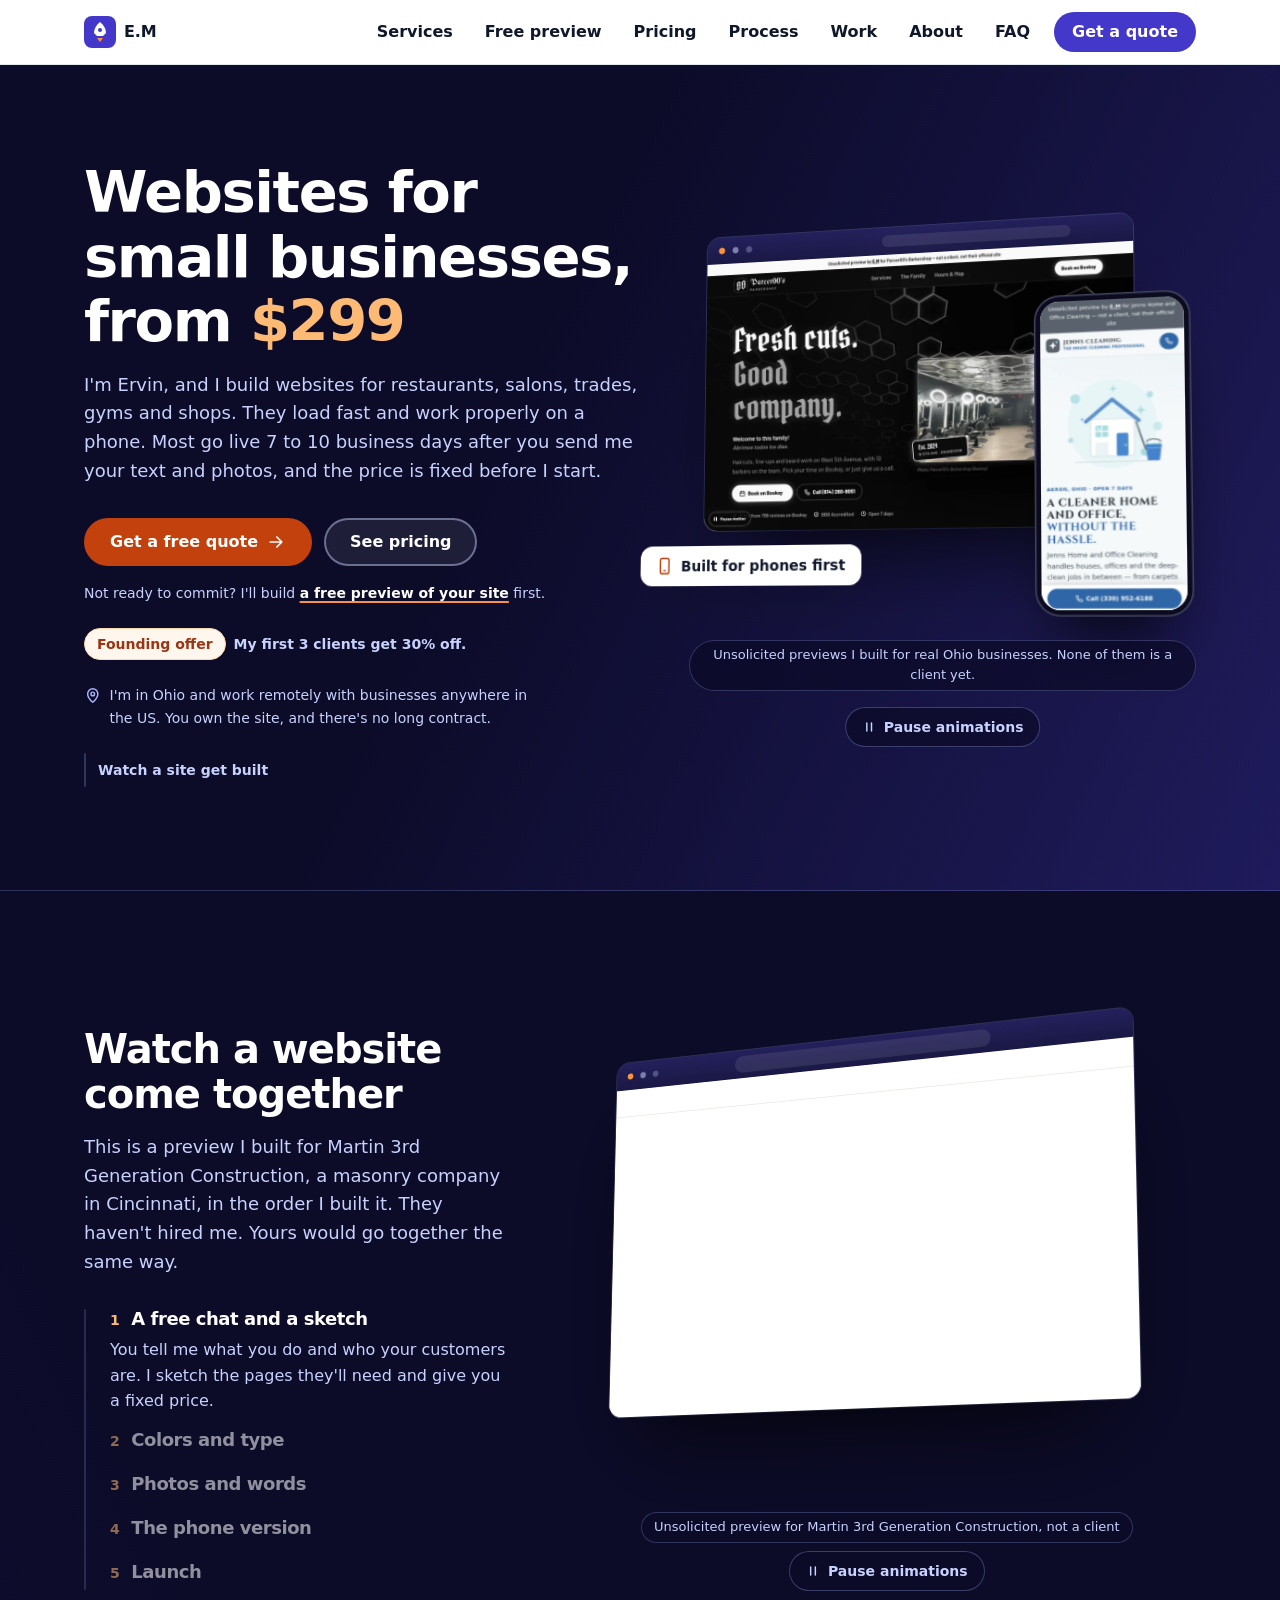
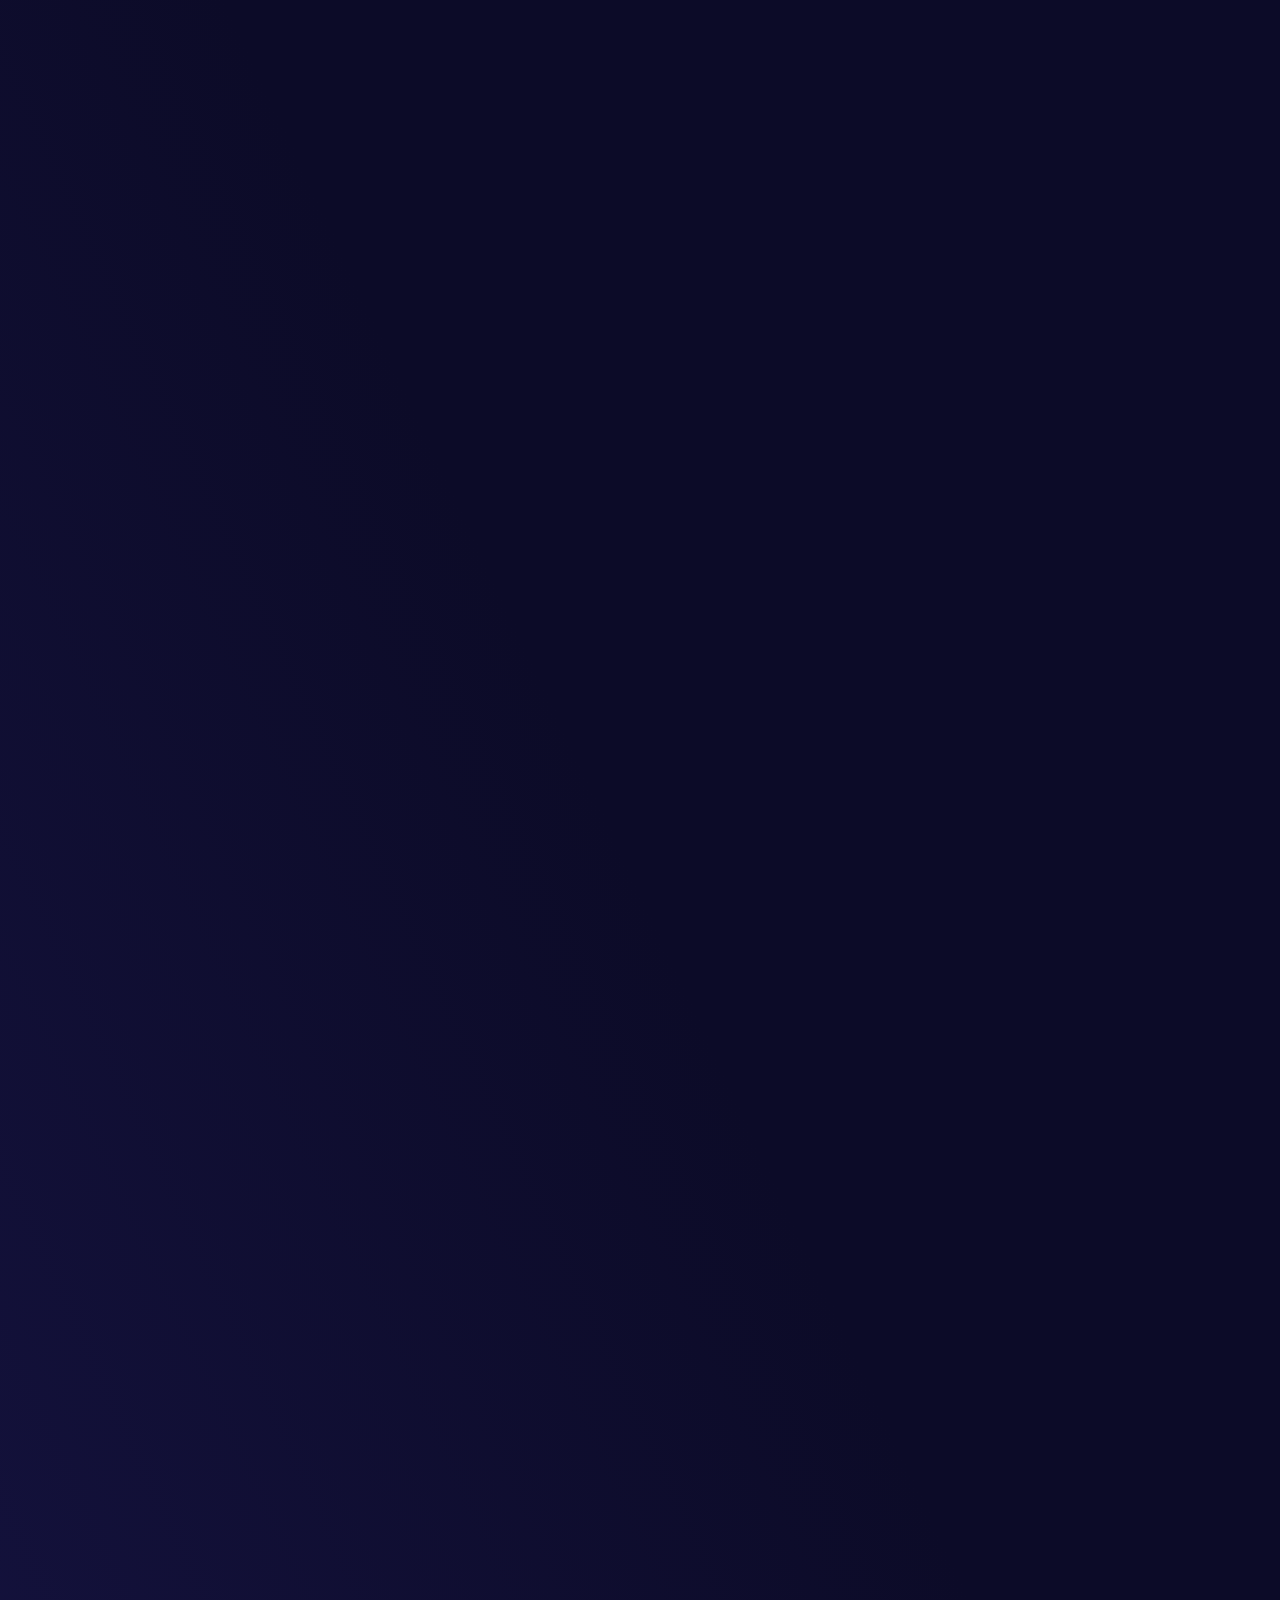
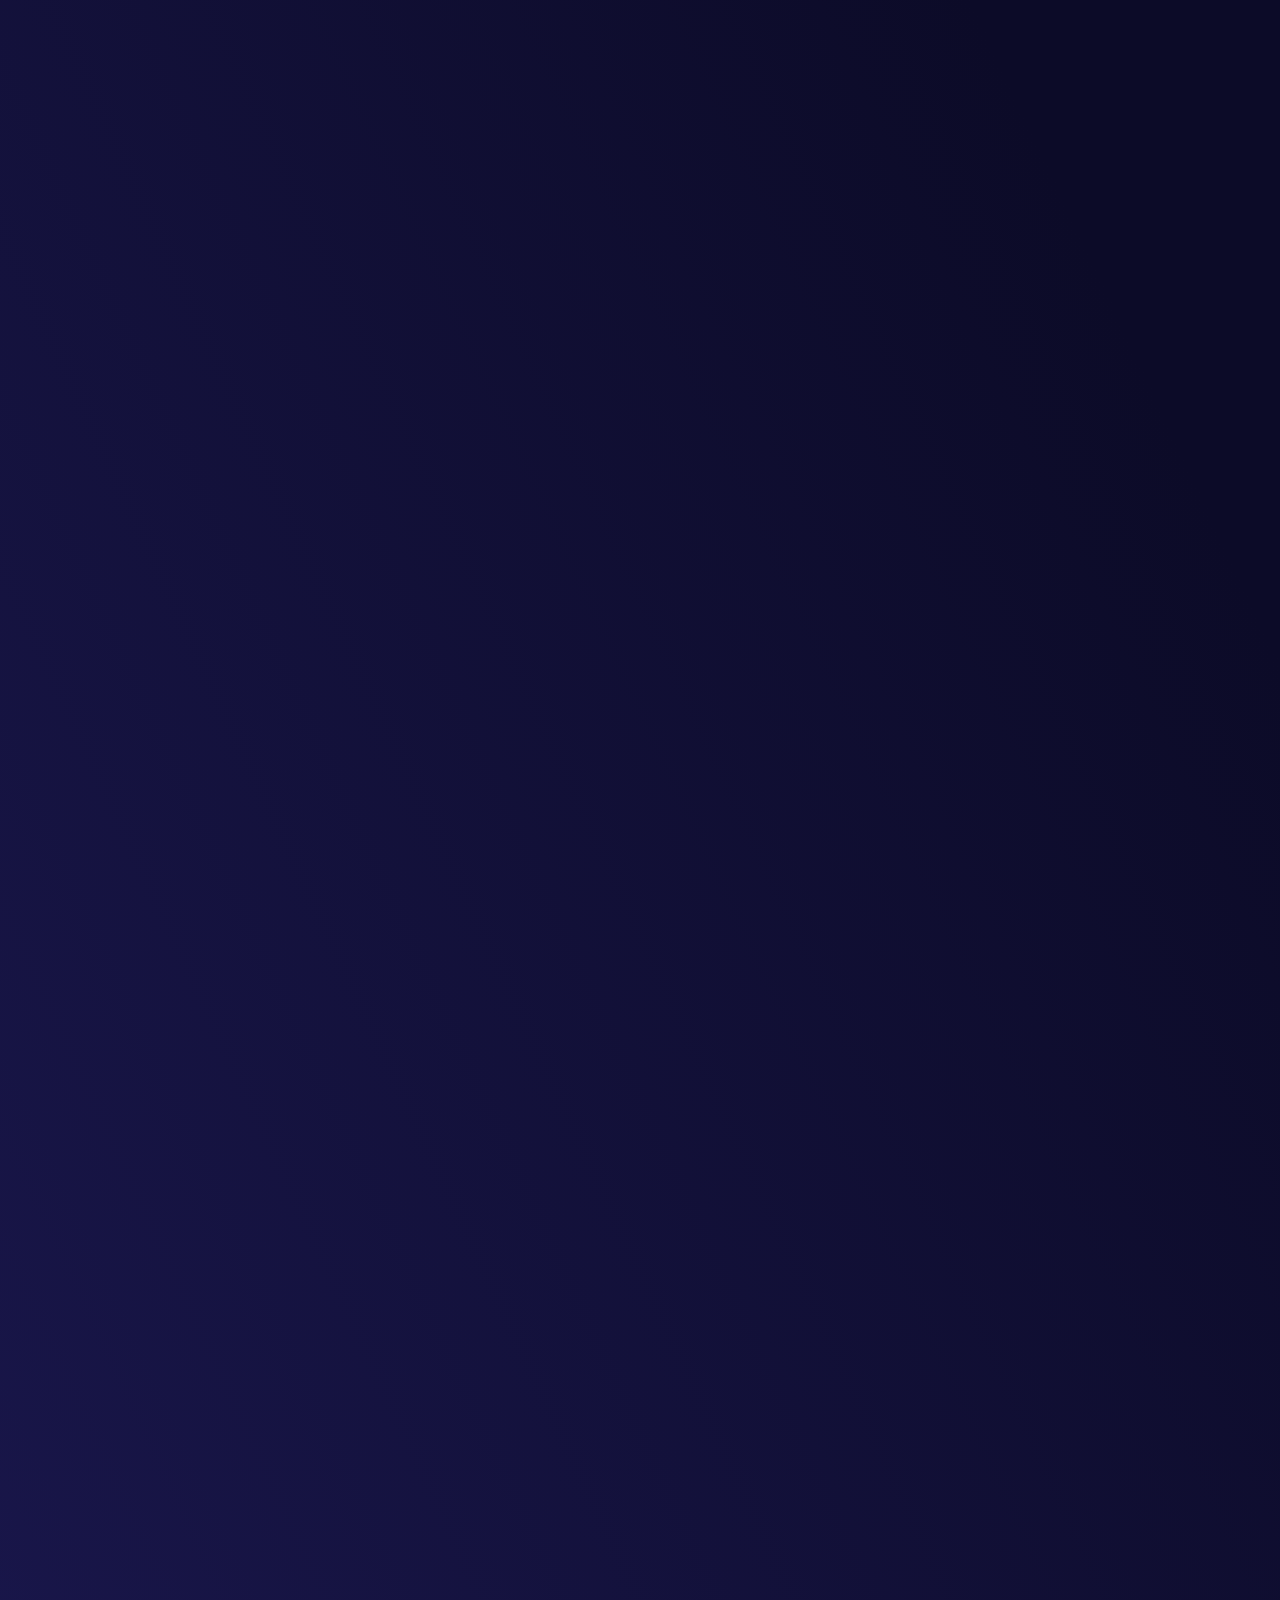
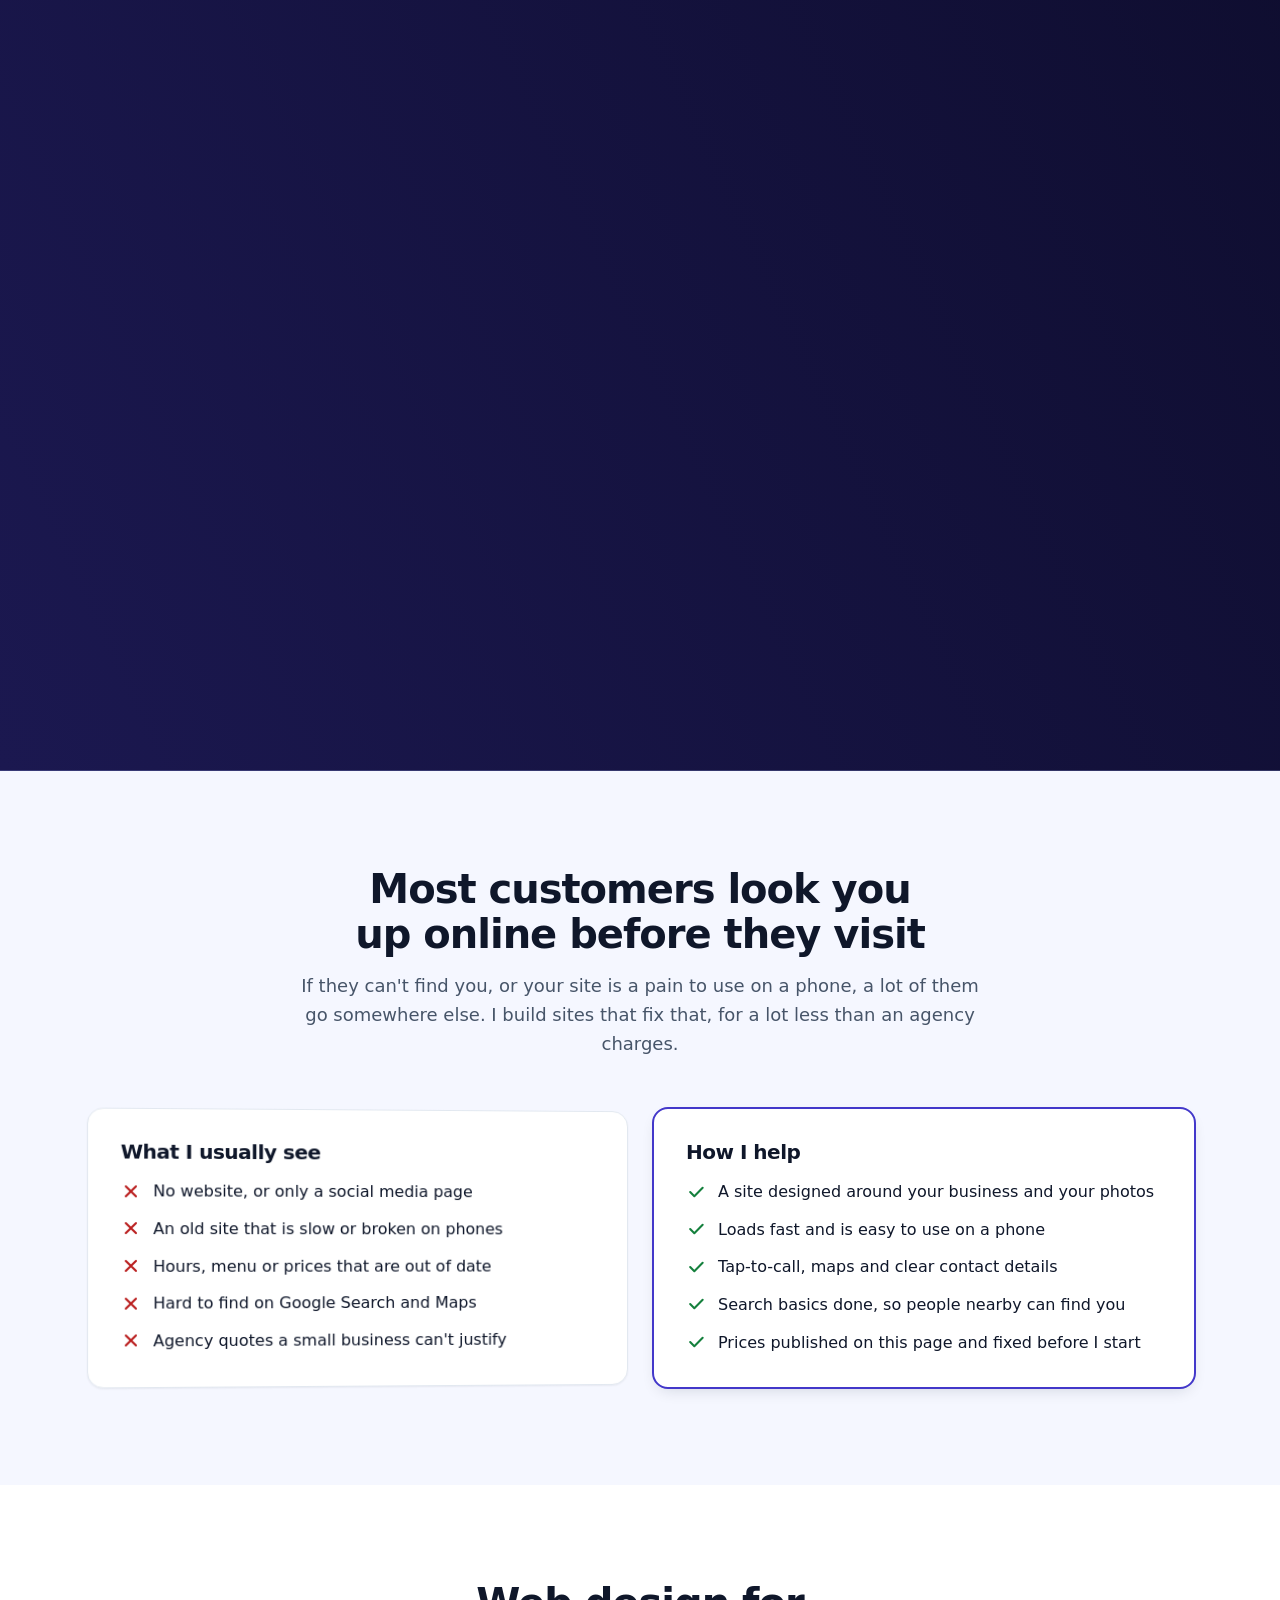
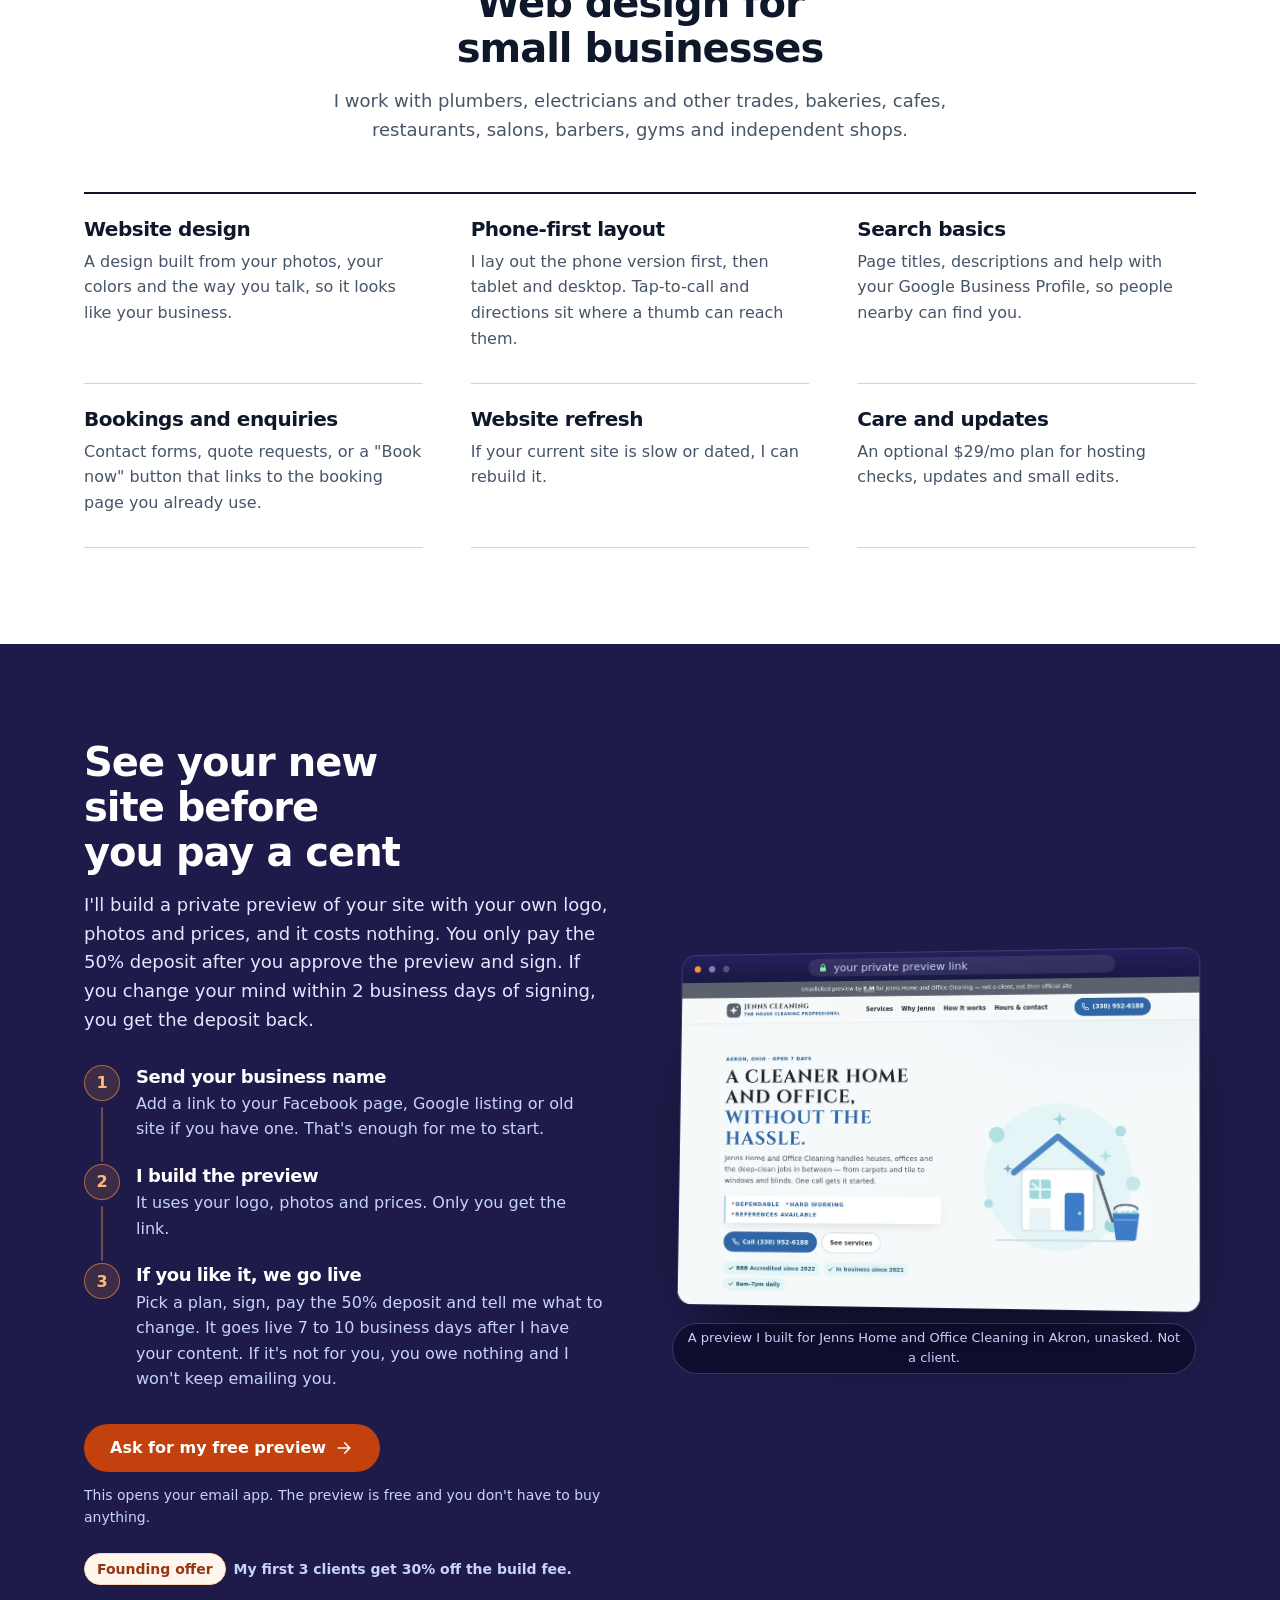
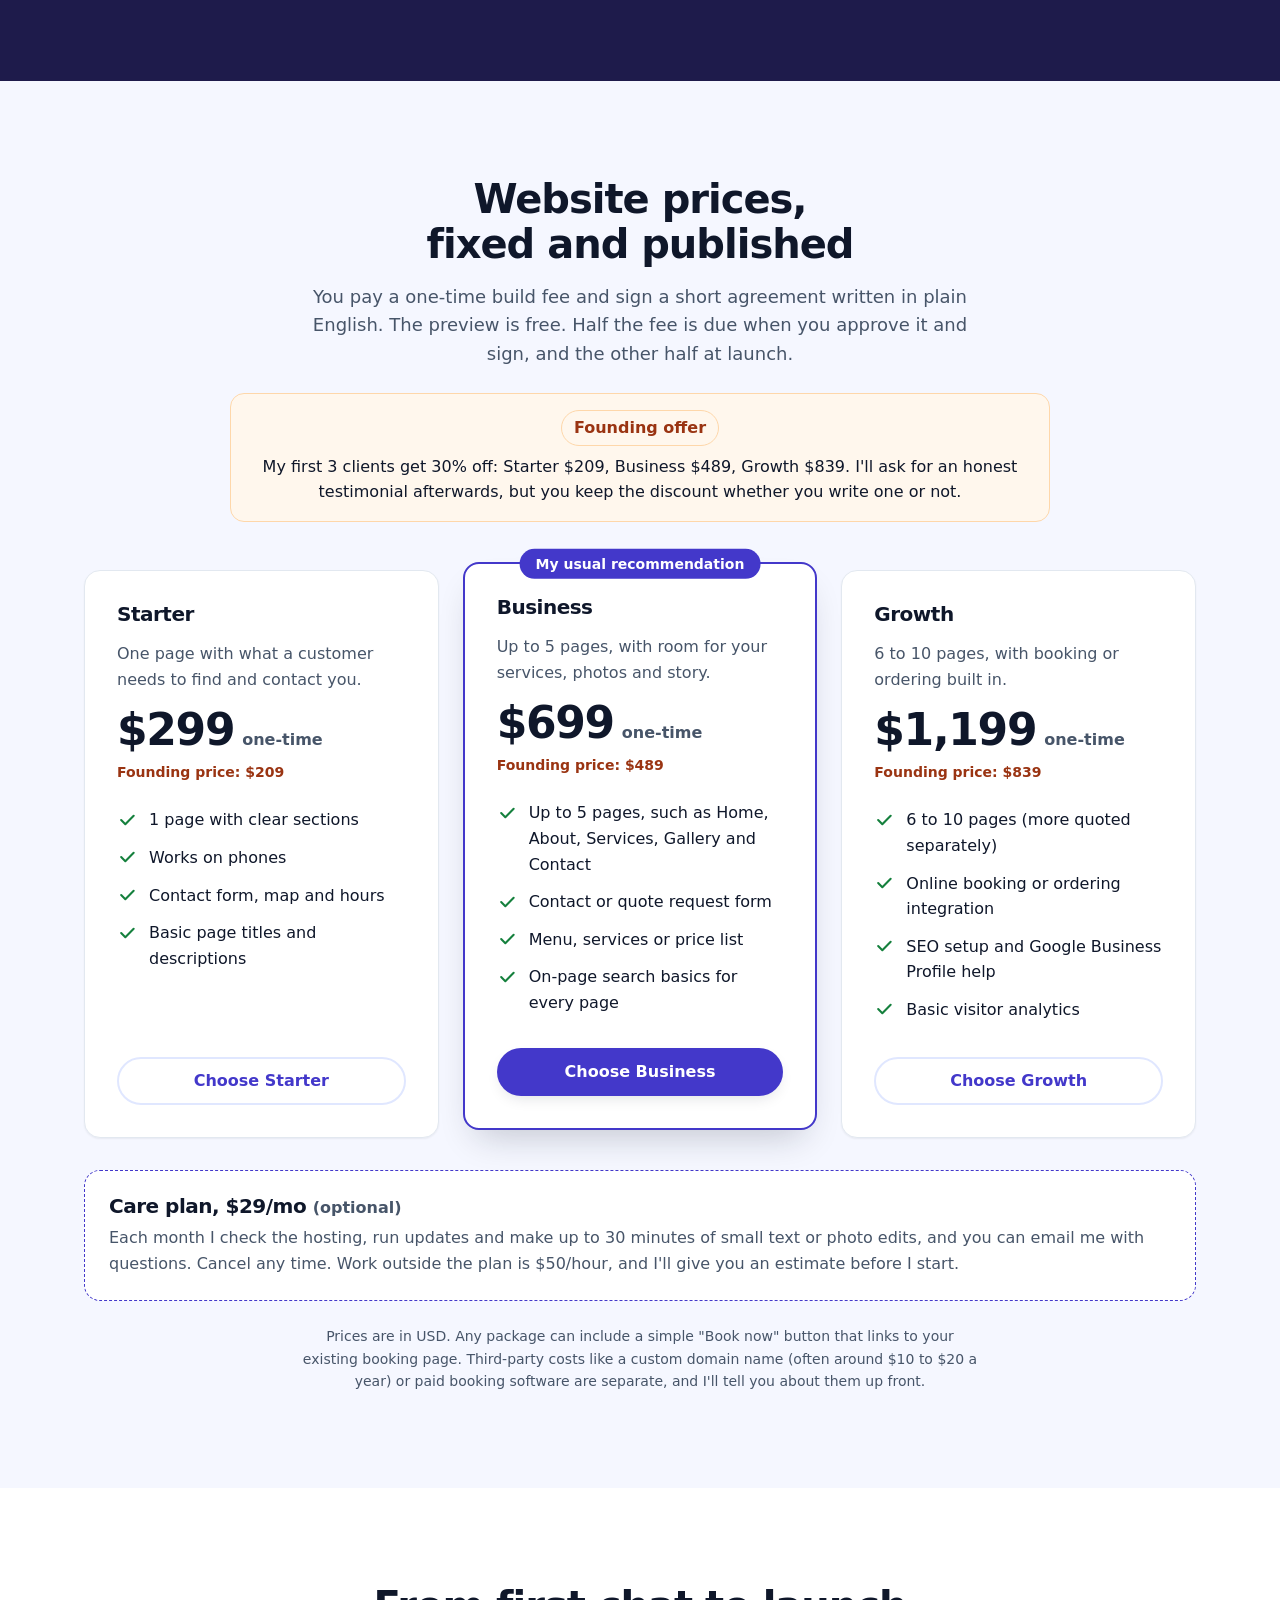
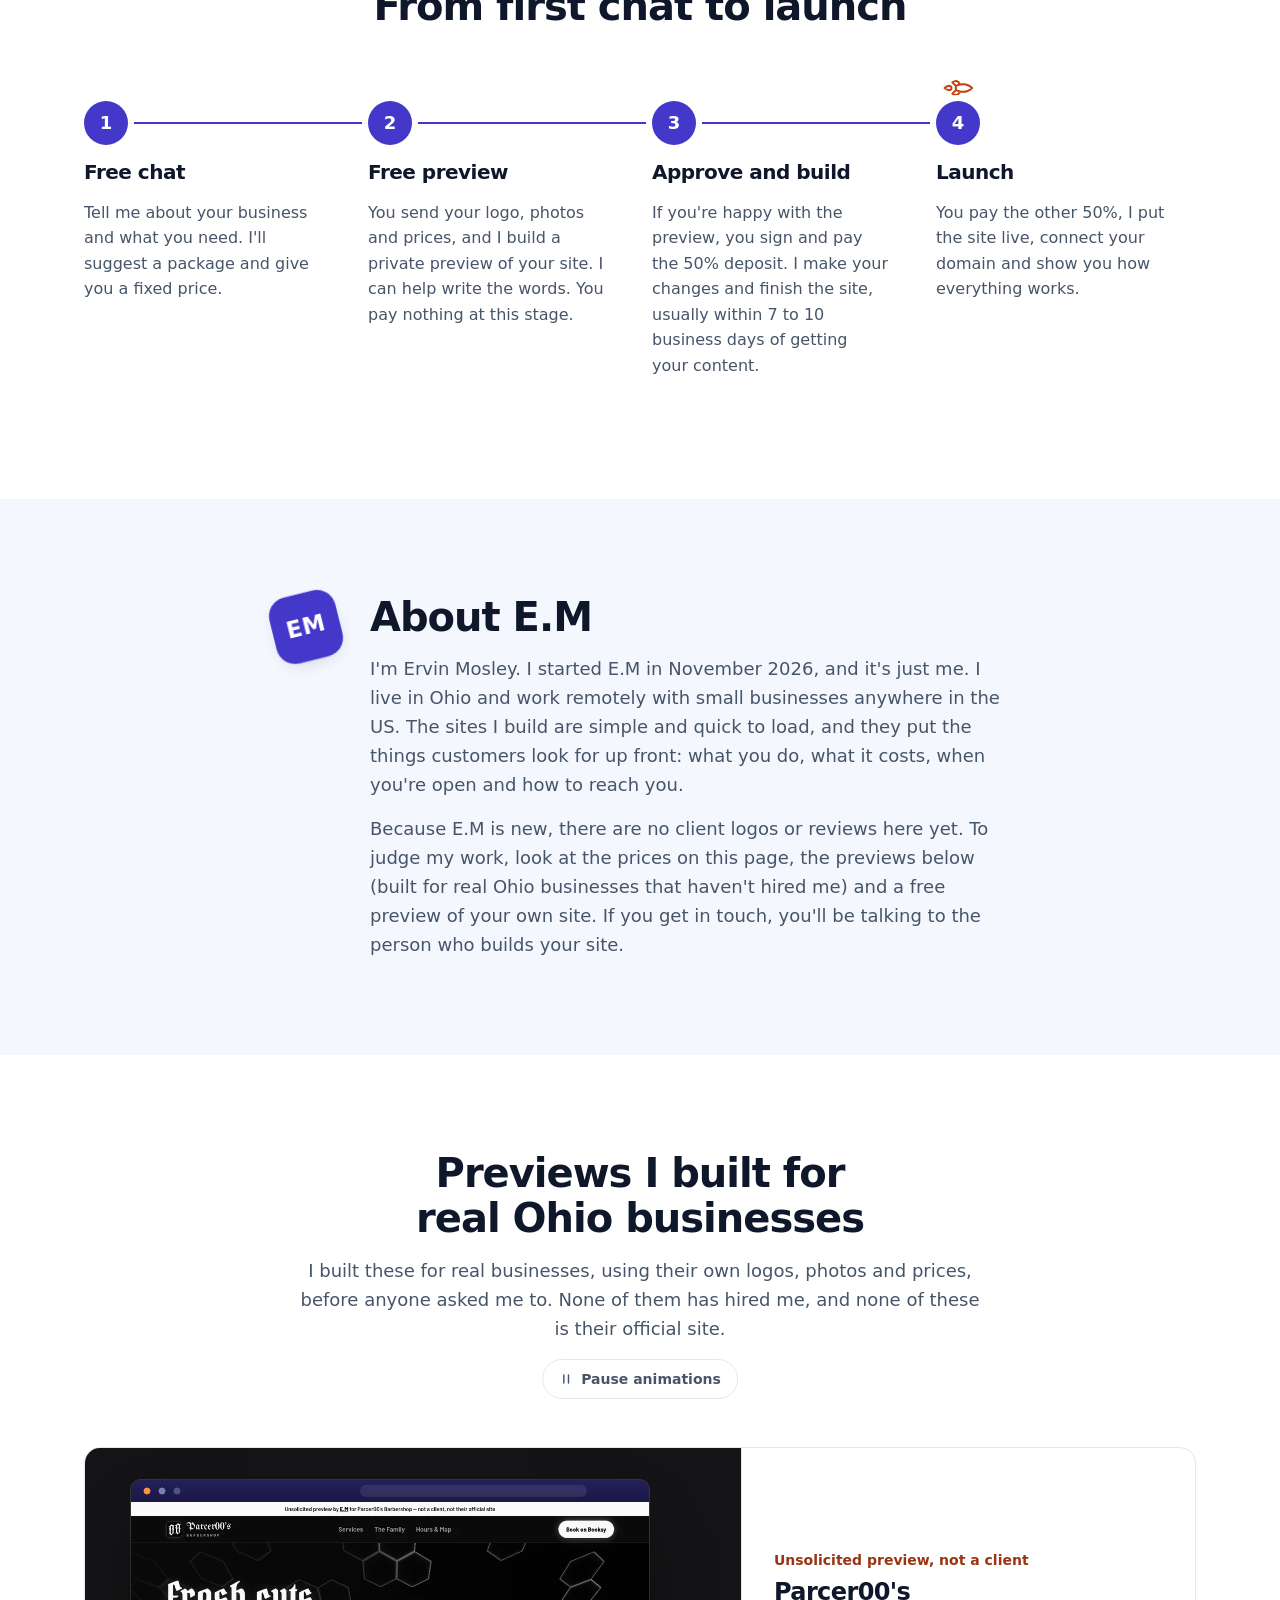
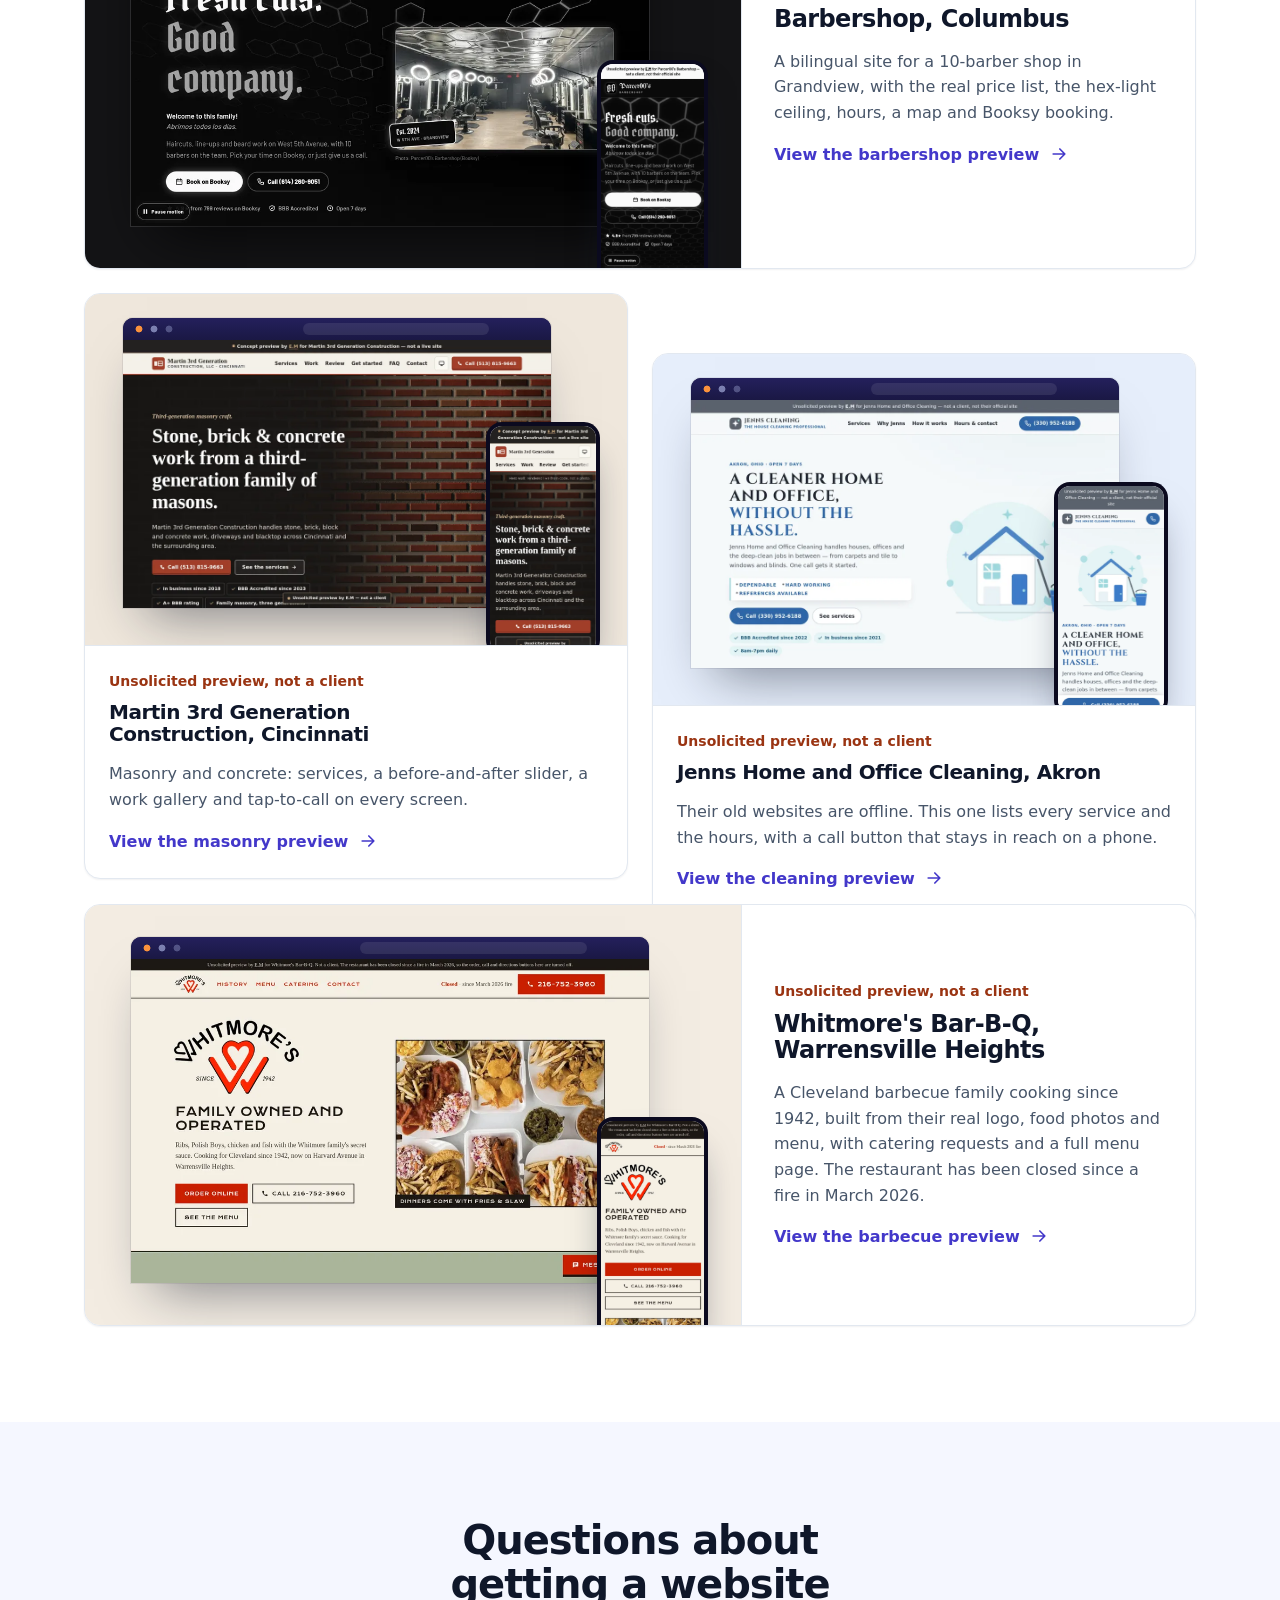
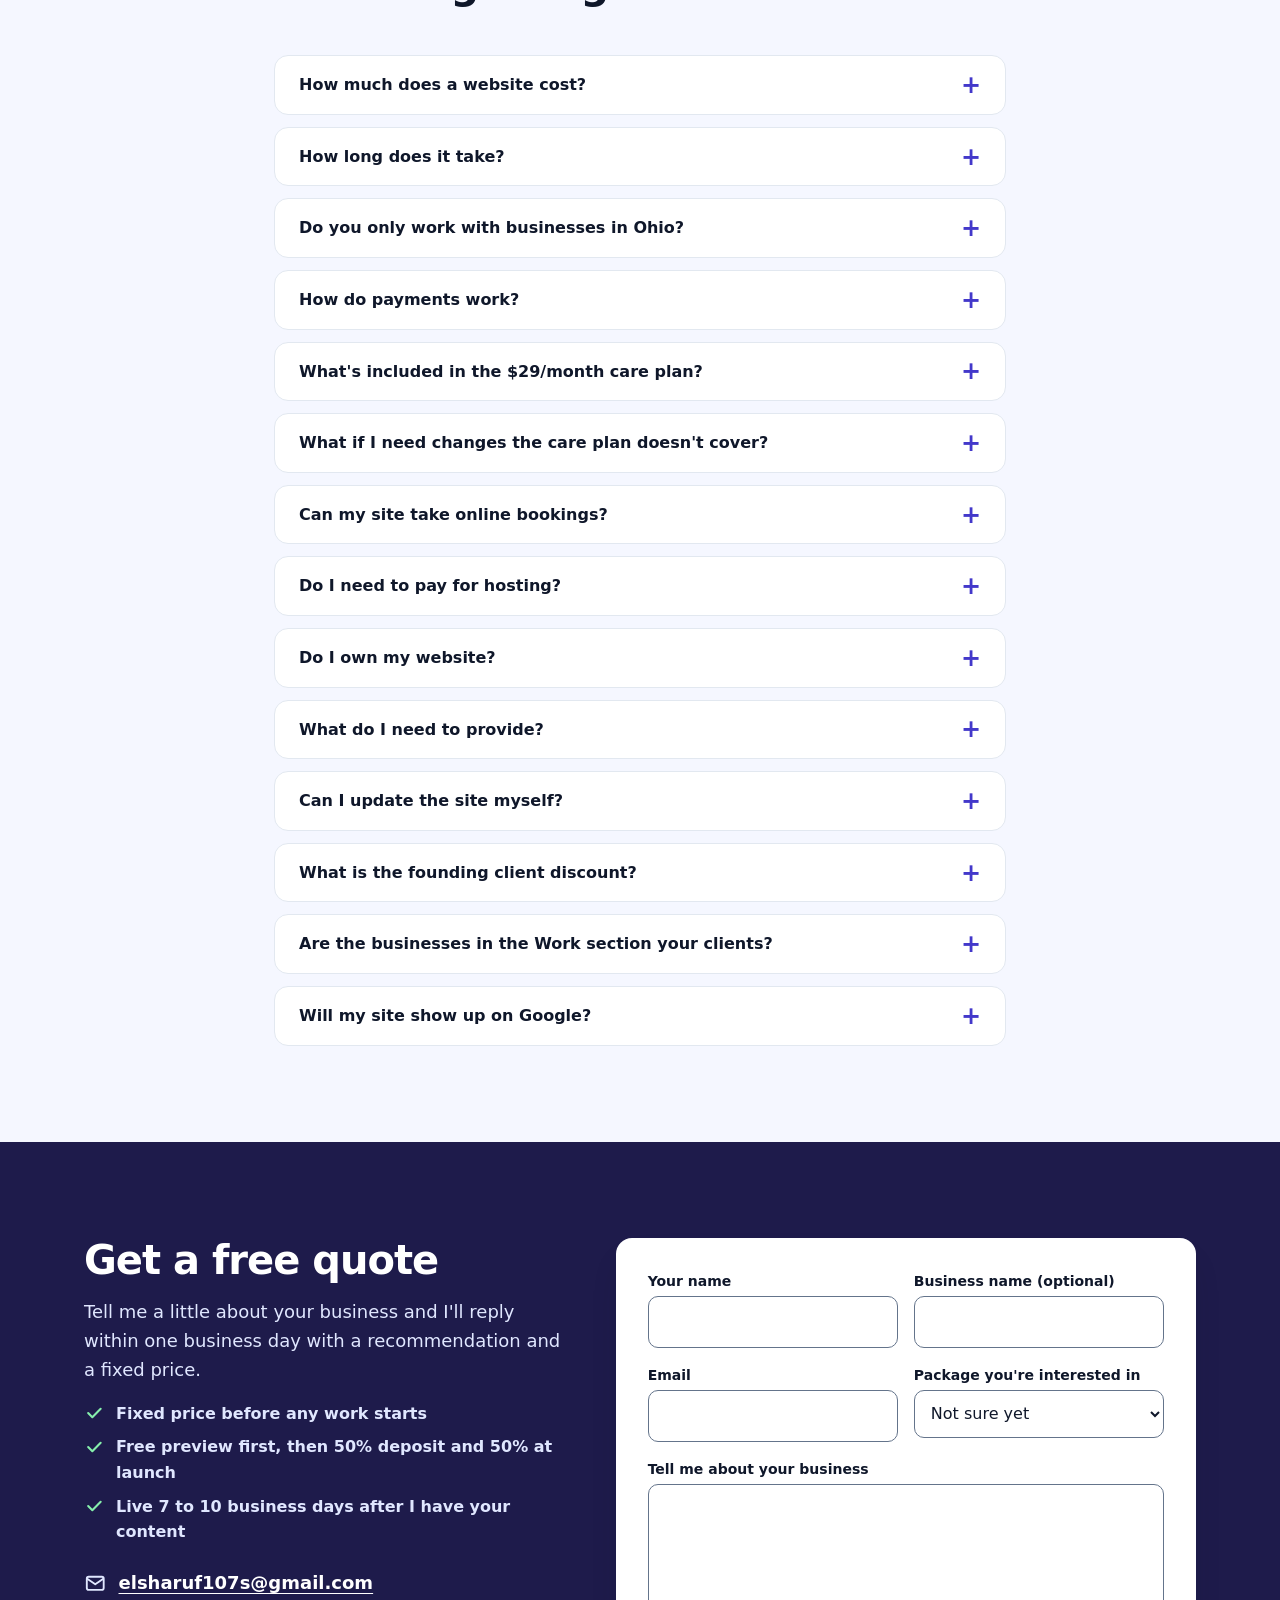
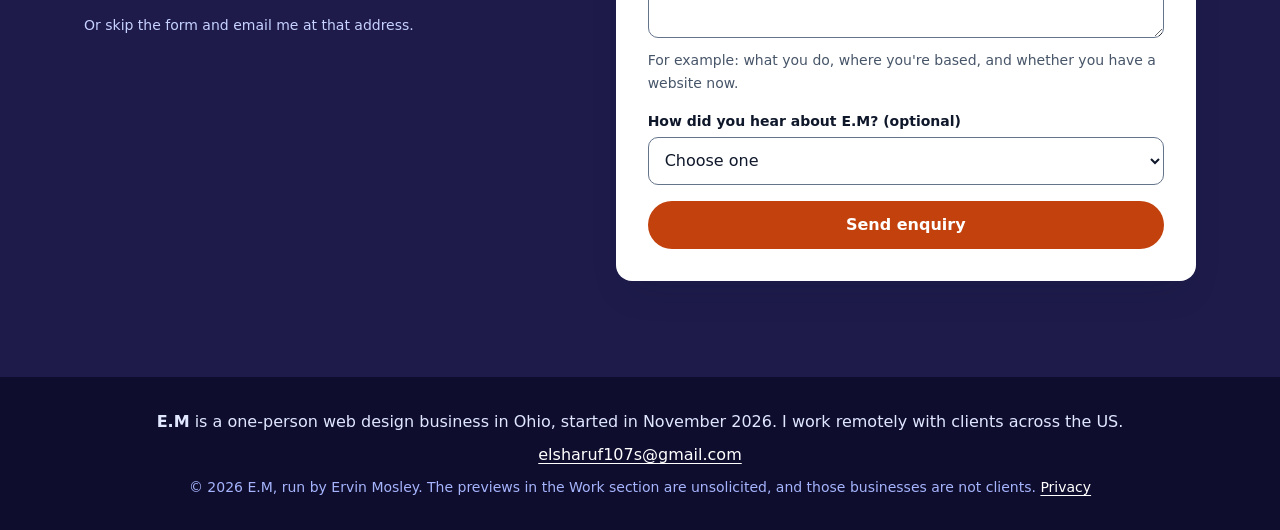
<file: index.html>
<!doctype html>
<html lang="en">
<head>
  <meta charset="utf-8">
<!--
  ================================================================
  E.M: QUICK EDIT GUIDE
  ================================================================
  Things you are most likely to change are in plain text here,
  with no build step. Use find-and-replace in your editor:

  - Business name:  "E.M"   (title, meta, header, footer)
  - Email:          "elsharuf107s@gmail.com"  (contact section, mailto links,
                    JSON-LD in <head>, and script.js for the form fallback)
  - Prices:         search for data-edit="price" ($299 Starter, $699 Business,
                    $1,199 Growth, $29/mo Care plan). Prices also appear in the
                    contact form dropdown, the FAQ, the meta description and the
                    JSON-LD block in <head>, so a find-and-replace on "$299",
                    "$699", "$1,199", "$29" (and "299", "699", "1199" in JSON-LD)
                    catches every copy.
  - Founding offer: search for data-edit="founding-offer". When the 3rd client
                    signs, delete those elements, the founding FAQ item (and its
                    copy in the JSON-LD FAQ), and the last sentence of the meta
                    description in the same edit.
  - FAQ:            the visible FAQ and the "FAQPage" part of the JSON-LD must use
                    exactly the same wording. Change both together.
  - Site URL:       "https://elsharuf107s-ux.github.io/em-webdev/" in the canonical,
                    Open Graph tags, JSON-LD and sitemap.xml.
  - Contact form:   search for "YOUR_FORM_ID" (see the comment above the form).
  - Security note:  the "Content-Security-Policy" line below only allows scripts
                    from this site. If you add analytics or another outside
                    script later, it will be blocked until you add its address
                    there. If you change the one-line inline script in <head>,
                    its sha256 hash in that line must be updated too.
                      - Visual effects: assets/js/fx.js (scroll reveals, 3D tilt, lazy videos,
                    the "Pause animations" buttons), assets/js/gl.js (the three
                    WebGL backgrounds), assets/js/build.js (the "Watch a website
                    come together" build story) and assets/js/scroll.js (the
                    scroll-driven effects). Screenshots of the preview sites are in
                    assets/media/; re-capture them if those sites change. To switch every effect off, delete the three
                    module <script> lines (fx.js,
                    build.js, scroll.js): the page still works and shows still
                    images and the finished build story instead.

  Every editable value is tagged data-edit="..." so you can find it quickly.
  ================================================================
-->
  <meta name="viewport" content="width=device-width, initial-scale=1">
  <meta http-equiv="Content-Security-Policy" content="default-src 'none'; script-src 'self' 'sha256-Du+OJKJSbdUgz5nrHeWWINvez6XKDDU/tyj/5c2uvwo='; style-src 'self' 'unsafe-inline'; img-src 'self' data:; media-src 'self'; form-action https://formspree.io; base-uri 'none'; object-src 'none'">
  <meta name="referrer" content="strict-origin-when-cross-origin">
  <title>Small Business Web Design from $299 | E.M, Ohio</title>
  <meta name="description" content="Websites for US small businesses, built by one web designer in Ohio. Fixed prices from $299. My first 3 clients get 30% off.">
  <meta name="author" content="Ervin Mosley">
  <meta name="theme-color" content="#312e81">
  <link rel="canonical" href="https://elsharuf107s-ux.github.io/em-webdev/">

  <!-- Open Graph / social sharing -->
  <meta property="og:type" content="website">
  <meta property="og:site_name" content="E.M">
  <meta property="og:title" content="Small Business Web Design from $299 | E.M, Ohio">
  <meta property="og:description" content="Websites for small businesses that load fast and work on phones. Prices are fixed and published, starting at $299. I'm in Ohio and work with clients anywhere in the US.">
  <meta property="og:url" content="https://elsharuf107s-ux.github.io/em-webdev/">
  <meta property="og:locale" content="en_US">
  <meta property="og:image" content="https://elsharuf107s-ux.github.io/em-webdev/og-image.png">
  <meta property="og:image:width" content="1200">
  <meta property="og:image:height" content="630">
  <meta property="og:image:alt" content="E.M: websites for small businesses, fixed prices from $299">
  <meta name="twitter:card" content="summary_large_image">
  <meta name="twitter:title" content="Small Business Web Design from $299 | E.M, Ohio">
  <meta name="twitter:description" content="Websites for small businesses that load fast and work on phones. Fixed prices from $299.">
  <meta name="twitter:image" content="https://elsharuf107s-ux.github.io/em-webdev/og-image.png">
  <meta name="twitter:image:alt" content="E.M: websites for small businesses, fixed prices from $299">

  <!-- Inline SVG favicon: no image files needed -->
  <link rel="icon" href="data:image/svg+xml,%3Csvg xmlns='http://www.w3.org/2000/svg' viewBox='0 0 32 32'%3E%3Crect width='32' height='32' rx='8' fill='%234338ca'/%3E%3Cpath d='M16 6c4 3 6 7 6 11l-3 3h-6l-3-3c0-4 2-8 6-11z' fill='%23fff'/%3E%3Ccircle cx='16' cy='14' r='2' fill='%234338ca'/%3E%3Cpath d='M13 22l3 4 3-4z' fill='%23fb923c'/%3E%3C/svg%3E">

  <script>document.documentElement.classList.add('js')</script>
  <link rel="stylesheet" href="styles.css">
  <script src="script.js" defer></script>
  <script type="module" src="assets/js/fx.js"></script>
  <script type="module" src="assets/js/build.js"></script>
  <script type="module" src="assets/js/scroll.js"></script>

  <script type="application/ld+json">
  {
    "@context": "https://schema.org",
    "@graph": [
      {
        "@type": "ProfessionalService",
        "@id": "https://elsharuf107s-ux.github.io/em-webdev/#business",
        "name": "E.M",
        "alternateName": "E.M Web Design",
        "description": "One-person web design studio based in Ohio, building fast-loading, mobile-friendly websites for small businesses across the United States.",
        "url": "https://elsharuf107s-ux.github.io/em-webdev/",
        "email": "elsharuf107s@gmail.com",
        "image": "https://elsharuf107s-ux.github.io/em-webdev/og-image.png",
        "founder": {
          "@type": "Person",
          "@id": "https://elsharuf107s-ux.github.io/em-webdev/#ervin-mosley",
          "name": "Ervin Mosley",
          "jobTitle": "Web designer",
          "url": "https://elsharuf107s-ux.github.io/em-webdev/#about"
        },
        "foundingLocation": {
          "@type": "Place",
          "name": "Ohio, United States"
        },
        "address": { "@type": "PostalAddress", "addressRegion": "OH", "addressCountry": "US" },
        "areaServed": { "@type": "Country", "name": "United States" },
        "foundingDate": "2026-11",
        "knowsAbout": [
          "Web design",
          "Responsive web design",
          "Small business websites",
          "Search engine optimization basics",
          "Google Business Profile"
        ],
        "priceRange": "$299 - $1,199",
        "currenciesAccepted": "USD",
        "hasOfferCatalog": {
          "@type": "OfferCatalog",
          "name": "Website packages",
          "itemListElement": [
            {
              "@type": "Offer",
              "name": "Starter website",
              "priceCurrency": "USD",
              "itemOffered": {
                "@type": "Service",
                "name": "Starter website",
                "description": "One-page, mobile-friendly website with a contact form, contact details, map, hours and basic page titles and descriptions."
              },
              "price": "299"
            },
            {
              "@type": "Offer",
              "name": "Business website",
              "priceCurrency": "USD",
              "itemOffered": {
                "@type": "Service",
                "name": "Business website",
                "description": "Website of up to 5 pages with a contact or quote request form, a menu, services or price list, and on-page search basics."
              },
              "price": "699"
            },
            {
              "@type": "Offer",
              "name": "Growth website",
              "priceCurrency": "USD",
              "itemOffered": {
                "@type": "Service",
                "name": "Growth website",
                "description": "Website of 6 to 10 pages with booking or ordering integration, SEO setup, Google Business Profile help and basic analytics."
              },
              "price": "1199"
            },
            {
              "@type": "Offer",
              "name": "Website care plan",
              "priceCurrency": "USD",
              "itemOffered": {
                "@type": "Service",
                "name": "Website care plan",
                "description": "Hosting checks, updates and up to 30 minutes of small edits each month. Cancel any time."
              },
              "priceSpecification": {
                "@type": "UnitPriceSpecification",
                "price": "29",
                "priceCurrency": "USD",
                "unitText": "MONTH"
              }
            },
            {
              "@type": "Offer",
              "name": "Additional website work",
              "priceCurrency": "USD",
              "itemOffered": {
                "@type": "Service",
                "name": "Additional website work",
                "description": "Website work outside a package or the care plan, estimated before it starts."
              },
              "priceSpecification": {
                "@type": "UnitPriceSpecification",
                "price": "50",
                "priceCurrency": "USD",
                "unitText": "HOUR"
              }
            }
          ]
        }
      },
      {
        "@type": "WebSite",
        "@id": "https://elsharuf107s-ux.github.io/em-webdev/#website",
        "url": "https://elsharuf107s-ux.github.io/em-webdev/",
        "name": "E.M",
        "publisher": {
          "@id": "https://elsharuf107s-ux.github.io/em-webdev/#business"
        },
        "inLanguage": "en-US"
      },
      {
        "@type": "FAQPage",
        "@id": "https://elsharuf107s-ux.github.io/em-webdev/#faq",
        "mainEntity": [
          {
            "@type": "Question",
            "name": "How much does a website cost?",
            "acceptedAnswer": {
              "@type": "Answer",
              "text": "Starter (1 page) is $299, Business (up to 5 pages) is $699 and Growth (6 to 10 pages, with booking or ordering integration, SEO setup and analytics) is $1,199. These are one-time build fees. The optional care plan is $29 a month."
            }
          },
          {
            "@type": "Question",
            "name": "How long does it take?",
            "acceptedAnswer": {
              "@type": "Answer",
              "text": "Most sites go live 7 to 10 business days after I have your text, photos and logo. The sooner you send them, the sooner the site is live."
            }
          },
          {
            "@type": "Question",
            "name": "Do you only work with businesses in Ohio?",
            "acceptedAnswer": {
              "@type": "Answer",
              "text": "No. I'm in Ohio, but I work remotely with small businesses anywhere in the US. We can do everything by email, or on a video call if you'd rather talk."
            }
          },
          {
            "@type": "Question",
            "name": "How do payments work?",
            "acceptedAnswer": {
              "@type": "Answer",
              "text": "The preview is free. You pay a 50% deposit after you approve the preview and sign. If you cancel in writing within 2 business days of signing, I refund the whole deposit. The other 50% is due at launch. The care plan is billed monthly, and you can cancel it any time."
            }
          },
          {
            "@type": "Question",
            "name": "What's included in the $29/month care plan?",
            "acceptedAnswer": {
              "@type": "Answer",
              "text": "Hosting checks, updates and up to 30 minutes of small text or photo edits each month. You can cancel any time."
            }
          },
          {
            "@type": "Question",
            "name": "What if I need changes the care plan doesn't cover?",
            "acceptedAnswer": {
              "@type": "Answer",
              "text": "Extra work is $50 an hour. I'll give you an estimate first, and I don't start until you say yes."
            }
          },
          {
            "@type": "Question",
            "name": "Can my site take online bookings?",
            "acceptedAnswer": {
              "@type": "Answer",
              "text": "Yes. Any package can include a simple \"Book now\" button that links to the booking page you already use. Setting up booking or ordering inside your site is part of the Growth package."
            }
          },
          {
            "@type": "Question",
            "name": "Do I need to pay for hosting?",
            "acceptedAnswer": {
              "@type": "Answer",
              "text": "For most simple sites, no. I can put your site on free static hosting. If you want your own domain name (like yourbusiness.com), you pay the registrar for it directly, often $10 to $20 a year."
            }
          },
          {
            "@type": "Question",
            "name": "Do I own my website?",
            "acceptedAnswer": {
              "@type": "Answer",
              "text": "Yes. Once the build is paid for, the site and its content are yours, and I'll hand over all the files if you ever want to move."
            }
          },
          {
            "@type": "Question",
            "name": "What do I need to provide?",
            "acceptedAnswer": {
              "@type": "Answer",
              "text": "Your logo if you have one, photos of your work or your premises, and the basics: services, prices and hours. If you're short on good photos or text, I'll help."
            }
          },
          {
            "@type": "Question",
            "name": "Can I update the site myself?",
            "acceptedAnswer": {
              "@type": "Answer",
              "text": "Yes, and I'll show you how. If you'd rather not, the optional $29/mo care plan lets you email me your changes instead."
            }
          },
          {
            "@type": "Question",
            "name": "What is the founding client discount?",
            "acceptedAnswer": {
              "@type": "Answer",
              "text": "E.M is new, so my first 3 clients get 30% off the build fee: Starter $209, Business $489, Growth $839. I'll ask for an honest testimonial, but it's optional and you keep the discount either way. I don't give discounts or anything else in exchange for Google reviews."
            }
          },
          {
            "@type": "Question",
            "name": "Are the businesses in the Work section your clients?",
            "acceptedAnswer": {
              "@type": "Answer",
              "text": "Not yet. Parcer00's Barbershop, Martin 3rd Generation Construction, Jenns Home and Office Cleaning and Whitmore's Bar-B-Q are real businesses, but they haven't hired me. Whitmore's has been closed since a fire in March 2026. I built those previews on my own to show what I'd make for them. When I have paid client work, it will be labeled as client work."
            }
          },
          {
            "@type": "Question",
            "name": "Will my site show up on Google?",
            "acceptedAnswer": {
              "@type": "Answer",
              "text": "I set up every site so Google can read it, with page titles, descriptions, a layout that works on phones and a link to your Google Business Profile. I can't promise where you'll rank, and nobody else honestly can either, but the basics will be done right."
            }
          }
        ]
      }
    ]
  }
  </script>
</head>
<body>
  <a class="skip-link" href="#main">Skip to main content</a>

  <!-- Inline SVG icon sprite (decorative, referenced with <use>) -->
  <svg width="0" height="0" class="sr-only" aria-hidden="true" focusable="false">
    <symbol id="i-rocket" viewBox="0 0 24 24"><path fill="none" stroke="currentColor" stroke-width="2" stroke-linecap="round" stroke-linejoin="round" d="M4.5 16.5c-1.5 1.3-2 5-2 5s3.7-.5 5-2c.7-.8.7-2.1-.1-2.9a2.2 2.2 0 0 0-2.9-.1zM12 15l-3-3a22 22 0 0 1 2-3.9A12.9 12.9 0 0 1 22 2c0 2.7-.8 7.5-6 11a22.4 22.4 0 0 1-4 2zM9 12H4s.6-3 2-4c1.6-1.1 5 0 5 0M12 15v5s3-.6 4-2c1.1-1.6 0-5 0-5"/></symbol>
    <symbol id="i-phone" viewBox="0 0 24 24"><rect x="6" y="2" width="12" height="20" rx="2.5" fill="none" stroke="currentColor" stroke-width="2"/><path d="M11 18h2" stroke="currentColor" stroke-width="2" stroke-linecap="round"/></symbol>
    <symbol id="i-search" viewBox="0 0 24 24"><circle cx="11" cy="11" r="7" fill="none" stroke="currentColor" stroke-width="2"/><path d="m20 20-4-4" stroke="currentColor" stroke-width="2" stroke-linecap="round"/></symbol>
    <symbol id="i-calendar" viewBox="0 0 24 24"><rect x="3" y="4" width="18" height="17" rx="2" fill="none" stroke="currentColor" stroke-width="2"/><path d="M3 9h18M8 2v4M16 2v4" stroke="currentColor" stroke-width="2" stroke-linecap="round"/></symbol>
    <symbol id="i-pen" viewBox="0 0 24 24"><path fill="none" stroke="currentColor" stroke-width="2" stroke-linecap="round" stroke-linejoin="round" d="M12 20h9M16.5 3.5a2.1 2.1 0 0 1 3 3L7 19l-4 1 1-4z"/></symbol>
    <symbol id="i-wrench" viewBox="0 0 24 24"><path fill="none" stroke="currentColor" stroke-width="2" stroke-linecap="round" stroke-linejoin="round" d="M14.7 6.3a1 1 0 0 0 0 1.4l1.6 1.6a1 1 0 0 0 1.4 0l3.8-3.8a6 6 0 0 1-7.9 7.9l-6.9 6.9a2.1 2.1 0 0 1-3-3l6.9-6.9a6 6 0 0 1 7.9-7.9z"/></symbol>
    <symbol id="i-check" viewBox="0 0 24 24"><path fill="none" stroke="currentColor" stroke-width="2.5" stroke-linecap="round" stroke-linejoin="round" d="m5 12 5 5L20 7"/></symbol>
    <symbol id="i-x" viewBox="0 0 24 24"><path fill="none" stroke="currentColor" stroke-width="2.5" stroke-linecap="round" d="M6 6l12 12M18 6 6 18"/></symbol>
    <symbol id="i-mail" viewBox="0 0 24 24"><rect x="3" y="5" width="18" height="14" rx="2" fill="none" stroke="currentColor" stroke-width="2"/><path d="m3 7 9 6 9-6" fill="none" stroke="currentColor" stroke-width="2" stroke-linejoin="round"/></symbol>
    <symbol id="i-arrow" viewBox="0 0 24 24"><path fill="none" stroke="currentColor" stroke-width="2" stroke-linecap="round" stroke-linejoin="round" d="M5 12h14M13 6l6 6-6 6"/></symbol>
    <symbol id="i-bolt" viewBox="0 0 24 24"><path fill="none" stroke="currentColor" stroke-width="2" stroke-linejoin="round" d="M13 2 4 14h7l-1 8 9-12h-7z"/></symbol>
    <symbol id="i-shield" viewBox="0 0 24 24"><path fill="none" stroke="currentColor" stroke-width="2" stroke-linejoin="round" d="M12 3 4 6v6c0 5 3.5 8 8 9 4.5-1 8-4 8-9V6z"/><path fill="none" stroke="currentColor" stroke-width="2" stroke-linecap="round" stroke-linejoin="round" d="m9 12 2 2 4-4"/></symbol>
    <symbol id="i-pin" viewBox="0 0 24 24"><path fill="none" stroke="currentColor" stroke-width="2" stroke-linejoin="round" d="M12 21s-7-6.2-7-11.5a7 7 0 0 1 14 0C19 14.8 12 21 12 21z"/><circle cx="12" cy="9.5" r="2.5" fill="none" stroke="currentColor" stroke-width="2"/></symbol>
  </svg>

  <header class="site-header">
    <span class="scroll-progress" aria-hidden="true"></span>
    <div class="container header-inner">
      <a class="brand" href="#top" aria-label="E.M, back to top">
        <svg class="brand-mark" viewBox="0 0 32 32" aria-hidden="true" focusable="false"><rect width="32" height="32" rx="8" fill="currentColor"/><path d="M16 6c4 3 6 7 6 11l-3 3h-6l-3-3c0-4 2-8 6-11z" fill="#fff"/><circle cx="16" cy="14" r="2" fill="currentColor"/><path d="M13 22l3 4 3-4z" fill="#fb923c"/></svg>
        <span data-edit="business-name">E.M</span>
      </a>
      <div class="header-actions">
        <a class="btn btn-small header-cta" href="#contact">Get a quote</a>
        <button class="nav-toggle" type="button" aria-expanded="false" aria-controls="site-nav">
          <span class="nav-toggle-bar" aria-hidden="true"></span>
          <span class="sr-only">Menu</span>
        </button>
      </div>
      <nav id="site-nav" class="site-nav" aria-label="Main">
        <ul>
          <li><a href="#services">Services</a></li>
          <li><a href="#preview">Free preview</a></li>
          <li><a href="#pricing">Pricing</a></li>
          <li><a href="#process">Process</a></li>
          <li><a href="#work">Work</a></li>
          <li><a href="#about">About</a></li>
          <li><a href="#faq">FAQ</a></li>
          <li class="nav-cta"><a class="btn btn-small" href="#contact">Get a quote</a></li>
        </ul>
      </nav>
    </div>
  </header>

  <main id="main">
    <!-- HERO -->
    <section id="top" class="hero" aria-labelledby="hero-title">
      <div class="container hero-inner">
        <div class="hero-copy">
          <h1 id="hero-title">Websites for small businesses, from <span data-edit="price">$299</span></h1>
          <p class="lead">I'm Ervin, and I build websites for restaurants, salons, trades, gyms and shops. They load fast and work properly on a phone. Most go live 7 to 10 business days after you send me your text and photos, and the price is fixed before I start.</p>
          <div class="hero-actions">
            <a class="btn btn-accent" href="#contact">Get a free quote <svg class="icon" aria-hidden="true"><use href="#i-arrow"/></svg></a>
            <a class="btn btn-ghost" href="#pricing">See pricing</a>
          </div>
          <p class="hero-preview">Not ready to commit? I'll build <a href="#preview">a free preview of your site</a> first.</p>
          <p class="hero-offer" data-edit="founding-offer"><span class="pill">Founding offer</span> My first 3 clients get 30% off.</p>
          <p class="hero-location"><svg class="icon" aria-hidden="true"><use href="#i-pin"/></svg> I'm in Ohio and work remotely with businesses anywhere in the US. You own the site, and there's no long contract.</p>
          <a class="scroll-cue" href="#build"><span class="scroll-cue-line" aria-hidden="true"></span>Watch a site get built</a>
        </div>

        <!-- Decorative: real screenshots of two of the preview sites in a 3D device rig.
             The WebGL background and the tilt are added by assets/js/fx.js; without
             JS or WebGL this shows as a still image on a CSS gradient. -->
        <figure class="hero-stage">
          <div class="device-rig" aria-hidden="true">
            <div class="device-browser">
              <div class="browser-bar"><span class="browser-dots"></span><span class="browser-url"></span></div>
              <div class="browser-screen">
                <img src="assets/media/parceros-barbershop-desktop.webp" width="960" height="600" alt="" decoding="async">
              </div>
              <span class="device-glare"></span>
            </div>
            <div class="device-phone">
              <div class="phone-screen"><img class="phone-pan" src="assets/media/jenns-cleaning-mobile.webp" width="585" height="3300" alt="" decoding="async" fetchpriority="low"></div>
              <span class="device-glare"></span>
            </div>
            <div class="device-chip">
              <svg class="icon" aria-hidden="true"><use href="#i-phone"/></svg>
              <span>Built for phones first</span>
            </div>
          </div>
          <figcaption class="stage-caption">Unsolicited previews I built for real Ohio businesses. None of them is a client yet.</figcaption>
        </figure>
      </div>
    </section>

    <!-- BUILD STORY: the Martin 3rd Generation preview assembles itself as you scroll.
         Without JS, or with reduced motion, it shows the finished site and all
         five steps as a normal list. The scrolling is added by assets/js/build.js. -->
    <section id="build" class="build s0 s1 s2 s3 s4" aria-labelledby="build-title">
      <div class="build-pin">
        <div class="container build-inner">
          <div class="build-copy">
            <h2 id="build-title">Watch a website come together</h2>
            <p class="build-lead">This is a preview I built for Martin 3rd Generation Construction, a masonry company in Cincinnati, in the order I built it. They haven't hired me. Yours would go together the same way.</p>
            <ol class="build-steps">
              <li class="build-step" data-step="0">
                <h3>A free chat and a sketch</h3>
                <p>You tell me what you do and who your customers are. I sketch the pages they'll need and give you a fixed price.</p>
              </li>
              <li class="build-step" data-step="1">
                <h3>Colors and type</h3>
                <p>Your brand colors and lettering go in first. Everything after that is built around them.</p>
              </li>
              <li class="build-step" data-step="2">
                <h3>Photos and words</h3>
                <p>Then your photos, menu, prices and hours. If your photos or text need work, I'll help with that.</p>
              </li>
              <li class="build-step" data-step="3">
                <h3>The phone version</h3>
                <p>A lot of your customers will find you on a phone, so I lay that version out first, with tap-to-call and directions near the top.</p>
              </li>
              <li class="build-step" data-step="4">
                <h3>Launch</h3>
                <p>You look over a preview link and ask for changes. Then it goes live, usually 7 to 10 business days after I have your content, and the site belongs to you.</p>
                <a class="btn btn-accent build-cta" href="#contact">Start your site <svg class="icon" aria-hidden="true"><use href="#i-arrow"/></svg></a>
              </li>
            </ol>
            <span class="build-rail" aria-hidden="true"><span class="build-rail-fill"></span></span>
          </div>

          <figure class="build-stage">
            <div class="bw-rig" aria-hidden="true">
              <div class="bw-browser">
                <div class="bw-bar">
                  <span class="browser-dots"></span>
                  <span class="bw-url">
                    <svg class="bw-lock" viewBox="0 0 24 24" focusable="false"><rect x="5" y="11" width="14" height="10" rx="2" fill="currentColor"/><path d="M8 11V8a4 4 0 0 1 8 0v3" fill="none" stroke="currentColor" stroke-width="2.4"/></svg>
                    <span class="bw-url-text">yourbusiness.com</span>
                  </span>
                  <span class="bw-live">Live</span>
                </div>
                <div class="bw-screen">
                  <div class="bk">
                    <div class="bk-nav">
                      <span class="bk-logo w" style="--i:0"></span>
                      <span class="bk-name"><b class="w t" style="--i:1">Martin 3rd Generation</b><small class="w c" style="--i:2">Construction &middot; Cincinnati</small></span>
                      <span class="bk-links"><i class="w c" style="--i:2">Services</i><i class="w c" style="--i:3">Work</i><i class="w c" style="--i:3">Review</i><i class="w c" style="--i:4">Get started</i></span>
                      <span class="bk-btn bk-btn-fill w" style="--i:4"><span class="c">Call (513) 815-9663</span></span>
                    </div>
                    <div class="bk-hero">
                      <div class="bk-text">
                        <p class="bk-eyebrow"><span class="w c" style="--i:3">Third-generation masonry craft</span></p>
                        <p class="bk-h"><span class="w t" style="--i:4">Stone, brick &amp; <em>concrete</em> work from a family of masons.</span></p>
                        <p class="bk-p"><span class="w c" style="--i:5">Stone, brick, block and concrete work, driveways and blacktop across Cincinnati and the surrounding area.</span></p>
                        <p class="bk-actions">
                          <span class="bk-btn bk-btn-fill w" style="--i:6"><span class="c">Call (513) 815-9663</span></span>
                          <span class="bk-btn bk-btn-line w" style="--i:7"><span class="c">See the services</span></span>
                        </p>
                        <p class="bk-stats">
                          <span class="w" style="--i:7"><b class="c">2018</b><small class="c">In business since</small></span>
                          <span class="w" style="--i:8"><b class="c">A+</b><small class="c">BBB rating</small></span>
                          <span class="w" style="--i:8"><b class="c">3</b><small class="c">Generations of masons</small></span>
                        </p>
                      </div>
                      <div class="bk-media w" style="--i:5"><span class="bk-photo"></span></div>
                    </div>
                  </div>
                  <span class="bw-scan"></span>
                </div>
              </div>
              <div class="bw-phone">
                <div class="phone-screen"><img class="phone-pan" src="assets/media/martin-3rd-generation-mobile.webp" width="585" height="3300" alt="" loading="lazy" decoding="async"></div>
              </div>
              <svg class="bw-rocket" viewBox="0 0 24 24" focusable="false"><use href="#i-rocket"/></svg>
            </div>
            <figcaption class="stage-caption">Unsolicited preview for Martin 3rd Generation Construction, not a client</figcaption>
          </figure>
        </div>
      </div>
    </section>

    <!-- PROBLEM / SOLUTION -->
    <section class="section section-alt" aria-labelledby="problem-title">
      <div class="container">
        <div class="section-head">
                    <h2 id="problem-title">Most customers look you up online before they visit</h2>
          <p>If they can't find you, or your site is a pain to use on a phone, a lot of them go somewhere else. I build sites that fix that, for a lot less than an agency charges.</p>
        </div>
        <div class="compare">
          <div class="compare-card compare-problem">
            <h3>What I usually see</h3>
            <ul class="icon-list">
              <li><svg class="icon icon-bad" aria-hidden="true"><use href="#i-x"/></svg> No website, or only a social media page</li>
              <li><svg class="icon icon-bad" aria-hidden="true"><use href="#i-x"/></svg> An old site that is slow or broken on phones</li>
              <li><svg class="icon icon-bad" aria-hidden="true"><use href="#i-x"/></svg> Hours, menu or prices that are out of date</li>
              <li><svg class="icon icon-bad" aria-hidden="true"><use href="#i-x"/></svg> Hard to find on Google Search and Maps</li>
              <li><svg class="icon icon-bad" aria-hidden="true"><use href="#i-x"/></svg> Agency quotes a small business can't justify</li>
            </ul>
          </div>
          <div class="compare-card compare-solution">
            <h3>How I help</h3>
            <ul class="icon-list">
              <li><svg class="icon icon-good" aria-hidden="true"><use href="#i-check"/></svg> A site designed around your business and your photos</li>
              <li><svg class="icon icon-good" aria-hidden="true"><use href="#i-check"/></svg> Loads fast and is easy to use on a phone</li>
              <li><svg class="icon icon-good" aria-hidden="true"><use href="#i-check"/></svg> Tap-to-call, maps and clear contact details</li>
              <li><svg class="icon icon-good" aria-hidden="true"><use href="#i-check"/></svg> Search basics done, so people nearby can find you</li>
              <li><svg class="icon icon-good" aria-hidden="true"><use href="#i-check"/></svg> Prices published on this page and fixed before I start</li>
            </ul>
          </div>
        </div>
      </div>
    </section>

    <!-- SERVICES -->
    <section id="services" class="section" aria-labelledby="services-title">
      <div class="container">
        <div class="section-head">
                    <h2 id="services-title">Web design for small businesses</h2>
          <p>I work with plumbers, electricians and other trades, bakeries, cafes, restaurants, salons, barbers, gyms and independent shops.</p>
        </div>
        <ul class="card-grid" role="list">
          <li class="card">
            <h3>Website design</h3>
            <p>A design built from your photos, your colors and the way you talk, so it looks like your business.</p>
          </li>
          <li class="card">
            <h3>Phone-first layout</h3>
            <p>I lay out the phone version first, then tablet and desktop. Tap-to-call and directions sit where a thumb can reach them.</p>
          </li>
          <li class="card">
            <h3>Search basics</h3>
            <p>Page titles, descriptions and help with your Google Business Profile, so people nearby can find you.</p>
          </li>
          <li class="card">
            <h3>Bookings and enquiries</h3>
            <p>Contact forms, quote requests, or a "Book now" button that links to the booking page you already use.</p>
          </li>
          <li class="card">
            <h3>Website refresh</h3>
            <p>If your current site is slow or dated, I can rebuild it.</p>
          </li>
          <li class="card">
            <h3>Care and updates</h3>
            <p>An optional <span data-edit="price">$29/mo</span> plan for hosting checks, updates and small edits.</p>
          </li>
        </ul>
      </div>
    </section>

    <!-- FREE PREVIEW OFFER: E.M builds a free, private preview from the business's own
         logo, photos and prices before they pay anything. The CTA is a plain mailto
         (subject "Free preview request"), so it works without the contact form.
         The screenshot is an unsolicited preview for a real business, labeled as not a client. -->
    <section id="preview" class="section section-dark preview" aria-labelledby="preview-title">
      <div class="container preview-inner">
        <div class="preview-copy">
                    <h2 id="preview-title">See your new site before you pay a cent</h2>
          <p class="preview-lead">I'll build a private preview of your site with your own logo, photos and prices, and it costs nothing. You only pay the 50% deposit after you approve the preview and sign. If you change your mind within 2 business days of signing, you get the deposit back.</p>
          <ol class="preview-steps">
            <li>
              <h3>Send your business name</h3>
              <p>Add a link to your Facebook page, Google listing or old site if you have one. That's enough for me to start.</p>
            </li>
            <li>
              <h3>I build the preview</h3>
              <p>It uses your logo, photos and prices. Only you get the link.</p>
            </li>
            <li>
              <h3>If you like it, we go live</h3>
              <p>Pick a plan, sign, pay the 50% deposit and tell me what to change. It goes live 7 to 10 business days after I have your content. If it's not for you, you owe nothing and I won't keep emailing you.</p>
            </li>
          </ol>
          <div class="preview-actions">
            <a class="btn btn-accent" href="mailto:elsharuf107s@gmail.com?subject=Free%20preview%20request&amp;body=Business%20name%3A%20%0D%0ACity%3A%20%0D%0ALink%20to%20your%20Facebook%2C%20Google%20listing%20or%20current%20site%20(optional)%3A%20" data-edit="email">Ask for my free preview <svg class="icon" aria-hidden="true"><use href="#i-arrow"/></svg></a>
            <p class="preview-note">This opens your email app. The preview is free and you don't have to buy anything.</p>
          </div>
          <p class="preview-founding" data-edit="founding-offer"><span class="pill">Founding offer</span> My first 3 clients get 30% off the build fee.</p>
        </div>

        <figure class="preview-stage">
          <div class="preview-browser" aria-hidden="true">
            <div class="browser-bar">
              <span class="browser-dots"></span>
              <span class="preview-url">
                <svg class="preview-lock" viewBox="0 0 24 24" focusable="false"><rect x="5" y="11" width="14" height="10" rx="2" fill="currentColor"/><path d="M8 11V8a4 4 0 0 1 8 0v3" fill="none" stroke="currentColor" stroke-width="2.4"/></svg>
                your private preview link
              </span>
            </div>
            <div class="browser-screen">
              <img src="assets/media/jenns-cleaning-desktop.webp" width="960" height="600" alt="" loading="lazy" decoding="async">
            </div>
          </div>
          <figcaption class="stage-caption">A preview I built for Jenns Home and Office Cleaning in Akron, unasked. Not a client.</figcaption>
        </figure>
      </div>
    </section>

    <!-- PRICING -->
    <section id="pricing" class="section section-alt" aria-labelledby="pricing-title">
      <div class="container">
        <div class="section-head">
                    <h2 id="pricing-title">Website prices, fixed and published</h2>
          <p>You pay a one-time build fee and sign a short agreement written in plain English. The preview is free. Half the fee is due when you approve it and sign, and the other half at launch.</p>
        </div>

        <div class="founding-offer" data-edit="founding-offer">
          <p><span class="pill">Founding offer</span> My first 3 clients get 30% off: Starter $209, Business $489, Growth $839. I'll ask for an honest testimonial afterwards, but you keep the discount whether you write one or not.</p>
        </div>

        <div class="pricing-grid">
          <article class="plan" aria-labelledby="plan-starter">
            <h3 id="plan-starter">Starter</h3>
            <p class="plan-desc">One page with what a customer needs to find and contact you.</p>
            <p class="price"><span data-edit="price">$299</span> <span class="price-note">one-time</span></p>
            <p class="plan-founding" data-edit="founding-offer">Founding price: $209</p>
            <ul class="icon-list">
              <li><svg class="icon icon-good" aria-hidden="true"><use href="#i-check"/></svg> 1 page with clear sections</li>
              <li><svg class="icon icon-good" aria-hidden="true"><use href="#i-check"/></svg> Works on phones</li>
              <li><svg class="icon icon-good" aria-hidden="true"><use href="#i-check"/></svg> Contact form, map and hours</li>
              <li><svg class="icon icon-good" aria-hidden="true"><use href="#i-check"/></svg> Basic page titles and descriptions</li>
            </ul>
            <a class="btn btn-ghost btn-block" href="#contact" data-plan="Starter">Choose Starter</a>
          </article>

          <article class="plan plan-featured" aria-labelledby="plan-business">
            <p class="plan-badge">My usual recommendation</p>
            <h3 id="plan-business">Business</h3>
            <p class="plan-desc">Up to 5 pages, with room for your services, photos and story.</p>
            <p class="price"><span data-edit="price">$699</span> <span class="price-note">one-time</span></p>
            <p class="plan-founding" data-edit="founding-offer">Founding price: $489</p>
            <ul class="icon-list">
              <li><svg class="icon icon-good" aria-hidden="true"><use href="#i-check"/></svg> Up to 5 pages, such as Home, About, Services, Gallery and Contact</li>
              <li><svg class="icon icon-good" aria-hidden="true"><use href="#i-check"/></svg> Contact or quote request form</li>
              <li><svg class="icon icon-good" aria-hidden="true"><use href="#i-check"/></svg> Menu, services or price list</li>
              <li><svg class="icon icon-good" aria-hidden="true"><use href="#i-check"/></svg> On-page search basics for every page</li>
            </ul>
            <a class="btn btn-primary btn-block" href="#contact" data-plan="Business">Choose Business</a>
          </article>

          <article class="plan" aria-labelledby="plan-growth">
            <h3 id="plan-growth">Growth</h3>
            <p class="plan-desc">6 to 10 pages, with booking or ordering built in.</p>
            <p class="price"><span data-edit="price">$1,199</span> <span class="price-note">one-time</span></p>
            <p class="plan-founding" data-edit="founding-offer">Founding price: $839</p>
            <ul class="icon-list">
              <li><svg class="icon icon-good" aria-hidden="true"><use href="#i-check"/></svg> 6 to 10 pages (more quoted separately)</li>
              <li><svg class="icon icon-good" aria-hidden="true"><use href="#i-check"/></svg> Online booking or ordering integration</li>
              <li><svg class="icon icon-good" aria-hidden="true"><use href="#i-check"/></svg> SEO setup and Google Business Profile help</li>
              <li><svg class="icon icon-good" aria-hidden="true"><use href="#i-check"/></svg> Basic visitor analytics</li>
            </ul>
            <a class="btn btn-ghost btn-block" href="#contact" data-plan="Growth">Choose Growth</a>
          </article>
        </div>

        <aside class="care-plan" aria-labelledby="care-title">
          <h3 id="care-title">Care plan, <span data-edit="price">$29/mo</span> <span class="care-optional">(optional)</span></h3>
          <p>Each month I check the hosting, run updates and make up to 30 minutes of small text or photo edits, and you can email me with questions. Cancel any time. Work outside the plan is <span data-edit="price">$50/hour</span>, and I'll give you an estimate before I start.</p>
        </aside>
        <p class="fine-print">Prices are in USD. Any package can include a simple "Book now" button that links to your existing booking page. Third-party costs like a custom domain name (often around $10 to $20 a year) or paid booking software are separate, and I'll tell you about them up front.</p>
      </div>
    </section>

    <!-- PROCESS -->
    <section id="process" class="section" aria-labelledby="process-title">
      <div class="container">
        <div class="section-head">
                    <h2 id="process-title">From first chat to launch</h2>
        </div>
        <div class="steps-wrap">
        <div class="steps-track" aria-hidden="true"><span class="steps-fill"></span><span class="steps-fly"><svg class="steps-rocket" viewBox="0 0 24 24" focusable="false"><use href="#i-rocket"/></svg></span></div>
        <ol class="steps">
          <li class="step">
            <span class="step-num" aria-hidden="true">1</span>
            <h3>Free chat</h3>
            <p>Tell me about your business and what you need. I'll suggest a package and give you a fixed price.</p>
          </li>
          <li class="step">
            <span class="step-num" aria-hidden="true">2</span>
            <h3>Free preview</h3>
            <p>You send your logo, photos and prices, and I build a private preview of your site. I can help write the words. You pay nothing at this stage.</p>
          </li>
          <li class="step">
            <span class="step-num" aria-hidden="true">3</span>
            <h3>Approve and build</h3>
            <p>If you're happy with the preview, you sign and pay the 50% deposit. I make your changes and finish the site, usually within 7 to 10 business days of getting your content.</p>
          </li>
          <li class="step">
            <span class="step-num" aria-hidden="true">4</span>
            <h3>Launch</h3>
            <p>You pay the other 50%, I put the site live, connect your domain and show you how everything works.</p>
          </li>
        </ol>
        </div>
      </div>
    </section>

    <!-- ABOUT -->
    <section id="about" class="section section-alt" aria-labelledby="about-title">
      <div class="container container-narrow">
        <div class="about">
          <span class="about-mark" aria-hidden="true">EM</span>
          <div>
                        <h2 id="about-title">About E.M</h2>
            <p>I'm Ervin Mosley. I started E.M in November 2026, and it's just me. I live in Ohio and work remotely with small businesses anywhere in the US. The sites I build are simple and quick to load, and they put the things customers look for up front: what you do, what it costs, when you're open and how to reach you.</p>
            <p>Because E.M is new, there are no client logos or reviews here yet. To judge my work, look at the prices on this page, the previews below (built for real Ohio businesses that haven't hired me) and a free preview of your own site. If you get in touch, you'll be talking to the person who builds your site.</p>
          </div>
        </div>
      </div>
    </section>

    <!-- PORTFOLIO -->
    <section id="work" class="section" aria-labelledby="work-title">
      <div class="container">
        <div class="section-head">
                    <h2 id="work-title">Previews I built for real Ohio businesses</h2>
          <p>I built these for real businesses, using their own logos, photos and prices, before anyone asked me to. None of them has hired me, and none of these is their official site.</p>
        </div>
        <div class="work-grid">
          <a class="work-card work-card-featured" href="portfolio/parceros-barbershop/">
            <div class="work-thumb work-media work-media-parceros-barbershop" aria-hidden="true">
              <div class="media-browser">
                <div class="browser-bar"><span class="browser-dots"></span><span class="browser-url"></span></div>
                <div class="browser-screen">
                  <img src="assets/media/parceros-barbershop-desktop.webp" width="960" height="600" alt="" loading="lazy" decoding="async">
                </div>
              </div>
              <div class="media-phone"><div class="phone-screen"><img class="phone-pan" src="assets/media/parceros-barbershop-mobile.webp" width="585" height="3300" alt="" loading="lazy" decoding="async"></div></div>
            </div>
            <div class="work-body">
              <p class="work-tag">Unsolicited preview, not a client</p>
              <h3>Parcer00's Barbershop, Columbus</h3>
              <p>A bilingual site for a 10-barber shop in Grandview, with the real price list, the hex-light ceiling, hours, a map and Booksy booking.</p>
              <span class="work-link">View the barbershop preview <svg class="icon" aria-hidden="true"><use href="#i-arrow"/></svg></span>
            </div>
          </a>
          <a class="work-card" href="portfolio/martin-3rd-generation/">
            <div class="work-thumb work-media work-media-martin-3rd-generation" aria-hidden="true">
              <div class="media-browser">
                <div class="browser-bar"><span class="browser-dots"></span><span class="browser-url"></span></div>
                <div class="browser-screen">
                  <img src="assets/media/martin-3rd-generation-desktop.webp" width="960" height="600" alt="" loading="lazy" decoding="async">
                </div>
              </div>
              <div class="media-phone"><div class="phone-screen"><img class="phone-pan" src="assets/media/martin-3rd-generation-mobile.webp" width="585" height="3300" alt="" loading="lazy" decoding="async"></div></div>
            </div>
            <div class="work-body">
              <p class="work-tag">Unsolicited preview, not a client</p>
              <h3>Martin 3rd Generation Construction, Cincinnati</h3>
              <p>Masonry and concrete: services, a before-and-after slider, a work gallery and tap-to-call on every screen.</p>
              <span class="work-link">View the masonry preview <svg class="icon" aria-hidden="true"><use href="#i-arrow"/></svg></span>
            </div>
          </a>
          <a class="work-card" href="portfolio/jenns-cleaning/">
            <div class="work-thumb work-media work-media-jenns-cleaning" aria-hidden="true">
              <div class="media-browser">
                <div class="browser-bar"><span class="browser-dots"></span><span class="browser-url"></span></div>
                <div class="browser-screen">
                  <img src="assets/media/jenns-cleaning-desktop.webp" width="960" height="600" alt="" loading="lazy" decoding="async">
                </div>
              </div>
              <div class="media-phone"><div class="phone-screen"><img class="phone-pan" src="assets/media/jenns-cleaning-mobile.webp" width="585" height="3300" alt="" loading="lazy" decoding="async"></div></div>
            </div>
            <div class="work-body">
              <p class="work-tag">Unsolicited preview, not a client</p>
              <h3>Jenns Home and Office Cleaning, Akron</h3>
              <p>Their old websites are offline. This one lists every service and the hours, with a call button that stays in reach on a phone.</p>
              <span class="work-link">View the cleaning preview <svg class="icon" aria-hidden="true"><use href="#i-arrow"/></svg></span>
            </div>
          </a>
          <a class="work-card work-card-featured" href="portfolio/whitmores/">
            <div class="work-thumb work-media work-media-whitmores" aria-hidden="true">
              <div class="media-browser">
                <div class="browser-bar"><span class="browser-dots"></span><span class="browser-url"></span></div>
                <div class="browser-screen">
                  <img src="assets/media/whitmores-desktop.webp" width="960" height="600" alt="" loading="lazy" decoding="async">
                </div>
              </div>
              <div class="media-phone"><div class="phone-screen"><img class="phone-pan" src="assets/media/whitmores-mobile.webp" width="585" height="3300" alt="" loading="lazy" decoding="async"></div></div>
            </div>
            <div class="work-body">
              <p class="work-tag">Unsolicited preview, not a client</p>
              <h3>Whitmore's Bar-B-Q, Warrensville Heights</h3>
              <p>A Cleveland barbecue family cooking since 1942, built from their real logo, food photos and menu, with catering requests and a full menu page. The restaurant has been closed since a fire in March 2026.</p>
              <span class="work-link">View the barbecue preview <svg class="icon" aria-hidden="true"><use href="#i-arrow"/></svg></span>
            </div>
          </a>
        </div>
      </div>
    </section>

    <!-- FAQ (keep wording identical to the FAQPage JSON-LD in <head>) -->
    <section id="faq" class="section section-alt" aria-labelledby="faq-title">
      <div class="container container-narrow">
        <div class="section-head">
                    <h2 id="faq-title">Questions about getting a website</h2>
        </div>
        <div class="faq">
          <details>
            <summary>How much does a website cost?</summary>
            <p>Starter (1 page) is <span data-edit="price">$299</span>, Business (up to 5 pages) is <span data-edit="price">$699</span> and Growth (6 to 10 pages, with booking or ordering integration, SEO setup and analytics) is <span data-edit="price">$1,199</span>. These are one-time build fees. The optional care plan is <span data-edit="price">$29</span> a month.</p>
          </details>
          <details>
            <summary>How long does it take?</summary>
            <p>Most sites go live 7 to 10 business days after I have your text, photos and logo. The sooner you send them, the sooner the site is live.</p>
          </details>
          <details>
            <summary>Do you only work with businesses in Ohio?</summary>
            <p>No. I'm in Ohio, but I work remotely with small businesses anywhere in the US. We can do everything by email, or on a video call if you'd rather talk.</p>
          </details>
          <details>
            <summary>How do payments work?</summary>
            <p>The preview is free. You pay a 50% deposit after you approve the preview and sign. If you cancel in writing within 2 business days of signing, I refund the whole deposit. The other 50% is due at launch. The care plan is billed monthly, and you can cancel it any time.</p>
          </details>
          <details>
            <summary>What's included in the $29/month care plan?</summary>
            <p>Hosting checks, updates and up to 30 minutes of small text or photo edits each month. You can cancel any time.</p>
          </details>
          <details>
            <summary>What if I need changes the care plan doesn't cover?</summary>
            <p>Extra work is <span data-edit="price">$50</span> an hour. I'll give you an estimate first, and I don't start until you say yes.</p>
          </details>
          <details>
            <summary>Can my site take online bookings?</summary>
            <p>Yes. Any package can include a simple "Book now" button that links to the booking page you already use. Setting up booking or ordering inside your site is part of the Growth package.</p>
          </details>
          <details>
            <summary>Do I need to pay for hosting?</summary>
            <p>For most simple sites, no. I can put your site on free static hosting. If you want your own domain name (like yourbusiness.com), you pay the registrar for it directly, often $10 to $20 a year.</p>
          </details>
          <details>
            <summary>Do I own my website?</summary>
            <p>Yes. Once the build is paid for, the site and its content are yours, and I'll hand over all the files if you ever want to move.</p>
          </details>
          <details>
            <summary>What do I need to provide?</summary>
            <p>Your logo if you have one, photos of your work or your premises, and the basics: services, prices and hours. If you're short on good photos or text, I'll help.</p>
          </details>
          <details>
            <summary>Can I update the site myself?</summary>
            <p>Yes, and I'll show you how. If you'd rather not, the optional <span data-edit="price">$29/mo</span> care plan lets you email me your changes instead.</p>
          </details>
          <details data-edit="founding-offer">
            <summary>What is the founding client discount?</summary>
            <p>E.M is new, so my first 3 clients get 30% off the build fee: Starter $209, Business $489, Growth $839. I'll ask for an honest testimonial, but it's optional and you keep the discount either way. I don't give discounts or anything else in exchange for Google reviews.</p>
          </details>
          <details>
            <summary>Are the businesses in the Work section your clients?</summary>
            <p>Not yet. Parcer00's Barbershop, Martin 3rd Generation Construction, Jenns Home and Office Cleaning and Whitmore's Bar-B-Q are real businesses, but they haven't hired me. Whitmore's has been closed since a fire in March 2026. I built those previews on my own to show what I'd make for them. When I have paid client work, it will be labeled as client work.</p>
          </details>
          <details>
            <summary>Will my site show up on Google?</summary>
            <p>I set up every site so Google can read it, with page titles, descriptions, a layout that works on phones and a link to your Google Business Profile. I can't promise where you'll rank, and nobody else honestly can either, but the basics will be done right.</p>
          </details>
        </div>
      </div>
    </section>

    <!-- CONTACT -->
    <section id="contact" class="section section-dark" aria-labelledby="contact-title">
      <div class="container contact-inner">
        <div class="contact-copy">
                    <h2 id="contact-title">Get a free quote</h2>
          <p>Tell me a little about your business and I'll reply within one business day with a recommendation and a fixed price.</p>
          <ul class="contact-points">
            <li><svg class="icon" aria-hidden="true"><use href="#i-check"/></svg> Fixed price before any work starts</li>
            <li><svg class="icon" aria-hidden="true"><use href="#i-check"/></svg> Free preview first, then 50% deposit and 50% at launch</li>
            <li><svg class="icon" aria-hidden="true"><use href="#i-check"/></svg> Live 7 to 10 business days after I have your content</li>
          </ul>
          <p class="contact-email">
            <svg class="icon" aria-hidden="true"><use href="#i-mail"/></svg>
            <a href="mailto:elsharuf107s@gmail.com?subject=Website%20quote%20request" data-edit="email">elsharuf107s@gmail.com</a>
          </p>
          <p class="contact-note">Or skip the form and email me at that address.</p>
        </div>

        <!--
          CONTACT FORM SETUP (free):
          This form posts to Formspree, which has a free tier for small sites.
          1. Create a free account at https://formspree.io
          2. Create a new form and copy its ID (looks like "xyzabcd").
          3. Replace YOUR_FORM_ID below with that ID.
          Until you do this, script.js opens the visitor's email app with the
          form details filled in, addressed to elsharuf107s@gmail.com.
        -->
        <!-- FORMSPREE ID: this action URL is the ONE place the real form ID goes. Replace YOUR_FORM_ID here. -->
        <form class="contact-form" action="https://formspree.io/f/YOUR_FORM_ID" method="POST">
          <noscript><p class="field-full">This form needs JavaScript. Email me at <a href="mailto:elsharuf107s@gmail.com">elsharuf107s@gmail.com</a>.</p></noscript>
          <div class="field">
            <label for="name">Your name</label>
            <input id="name" name="name" type="text" autocomplete="name" maxlength="100" required>
          </div>
          <div class="field">
            <label for="business">Business name (optional)</label>
            <input id="business" name="business" type="text" autocomplete="organization" maxlength="120">
          </div>
          <div class="field">
            <label for="email">Email</label>
            <input id="email" name="email" type="email" autocomplete="email" maxlength="200" required>
          </div>
          <div class="field">
            <label for="package">Package you're interested in</label>
            <select id="package" name="package">
              <option value="Not sure yet">Not sure yet</option>
              <option value="Starter">Starter ($299)</option>
              <option value="Business">Business ($699)</option>
              <option value="Growth">Growth ($1,199)</option>
            </select>
          </div>
          <div class="field field-full">
            <label for="message">Tell me about your business</label>
            <textarea id="message" name="message" rows="5" maxlength="1000" required aria-describedby="message-hint"></textarea>
            <p id="message-hint" class="hint">For example: what you do, where you're based, and whether you have a website now.</p>
          </div>
          <div class="field field-full">
            <label for="source">How did you hear about E.M? (optional)</label>
            <select id="source" name="source">
              <option value="">Choose one</option>
              <option>Google search or Maps</option>
              <option>Facebook</option>
              <option>Instagram</option>
              <option>LinkedIn</option>
              <option>Email or message from E.M</option>
              <option>Friend or referral</option>
              <option>Other</option>
            </select>
          </div>
          <input type="hidden" name="_subject" value="New website enquiry from E.M site">
          <!-- Spam trap: Formspree drops any submission that fills this in. -->
          <div hidden><label>Leave this empty <input type="text" name="_gotcha" tabindex="-1" autocomplete="off"></label></div>
          <button class="btn btn-accent btn-block field-full" type="submit">Send enquiry</button>
          <p class="form-status field-full" role="status" aria-live="polite"></p>
        </form>
      </div>
    </section>
  </main>

  <footer class="site-footer">
    <div class="container footer-inner">
      <p><strong data-edit="business-name">E.M</strong> is a one-person web design business in Ohio, started in November 2026. I work remotely with clients across the US.</p>
      <p><a href="mailto:elsharuf107s@gmail.com" data-edit="email">elsharuf107s@gmail.com</a></p>
      <p class="footer-small">&copy; <span id="year">2026</span> E.M, run by Ervin Mosley. The previews in the Work section are unsolicited, and those businesses are not clients. <a href="privacy.html">Privacy</a></p>
    </div>
  </footer>
</body>
</html>
</file>
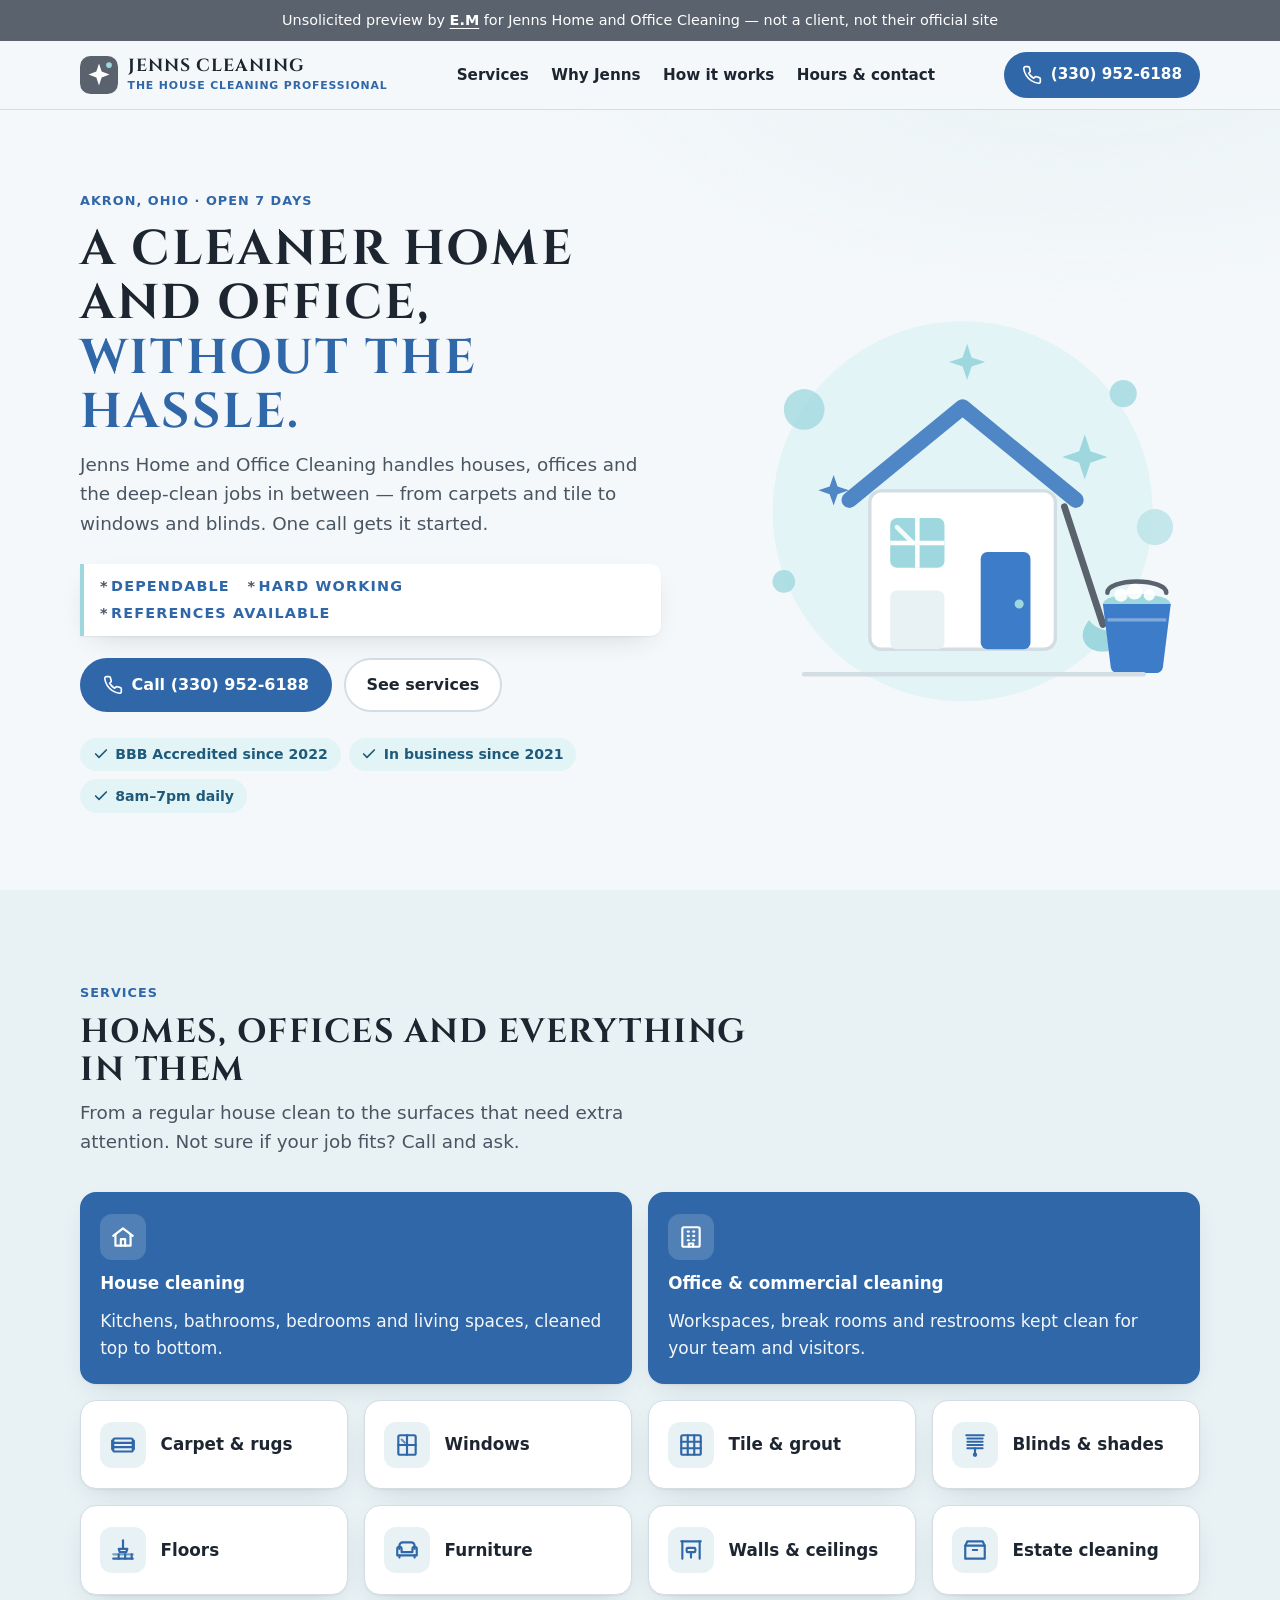
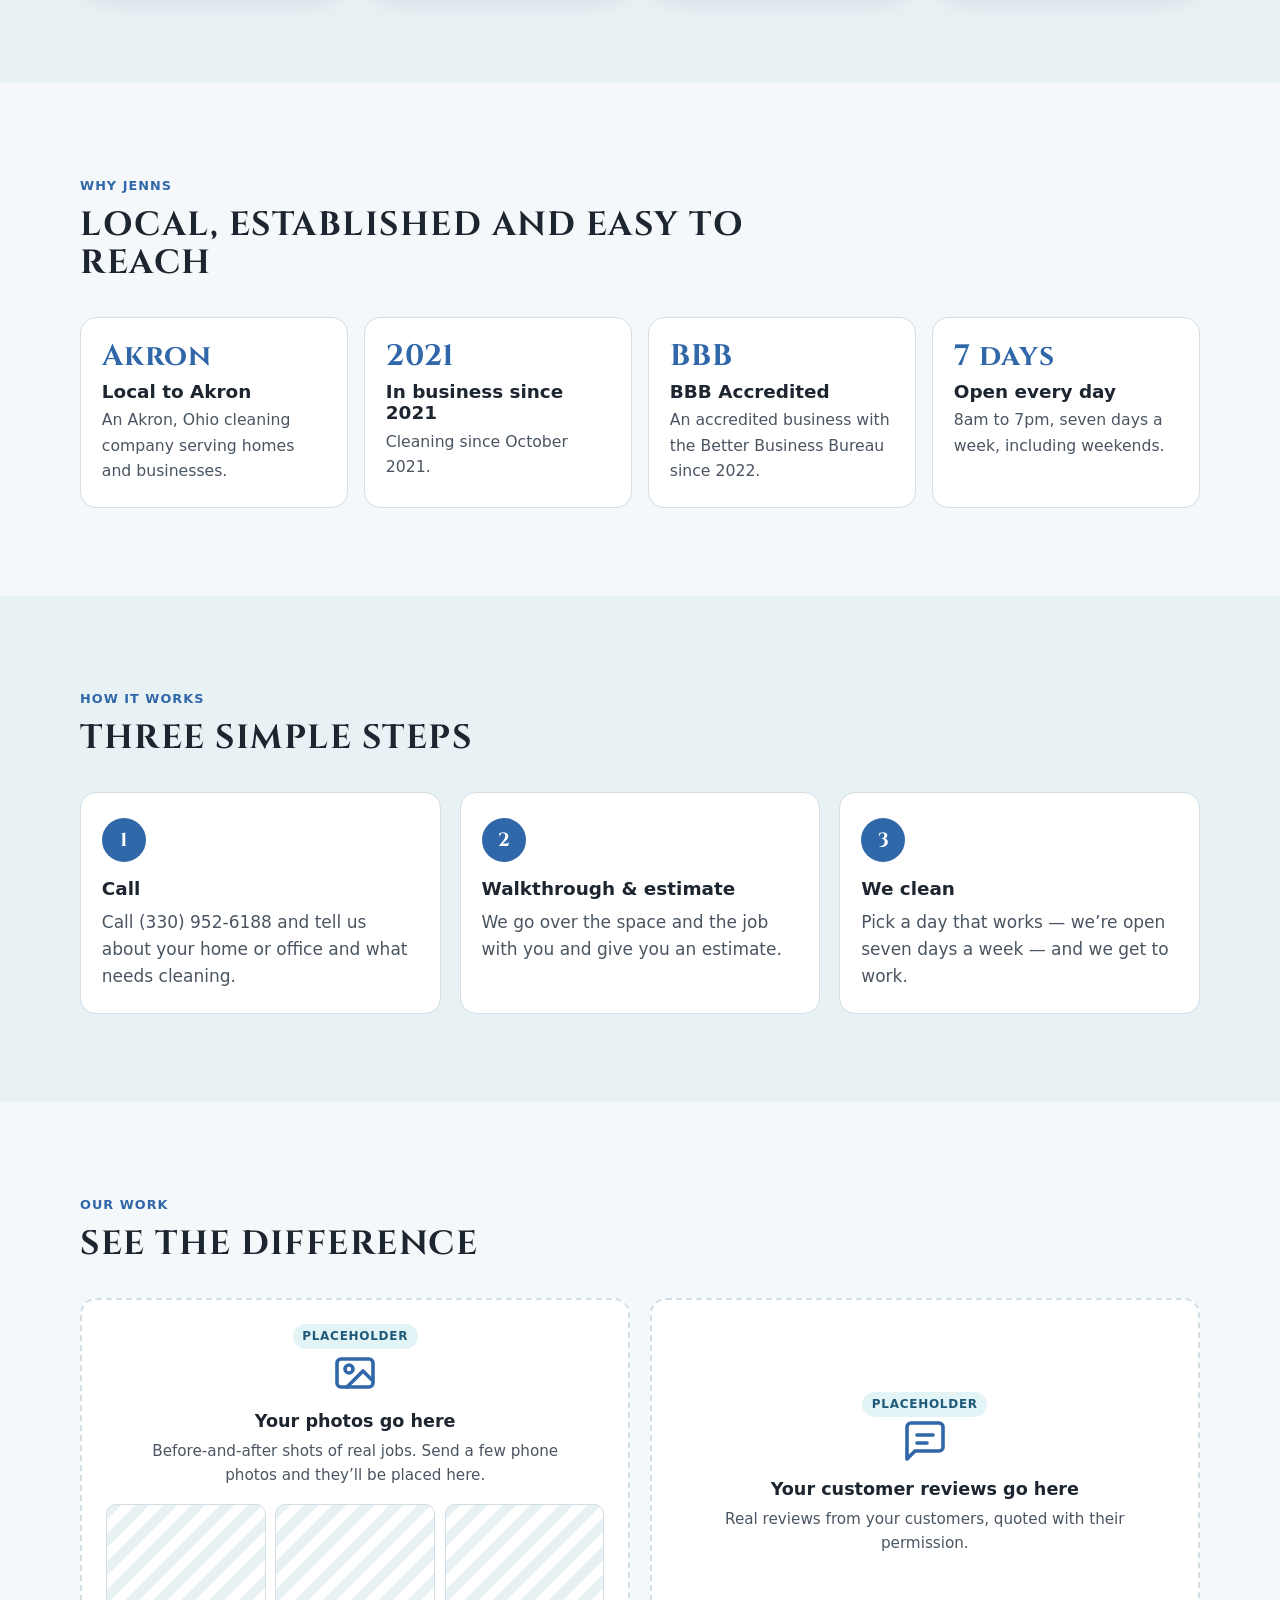
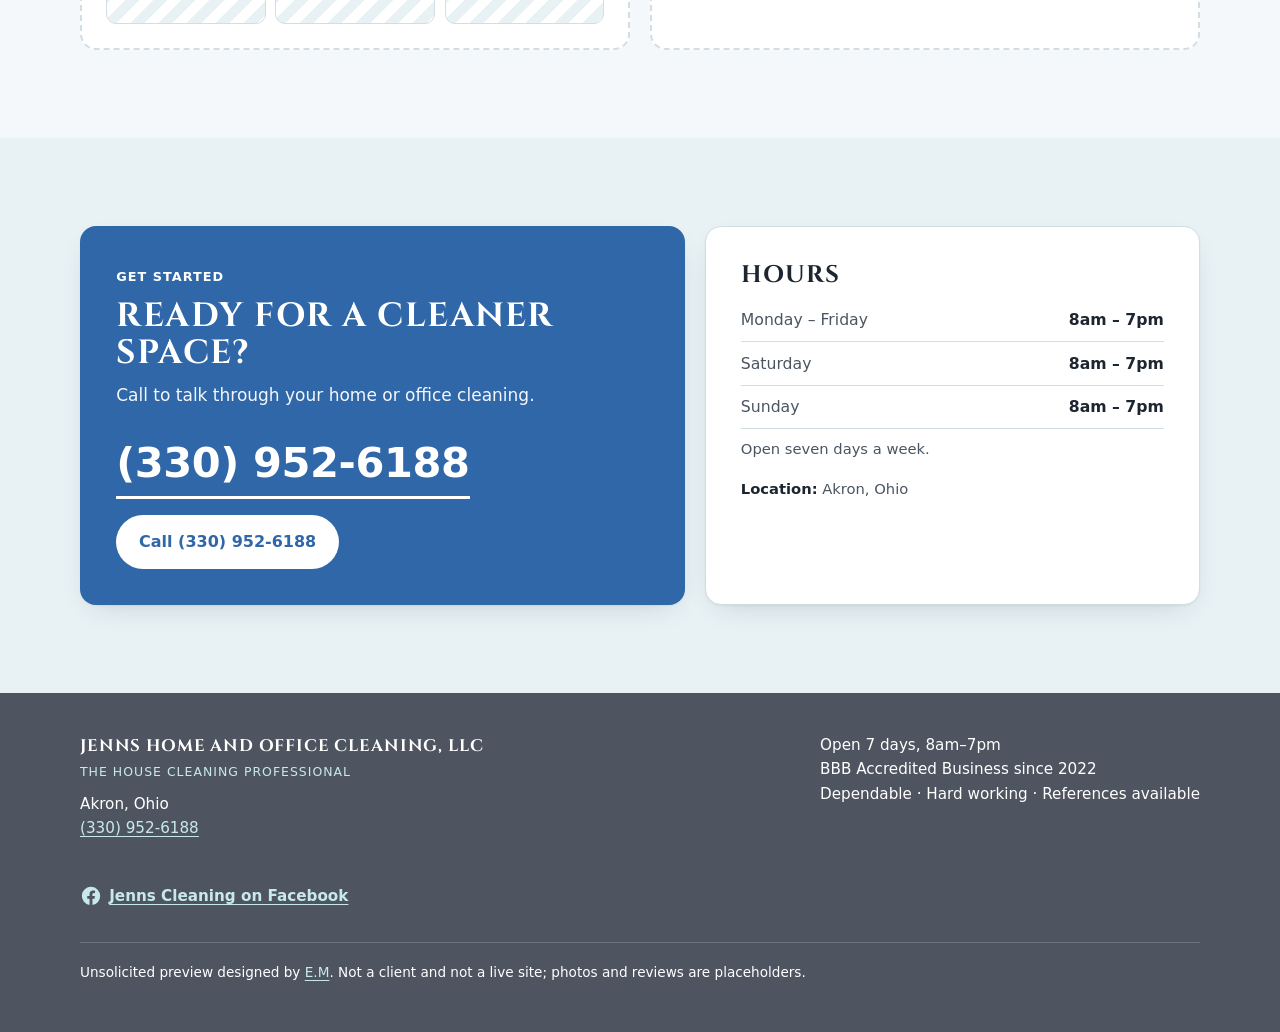
<file: portfolio/jenns-cleaning/index.html>
<!doctype html>
<html lang="en">
<head>
<meta charset="utf-8">
<meta name="viewport" content="width=device-width, initial-scale=1">
<!-- Private pitch mockup by E.M. Not the business's live site: keep out of search engines. -->
<meta name="robots" content="noindex, nofollow">
<title>Jenns Home and Office Cleaning | Akron, Ohio (Unsolicited Preview)</title>
<meta name="description" content="Unsolicited preview by E.M for Jenns Home and Office Cleaning, LLC in Akron, Ohio. Not a live site.">
<meta name="color-scheme" content="light dark">
<meta name="theme-color" content="#5A626D">
<link rel="icon" href="data:image/svg+xml,%3Csvg xmlns='http://www.w3.org/2000/svg' viewBox='0 0 40 40'%3E%3Crect width='40' height='40' rx='10' fill='%235A626D'/%3E%3Cpath d='M20 7l3 9 9 3-9 3-3 9-3-9-9-3 9-3z' fill='%23fff'/%3E%3Ccircle cx='31' cy='9' r='3' fill='%239ED8DE'/%3E%3C/svg%3E">
<link rel="preconnect" href="https://fonts.googleapis.com">
<link rel="preconnect" href="https://fonts.gstatic.com" crossorigin>
<link rel="stylesheet" href="https://fonts.googleapis.com/css2?family=Cinzel:wght@500;700&display=swap">
<style>
  /* ===== Tokens (light), derived from the "House Cleaning Professional" sign:
     slate-grey board, white card, sky-blue lettering, aqua + mid-blue clip-art.
     All text pairs checked for WCAG AA. ===== */
  :root {
    --bg: #F5F8FA;
    --bg-alt: #E8F2F5;         /* faint aqua-grey */
    --surface: #FFFFFF;
    --text: #1D2630;           /* on --bg = 14.3:1 */
    --text-soft: #4A5562;      /* on --bg = 7.1:1 */
    --line: #D3DDE4;
    --primary: #2F67A8;        /* darkened sky blue; white on this = 5.8:1 */
    --primary-hover: #24548A;
    --on-primary: #FFFFFF;
    --accent: #E3F4F6;         /* aqua tint */
    --accent-ink: #1F5A7A;     /* on --accent = 6.6:1 */
    --aqua: #9ED8DE;           /* decoration only (logo clip-art) */
    --sky: #4F86C6;            /* decoration only (logo lettering) */
    --blue: #3D7CC9;           /* decoration only (logo buckets) */
    --bubble: #BFE6EA;         /* decoration only */
    --slate: #5A626D;          /* logo board; white on this = 6.2:1 */
    --slate-deep: #4E5560;     /* footer; white 7.5:1, --on-slate-link 5.9:1 */
    --on-slate: #FFFFFF;
    --on-slate-link: #C8E9EC;
    --focus: #C2410C;
    --shadow: 0 1px 2px rgba(29,38,48,.06), 0 10px 30px -14px rgba(29,38,48,.22);
    --radius: 16px;
    --radius-sm: 10px;
    --wrap: 1120px;
    --sans: system-ui, -apple-system, "Segoe UI", Roboto, "Helvetica Neue", Arial, sans-serif;
    --titling: "Copperplate", "Copperplate Gothic Light", "Cinzel", serif;
  }
  @media (prefers-color-scheme: dark) {
    :root {
      --bg: #1B2027;
      --bg-alt: #222932;
      --surface: #2B3138;
      --text: #EDF1F4;
      --text-soft: #A9B4C0;    /* on --surface = 6.9:1 */
      --line: #3A434D;
      --primary: #8EC1EA;      /* light sky; dark ink on this = 9:1 */
      --primary-hover: #AED3F0;
      --on-primary: #0E1C2B;
      --accent: #1D3A40;
      --accent-ink: #9ED8DE;   /* on --accent = 7.7:1 */
      --aqua: #6FBFC7;
      --sky: #5E93CF;
      --blue: #4A86CF;
      --bubble: #2C4F57;
      --slate: #3F4650;
      --slate-deep: #3F4650;   /* --on-slate-link on this = 7.4:1 */
      --on-slate: #F0F3F6;
      --on-slate-link: #C8E9EC;
      --focus: #FDBA74;
      --shadow: 0 1px 2px rgba(0,0,0,.3), 0 12px 30px -14px rgba(0,0,0,.6);
    }
  }

  *, *::before, *::after { box-sizing: border-box; }
  html { -webkit-text-size-adjust: 100%; scroll-behavior: smooth; }
  body { margin: 0; background: var(--bg); color: var(--text); font: 400 1.0625rem/1.6 var(--sans); overflow-x: hidden; }
  img, svg { display: block; max-width: 100%; }
  h1, h2, h3 { line-height: 1.15; margin: 0 0 .6rem; }
  /* Titling serif, all caps + tracking, like the lettering on their sign */
  h1, h2 { font-family: var(--titling); font-weight: 700; text-transform: uppercase; letter-spacing: .045em; line-height: 1.12; }
  h1 { font-size: clamp(1.85rem, 4.6vw, 3.05rem); }
  h2 { font-size: clamp(1.45rem, 3.1vw, 2.1rem); }
  h3 { font-size: 1.15rem; font-weight: 700; }
  p { margin: 0 0 1rem; }
  a { color: var(--primary); text-underline-offset: 3px; }
  :focus-visible { outline: 3px solid var(--focus); outline-offset: 3px; border-radius: 4px; }
  .wrap { width: min(100% - 32px, var(--wrap)); margin-inline: auto; }
  .eyebrow { display: inline-block; font-size: .8rem; font-weight: 700; letter-spacing: .08em; text-transform: uppercase; color: var(--primary); margin-bottom: .6rem; }
  .lead { font-size: 1.15rem; color: var(--text-soft); max-width: 38rem; }
  .skip { position: absolute; left: 12px; top: -60px; z-index: 100; background: var(--surface); color: var(--text); padding: .6rem 1rem; border-radius: 8px; font-weight: 700; }
  .skip:focus { top: 12px; }

  /* Concept banner */
  .concept { background: var(--slate); color: var(--on-slate); font-size: .9rem; text-align: center; padding: .55rem 16px; }
  .concept a { color: inherit; font-weight: 700; text-decoration: underline; }
  .concept a:focus-visible { outline-color: var(--aqua); }

  /* Buttons */
  .btn { display: inline-flex; align-items: center; justify-content: center; gap: .55rem; min-height: 48px; padding: .75rem 1.3rem; border-radius: 999px; font-weight: 700; font-size: 1rem; text-decoration: none; border: 2px solid transparent; transition: background-color .2s ease, transform .2s ease; }
  .btn svg { width: 20px; height: 20px; flex: none; }
  .btn-primary { background: var(--primary); color: var(--on-primary); }
  .btn-primary:hover { background: var(--primary-hover); }
  .btn-ghost { border-color: var(--line); color: var(--text); background: var(--surface); }
  .btn-ghost:hover { border-color: var(--primary); }

  /* Header */
  .site-header { position: sticky; top: 0; z-index: 50; background: color-mix(in srgb, var(--bg) 92%, transparent); backdrop-filter: saturate(1.4) blur(8px); border-bottom: 1px solid var(--line); }
  .nav { display: flex; align-items: center; justify-content: space-between; gap: 1rem; min-height: 68px; }
  .brand { display: flex; align-items: center; gap: .6rem; color: var(--text); text-decoration: none; line-height: 1.1; }
  .brand-name { display: block; font-family: var(--titling); font-weight: 700; text-transform: uppercase; letter-spacing: .06em; font-size: 1.1rem; }
  .brand-mark { width: 38px; height: 38px; flex: none; }
  .brand small { display: block; margin-top: .2rem; font-weight: 600; font-size: .68rem; letter-spacing: .08em; text-transform: uppercase; color: var(--primary); }
  .nav-links { display: flex; gap: 1.4rem; list-style: none; margin: 0; padding: 0; }
  .nav-links a { color: var(--text); text-decoration: none; font-weight: 600; font-size: .95rem; padding: .4rem 0; }
  .nav-links a:hover { color: var(--primary); text-decoration: underline; }
  .nav .btn { min-height: 44px; padding: .55rem 1rem; font-size: .95rem; }
  @media (max-width: 899px) { .nav-links { display: none; } }
  @media (max-width: 520px) { .nav .btn-label { display: none; } .nav .btn { padding: .55rem .8rem; } .brand-name { font-size: .98rem; } .brand small { font-size: .6rem; letter-spacing: .05em; } }

  /* Hero */
  .hero { position: relative; overflow: hidden; padding: clamp(2.5rem, 6vw, 5rem) 0 clamp(3rem, 6vw, 5rem); background:
      radial-gradient(60rem 30rem at 85% -10%, var(--bg-alt), transparent 60%), var(--bg); }
  .hero-grid { display: grid; grid-template-columns: 1.1fr .9fr; gap: clamp(2rem, 5vw, 4rem); align-items: center; }
  .hero h1 span { color: var(--primary); }
  .hero .lead { margin-bottom: 1.6rem; }
  .cta-row { display: flex; flex-wrap: wrap; gap: .75rem; margin-bottom: 1.6rem; }
  .chips { display: flex; flex-wrap: wrap; gap: .5rem; list-style: none; margin: 0; padding: 0; }
  .chips li { display: inline-flex; align-items: center; gap: .4rem; background: var(--accent); color: var(--accent-ink); font-weight: 700; font-size: .88rem; padding: .35rem .8rem; border-radius: 999px; }
  .chips svg { width: 16px; height: 16px; }
  .values { display: flex; flex-wrap: wrap; gap: .25rem 1.1rem; list-style: none; margin: 0 0 1.4rem; padding: .7rem 1rem; border-left: 4px solid var(--aqua); background: var(--surface); border-radius: 0 var(--radius-sm) var(--radius-sm) 0; box-shadow: var(--shadow); }
  .values li { font-weight: 700; font-size: .9rem; letter-spacing: .08em; text-transform: uppercase; color: var(--primary); }
  .values li::before { content: "*"; color: var(--text-soft); margin-right: .15rem; }
  .hero-art { position: relative; }
  .hero-art svg { width: 100%; height: auto; }
  @media (max-width: 860px) { .hero-grid { grid-template-columns: 1fr; } .hero-art { max-width: 420px; margin-inline: auto; order: -1; } }
  @media (max-width: 520px) { .hero-art { max-width: 300px; } .cta-row .btn { width: 100%; } }

  /* Sections */
  section { scroll-margin-top: 80px; }
  .section { padding: clamp(3rem, 7vw, 5.5rem) 0; }
  .section-alt { background: var(--bg-alt); }
  .section-head { max-width: 42rem; margin-bottom: 2.2rem; }

  /* Services */
  .services { display: grid; grid-template-columns: repeat(auto-fill, minmax(230px, 1fr)); gap: 1rem; list-style: none; margin: 0; padding: 0; }
  .service { background: var(--surface); border: 1px solid var(--line); border-radius: var(--radius); padding: 1.3rem 1.2rem; display: flex; gap: .9rem; align-items: center; box-shadow: var(--shadow); }
  .service h3 { margin: 0; font-size: 1.05rem; }
  .icon { width: 46px; height: 46px; flex: none; border-radius: 12px; background: var(--bg-alt); color: var(--primary); display: grid; place-items: center; }
  .icon svg { width: 26px; height: 26px; }
  .service.feature { grid-column: span 2; align-items: flex-start; flex-direction: column; background: var(--primary); color: var(--on-primary); border-color: transparent; }
  .service.feature .icon { background: rgba(255,255,255,.16); color: var(--on-primary); }
  .service.feature p { margin: 0; opacity: .95; }
  @media (prefers-color-scheme: dark) { .service.feature .icon { background: rgba(14,28,43,.14); } }
  @media (max-width: 520px) { .service.feature { grid-column: auto; } }

  /* Why */
  .why { display: grid; grid-template-columns: repeat(4, 1fr); gap: 1rem; list-style: none; margin: 0; padding: 0; }
  .why li { background: var(--surface); border-radius: var(--radius); padding: 1.5rem 1.3rem; border: 1px solid var(--line); }
  .why .big { display: block; font-family: var(--titling); font-size: 1.85rem; font-weight: 700; letter-spacing: .03em; color: var(--primary); line-height: 1; margin-bottom: .6rem; }
  .why h3 { margin-bottom: .35rem; }
  .why p { color: var(--text-soft); margin: 0; font-size: .98rem; }
  @media (max-width: 960px) { .why { grid-template-columns: repeat(2, 1fr); } }
  @media (max-width: 520px) { .why { grid-template-columns: 1fr; } }

  /* Steps */
  .steps { display: grid; grid-template-columns: repeat(3, 1fr); gap: 1.2rem; list-style: none; margin: 0; padding: 0; counter-reset: step; }
  .steps li { position: relative; padding: 1.6rem 1.3rem 1.4rem; background: var(--surface); border: 1px solid var(--line); border-radius: var(--radius); counter-increment: step; }
  .steps li::before { content: counter(step); display: grid; place-items: center; width: 44px; height: 44px; border-radius: 50%; background: var(--primary); color: var(--on-primary); font-family: var(--titling); font-weight: 700; font-size: 1.2rem; margin-bottom: 1rem; }
  .steps p { color: var(--text-soft); margin: 0; }
  @media (max-width: 760px) { .steps { grid-template-columns: 1fr; } }

  /* Photos + reviews placeholders */
  .split { display: grid; grid-template-columns: 1fr 1fr; gap: 1.2rem; }
  @media (max-width: 760px) { .split { grid-template-columns: 1fr; } }
  .placeholder { border: 2px dashed var(--line); border-radius: var(--radius); background: var(--surface); padding: 1.5rem; display: flex; flex-direction: column; justify-content: center; align-items: center; text-align: center; min-height: 220px; color: var(--text-soft); }
  .placeholder strong { color: var(--text); font-size: 1.1rem; display: block; margin: .6rem 0 .25rem; }
  .placeholder p { margin: 0; font-size: .95rem; max-width: 26rem; }
  .placeholder svg { width: 48px; height: 48px; color: var(--primary); }
  .photo-grid { display: grid; grid-template-columns: repeat(3, 1fr); gap: .6rem; width: 100%; margin-top: 1rem; }
  .photo-grid span { aspect-ratio: 4/3; border-radius: var(--radius-sm); background: repeating-linear-gradient(135deg, var(--bg-alt) 0 10px, transparent 10px 20px); border: 1px solid var(--line); }
  .tag { display: inline-block; font-size: .75rem; font-weight: 700; letter-spacing: .06em; text-transform: uppercase; color: var(--accent-ink); background: var(--accent); padding: .2rem .6rem; border-radius: 999px; }

  /* Contact */
  .contact-grid { display: grid; grid-template-columns: 1.1fr .9fr; gap: 1.2rem; align-items: stretch; }
  @media (max-width: 860px) { .contact-grid { grid-template-columns: 1fr; } }
  .card { background: var(--surface); border: 1px solid var(--line); border-radius: var(--radius); padding: clamp(1.4rem, 3vw, 2.2rem); box-shadow: var(--shadow); }
  .call-card { background: var(--primary); color: var(--on-primary); border-color: transparent; }
  .call-card h2 { color: inherit; }
  .call-card p { opacity: .95; }
  .phone-big { display: inline-block; font-size: clamp(1.8rem, 6vw, 2.6rem); font-weight: 800; color: inherit; text-decoration: none; letter-spacing: -.01em; margin: .3rem 0 1rem; border-bottom: 3px solid currentColor; }
  .phone-big:hover { opacity: .9; }
  .call-card :focus-visible { outline-color: var(--aqua); }
  .btn-light { background: var(--on-primary); color: var(--primary); }
  .btn-light:hover { opacity: .92; }
  .hours { width: 100%; border-collapse: collapse; margin: .5rem 0 1rem; }
  .hours th, .hours td { text-align: left; padding: .55rem 0; border-bottom: 1px solid var(--line); font-size: .98rem; }
  .hours td { text-align: right; font-weight: 700; font-variant-numeric: tabular-nums; }
  .hours th { font-weight: 500; color: var(--text-soft); }
  .note { font-size: .92rem; color: var(--text-soft); margin: 0; }

  /* Footer */
  .site-footer { padding: 2.5rem 0 2rem; background: var(--slate-deep); color: var(--on-slate); font-size: .95rem; }
  .footer-grid { display: flex; flex-wrap: wrap; gap: 1.5rem 3rem; justify-content: space-between; align-items: flex-start; }
  .site-footer strong { color: var(--on-slate); }
  .footer-brand { font-family: var(--titling); text-transform: uppercase; letter-spacing: .05em; font-size: 1.05rem; }
  .footer-tag { display: block; font-size: .78rem; letter-spacing: .08em; text-transform: uppercase; margin: .15rem 0 .6rem; color: var(--on-slate-link); }
  .site-footer a { color: var(--on-slate-link); }
  .site-footer :focus-visible { outline-color: var(--aqua); }
  .social { display: inline-flex; align-items: center; gap: .45rem; margin-top: .6rem; min-height: 44px; font-weight: 700; }
  .social svg { width: 22px; height: 22px; flex: none; }
  .footer-fine { margin-top: 1.5rem; padding-top: 1.2rem; border-top: 1px solid rgba(255,255,255,.18); font-size: .85rem; }

  /* Mobile call bar */
  .mbar { display: none; }
  @media (max-width: 760px) {
    body { padding-bottom: 76px; }
    .mbar { display: block; position: fixed; left: 0; right: 0; bottom: 0; z-index: 60; padding: .6rem 16px calc(.6rem + env(safe-area-inset-bottom)); background: var(--surface); border-top: 1px solid var(--line); box-shadow: 0 -8px 24px -12px rgba(0,0,0,.25); }
    .mbar .btn { width: 100%; }
  }

  /* Gentle motion */
  @media (prefers-reduced-motion: no-preference) {
    .btn:hover { transform: translateY(-1px); }
    .sparkle { animation: twinkle 3.2s ease-in-out infinite; transform-origin: center; transform-box: fill-box; }
    .sparkle.s2 { animation-delay: 1.1s; }
    .sparkle.s3 { animation-delay: 2.1s; }
    .bub { animation: float 6s ease-in-out infinite; transform-box: fill-box; }
    .bub.b2 { animation-delay: 1.5s; }
    .bub.b3 { animation-delay: 3s; }
    @keyframes twinkle { 0%,100% { transform: scale(1); opacity: 1; } 50% { transform: scale(.7); opacity: .6; } }
    @keyframes float { 0%,100% { transform: translateY(0); } 50% { transform: translateY(-8px); } }
  }
  @media (prefers-reduced-motion: reduce) { html { scroll-behavior: auto; } *, *::before, *::after { transition: none !important; animation: none !important; } }
</style>
</head>
<body>
<a class="skip" href="#main">Skip to content</a>

<div class="concept" role="note">
  Unsolicited preview by <a href="https://elsharuf107s-ux.github.io/em-webdev/">E.M</a> for Jenns Home and Office Cleaning &mdash; not a client, not their official site
</div>

<header class="site-header">
  <div class="wrap nav">
    <a class="brand" href="#top" aria-label="Jenns Home and Office Cleaning, back to top">
      <svg class="brand-mark" viewBox="0 0 40 40" aria-hidden="true"><rect width="40" height="40" rx="11" fill="var(--slate)"/><path d="M20 8l2.8 8.4L31 19.5l-8.2 3.1L20 31l-2.8-8.4L9 19.5l8.2-3.1z" fill="#FFFFFF"/><circle cx="30.5" cy="9.5" r="3" fill="var(--aqua)"/></svg>
      <span><span class="brand-name">Jenns Cleaning</span><small>The House Cleaning Professional</small></span>
    </a>
    <nav aria-label="Main">
      <ul class="nav-links">
        <li><a href="#services">Services</a></li>
        <li><a href="#why">Why Jenns</a></li>
        <li><a href="#how">How it works</a></li>
        <li><a href="#contact">Hours &amp; contact</a></li>
      </ul>
    </nav>
    <a class="btn btn-primary" href="tel:+13309526188" aria-label="Call (330) 952-6188">
      <svg viewBox="0 0 24 24" fill="none" stroke="currentColor" stroke-width="2" stroke-linecap="round" stroke-linejoin="round" aria-hidden="true"><path d="M22 16.9v3a2 2 0 0 1-2.2 2 19.8 19.8 0 0 1-8.6-3.1 19.5 19.5 0 0 1-6-6A19.8 19.8 0 0 1 2.1 4.2 2 2 0 0 1 4.1 2h3a2 2 0 0 1 2 1.7c.1 1 .4 1.9.7 2.8a2 2 0 0 1-.5 2.1L8 9.9a16 16 0 0 0 6 6l1.3-1.3a2 2 0 0 1 2.1-.4c.9.3 1.8.6 2.8.7a2 2 0 0 1 1.7 2z"/></svg>
      <span class="btn-label">(330) 952-6188</span>
    </a>
  </div>
</header>

<main id="main">
  <section class="hero" id="top" aria-labelledby="hero-title">
    <div class="wrap hero-grid">
      <div>
        <span class="eyebrow">Akron, Ohio &middot; Open 7 days</span>
        <h1 id="hero-title">A cleaner home and office, <span>without the hassle.</span></h1>
        <p class="lead">Jenns Home and Office Cleaning handles houses, offices and the deep-clean jobs in between &mdash; from carpets and tile to windows and blinds. One call gets it started.</p>
        <ul class="values" aria-label="What we stand for">
          <li>Dependable</li>
          <li>Hard working</li>
          <li>References available</li>
        </ul>
        <div class="cta-row">
          <a class="btn btn-primary" href="tel:+13309526188">
            <svg viewBox="0 0 24 24" fill="none" stroke="currentColor" stroke-width="2" stroke-linecap="round" stroke-linejoin="round" aria-hidden="true"><path d="M22 16.9v3a2 2 0 0 1-2.2 2 19.8 19.8 0 0 1-8.6-3.1 19.5 19.5 0 0 1-6-6A19.8 19.8 0 0 1 2.1 4.2 2 2 0 0 1 4.1 2h3a2 2 0 0 1 2 1.7c.1 1 .4 1.9.7 2.8a2 2 0 0 1-.5 2.1L8 9.9a16 16 0 0 0 6 6l1.3-1.3a2 2 0 0 1 2.1-.4c.9.3 1.8.6 2.8.7a2 2 0 0 1 1.7 2z"/></svg>
            Call (330) 952-6188
          </a>
          <a class="btn btn-ghost" href="#services">See services</a>
        </div>
        <ul class="chips" aria-label="At a glance">
          <li><svg viewBox="0 0 24 24" fill="none" stroke="currentColor" stroke-width="2.5" stroke-linecap="round" stroke-linejoin="round" aria-hidden="true"><path d="M20 6 9 17l-5-5"/></svg>BBB Accredited since 2022</li>
          <li><svg viewBox="0 0 24 24" fill="none" stroke="currentColor" stroke-width="2.5" stroke-linecap="round" stroke-linejoin="round" aria-hidden="true"><path d="M20 6 9 17l-5-5"/></svg>In business since 2021</li>
          <li><svg viewBox="0 0 24 24" fill="none" stroke="currentColor" stroke-width="2.5" stroke-linecap="round" stroke-linejoin="round" aria-hidden="true"><path d="M20 6 9 17l-5-5"/></svg>8am&ndash;7pm daily</li>
        </ul>
      </div>
      <div class="hero-art" aria-hidden="true">
        <!-- Illustration: tidy house, bucket and mop in the sign's aqua + blues -->
        <svg viewBox="0 0 420 380">
          <circle cx="210" cy="200" r="168" fill="var(--accent)"/>
          <circle class="bub" cx="70" cy="110" r="18" fill="var(--aqua)" opacity=".75"/>
          <circle class="bub b2" cx="352" cy="96" r="12" fill="var(--aqua)" opacity=".8"/>
          <circle class="bub b3" cx="380" cy="214" r="16" fill="var(--bubble)" opacity=".9"/>
          <circle class="bub b2" cx="52" cy="262" r="10" fill="var(--aqua)" opacity=".8"/>
          <!-- house -->
          <path d="M110 190 210 108l100 82" fill="none" stroke="var(--sky)" stroke-width="14" stroke-linecap="round" stroke-linejoin="round"/>
          <rect x="128" y="182" width="164" height="140" rx="10" fill="var(--surface)" stroke="var(--line)" stroke-width="3"/>
          <rect x="146" y="206" width="48" height="44" rx="6" fill="var(--aqua)"/>
          <path d="M170 206v44M146 228h48" stroke="var(--surface)" stroke-width="4"/>
          <path d="M152 214l14 14" stroke="var(--surface)" stroke-width="4" stroke-linecap="round" opacity=".9"/>
          <rect x="226" y="236" width="44" height="86" rx="6" fill="var(--blue)"/>
          <circle cx="260" cy="282" r="4" fill="var(--aqua)"/>
          <rect x="146" y="270" width="48" height="52" rx="6" fill="var(--bg-alt)"/>
          <!-- mop leaning on bucket -->
          <path d="M300 196 334 300" stroke="var(--slate)" stroke-width="6" stroke-linecap="round"/>
          <path d="M322 296c4 8 22 14 34 6 2 10-6 22-22 22s-24-14-12-28z" fill="var(--aqua)"/>
          <!-- bucket -->
          <g transform="translate(330 262)">
            <path d="M8 10a26 10 0 0 1 52 0" fill="none" stroke="var(--slate)" stroke-width="4" stroke-linecap="round"/>
            <ellipse cx="34" cy="20" rx="30" ry="9" fill="var(--aqua)"/>
            <path d="M4 20h60l-7 56a6 6 0 0 1-6 5H17a6 6 0 0 1-6-5z" fill="var(--blue)"/>
            <path d="M8 34h52" stroke="var(--surface)" stroke-width="3" opacity=".35"/>
            <circle cx="20" cy="12" r="6" fill="var(--surface)" opacity=".9"/>
            <circle cx="32" cy="9" r="7" fill="var(--surface)" opacity=".9"/>
            <circle cx="45" cy="12" r="5" fill="var(--surface)" opacity=".9"/>
          </g>
          <!-- sparkles -->
          <path class="sparkle" d="M318 132l5 15 15 5-15 5-5 15-5-15-15-5 15-5z" fill="var(--aqua)"/>
          <path class="sparkle s2" d="M96 168l3.5 10 10 3.5-10 3.5-3.5 10-3.5-10-10-3.5 10-3.5z" fill="var(--sky)"/>
          <path class="sparkle s3" d="M214 52l4 12 12 4-12 4-4 12-4-12-12-4 12-4z" fill="var(--aqua)"/>
          <path d="M70 344h300" stroke="var(--line)" stroke-width="4" stroke-linecap="round"/>
        </svg>
      </div>
    </div>
  </section>

  <section class="section section-alt" id="services" aria-labelledby="services-title">
    <div class="wrap">
      <div class="section-head">
        <span class="eyebrow">Services</span>
        <h2 id="services-title">Homes, offices and everything in them</h2>
        <p class="lead">From a regular house clean to the surfaces that need extra attention. Not sure if your job fits? Call and ask.</p>
      </div>
      <ul class="services">
        <li class="service feature">
          <span class="icon"><svg viewBox="0 0 24 24" fill="none" stroke="currentColor" stroke-width="2" stroke-linecap="round" stroke-linejoin="round" aria-hidden="true"><path d="M3 11 12 4l9 7"/><path d="M5 10v10h14V10"/><path d="M10 20v-6h4v6"/></svg></span>
          <h3>House cleaning</h3>
          <p>Kitchens, bathrooms, bedrooms and living spaces, cleaned top to bottom.</p>
        </li>
        <li class="service feature">
          <span class="icon"><svg viewBox="0 0 24 24" fill="none" stroke="currentColor" stroke-width="2" stroke-linecap="round" stroke-linejoin="round" aria-hidden="true"><rect x="4" y="3" width="16" height="18" rx="1.5"/><path d="M9 7h1M14 7h1M9 11h1M14 11h1M9 15h1M14 15h1"/><path d="M10 21v-3h4v3"/></svg></span>
          <h3>Office &amp; commercial cleaning</h3>
          <p>Workspaces, break rooms and restrooms kept clean for your team and visitors.</p>
        </li>
        <li class="service">
          <span class="icon"><svg viewBox="0 0 24 24" fill="none" stroke="currentColor" stroke-width="2" stroke-linecap="round" stroke-linejoin="round" aria-hidden="true"><rect x="3" y="6" width="18" height="12" rx="1.5"/><path d="M3 10h18M3 14h18M2 8v8M22 8v8"/></svg></span>
          <h3>Carpet &amp; rugs</h3>
        </li>
        <li class="service">
          <span class="icon"><svg viewBox="0 0 24 24" fill="none" stroke="currentColor" stroke-width="2" stroke-linecap="round" stroke-linejoin="round" aria-hidden="true"><rect x="4" y="3" width="16" height="18" rx="1.5"/><path d="M12 3v18M4 12h16"/><path d="M7 7l3 3" opacity=".7"/></svg></span>
          <h3>Windows</h3>
        </li>
        <li class="service">
          <span class="icon"><svg viewBox="0 0 24 24" fill="none" stroke="currentColor" stroke-width="2" stroke-linecap="round" stroke-linejoin="round" aria-hidden="true"><rect x="3" y="3" width="18" height="18" rx="1.5"/><path d="M9 3v18M15 3v18M3 9h18M3 15h18"/></svg></span>
          <h3>Tile &amp; grout</h3>
        </li>
        <li class="service">
          <span class="icon"><svg viewBox="0 0 24 24" fill="none" stroke="currentColor" stroke-width="2" stroke-linecap="round" stroke-linejoin="round" aria-hidden="true"><path d="M4 3h16"/><path d="M5 6h14M5 9h14M5 12h14M5 15h14"/><path d="M12 15v5"/><circle cx="12" cy="21" r="1"/></svg></span>
          <h3>Blinds &amp; shades</h3>
        </li>
        <li class="service">
          <span class="icon"><svg viewBox="0 0 24 24" fill="none" stroke="currentColor" stroke-width="2" stroke-linecap="round" stroke-linejoin="round" aria-hidden="true"><path d="M3 20h18"/><path d="M3 16h18" opacity=".6"/><path d="M8 16v4M14 16v4M20 16v4"/><path d="M12 3v8"/><path d="M8 11h8l-1 3H9z"/></svg></span>
          <h3>Floors</h3>
        </li>
        <li class="service">
          <span class="icon"><svg viewBox="0 0 24 24" fill="none" stroke="currentColor" stroke-width="2" stroke-linecap="round" stroke-linejoin="round" aria-hidden="true"><path d="M5 11V8a3 3 0 0 1 3-3h8a3 3 0 0 1 3 3v3"/><path d="M3 11a2 2 0 0 1 4 0v3h10v-3a2 2 0 0 1 4 0v6H3z"/><path d="M5 17v2M19 17v2"/></svg></span>
          <h3>Furniture</h3>
        </li>
        <li class="service">
          <span class="icon"><svg viewBox="0 0 24 24" fill="none" stroke="currentColor" stroke-width="2" stroke-linecap="round" stroke-linejoin="round" aria-hidden="true"><path d="M3 4h18"/><path d="M4 4v16M20 4v16"/><rect x="8" y="10" width="8" height="4" rx="1"/><path d="M12 14v5"/></svg></span>
          <h3>Walls &amp; ceilings</h3>
        </li>
        <li class="service">
          <span class="icon"><svg viewBox="0 0 24 24" fill="none" stroke="currentColor" stroke-width="2" stroke-linecap="round" stroke-linejoin="round" aria-hidden="true"><path d="M3 8h18v12H3z"/><path d="M3 8l2-4h14l2 4"/><path d="M10 12h4"/></svg></span>
          <h3>Estate cleaning</h3>
        </li>
      </ul>
    </div>
  </section>

  <section class="section" id="why" aria-labelledby="why-title">
    <div class="wrap">
      <div class="section-head">
        <span class="eyebrow">Why Jenns</span>
        <h2 id="why-title">Local, established and easy to reach</h2>
      </div>
      <ul class="why">
        <li><span class="big" aria-hidden="true">Akron</span><h3>Local to Akron</h3><p>An Akron, Ohio cleaning company serving homes and businesses.</p></li>
        <li><span class="big" aria-hidden="true">2021</span><h3>In business since 2021</h3><p>Cleaning since October 2021.</p></li>
        <li><span class="big" aria-hidden="true">BBB</span><h3>BBB Accredited</h3><p>An accredited business with the Better Business Bureau since 2022.</p></li>
        <li><span class="big" aria-hidden="true">7 days</span><h3>Open every day</h3><p>8am to 7pm, seven days a week, including weekends.</p></li>
      </ul>
    </div>
  </section>

  <section class="section section-alt" id="how" aria-labelledby="how-title">
    <div class="wrap">
      <div class="section-head">
        <span class="eyebrow">How it works</span>
        <h2 id="how-title">Three simple steps</h2>
      </div>
      <ol class="steps">
        <li><h3>Call</h3><p>Call (330) 952-6188 and tell us about your home or office and what needs cleaning.</p></li>
        <li><h3>Walkthrough &amp; estimate</h3><p>We go over the space and the job with you and give you an estimate.</p></li>
        <li><h3>We clean</h3><p>Pick a day that works &mdash; we&rsquo;re open seven days a week &mdash; and we get to work.</p></li>
      </ol>
    </div>
  </section>

  <section class="section" id="work" aria-labelledby="work-title">
    <div class="wrap">
      <div class="section-head">
        <span class="eyebrow">Our work</span>
        <h2 id="work-title">See the difference</h2>
      </div>
      <div class="split">
        <div class="placeholder">
          <span class="tag">Placeholder</span>
          <svg viewBox="0 0 24 24" fill="none" stroke="currentColor" stroke-width="1.8" stroke-linecap="round" stroke-linejoin="round" aria-hidden="true"><rect x="3" y="5" width="18" height="14" rx="2"/><circle cx="9" cy="10" r="2"/><path d="m21 16-5-5-8 8"/></svg>
          <strong>Your photos go here</strong>
          <p>Before-and-after shots of real jobs. Send a few phone photos and they&rsquo;ll be placed here.</p>
          <div class="photo-grid" aria-hidden="true"><span></span><span></span><span></span></div>
        </div>
        <div class="placeholder">
          <span class="tag">Placeholder</span>
          <svg viewBox="0 0 24 24" fill="none" stroke="currentColor" stroke-width="1.8" stroke-linecap="round" stroke-linejoin="round" aria-hidden="true"><path d="M21 15a2 2 0 0 1-2 2H7l-4 4V5a2 2 0 0 1 2-2h14a2 2 0 0 1 2 2z"/><path d="M8 9h8M8 13h5"/></svg>
          <strong>Your customer reviews go here</strong>
          <p>Real reviews from your customers, quoted with their permission.</p>
        </div>
      </div>
    </div>
  </section>

  <section class="section section-alt" id="contact" aria-labelledby="contact-title">
    <div class="wrap contact-grid">
      <div class="card call-card">
        <span class="eyebrow" style="color:inherit">Get started</span>
        <h2 id="contact-title">Ready for a cleaner space?</h2>
        <p>Call to talk through your home or office cleaning.</p>
        <a class="phone-big" href="tel:+13309526188">(330) 952-6188</a>
        <div><a class="btn btn-light" href="tel:+13309526188">Call (330) 952-6188</a></div>
      </div>
      <div class="card">
        <h2 style="font-size:1.5rem">Hours</h2>
        <table class="hours">
          <caption class="note" style="text-align:left;caption-side:bottom;padding-top:.5rem">Open seven days a week.</caption>
          <tbody>
            <tr><th scope="row">Monday &ndash; Friday</th><td>8am &ndash; 7pm</td></tr>
            <tr><th scope="row">Saturday</th><td>8am &ndash; 7pm</td></tr>
            <tr><th scope="row">Sunday</th><td>8am &ndash; 7pm</td></tr>
          </tbody>
        </table>
        <p class="note"><strong style="color:var(--text)">Location:</strong> Akron, Ohio</p>
      </div>
    </div>
  </section>
</main>

<footer class="site-footer" aria-label="Business details">
  <div class="wrap">
    <div class="footer-grid">
      <div>
        <strong class="footer-brand">Jenns Home and Office Cleaning, LLC</strong>
        <span class="footer-tag">The House Cleaning Professional</span>
        Akron, Ohio<br>
        <a href="tel:+13309526188">(330) 952-6188</a>
      </div>
      <div>
        Open 7 days, 8am&ndash;7pm<br>
        BBB Accredited Business since 2022<br>
        Dependable &middot; Hard working &middot; References available
      </div>
      <div>
        <a class="social" href="https://www.facebook.com/profile.php?id=100079682203161" rel="noopener">
          <svg viewBox="0 0 24 24" fill="currentColor" aria-hidden="true"><path d="M22 12a10 10 0 1 0-11.6 9.9v-7H7.9V12h2.5V9.8c0-2.5 1.5-3.9 3.8-3.9 1.1 0 2.2.2 2.2.2v2.5h-1.3c-1.2 0-1.6.8-1.6 1.6V12h2.8l-.4 2.9h-2.3v7A10 10 0 0 0 22 12z"/></svg>
          Jenns Cleaning on Facebook
        </a>
      </div>
    </div>
    <p class="footer-fine">Unsolicited preview designed by <a href="https://elsharuf107s-ux.github.io/em-webdev/">E.M</a>. Not a client and not a live site; photos and reviews are placeholders.</p>
  </div>
</footer>

<div class="mbar">
  <a class="btn btn-primary" href="tel:+13309526188">
    <svg viewBox="0 0 24 24" fill="none" stroke="currentColor" stroke-width="2" stroke-linecap="round" stroke-linejoin="round" aria-hidden="true"><path d="M22 16.9v3a2 2 0 0 1-2.2 2 19.8 19.8 0 0 1-8.6-3.1 19.5 19.5 0 0 1-6-6A19.8 19.8 0 0 1 2.1 4.2 2 2 0 0 1 4.1 2h3a2 2 0 0 1 2 1.7c.1 1 .4 1.9.7 2.8a2 2 0 0 1-.5 2.1L8 9.9a16 16 0 0 0 6 6l1.3-1.3a2 2 0 0 1 2.1-.4c.9.3 1.8.6 2.8.7a2 2 0 0 1 1.7 2z"/></svg>
    Call (330) 952-6188
  </a>
</div>
</body>
</html>
</file>
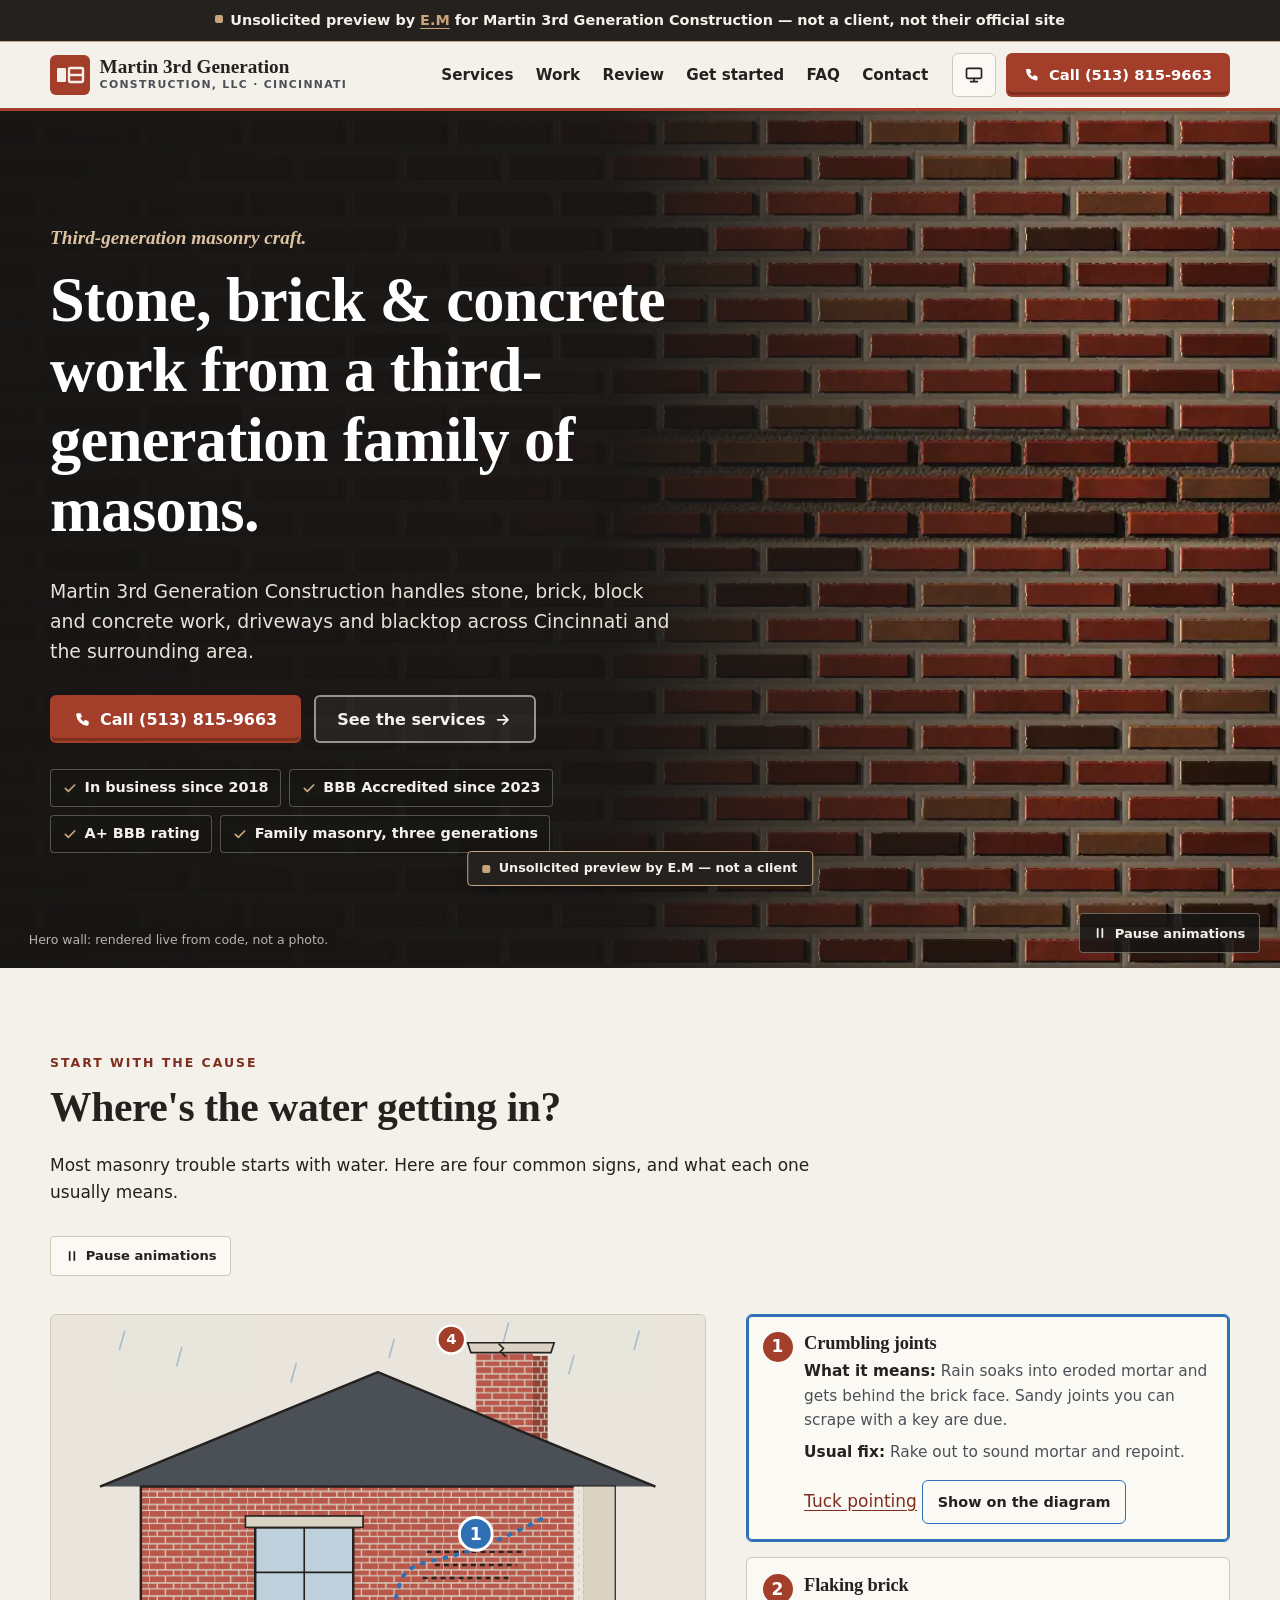
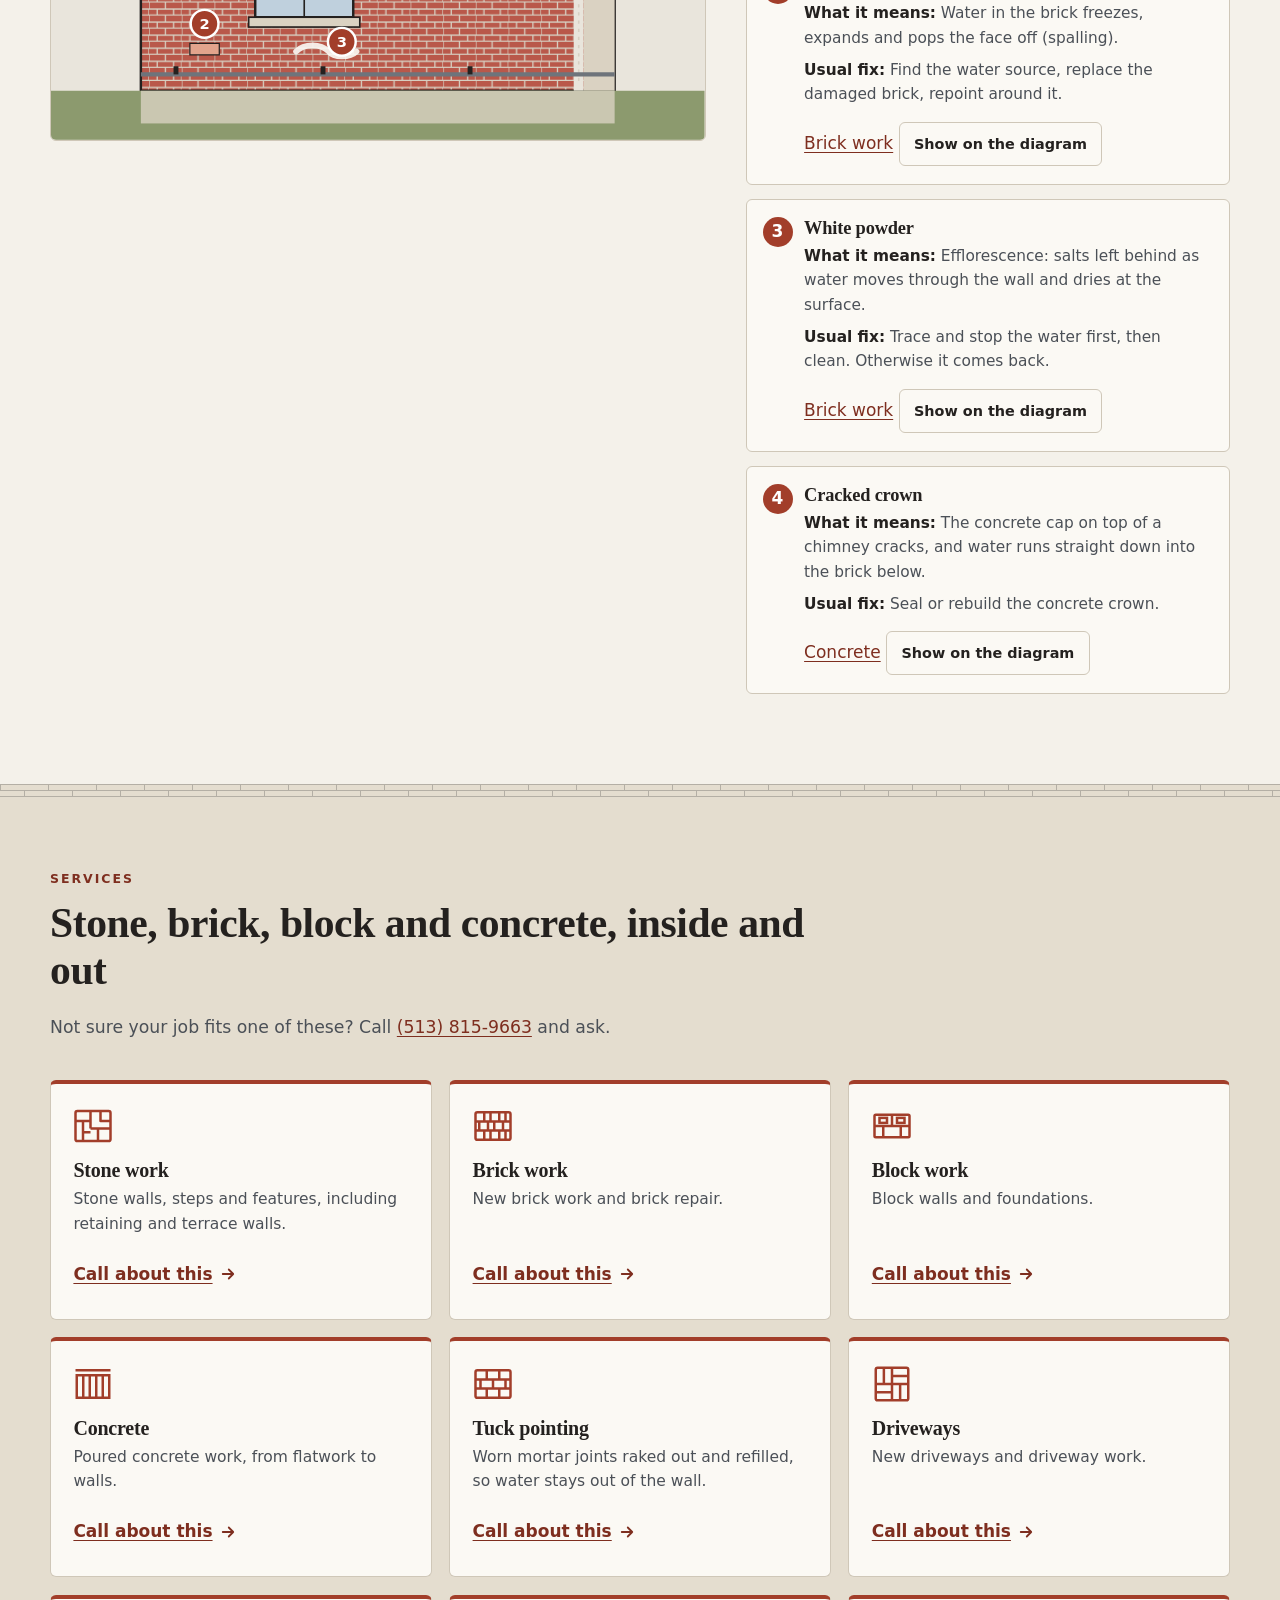
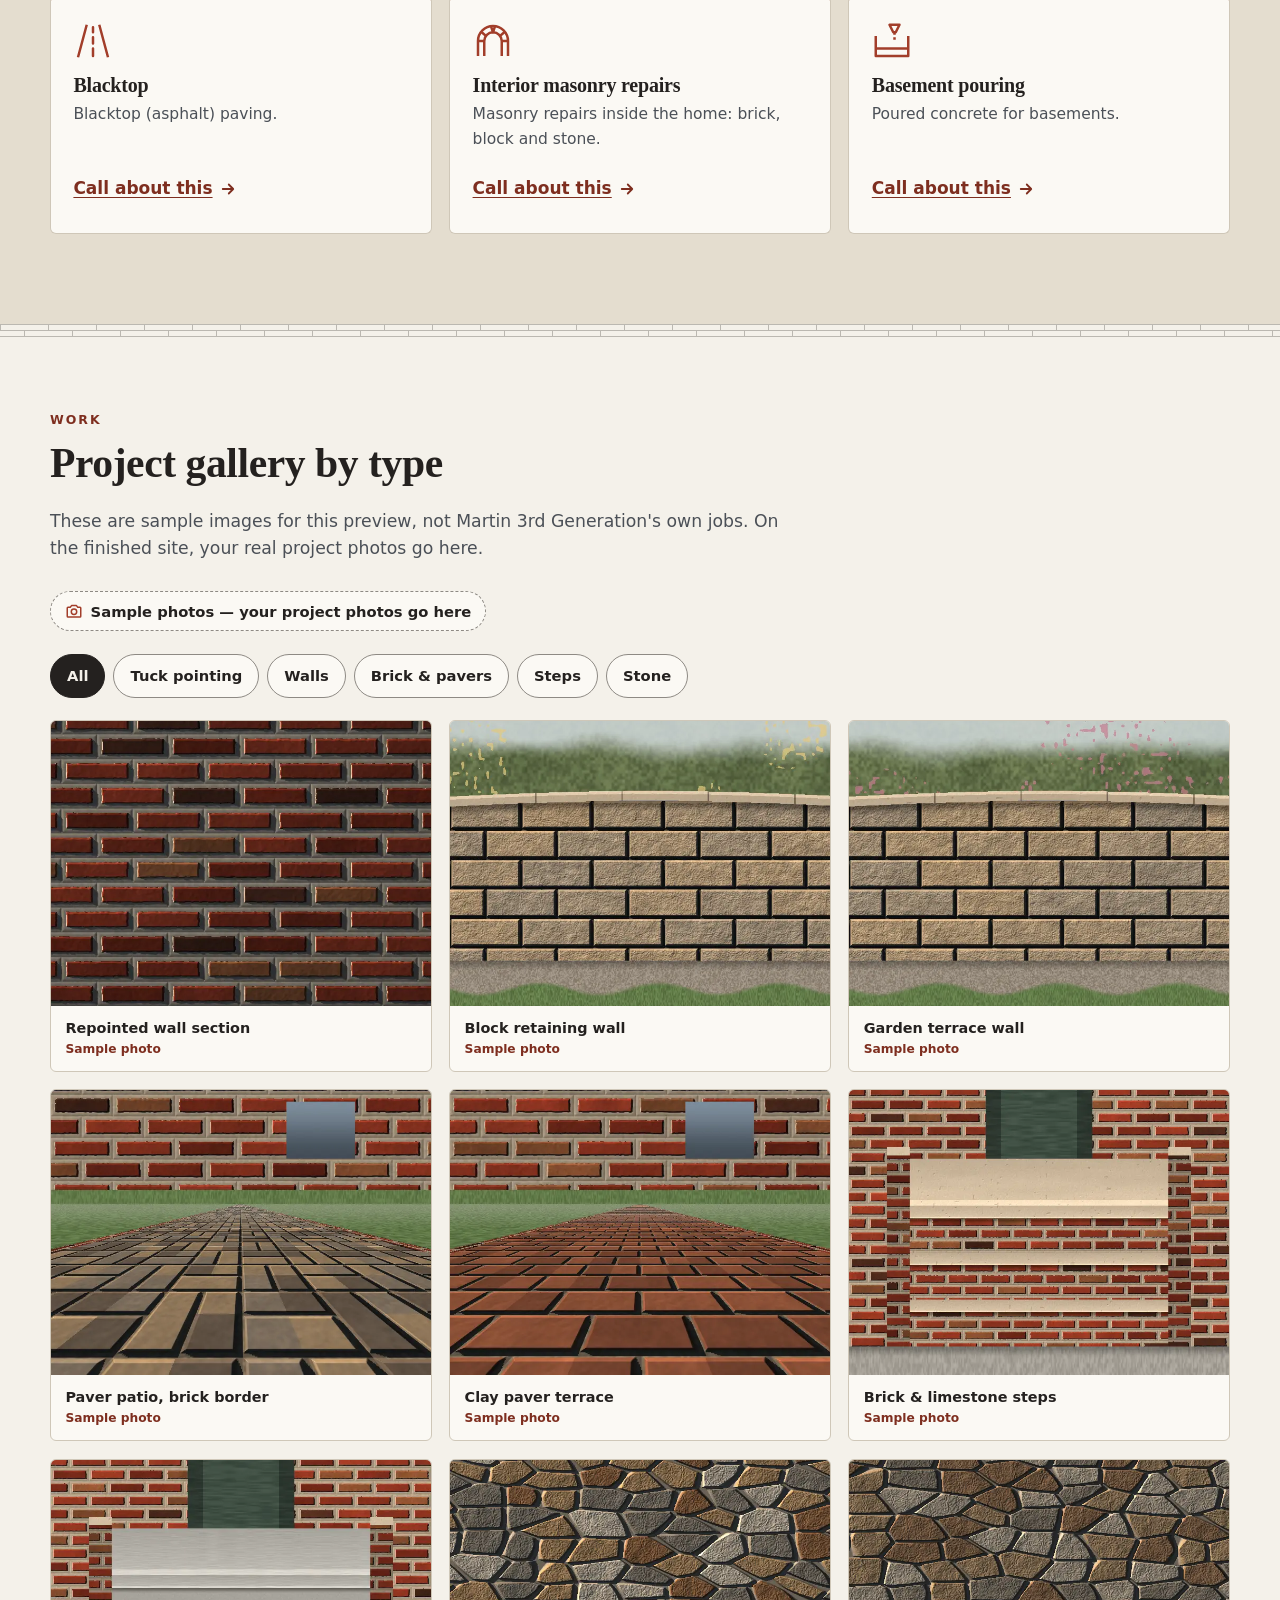
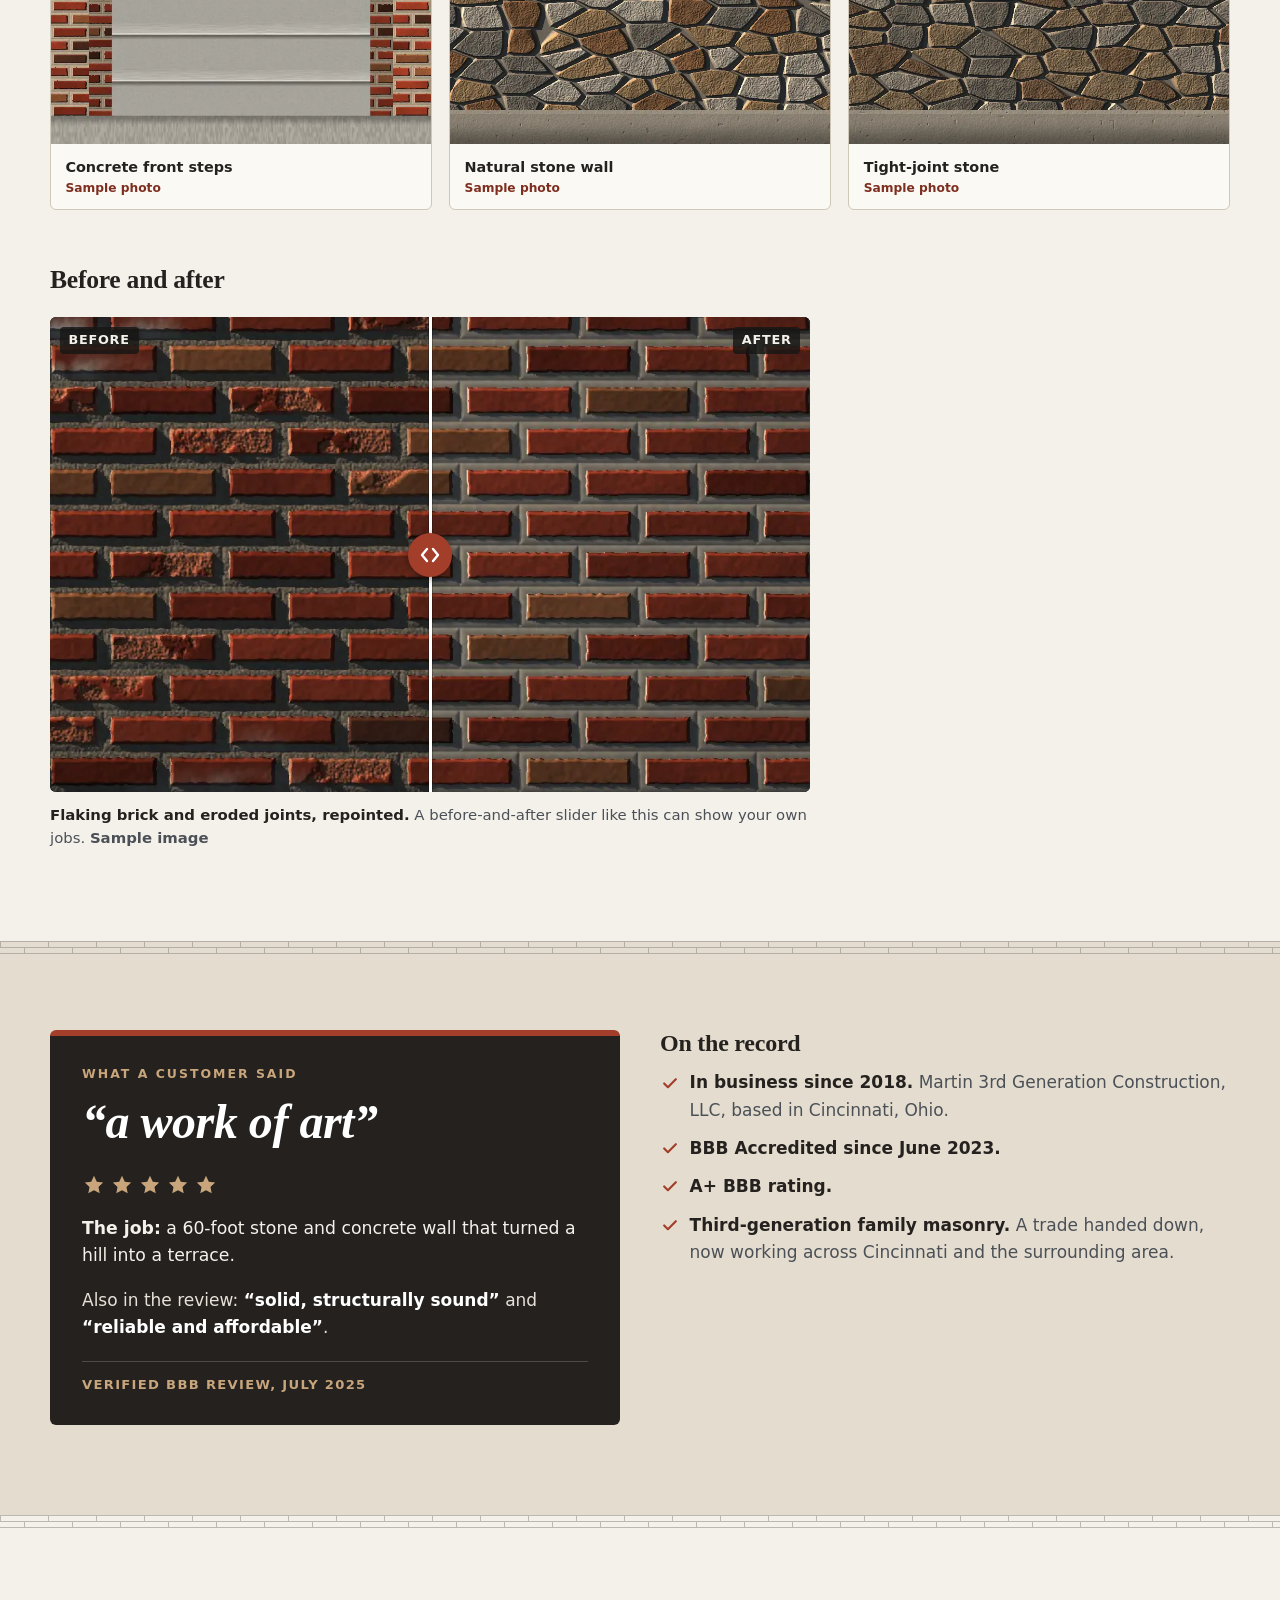
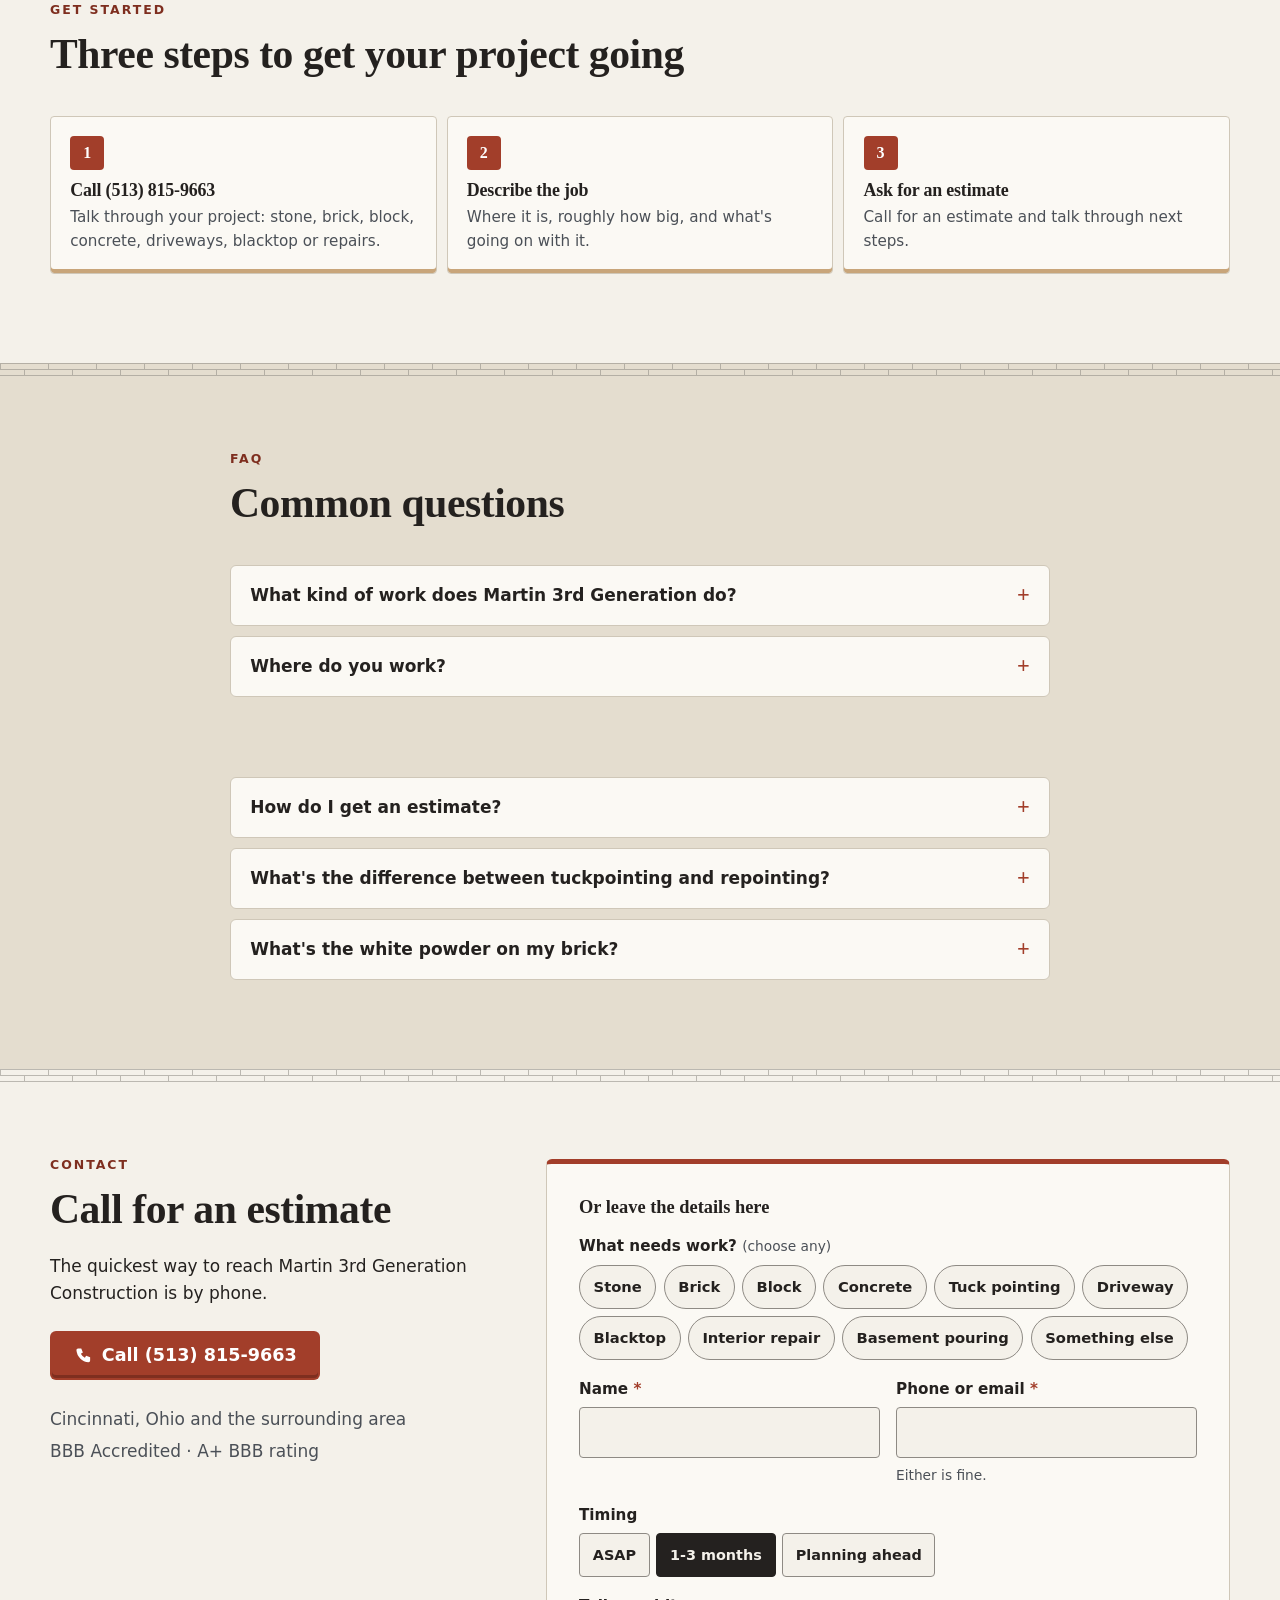
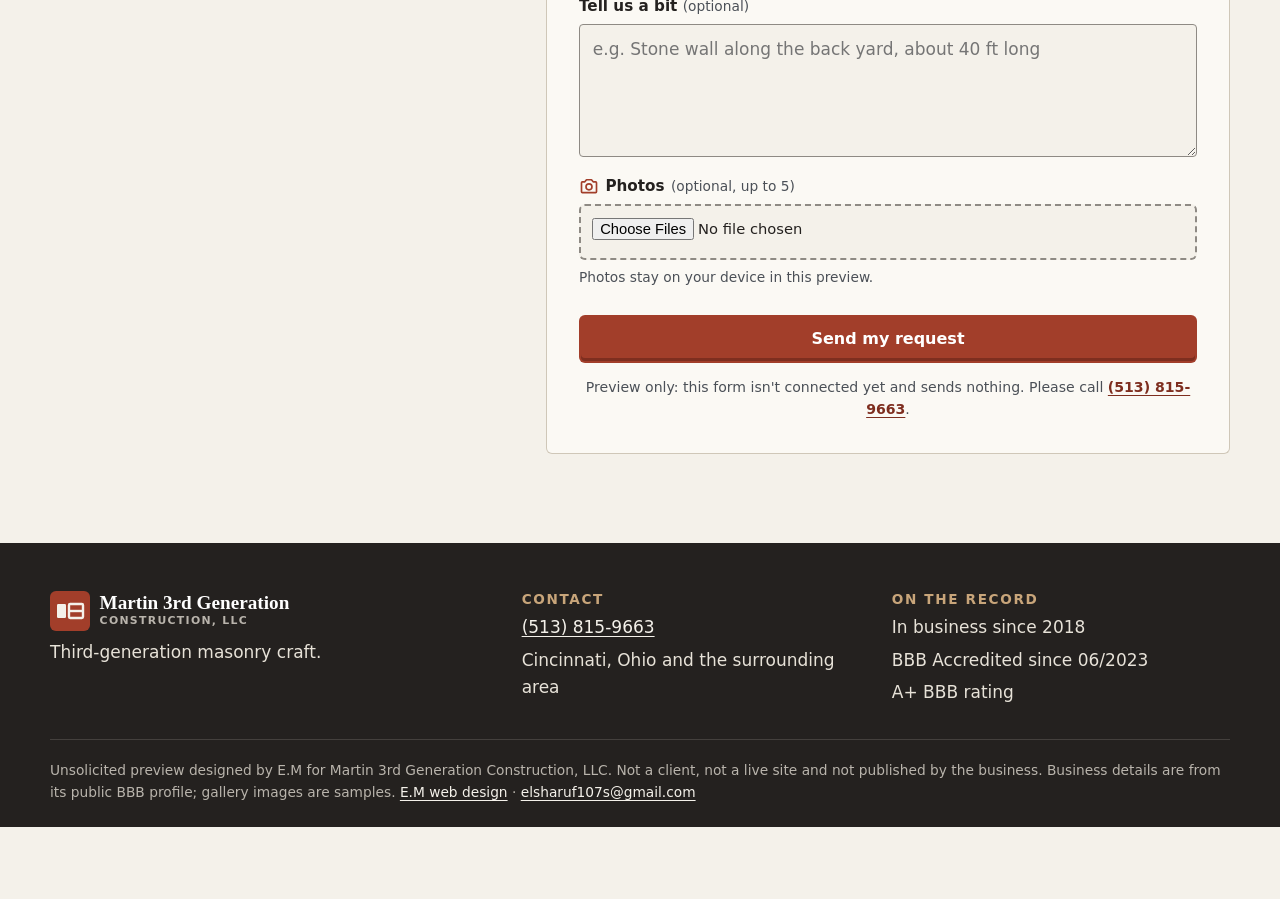
<file: portfolio/martin-3rd-generation/index.html>
<!doctype html>
<html lang="en">
<head>
<meta charset="utf-8">
<meta name="viewport" content="width=device-width, initial-scale=1">
<meta http-equiv="Content-Security-Policy" content="default-src 'none'; script-src 'self'; style-src 'unsafe-inline'; img-src 'self' data: blob:; form-action 'none'; base-uri 'none'; object-src 'none'">
<meta name="referrer" content="strict-origin-when-cross-origin">
<!-- Private concept preview for a prospective client: kept out of search results and never published under the business name -->
<meta name="robots" content="noindex, nofollow">
<title>Martin 3rd Generation Construction | Cincinnati Masonry &amp; Concrete (Unsolicited Preview)</title>
<meta name="description" content="Unsolicited preview by E.M for Martin 3rd Generation Construction, LLC: third-generation stone, brick, block and concrete work in Cincinnati, Ohio. Call (513) 815-9663. Not a live site.">
<meta name="color-scheme" content="light dark">
<meta name="theme-color" content="#24211F">
<link rel="icon" href="data:image/svg+xml,%3Csvg xmlns='http://www.w3.org/2000/svg' viewBox='0 0 40 40'%3E%3Crect width='40' height='40' rx='6' fill='%23A23E2A'/%3E%3Crect x='7' y='13' width='9' height='14' rx='1.2' fill='%23F4F1EA'/%3E%3Crect x='19' y='13' width='14' height='14' rx='1.2' fill='none' stroke='%23F4F1EA' stroke-width='2.4'/%3E%3C/svg%3E">
<script src="masonry-theme.js"></script>
<script type="module" src="masonry-fx.js"></script>
<style>
  /* ===== Martin 3rd Generation (concept preview by E.M): design tokens (palette from the brief, all body pairs WCAG AA) ===== */
  :root {
    --limewash: #F4F1EA; --limestone: #E4DDCF; --sandstone: #C8A57A; --brick: #A23E2A; --fired: #7E2E1F;
    --ember: #D9643F; --charcoal: #24211F; --slate: #4B5057; --mortar: #8E8A84; --mortar-light: #B9B4AC; --soot: #171615;
    --bg: var(--limewash); --bg-alt: var(--limestone); --card: #FBF9F4; --text: var(--charcoal); --text-soft: var(--slate);
    --line: #CFC7B8; --rule: var(--mortar); --link: var(--fired); --focus: var(--fired);
    --d-sky: #E9E5DC; --d-roof: #4B5057; --d-ink: #24211F; --d-brick: #B9584A; --d-brick-dark: #8E4134; --d-mortar: #D7D0C2;
    --d-stone: #DAD2C2; --d-glass: #BFD0DD; --d-metal: #6E747B; --d-ground: #8C9A6E; --d-spall: #E2A48C; --water: #2F6FB3;
    --display: "Charter", "Bitstream Charter", "Sitka Text", "Cambria", "Georgia", serif;
    --sans: "Public Sans", "Segoe UI", system-ui, -apple-system, Roboto, "Helvetica Neue", Arial, sans-serif;
    --radius: 6px; --course: 12px;
    color-scheme: light;
  }
  @media (prefers-color-scheme: dark) { :root:not([data-theme="light"]) { --dark: 1; } }
  :root[data-theme="dark"], :root:not([data-theme="light"]) { }
  @media (prefers-color-scheme: dark) {
    :root:not([data-theme="light"]) {
      --bg: var(--soot); --bg-alt: #1F1D1B; --card: #262321; --text: var(--limewash); --text-soft: var(--mortar-light);
      --line: #45403B; --rule: #5E5953; --link: var(--sandstone); --focus: var(--sandstone);
      --d-sky: #2A2725; --d-roof: #45484D; --d-ink: #E9E4DA; --d-brick: #8E4134; --d-brick-dark: #6B3127; --d-mortar: #5E5953;
      --d-stone: #6E6A63; --d-glass: #3B4A57; --d-ground: #4E5A3D; --d-spall: #B9735C; --water: #7DB2EA; color-scheme: dark;
    }
  }
  :root[data-theme="dark"] {
    --bg: var(--soot); --bg-alt: #1F1D1B; --card: #262321; --text: var(--limewash); --text-soft: var(--mortar-light);
    --line: #45403B; --rule: #5E5953; --link: var(--sandstone); --focus: var(--sandstone);
    --d-sky: #2A2725; --d-roof: #45484D; --d-ink: #E9E4DA; --d-brick: #8E4134; --d-brick-dark: #6B3127; --d-mortar: #5E5953;
    --d-stone: #6E6A63; --d-glass: #3B4A57; --d-ground: #4E5A3D; --d-spall: #B9735C; --water: #7DB2EA; color-scheme: dark;
  }
  *, *::before, *::after { box-sizing: border-box; }
  html { scroll-behavior: smooth; -webkit-text-size-adjust: 100%; }
  @media (prefers-reduced-motion: reduce) { html { scroll-behavior: auto; } *, *::before, *::after { animation: none !important; transition: none !important; } }
  body { margin: 0; background: var(--bg); color: var(--text); font: 400 1.0625rem/1.6 var(--sans); padding-bottom: 4.5rem; -webkit-font-smoothing: antialiased; }
  img, svg { display: block; max-width: 100%; }
  a { color: var(--link); text-underline-offset: 3px; }
  :focus-visible { outline: 3px solid var(--focus); outline-offset: 3px; border-radius: 4px; }
  .hero :focus-visible, .site-footer :focus-visible, .mbar :focus-visible { outline-color: var(--sandstone); }
  h1, h2, h3 { font-family: var(--display); line-height: 1.12; margin: 0 0 .5em; letter-spacing: -.01em; font-weight: 700; }
  h1 { font-size: clamp(2.2rem, 1.2rem + 3.8vw, 3.9rem); }
  h2 { font-size: clamp(1.75rem, 1.2rem + 2vw, 2.6rem); }
  h3 { font-size: 1.25rem; }
  .h3-like { font-size: 1.5rem; }
  p { margin: 0 0 1em; }
  .wrap { width: min(1180px, 100% - 2.5rem); margin-inline: auto; }
  .narrow { width: min(820px, 100% - 2.5rem); }
  .vh { position: absolute !important; width: 1px; height: 1px; overflow: hidden; clip: rect(0 0 0 0); white-space: nowrap; }
  .skip { position: absolute; left: 1rem; top: -100px; z-index: 200; background: var(--charcoal); color: #fff; padding: .7rem 1rem; border-radius: 6px; }
  .skip:focus { top: 1rem; color: #fff; }
  .kicker { font: 700 .78rem/1 var(--sans); letter-spacing: .16em; text-transform: uppercase; color: var(--link); margin-bottom: .9rem; }
  .fine { font-size: .9rem; color: var(--text-soft); }
  .tag { white-space: nowrap; font-weight: 600; }
  .hint { font-size: .86rem; color: var(--text-soft); font-weight: 400; }

  /* Buttons */
  .btn { display: inline-flex; align-items: center; justify-content: center; gap: .55rem; min-height: 48px; padding: .8rem 1.35rem; border-radius: var(--radius);
    font: 700 1rem/1.1 var(--sans); text-decoration: none; border: 2px solid transparent; cursor: pointer; position: relative; overflow: hidden;
    transition: background-color .18s ease, transform .18s ease, box-shadow .18s ease; }
  .btn svg { width: 1.1em; height: 1.1em; flex: none; }
  .btn-brick { background: var(--brick); color: #fff; box-shadow: inset 0 -3px 0 var(--fired); }
  .btn-brick:hover { background: var(--fired); color: #fff; }
  .btn-brick:active { transform: translateY(1px); box-shadow: inset 0 -1px 0 var(--fired); }
  .btn-ghost { background: rgba(244,241,234,.06); color: var(--limewash); border-color: rgba(244,241,234,.55); }
  .btn-ghost:hover { background: var(--limewash); color: var(--charcoal); }
  .btn-sm { min-height: 44px; padding: .55rem 1rem; font-size: .92rem; }
  .btn-block { width: 100%; }
  .btn:hover svg { transform: translateX(2px); } .btn svg { transition: transform .18s ease; }

  /* Concept preview banner + header */
  .preview-banner { background: var(--charcoal); color: var(--limewash); font-size: .9rem; text-align: center; border-bottom: 1px solid var(--sandstone); }
  .preview-banner p { margin: 0; padding: .55rem 0; font-weight: 600; }
  .preview-banner a { color: var(--sandstone); font-weight: 700; }
  .preview-banner a:focus-visible { outline-color: var(--sandstone); }
  .preview-banner .dot { display: inline-block; width: 8px; height: 8px; border-radius: 2px; background: var(--sandstone); margin-right: .45rem; vertical-align: .1em; }
  .site-header { position: sticky; top: 0; z-index: 60; background: var(--bg); border-bottom: 3px solid var(--brick); }
  .nav { display: flex; align-items: center; gap: 1rem 1.5rem; padding-block: .7rem; flex-wrap: wrap; }
  .brand { display: inline-flex; align-items: center; gap: .6rem; color: var(--text); text-decoration: none; }
  .logo-mark { width: 40px; height: 40px; flex: none; }
  .brand-name { font: 700 1.2rem/1.05 var(--display); }
  .brand-name small { display: block; font: 600 .68rem/1.5 var(--sans); letter-spacing: .12em; text-transform: uppercase; color: var(--text-soft); }
  .nav nav { order: 3; width: 100%; }
  .nav-links { display: flex; gap: 0 1.4rem; list-style: none; margin: 0; padding: .1rem 0 0; overflow-x: auto; scrollbar-width: none; border-top: 1px solid var(--line); }
  .nav-links a { display: inline-block; padding: .55rem 0; color: var(--text); text-decoration: none; font-weight: 600; font-size: .95rem; white-space: nowrap; }
  .nav-links a:hover { color: var(--link); text-decoration: underline; }
  .nav-actions { margin-left: auto; display: flex; align-items: center; gap: .6rem; }
  .nav-phone { display: none; align-items: center; gap: .4rem; font-weight: 700; color: var(--text); text-decoration: none; white-space: nowrap; }
  .nav-phone svg { width: 18px; height: 18px; color: var(--brick); }
  .js .theme-slot { display: inline-block; width: 44px; height: 44px; flex: none; } /* reserved before the button is added */
  .theme-btn { display: inline-flex; align-items: center; justify-content: center; width: 44px; height: 44px; border-radius: var(--radius); border: 1px solid var(--line); background: var(--card); color: var(--text); cursor: pointer; }
  .theme-btn svg { width: 20px; height: 20px; }
  @media (min-width: 1000px) {
    .nav { flex-wrap: nowrap; }
    .nav nav { order: 0; width: auto; margin-left: auto; }
    .nav-links { border-top: 0; padding: 0; }
    .nav-actions { margin-left: 0; }
    .nav-phone { display: inline-flex; }
  }
  @media (max-width: 420px) { .brand-name small { display: none; } .brand-name { font-size: 1.05rem; } .btn-sm { padding: .5rem .8rem; font-size: .86rem; } }

  /* Hero: dark wall. Contrast never depends on the shader: a charcoal scrim sits under the copy. */
  .hero { position: relative; isolation: isolate; overflow: hidden; color: var(--limewash);
    background: var(--soot) url("hero-poster.webp") center / cover no-repeat; }
  .hero::before { content: ""; position: absolute; inset: 0; z-index: 1; pointer-events: none;
    background: linear-gradient(180deg, rgba(23,22,21,.5) 0, rgba(23,22,21,.9) 22%, rgba(23,22,21,.93) 100%); }
  @media (min-width: 1000px) { .hero::before { background: linear-gradient(90deg, rgba(23,22,21,.96) 0%, rgba(23,22,21,.93) 48%, rgba(23,22,21,.5) 66%, rgba(23,22,21,.08) 88%); } }
  .hero-inner { position: relative; z-index: 2; padding-block: clamp(4rem, 9vw, 7.5rem); }
  .hero-copy { max-width: 620px; }
  .hero-tag { font: italic 700 1.2rem/1.2 var(--display); color: #DCC29E; margin-bottom: 1rem; }
  .hero h1 { color: #fff; }
  .hero-sub { font-size: 1.18rem; color: #E7E2D8; max-width: 52ch; }
  .hero-ctas { display: flex; flex-wrap: wrap; gap: .8rem; margin: 1.8rem 0 1.6rem; }
  .chips { list-style: none; margin: 0; padding: 0; display: flex; flex-wrap: wrap; gap: .5rem; }
  .chips li { display: inline-flex; align-items: center; gap: .4rem; padding: .4rem .7rem; border: 1px solid rgba(244,241,234,.28); border-radius: 4px; background: rgba(23,22,21,.6); font-size: .9rem; font-weight: 600; }
  .chips svg { width: 16px; height: 16px; color: var(--sandstone); }
  .hero-note { position: absolute; z-index: 2; left: 1.25rem; bottom: .9rem; margin: 0; font-size: .78rem; color: var(--mortar-light); background: rgba(23,22,21,.75); padding: .2rem .55rem; border-radius: 4px; }
  @media (max-width: 760px) {
    .hero::before { background: linear-gradient(180deg, rgba(23,22,21,.15) 0, rgba(23,22,21,.7) 130px, rgba(23,22,21,.93) 230px, rgba(23,22,21,.95) 100%); }
    .hero-inner { padding-top: 9.5rem; padding-bottom: 4.5rem; }
    .hero-ctas .btn { flex: 1 1 100%; }
  }

  /* Sections: horizontal "courses" with a thin brick-course divider */
  .section { padding-block: clamp(3.5rem, 7vw, 5.75rem); position: relative; }
  .section.alt { background: var(--bg-alt); }
  .section + .section::before { content: ""; position: absolute; left: 0; right: 0; top: 0; height: 13px; opacity: .55; pointer-events: none;
    background:
      linear-gradient(var(--rule), var(--rule)) 0 0 / 100% 1px no-repeat,
      linear-gradient(var(--rule), var(--rule)) 0 6px / 100% 1px no-repeat,
      linear-gradient(var(--rule), var(--rule)) 0 12px / 100% 1px no-repeat,
      linear-gradient(90deg, var(--rule) 1px, transparent 1px) 0 0 / 48px 6px repeat-x,
      linear-gradient(90deg, var(--rule) 1px, transparent 1px) 24px 6px / 48px 6px repeat-x; }
  .section-head { max-width: 760px; margin-bottom: 2.4rem; }
  .section-head p:last-child { color: var(--text-soft); font-size: 1.08rem; }
  .sub-head { font-size: 1.6rem; margin: 3.5rem 0 1.4rem; }

  /* Water diagnostic */
  .water-grid { display: grid; grid-template-columns: 1.15fr .85fr; gap: 2.5rem; align-items: start; }
  .water-figure { position: relative; border: 1px solid var(--line); border-radius: var(--radius); overflow: hidden; background: var(--d-sky); }
  .water-svg { width: 100%; height: auto; }
  .water-svg .mk circle { fill: var(--brick); stroke: #fff; stroke-width: 3; }
  .water-svg .mk text { fill: #fff; }
  .water-svg .wp { fill: none; stroke: var(--water); stroke-width: 5; stroke-linecap: round; stroke-dasharray: 2 12; opacity: .85; }
  .water-svg .rain path { stroke: var(--water); stroke-width: 2; opacity: .35; stroke-linecap: round; }
  .water-hotspots { position: absolute; inset: 0; }
  .water-hotspots button { position: absolute; width: 44px; height: 44px; margin: -22px 0 0 -22px; border-radius: 50%; border: 0; background: transparent; cursor: pointer; }
  .water-hotspots button:focus-visible { outline: 3px solid var(--focus); outline-offset: 2px; }
  .js-water .water-svg .wp { opacity: 0; transition: opacity .35s ease; }
  .js-water .water-svg .wp.is-on { opacity: 1; animation: flow 1.6s linear infinite; }
  .js-water .water-svg .mk { transition: transform .25s ease; transform-box: fill-box; transform-origin: center; }
  .js-water .water-svg .mk.is-on { transform: scale(1.18); }
  .js-water .water-svg .mk.is-on circle { fill: var(--water); }
  @keyframes flow { to { stroke-dashoffset: -56; } }
  .motion .water-svg .rain path { animation: rain 1.4s linear infinite; }
  .motion .water-svg .rain path:nth-child(2n) { animation-delay: -.7s; }
  @keyframes rain { from { transform: translateY(-30px); } to { transform: translateY(40px); } }
  .sym-list { list-style: none; margin: 0; padding: 0; display: grid; gap: .9rem; }
  .sym { position: relative; padding: 1.1rem 1.2rem 1.1rem 3.6rem; background: var(--card); border: 1px solid var(--line); border-radius: var(--radius); transition: border-color .2s ease, box-shadow .2s ease; }
  .sym h3 { margin-bottom: .35rem; font-size: 1.15rem; }
  .sym p { margin: 0 0 .45rem; font-size: .96rem; color: var(--text-soft); }
  .sym p strong { color: var(--text); }
  .sym-num { position: absolute; left: 1rem; top: 1.05rem; width: 30px; height: 30px; border-radius: 50%; display: grid; place-items: center; background: var(--brick); color: #fff; font-weight: 700; }
  .sym.is-on { border-color: var(--water); box-shadow: 0 0 0 2px var(--water) inset; }
  .sym .show-btn { margin-top: .5rem; display: inline-flex; align-items: center; min-height: 44px; padding: 0 .9rem; border-radius: var(--radius); border: 1px solid var(--line); background: transparent; color: var(--text); font: 600 .9rem var(--sans); cursor: pointer; }
  .sym .show-btn[aria-pressed="true"] { border-color: var(--water); color: var(--text); }
  @media (max-width: 900px) { .water-grid { grid-template-columns: 1fr; } }

  /* Services */
  .svc-grid { display: grid; grid-template-columns: repeat(3, 1fr); gap: 1.1rem; }
  .svc { position: relative; display: flex; flex-direction: column; background: var(--card); border: 1px solid var(--line); border-top: 4px solid var(--brick); border-radius: var(--radius); padding: 1.4rem; overflow: hidden; }
  .svc::after { content: ""; position: absolute; inset: 0; pointer-events: none; opacity: 0; transition: opacity .3s ease;
    background: linear-gradient(115deg, transparent 30%, rgba(255,217,176,.16) 50%, transparent 70%) var(--sx, 0) 0 / 220% 100% no-repeat; }
  .svc:hover::after { opacity: 1; }
  .svc-icon { width: 40px; height: 40px; color: var(--brick); margin-bottom: .8rem; }
  .svc h3 { margin-bottom: .35rem; }
  .svc > p { color: var(--text-soft); font-size: .97rem; }
  .svc-cta { margin-top: auto; display: inline-flex; align-items: center; gap: .4rem; font-weight: 700; color: var(--link); min-height: 44px; }
  .svc-cta svg { width: 18px; height: 18px; transition: transform .18s ease; }
  .svc-cta:hover svg { transform: translateX(3px); }
  @media (max-width: 980px) { .svc-grid { grid-template-columns: 1fr 1fr; } }
  @media (max-width: 620px) { .svc-grid { grid-template-columns: 1fr; } }

  /* Gallery */
  .filters { display: flex; flex-wrap: wrap; gap: .5rem; margin-bottom: 1.4rem; }
  .filters button { min-height: 44px; padding: .4rem 1rem; border-radius: 999px; border: 1px solid var(--rule); background: var(--card); color: var(--text); font: 600 .92rem var(--sans); cursor: pointer; }
  .filters button[aria-pressed="true"] { background: var(--charcoal); border-color: var(--charcoal); color: var(--limewash); }
  :root[data-theme="dark"] .filters button[aria-pressed="true"] { background: var(--limewash); color: var(--soot); }
  @media (prefers-color-scheme: dark) { :root:not([data-theme="light"]) .filters button[aria-pressed="true"] { background: var(--limewash); color: var(--soot); } }
  .gallery { list-style: none; margin: 0; padding: 0; display: grid; grid-template-columns: repeat(3, 1fr); gap: 1.1rem; }
  .gal-item[hidden] { display: none; }
  .gal-item figure { margin: 0; background: var(--card); border: 1px solid var(--line); border-radius: var(--radius); overflow: hidden; }
  .gal-item img { width: 100%; height: auto; aspect-ratio: 4 / 3; object-fit: cover; transition: transform .6s cubic-bezier(.2,.7,.2,1); }
  .gal-item figure:hover img { transform: scale(1.04); }
  .gal-item figcaption { padding: .7rem .9rem; font-size: .9rem; color: var(--text-soft); }
  .gal-item figcaption strong { color: var(--text); }
  @media (max-width: 900px) { .gallery { grid-template-columns: 1fr 1fr; } }
  @media (max-width: 520px) { .gallery { grid-template-columns: 1fr 1fr; gap: .6rem; } .gal-item figcaption { padding: .5rem .6rem; font-size: .8rem; } }

  /* Before / after: side by side without JS, an accessible slider with JS */
  .ba-grid { display: grid; grid-template-columns: 1fr 1fr; gap: 1.4rem; }
  .ba { margin: 0; }
  .ba-frame { position: relative; display: grid; grid-template-columns: 1fr 1fr; gap: 4px; border-radius: var(--radius); overflow: hidden; background: var(--charcoal); }
  .ba-pane { position: relative; }
  .ba-pane img { width: 100%; height: auto; aspect-ratio: 8 / 5; object-fit: cover; }
  .ba-label { position: absolute; top: .6rem; left: .6rem; padding: .2rem .55rem; border-radius: 4px; background: rgba(23,22,21,.82); color: var(--limewash); font-size: .8rem; font-weight: 700; letter-spacing: .06em; text-transform: uppercase; }
  .ba-after .ba-label { left: auto; right: .6rem; }
  .ba figcaption { margin-top: .7rem; font-size: .93rem; color: var(--text-soft); }
  .ba figcaption strong { color: var(--text); }
  .ba-handle { display: none; }
  .ba.is-live .ba-frame { display: block; gap: 0; touch-action: pan-y; }
  .ba.is-live .ba-after { position: absolute; inset: 0; clip-path: inset(0 0 0 var(--pos, 50%)); }
  .ba.is-live .ba-range { position: absolute; inset: 0; width: 100%; height: 100%; margin: 0; opacity: 0; cursor: ew-resize; z-index: 3; touch-action: pan-y; }
  .ba.is-live .ba-handle { display: block; position: absolute; top: 0; bottom: 0; left: var(--pos, 50%); width: 3px; margin-left: -1.5px; background: #fff; z-index: 2; pointer-events: none; box-shadow: 0 0 0 1px rgba(0,0,0,.25); }
  .ba.is-live .ba-handle::after { content: ""; position: absolute; top: 50%; left: 50%; width: 44px; height: 44px; margin: -22px 0 0 -22px; border-radius: 50%;
    background: var(--brick) url("data:image/svg+xml,%3Csvg xmlns='http://www.w3.org/2000/svg' viewBox='0 0 24 24'%3E%3Cpath d='M9 6l-5 6 5 6M15 6l5 6-5 6' fill='none' stroke='%23fff' stroke-width='2.4' stroke-linecap='round' stroke-linejoin='round'/%3E%3C/svg%3E") center / 24px no-repeat; box-shadow: 0 2px 8px rgba(0,0,0,.4); }
  .ba.is-live .ba-range:focus-visible ~ .ba-handle::after { outline: 3px solid var(--sandstone); outline-offset: 3px; }
  @media (max-width: 900px) { .ba-grid { grid-template-columns: 1fr; } }

  /* Process laid out as courses of brick (running bond offset) */
  .courses { list-style: none; margin: 0; padding: 0; display: grid; grid-template-columns: repeat(6, 1fr); gap: 10px; counter-reset: c; }
  .course { grid-column: span 2; position: relative; background: var(--card); border: 1px solid var(--line); border-radius: 4px; padding: 1.2rem 1.2rem 1.2rem 1.2rem; box-shadow: inset 0 -4px 0 var(--sandstone); }
  .course:nth-child(4) { grid-column: 2 / span 2; } .course:nth-child(5) { grid-column: 4 / span 2; } .course:nth-child(6) { grid-column: 2 / span 4; }
  .course-n { display: inline-grid; place-items: center; width: 34px; height: 34px; border-radius: 4px; background: var(--brick); color: #fff; font: 700 1rem var(--display); margin-bottom: .6rem; }
  .course h3 { font-size: 1.12rem; margin-bottom: .3rem; }
  .course p { margin: 0; color: var(--text-soft); font-size: .95rem; }
  @media (max-width: 900px) { .courses { grid-template-columns: 1fr 1fr; } .course, .course:nth-child(n) { grid-column: auto; } }
  @media (max-width: 560px) { .courses { grid-template-columns: 1fr; } }

  /* Review + trust */
  .rvcard-grid { display: grid; grid-template-columns: 1fr 1fr; gap: 2.5rem; align-items: start; }
  .rvcard { background: var(--charcoal); color: var(--limewash); border-radius: var(--radius); padding: 2rem; border-top: 6px solid var(--brick); }
  .rvcard h2 { color: #fff; }
  .rvcard .kicker { color: var(--sandstone); }
  .rvcard .fine { color: var(--mortar-light); margin: 1rem 0 0; }
  .rvcard :focus-visible { outline-color: var(--sandstone); }
  .trust { list-style: none; margin: 0; padding: 0; display: grid; gap: .7rem; }
  .trust li { display: flex; gap: .6rem; align-items: flex-start; color: var(--text-soft); }
  .trust li strong { color: var(--text); }
  .trust svg { width: 20px; height: 20px; flex: none; color: var(--brick); margin-top: .2rem; }
  @media (max-width: 860px) { .rvcard-grid { grid-template-columns: 1fr; } }

  /* FAQ */
  .faq { display: grid; gap: .6rem; }
  .faq details { background: var(--card); border: 1px solid var(--line); border-radius: var(--radius); }
  .faq summary { cursor: pointer; padding: 1rem 1.2rem; font-weight: 700; min-height: 56px; display: flex; align-items: center; justify-content: space-between; gap: 1rem; list-style: none; }
  .faq summary::-webkit-details-marker { display: none; }
  .faq summary::after { content: "+"; font: 700 1.4rem/1 var(--display); color: var(--brick); transition: transform .2s ease; }
  .faq details[open] summary::after { transform: rotate(45deg); }
  .faq details p { margin: 0; padding: 0 1.2rem 1.1rem; color: var(--text-soft); }

  /* Estimate form */
  .est-grid { display: grid; grid-template-columns: .8fr 1.2fr; gap: 2.5rem; align-items: start; }
  .est-points { list-style: none; padding: 0; margin: 1rem 0 0; display: grid; gap: .35rem; color: var(--text-soft); }
  form.est { background: var(--card); border: 1px solid var(--line); border-top: 5px solid var(--brick); border-radius: var(--radius); padding: clamp(1.2rem, 3vw, 2rem); }
  .field { display: grid; gap: .35rem; margin: 0 0 1.05rem; border: 0; padding: 0; min-width: 0; align-content: start; }
  .field label, .field legend { font-weight: 700; font-size: .95rem; padding: 0; }
  .row { display: grid; grid-template-columns: 1fr 1fr; gap: 1rem; }
  .req { color: var(--brick); }
  input[type=text], input:not([type]), input[inputmode], input[type=email], textarea {
    width: 100%; font: inherit; color: var(--text); background: var(--bg); border: 1px solid var(--mortar); border-radius: 4px; padding: .7rem .8rem; min-height: 48px; }
  textarea { min-height: 110px; resize: vertical; }
  input:focus, textarea:focus { outline: 3px solid var(--focus); outline-offset: 1px; border-color: var(--focus); }
  .field input[aria-invalid="true"] { border-color: #B3261E; border-width: 2px; }
  .err { color: #B3261E; font-size: .86rem; font-weight: 600; }
  :root[data-theme="dark"] .err { color: #F2A29B; }
  @media (prefers-color-scheme: dark) { :root:not([data-theme="light"]) .err { color: #F2A29B; } }
  .err:empty { display: none; }
  .chip-group { display: flex; flex-wrap: wrap; gap: .45rem; margin-top: .4rem; }
  .chip { position: relative; }
  .chip input { position: absolute; opacity: 0; width: 1px; height: 1px; }
  .chip span { display: inline-flex; align-items: center; min-height: 44px; padding: .4rem .85rem; border: 1px solid var(--rule); border-radius: 999px; background: var(--bg); font-weight: 600; font-size: .92rem; cursor: pointer; }
  .chip input:checked + span { background: var(--brick); border-color: var(--brick); color: #fff; }
  .chip input:checked + span::before { content: "✓ "; }
  .chip input:focus-visible + span { outline: 3px solid var(--focus); outline-offset: 2px; }
  .seg { display: flex; flex-wrap: wrap; gap: .4rem; margin-top: .4rem; }
  .seg label { position: relative; }
  .seg input { position: absolute; opacity: 0; width: 1px; height: 1px; }
  .seg span { display: inline-flex; align-items: center; min-height: 44px; padding: .3rem .8rem; border: 1px solid var(--rule); border-radius: 4px; background: var(--bg); font-weight: 600; font-size: .9rem; cursor: pointer; }
  .seg input:checked + span { background: var(--charcoal); color: var(--limewash); border-color: var(--charcoal); }
  :root[data-theme="dark"] .seg input:checked + span { background: var(--limewash); color: var(--soot); }
  @media (prefers-color-scheme: dark) { :root:not([data-theme="light"]) .seg input:checked + span { background: var(--limewash); color: var(--soot); } }
  .seg input:focus-visible + span { outline: 3px solid var(--focus); outline-offset: 2px; }
  .photos label { display: inline-flex; align-items: center; gap: .4rem; }
  .photos label svg { width: 20px; height: 20px; color: var(--brick); }
  .photos input[type=file] { font: inherit; font-size: .92rem; padding: .7rem; border: 2px dashed var(--rule); border-radius: var(--radius); background: var(--bg); width: 100%; min-height: 56px; cursor: pointer; }
  .thumbs { list-style: none; margin: .3rem 0 0; padding: 0; display: flex; flex-wrap: wrap; gap: .6rem; }
  .thumbs li { position: relative; width: 96px; font-size: .74rem; color: var(--text-soft); }
  .thumbs img { width: 96px; height: 72px; object-fit: cover; border-radius: 4px; border: 1px solid var(--line); }
  .thumbs button { position: absolute; top: -10px; right: -10px; width: 32px; height: 32px; border-radius: 50%; border: 2px solid var(--card); background: var(--charcoal); color: #fff; font: 700 1rem/1 var(--sans); cursor: pointer; }
  .check { display: flex; gap: .55rem; align-items: center; font-weight: 600; margin-bottom: 1rem; min-height: 44px; }
  .check input { width: 22px; height: 22px; accent-color: var(--brick); }
  .company[hidden] { display: none; }
  .form-note { font-size: .88rem; color: var(--text-soft); text-align: center; margin: .8rem 0 0; }
  .form-status { font-weight: 700; text-align: center; margin: .5rem 0 0; }
  .form-status:empty { display: none; }
  @media (max-width: 860px) { .est-grid { grid-template-columns: 1fr; } }
  @media (max-width: 560px) { .row { grid-template-columns: 1fr; } }

  /* Footer */
  .site-footer { background: var(--charcoal); color: #E7E2D8; padding-block: 3rem 1.5rem; }
  .site-footer a { color: var(--limewash); }
  .site-footer .brand { color: #fff; } .site-footer .brand-name small { color: var(--mortar-light); }
  .foot-grid { display: grid; grid-template-columns: 1.3fr 1fr 1fr; gap: 2rem; }
  .foot-h { font: 700 .85rem var(--sans); letter-spacing: .12em; text-transform: uppercase; color: var(--sandstone); }
  .site-footer ul { list-style: none; margin: 0; padding: 0; display: grid; gap: .35rem; }
  .fine-foot { margin: 2rem 0 0; padding-top: 1.2rem; border-top: 1px solid rgba(244,241,234,.15); font-size: .86rem; color: var(--mortar-light); }
  @media (max-width: 760px) { .foot-grid { grid-template-columns: 1fr; } }

  .concept-badge { position: fixed; z-index: 90; left: 50%; bottom: 14px; transform: translateX(-50%); display: inline-flex; align-items: center; gap: .5rem; max-width: calc(100% - 24px);
    padding: .5rem .9rem; border-radius: 4px; background: var(--charcoal); color: var(--limewash); text-decoration: none; font: 600 .8rem/1.3 var(--sans);
    border: 1px solid var(--sandstone); box-shadow: 0 8px 20px -8px rgba(0,0,0,.5); transition: transform .25s ease; }
  .concept-badge:hover { background: var(--fired); color: #fff; }
  .concept-badge:focus-visible { outline-color: var(--sandstone); }
  .concept-badge .dot { width: 8px; height: 8px; border-radius: 2px; background: var(--sandstone); flex: none; }
  /* Sticky mobile bar (after the badge rule so its offset wins) */
  .mbar { display: none; }
  @media (max-width: 899px) {
    body { padding-bottom: 8.5rem; }
    .mbar { display: grid; grid-template-columns: 1fr 1fr 1fr; position: fixed; z-index: 80; left: 0; right: 0; bottom: 0; background: var(--charcoal); border-top: 3px solid var(--brick);
      padding: .35rem .4rem calc(.35rem + env(safe-area-inset-bottom)); gap: .35rem; transition: transform .25s ease; }
    .mbar a { display: inline-flex; align-items: center; justify-content: center; gap: .35rem; min-height: 48px; border-radius: 4px; color: var(--limewash); font-weight: 700; text-decoration: none; font-size: .9rem; white-space: nowrap; }
    .mbar a svg { width: 18px; height: 18px; }
    .mbar .mbar-primary { background: var(--brick); color: #fff; }
    .mbar.is-hidden { transform: translateY(110%); }
    .concept-badge { bottom: 12px; transform: translate(-50%, calc(-56px - env(safe-area-inset-bottom))); font-size: .74rem; padding: .4rem .7rem; }
    .nav-actions .btn { display: none; }
    .nav { flex-wrap: wrap; row-gap: .2rem; padding-block: .5rem .1rem; }
    .nav-links { -webkit-mask-image: linear-gradient(90deg, #000 85%, transparent); mask-image: linear-gradient(90deg, #000 85%, transparent); padding-right: 2rem; }
    .mbar.is-hidden ~ .concept-badge { transform: translateX(-50%); }
  }

  /* Optional effects (masonry-fx.js). Without JS or WebGL none of this applies. */
  .fx-canvas { position: absolute; inset: 0; width: 100%; height: 100%; z-index: 0; display: block; pointer-events: none; opacity: 0; transition: opacity 1s ease; }
  .fx-canvas.is-live { opacity: 1; }
  .motion .reveal { opacity: 0; translate: 0 22px; transition: opacity .7s ease var(--d, 0ms), translate .85s cubic-bezier(.2,.7,.2,1) var(--d, 0ms), border-color .2s ease, box-shadow .2s ease; }
  .motion .reveal.is-in { opacity: 1; translate: none; }
  .motion .course.reveal { translate: -26px 0; }
  .motion .course.reveal.is-in { translate: none; }
  .motion-toggle { position: absolute; z-index: 3; right: 1.25rem; bottom: .9rem; display: inline-flex; align-items: center; gap: .45rem; min-height: 40px; padding: .45rem .85rem;
    font: 700 .82rem/1 var(--sans); color: var(--limewash); cursor: pointer; background: rgba(23,22,21,.85); border: 1px solid rgba(244,241,234,.35); border-radius: 4px; }
  .motion-toggle:hover { border-color: var(--limewash); }
  .motion-toggle .i-play, .motion-toggle[aria-pressed="true"] .i-pause { display: none; }
  .motion-toggle[aria-pressed="true"] .i-play { display: inline; }
  .water .motion-toggle { position: static; margin-top: .8rem; color: var(--text); background: var(--card); border-color: var(--line); }
  .motion-paused *, .motion-paused *::before, .motion-paused *::after { animation-play-state: paused !important; }
  @media (max-width: 760px) { .hero-note { left: auto; right: .75rem; top: .7rem; bottom: auto; } .motion-toggle { right: .75rem; bottom: .7rem; } }
  @media (prefers-reduced-motion: reduce) { .reveal { opacity: 1 !important; translate: none !important; } }
  .fx-capture .mbar { display: none; } /* portfolio capture only: a fixed bar would float mid-screenshot */
  :root[data-theme="dark"] .req { color: #F2A29B; } @media (prefers-color-scheme: dark) { :root:not([data-theme="light"]) .req { color: #F2A29B; } }
  @media (max-width: 899px) { html { scroll-padding: 140px 0 9rem; } }

  /* Mockup additions: sample badge, review card, 3-step process, call button */
  .sample-badge { display: inline-flex; align-items: center; gap: .5rem; margin: -1rem 0 1.4rem; padding: .45rem .85rem; border: 1px dashed var(--rule); border-radius: 999px; background: var(--card); font-weight: 700; font-size: .92rem; color: var(--text); }
  .sample-badge svg { width: 18px; height: 18px; color: var(--brick); flex: none; }
  .gal-item figcaption .tag { display: block; color: var(--link); font-size: .85em; }
  .ba-single { grid-template-columns: 1fr; max-width: 760px; }
  .review h2 { font-style: italic; font-size: clamp(2rem, 1.4rem + 2.4vw, 3rem); }
  .stars { display: flex; gap: .25rem; margin: 0 0 1.1rem; }
  .stars svg { width: 24px; height: 24px; color: var(--sandstone); }
  .rv-job { font-size: 1.08rem; }
  .rv-more { color: #E7E2D8; }
  .rv-more q { font-weight: 700; color: #fff; }
  .rv-cite { margin: 1.2rem 0 0; padding-top: .9rem; border-top: 1px solid rgba(244,241,234,.2); font: 700 .82rem/1.3 var(--sans); letter-spacing: .1em; text-transform: uppercase; color: var(--sandstone); }
  .courses-3 .course:nth-child(n) { grid-column: span 2; }
  @media (max-width: 900px) { .courses-3 { grid-template-columns: 1fr; } .courses-3 .course:nth-child(n) { grid-column: auto; } }
  .btn-call { margin: .4rem 0 .6rem; font-size: 1.1rem; }
  .form-intro { font: 700 1.15rem/1.2 var(--display); margin-bottom: 1rem; }
  .form-note a { font-weight: 700; }
  .btn-nowrap { white-space: nowrap; }
  .brand-name small { white-space: nowrap; }
  .mbar.mbar { grid-template-columns: 1.6fr 1fr; }
</style>
</head>
<body>
<a class="skip" href="#main">Skip to main content</a>

<svg width="0" height="0" class="vh" aria-hidden="true" focusable="false">
 <symbol id="i-bond" viewBox="0 0 32 32"><g fill="none" stroke="currentColor" stroke-width="2"><rect x="2" y="5" width="28" height="22" rx="1.5"/><path d="M2 12.3h28M2 19.6h28M11 5v7.3M21 5v7.3M6 12.3v7.3M16 12.3v7.3M26 12.3v7.3M11 19.6V27M21 19.6V27"/></g></symbol>
 <symbol id="i-flemish" viewBox="0 0 32 32"><g fill="none" stroke="currentColor" stroke-width="2"><rect x="2" y="5" width="28" height="22" rx="1.5"/><path d="M2 12.3h28M2 19.6h28M9 5v7.3M14 5v7.3M21 5v7.3M26 5v7.3M5 12.3v7.3M12 12.3v7.3M17 12.3v7.3M24 12.3v7.3M9 19.6V27M14 19.6V27M21 19.6V27M26 19.6V27"/></g></symbol>
 <symbol id="i-arch" viewBox="0 0 32 32"><g fill="none" stroke="currentColor" stroke-width="2" stroke-linejoin="round"><path d="M4 28V16a12 12 0 0 1 24 0v12"/><path d="M9 28V16a7 7 0 0 1 14 0v12"/><path d="M14.5 4.5l1.5 4.5 1.5-4.5M4 16h5M23 16h5M7 9l4 3.5M25 9l-4 3.5"/></g></symbol>
 <symbol id="i-steps" viewBox="0 0 32 32"><g fill="none" stroke="currentColor" stroke-width="2" stroke-linejoin="round"><path d="M3 27h26M5 27v-6h22v6M8 21v-6h16v6M11 15V9h10v6"/><path d="M14 21v6M18 15v6M16 9v6"/></g></symbol>
 <symbol id="i-pavers" viewBox="0 0 32 32"><g fill="none" stroke="currentColor" stroke-width="2"><rect x="3" y="3" width="26" height="26" rx="1.5"/><path d="M3 16h26M16 3v26M9.5 3v13M22.5 16v13M16 9.5h13M3 22.5h13"/></g></symbol>
 <symbol id="i-soldier" viewBox="0 0 32 32"><g fill="none" stroke="currentColor" stroke-width="2"><path d="M3 9h26v18H3z"/><path d="M8.2 9v18M13.4 9v18M18.6 9v18M23.8 9v18M2 5h28"/></g></symbol>
 <symbol id="i-block" viewBox="0 0 32 32"><g fill="none" stroke="currentColor" stroke-width="2"><rect x="2" y="7" width="28" height="18" rx="1"/><path d="M2 16h28M16 7v9M9 16v9M23 16v9"/><rect x="6" y="9.5" width="6" height="4"/><rect x="20" y="9.5" width="6" height="4"/></g></symbol>
 <symbol id="i-ashlar" viewBox="0 0 32 32"><g fill="none" stroke="currentColor" stroke-width="2" stroke-linejoin="round"><rect x="2" y="4" width="28" height="24" rx="1.5"/><path d="M2 12h12M14 4v14M14 18h16M22 4v8h8M8 12v16M8 21h6M20 18v10"/></g></symbol>
 <symbol id="i-check" viewBox="0 0 24 24"><path d="m5 12.5 4.5 4.5L19 7.5" fill="none" stroke="currentColor" stroke-width="2.6" stroke-linecap="round" stroke-linejoin="round"/></symbol>
 <symbol id="i-phone" viewBox="0 0 24 24"><path d="M5 3h4l2 5-2.5 1.5a11 11 0 0 0 5 5L15 12l5 2v4a2 2 0 0 1-2 2A16 16 0 0 1 3 5a2 2 0 0 1 2-2" fill="currentColor"/></symbol>
 <symbol id="i-camera" viewBox="0 0 24 24"><path d="M4 7h3l2-2.5h6L17 7h3a1 1 0 0 1 1 1v11a1 1 0 0 1-1 1H4a1 1 0 0 1-1-1V8a1 1 0 0 1 1-1z" fill="none" stroke="currentColor" stroke-width="2" stroke-linejoin="round"/><circle cx="12" cy="13" r="3.6" fill="none" stroke="currentColor" stroke-width="2"/></symbol>
 <symbol id="i-arrow" viewBox="0 0 24 24"><path d="M5 12h14M13 6l6 6-6 6" fill="none" stroke="currentColor" stroke-width="2.4" stroke-linecap="round" stroke-linejoin="round"/></symbol>
 <symbol id="i-pin" viewBox="0 0 24 24"><path d="M12 21s-7-6.2-7-11.5a7 7 0 0 1 14 0C19 14.8 12 21 12 21z" fill="currentColor"/><circle cx="12" cy="9.5" r="2.6" fill="#fff"/></symbol>
 <symbol id="i-road" viewBox="0 0 32 32"><g fill="none" stroke="currentColor" stroke-width="2" stroke-linejoin="round"><path d="M11 3 4 29M21 3l7 26"/><path d="M16 5v4M16 13v5M16 22v6" stroke-linecap="round"/></g></symbol>
 <symbol id="i-pour" viewBox="0 0 32 32"><g fill="none" stroke="currentColor" stroke-width="2" stroke-linejoin="round"><path d="M3 12v16h26V12"/><path d="M3 22h26"/><path d="M14 3h8l-3 6h-2z"/><path d="M18 9v8" stroke-dasharray="2 2"/></g></symbol>
 <symbol id="i-star" viewBox="0 0 24 24"><path d="m12 2.8 2.8 5.9 6.4.8-4.7 4.4 1.2 6.4L12 17.2l-5.7 3.1 1.2-6.4-4.7-4.4 6.4-.8z" fill="currentColor"/></symbol>
</svg>
<aside class="preview-banner" aria-label="Unsolicited preview notice"><div class="wrap"><p><span class="dot" aria-hidden="true"></span>Unsolicited preview by <a href="https://elsharuf107s-ux.github.io/em-webdev/">E.M</a> for Martin 3rd Generation Construction — not a client, not their official site</p></div></aside>

<header class="site-header">
  <div class="wrap nav">
    <a class="brand" href="#top" aria-label="Martin 3rd Generation Construction, LLC, home"><svg class="logo-mark" viewBox="0 0 40 40" aria-hidden="true" focusable="false"><rect width="40" height="40" rx="6" fill="var(--brick)"/><rect x="7" y="13" width="9" height="14" rx="1.2" fill="#F4F1EA"/><rect x="19" y="13" width="14" height="14" rx="1.2" fill="none" stroke="#F4F1EA" stroke-width="2.4"/><path d="M19 20h14" stroke="#F4F1EA" stroke-width="2.4"/></svg><span class="brand-name">Martin 3rd Generation<small>Construction, LLC · Cincinnati</small></span></a>
    <nav aria-label="Primary"><ul class="nav-links">
      <li><a href="#services">Services</a></li><li><a href="#work">Work</a></li><li><a href="#review">Review</a></li>
      <li><a href="#process">Get started</a></li><li><a href="#faq">FAQ</a></li><li><a href="#estimate">Contact</a></li>
    </ul></nav>
    <div class="nav-actions">
      <span class="theme-slot"></span>
      <a class="btn btn-brick btn-sm btn-nowrap" href="tel:+15138159663"><svg aria-hidden="true" focusable="false"><use href="#i-phone"/></svg>Call (513) 815-9663</a>
    </div>
  </div>
</header>

<main id="main">
  <section class="hero" id="top" aria-labelledby="hero-title">
    <div class="wrap hero-inner">
      <div class="hero-copy">
        <p class="hero-tag">Third-generation masonry craft.</p>
        <h1 id="hero-title">Stone, brick &amp; concrete work from a third-generation family of masons.</h1>
        <p class="hero-sub">Martin 3rd Generation Construction handles stone, brick, block and concrete work, driveways and blacktop across Cincinnati and the surrounding area.</p>
        <div class="hero-ctas">
          <a class="btn btn-brick" href="tel:+15138159663"><svg aria-hidden="true" focusable="false"><use href="#i-phone"/></svg>Call (513) 815-9663</a>
          <a class="btn btn-ghost" href="#services">See the services <svg aria-hidden="true" focusable="false"><use href="#i-arrow"/></svg></a>
        </div>
        <ul class="chips" aria-label="At a glance">
          <li><svg aria-hidden="true" focusable="false"><use href="#i-check"/></svg>In business since 2018</li>
          <li><svg aria-hidden="true" focusable="false"><use href="#i-check"/></svg>BBB Accredited since 2023</li>
          <li><svg aria-hidden="true" focusable="false"><use href="#i-check"/></svg>A+ BBB rating</li>
          <li><svg aria-hidden="true" focusable="false"><use href="#i-check"/></svg>Family masonry, three generations</li>
        </ul>
      </div>
    </div>
    <p class="hero-note">Hero wall: rendered live from code, not a photo.</p>
  </section>

  <section class="section water" id="water" aria-labelledby="water-title">
    <div class="wrap">
      <div class="section-head">
        <p class="kicker">Start with the cause</p>
        <h2 id="water-title">Where's the water getting in?</h2>
        <p>Most masonry trouble starts with water. Here are four common signs, and what each one usually means.</p>
      </div>
      <div class="water-grid">
        <div class="water-figure">
        <svg class="water-svg" viewBox="0 0 800 520" role="img" aria-labelledby="water-svg-t" aria-describedby="water-svg-d" focusable="false">
          <title id="water-svg-t">Cutaway diagram of a brick house wall and chimney</title>
          <desc id="water-svg-d">Four places water gets in: 1, eroded mortar joints in the wall; 2, a brick face flaking from freeze-thaw; 3, white salt staining where water exits near blocked weep holes above the foundation; 4, a cracked concrete crown on top of the chimney.</desc>
          <defs>
            <pattern id="wbrick" width="40" height="16" patternUnits="userSpaceOnUse"><rect width="40" height="16" fill="var(--d-brick)"/><path d="M0 15.5h40M20 0v8M0 8h40M0 0v8M40 8v8M10 8v8M30 8v8" stroke="var(--d-mortar)" stroke-width="1.6" fill="none"/></pattern>
            <pattern id="wbrick-side" width="16" height="16" patternUnits="userSpaceOnUse"><rect width="16" height="16" fill="var(--d-brick-dark)"/><path d="M0 15.5h16M0 8h16M8 0v8M4 8v8M12 8v8" stroke="var(--d-mortar)" stroke-width="1.4" fill="none"/></pattern>
          </defs>
          <rect width="800" height="520" fill="var(--d-sky)"/>
          <g class="rain" aria-hidden="true"><path d="M90 20l-6 22M160 40l-6 22M560 10l-6 22M640 50l-6 22M720 20l-6 22M420 30l-6 22M300 60l-6 22"/></g>
          <!-- chimney -->
          <rect x="520" y="44" width="70" height="140" fill="url(#wbrick)"/>
          <rect x="590" y="50" width="18" height="140" fill="url(#wbrick-side)"/>
          <path class="crown" d="M510 34h106l-4 12H514z" fill="var(--d-stone)" stroke="var(--d-ink)" stroke-width="2"/>
          <path class="crack" d="M548 35l6 6-4 4 7 6" fill="none" stroke="var(--d-ink)" stroke-width="2"/>
          <!-- roof, drawn over the chimney base -->
          <path d="M60 210 L400 70 L740 210 Z" fill="var(--d-roof)"/>
          <path d="M60 210 L400 70 L740 210" fill="none" stroke="var(--d-ink)" stroke-width="3" stroke-linejoin="round"/>
          <!-- wall section -->
          <rect x="110" y="210" width="580" height="250" fill="url(#wbrick)"/>
          <rect x="110" y="210" width="580" height="250" fill="none" stroke="var(--d-ink)" stroke-width="3"/>
          <!-- cutaway: cavity + sheathing on the right end -->
          <rect x="640" y="210" width="12" height="250" fill="var(--d-sky)"/>
          <rect x="652" y="210" width="38" height="250" fill="var(--d-stone)"/>
          <path d="M646 214v240" stroke="var(--d-mortar)" stroke-dasharray="4 6" stroke-width="2"/>
          <!-- window + lintel -->
          <rect x="250" y="260" width="120" height="110" fill="var(--d-glass)" stroke="var(--d-ink)" stroke-width="3"/>
          <path d="M310 260v110M250 315h120" stroke="var(--d-ink)" stroke-width="2"/>
          <rect x="238" y="246" width="144" height="14" fill="var(--d-stone)" stroke="var(--d-ink)" stroke-width="2"/>
          <rect x="242" y="370" width="136" height="12" fill="var(--d-stone)" stroke="var(--d-ink)" stroke-width="2"/>
          <!-- eroded joints region -->
          <g class="eroded"><path d="M460 290h120M470 306h100M455 322h110" stroke="var(--d-ink)" stroke-width="3" stroke-dasharray="6 5"/></g>
          <!-- spalled brick -->
          <path class="spalled" d="M170 402h36v14h-36z" fill="var(--d-spall)" stroke="var(--d-ink)" stroke-width="1.5"/>
          <!-- weeps + flashing + efflorescence -->
          <path d="M110 440h580" stroke="var(--d-metal)" stroke-width="5"/>
          <g class="weeps" fill="var(--d-ink)"><rect x="150" y="430" width="6" height="10"/><rect x="330" y="430" width="6" height="10"/><rect x="510" y="430" width="6" height="10"/></g>
          <path class="efflo" d="M300 412c10-10 30-10 40 0 6 8 26 8 34 0" fill="none" stroke="#FBFAF6" stroke-width="7" stroke-linecap="round" opacity=".9"/>
          <!-- ground + foundation -->
          <rect x="0" y="460" width="800" height="60" fill="var(--d-ground)"/>
          <rect x="110" y="460" width="580" height="40" fill="var(--d-stone)" opacity=".8"/>
          <!-- water paths (animated when selected) -->
          <path class="wp wp-joints" d="M600 250 C560 270 520 290 470 300 S430 330 420 352"/>
          <path class="wp wp-spall" d="M150 360 C170 380 182 392 188 402"/>
          <path class="wp wp-efflo" d="M646 240 C646 320 646 400 600 432 S360 436 330 418"/>
          <path class="wp wp-crown" d="M552 20 C553 40 556 60 555 90 S556 150 556 186"/>
          <!-- numbered markers -->
          <g class="markers" font-family="system-ui, sans-serif" font-weight="700" font-size="18" text-anchor="middle">
            <g class="mk mk-joints"><circle cx="520" cy="268" r="17"/><text x="520" y="274">1</text></g>
            <g class="mk mk-spall"><circle cx="188" cy="378" r="17"/><text x="188" y="384">2</text></g>
            <g class="mk mk-efflo"><circle cx="356" cy="400" r="17"/><text x="356" y="406">3</text></g>
            <g class="mk mk-crown"><circle cx="490" cy="30" r="17"/><text x="490" y="36">4</text></g>
          </g>
        </svg>
          <div class="water-hotspots" hidden></div>
        </div>
        <ol class="sym-list">
          <li class="sym" id="sym-joints" data-water="joints">
            <span class="sym-num" aria-hidden="true">1</span>
            <h3>Crumbling joints</h3>
            <p><strong>What it means:</strong> Rain soaks into eroded mortar and gets behind the brick face. Sandy joints you can scrape with a key are due.</p>
            <p><strong>Usual fix:</strong> Rake out to sound mortar and repoint.</p>
            <a href="#svc-tuckpointing">Tuck pointing</a>
          </li>
          <li class="sym" id="sym-spall" data-water="spall">
            <span class="sym-num" aria-hidden="true">2</span>
            <h3>Flaking brick</h3>
            <p><strong>What it means:</strong> Water in the brick freezes, expands and pops the face off (spalling).</p>
            <p><strong>Usual fix:</strong> Find the water source, replace the damaged brick, repoint around it.</p>
            <a href="#svc-brick">Brick work</a>
          </li>
          <li class="sym" id="sym-efflo" data-water="efflo">
            <span class="sym-num" aria-hidden="true">3</span>
            <h3>White powder</h3>
            <p><strong>What it means:</strong> Efflorescence: salts left behind as water moves through the wall and dries at the surface.</p>
            <p><strong>Usual fix:</strong> Trace and stop the water first, then clean. Otherwise it comes back.</p>
            <a href="#svc-brick">Brick work</a>
          </li>
          <li class="sym" id="sym-crown" data-water="crown">
            <span class="sym-num" aria-hidden="true">4</span>
            <h3>Cracked crown</h3>
            <p><strong>What it means:</strong> The concrete cap on top of a chimney cracks, and water runs straight down into the brick below.</p>
            <p><strong>Usual fix:</strong> Seal or rebuild the concrete crown.</p>
            <a href="#svc-concrete">Concrete</a>
          </li>
        </ol>
      </div>
    </div>
  </section>

  <section class="section alt" id="services" aria-labelledby="services-title">
    <div class="wrap">
      <div class="section-head">
        <p class="kicker">Services</p>
        <h2 id="services-title">Stone, brick, block and concrete, inside and out</h2>
        <p>Not sure your job fits one of these? Call <a href="tel:+15138159663">(513) 815-9663</a> and ask.</p>
      </div>
      <div class="svc-grid">
        <article class="svc" id="svc-stone" aria-labelledby="svc-stone-t">
          <svg class="svc-icon" aria-hidden="true" focusable="false"><use href="#i-ashlar"/></svg>
          <h3 id="svc-stone-t">Stone work</h3>
          <p>Stone walls, steps and features, including retaining and terrace walls.</p>
          <a class="svc-cta" href="tel:+15138159663">Call about this <svg aria-hidden="true" focusable="false"><use href="#i-arrow"/></svg><span class="vh"> (Stone work)</span></a>
        </article>
        <article class="svc" id="svc-brick" aria-labelledby="svc-brick-t">
          <svg class="svc-icon" aria-hidden="true" focusable="false"><use href="#i-flemish"/></svg>
          <h3 id="svc-brick-t">Brick work</h3>
          <p>New brick work and brick repair.</p>
          <a class="svc-cta" href="tel:+15138159663">Call about this <svg aria-hidden="true" focusable="false"><use href="#i-arrow"/></svg><span class="vh"> (Brick work)</span></a>
        </article>
        <article class="svc" id="svc-block" aria-labelledby="svc-block-t">
          <svg class="svc-icon" aria-hidden="true" focusable="false"><use href="#i-block"/></svg>
          <h3 id="svc-block-t">Block work</h3>
          <p>Block walls and foundations.</p>
          <a class="svc-cta" href="tel:+15138159663">Call about this <svg aria-hidden="true" focusable="false"><use href="#i-arrow"/></svg><span class="vh"> (Block work)</span></a>
        </article>
        <article class="svc" id="svc-concrete" aria-labelledby="svc-concrete-t">
          <svg class="svc-icon" aria-hidden="true" focusable="false"><use href="#i-soldier"/></svg>
          <h3 id="svc-concrete-t">Concrete</h3>
          <p>Poured concrete work, from flatwork to walls.</p>
          <a class="svc-cta" href="tel:+15138159663">Call about this <svg aria-hidden="true" focusable="false"><use href="#i-arrow"/></svg><span class="vh"> (Concrete)</span></a>
        </article>
        <article class="svc" id="svc-tuckpointing" aria-labelledby="svc-tuckpointing-t">
          <svg class="svc-icon" aria-hidden="true" focusable="false"><use href="#i-bond"/></svg>
          <h3 id="svc-tuckpointing-t">Tuck pointing</h3>
          <p>Worn mortar joints raked out and refilled, so water stays out of the wall.</p>
          <a class="svc-cta" href="tel:+15138159663">Call about this <svg aria-hidden="true" focusable="false"><use href="#i-arrow"/></svg><span class="vh"> (Tuck pointing)</span></a>
        </article>
        <article class="svc" id="svc-driveways" aria-labelledby="svc-driveways-t">
          <svg class="svc-icon" aria-hidden="true" focusable="false"><use href="#i-pavers"/></svg>
          <h3 id="svc-driveways-t">Driveways</h3>
          <p>New driveways and driveway work.</p>
          <a class="svc-cta" href="tel:+15138159663">Call about this <svg aria-hidden="true" focusable="false"><use href="#i-arrow"/></svg><span class="vh"> (Driveways)</span></a>
        </article>
        <article class="svc" id="svc-blacktop" aria-labelledby="svc-blacktop-t">
          <svg class="svc-icon" aria-hidden="true" focusable="false"><use href="#i-road"/></svg>
          <h3 id="svc-blacktop-t">Blacktop</h3>
          <p>Blacktop (asphalt) paving.</p>
          <a class="svc-cta" href="tel:+15138159663">Call about this <svg aria-hidden="true" focusable="false"><use href="#i-arrow"/></svg><span class="vh"> (Blacktop)</span></a>
        </article>
        <article class="svc" id="svc-interior" aria-labelledby="svc-interior-t">
          <svg class="svc-icon" aria-hidden="true" focusable="false"><use href="#i-arch"/></svg>
          <h3 id="svc-interior-t">Interior masonry repairs</h3>
          <p>Masonry repairs inside the home: brick, block and stone.</p>
          <a class="svc-cta" href="tel:+15138159663">Call about this <svg aria-hidden="true" focusable="false"><use href="#i-arrow"/></svg><span class="vh"> (Interior masonry repairs)</span></a>
        </article>
        <article class="svc" id="svc-basement" aria-labelledby="svc-basement-t">
          <svg class="svc-icon" aria-hidden="true" focusable="false"><use href="#i-pour"/></svg>
          <h3 id="svc-basement-t">Basement pouring</h3>
          <p>Poured concrete for basements.</p>
          <a class="svc-cta" href="tel:+15138159663">Call about this <svg aria-hidden="true" focusable="false"><use href="#i-arrow"/></svg><span class="vh"> (Basement pouring)</span></a>
        </article>
      </div>
    </div>
  </section>

  <section class="section" id="work" aria-labelledby="work-title">
    <div class="wrap">
      <div class="section-head">
        <p class="kicker">Work</p>
        <h2 id="work-title">Project gallery by type</h2>
        <p>These are sample images for this preview, not Martin 3rd Generation's own jobs. On the finished site, your real project photos go here.</p>
      </div>
      <p class="sample-badge"><svg aria-hidden="true" focusable="false"><use href="#i-camera"/></svg>Sample photos — your project photos go here</p>
      <div class="filters" role="group" aria-label="Filter projects" hidden>
        <button type="button" data-filter="all" aria-pressed="true">All</button><button type="button" data-filter="tuckpointing" aria-pressed="false">Tuck pointing</button><button type="button" data-filter="walls" aria-pressed="false">Walls</button><button type="button" data-filter="patios" aria-pressed="false">Brick &amp; pavers</button><button type="button" data-filter="steps" aria-pressed="false">Steps</button><button type="button" data-filter="stone" aria-pressed="false">Stone</button>
      </div>
      <p class="filter-status vh" role="status" aria-live="polite"></p>
      <ul class="gallery">
          <li class="gal-item" data-type="tuckpointing"><figure>
            <img src="gal-tuckpointing-1.webp" width="720" height="540" alt="Sample image: close-up of a running-bond brick wall with crisp, tooled mortar joints" loading="lazy" decoding="async">
            <figcaption><strong>Repointed wall section</strong><span class="tag">Sample photo</span></figcaption>
          </figure></li>
          <li class="gal-item" data-type="walls"><figure>
            <img src="gal-retaining-1.webp" width="720" height="540" alt="Sample image: segmental block retaining wall with stone caps and a planting bed above" loading="lazy" decoding="async">
            <figcaption><strong>Block retaining wall</strong><span class="tag">Sample photo</span></figcaption>
          </figure></li>
          <li class="gal-item" data-type="walls"><figure>
            <img src="gal-retaining-2.webp" width="720" height="540" alt="Sample image: split-face block garden wall with flowering plants behind it" loading="lazy" decoding="async">
            <figcaption><strong>Garden terrace wall</strong><span class="tag">Sample photo</span></figcaption>
          </figure></li>
          <li class="gal-item" data-type="patios"><figure>
            <img src="gal-patio-1.webp" width="720" height="540" alt="Sample image: basketweave paver patio with a brick soldier-course border" loading="lazy" decoding="async">
            <figcaption><strong>Paver patio, brick border</strong><span class="tag">Sample photo</span></figcaption>
          </figure></li>
          <li class="gal-item" data-type="patios"><figure>
            <img src="gal-patio-2.webp" width="720" height="540" alt="Sample image: running-bond clay paver terrace in front of a brick house wall" loading="lazy" decoding="async">
            <figcaption><strong>Clay paver terrace</strong><span class="tag">Sample photo</span></figcaption>
          </figure></li>
          <li class="gal-item" data-type="steps"><figure>
            <img src="gal-steps-1.webp" width="720" height="540" alt="Sample image: front steps with brick risers and limestone treads between brick piers" loading="lazy" decoding="async">
            <figcaption><strong>Brick &amp; limestone steps</strong><span class="tag">Sample photo</span></figcaption>
          </figure></li>
          <li class="gal-item" data-type="steps"><figure>
            <img src="gal-steps-2.webp" width="720" height="540" alt="Sample image: concrete front steps with a broom finish" loading="lazy" decoding="async">
            <figcaption><strong>Concrete front steps</strong><span class="tag">Sample photo</span></figcaption>
          </figure></li>
          <li class="gal-item" data-type="stone"><figure>
            <img src="gal-veneer-1.webp" width="720" height="540" alt="Sample image: random ashlar natural stone wall with a limestone sill course" loading="lazy" decoding="async">
            <figcaption><strong>Natural stone wall</strong><span class="tag">Sample photo</span></figcaption>
          </figure></li>
          <li class="gal-item" data-type="stone"><figure>
            <img src="gal-veneer-2.webp" width="720" height="540" alt="Sample image: tight-jointed stone wall in muted grey and buff tones" loading="lazy" decoding="async">
            <figcaption><strong>Tight-joint stone</strong><span class="tag">Sample photo</span></figcaption>
          </figure></li>
      </ul>
      <p class="gal-empty" hidden>Nothing here yet. Like a wall waiting for its next course.</p>

      <h3 class="sub-head">Before and after</h3>
      <div class="ba-grid ba-single">
        <figure class="ba" data-ba>
          <div class="ba-frame">
            <div class="ba-pane ba-before"><img src="ba-brick-before.webp" width="960" height="600" alt="Before, sample image: a brick wall with flaking brick faces, deeply eroded sandy joints and white salt staining" loading="lazy" decoding="async"><span class="ba-label">Before</span></div>
            <div class="ba-pane ba-after"><img src="ba-brick-after.webp" width="960" height="600" alt="After, sample image: the same wall with damaged bricks replaced and every joint repointed" loading="lazy" decoding="async"><span class="ba-label">After</span></div>
            <input class="ba-range" type="range" min="0" max="100" value="50" step="1" aria-label="Reveal after image: flaking brick and eroded joints, repointed" hidden>
            <span class="ba-handle" aria-hidden="true"></span>
          </div>
          <figcaption><strong>Flaking brick and eroded joints, repointed.</strong> A before-and-after slider like this can show your own jobs. <span class="tag">Sample image</span></figcaption>
        </figure>
      </div>
    </div>
  </section>

  <section class="section alt" id="review" aria-labelledby="review-title">
    <div class="wrap rvcard-grid">
      <div class="rvcard review">
        <p class="kicker">What a customer said</p>
        <h2 id="review-title">“a work of art”</h2>
        <p class="stars" role="img" aria-label="5 out of 5 stars"><svg aria-hidden="true" focusable="false"><use href="#i-star"/></svg><svg aria-hidden="true" focusable="false"><use href="#i-star"/></svg><svg aria-hidden="true" focusable="false"><use href="#i-star"/></svg><svg aria-hidden="true" focusable="false"><use href="#i-star"/></svg><svg aria-hidden="true" focusable="false"><use href="#i-star"/></svg></p>
        <p class="rv-job"><strong>The job:</strong> a 60-foot stone and concrete wall that turned a hill into a terrace.</p>
        <p class="rv-more">Also in the review: <q>solid, structurally sound</q> and <q>reliable and affordable</q>.</p>
        <p class="rv-cite">Verified BBB review, July 2025</p>
      </div>
      <div>
        <h2 class="h3-like">On the record</h2>
        <ul class="trust">
          <li><svg aria-hidden="true" focusable="false"><use href="#i-check"/></svg><span><strong>In business since 2018.</strong> Martin 3rd Generation Construction, LLC, based in Cincinnati, Ohio.</span></li>
          <li><svg aria-hidden="true" focusable="false"><use href="#i-check"/></svg><span><strong>BBB Accredited since June 2023.</strong></span></li>
          <li><svg aria-hidden="true" focusable="false"><use href="#i-check"/></svg><span><strong>A+ BBB rating.</strong></span></li>
          <li><svg aria-hidden="true" focusable="false"><use href="#i-check"/></svg><span><strong>Third-generation family masonry.</strong> A trade handed down, now working across Cincinnati and the surrounding area.</span></li>
        </ul>
      </div>
    </div>
  </section>

  <section class="section" id="process" aria-labelledby="process-title">
    <div class="wrap">
      <div class="section-head">
        <p class="kicker">Get started</p>
        <h2 id="process-title">Three steps to get your project going</h2>
      </div>
      <ol class="courses courses-3">
        <li class="course"><span class="course-n" aria-hidden="true">1</span><h3>Call (513) 815-9663</h3><p>Talk through your project: stone, brick, block, concrete, driveways, blacktop or repairs.</p></li><li class="course"><span class="course-n" aria-hidden="true">2</span><h3>Describe the job</h3><p>Where it is, roughly how big, and what's going on with it.</p></li><li class="course"><span class="course-n" aria-hidden="true">3</span><h3>Ask for an estimate</h3><p>Call for an estimate and talk through next steps.</p></li>
      </ol>
    </div>
  </section>

  <section class="section alt" id="faq" aria-labelledby="faq-title">
    <div class="wrap narrow">
      <div class="section-head">
        <p class="kicker">FAQ</p>
        <h2 id="faq-title">Common questions</h2>
      </div>
      <div class="faq"><details><summary>What kind of work does Martin 3rd Generation do?</summary><p>Stone, brick, block and concrete work, tuck pointing, driveways, blacktop, interior masonry repairs and basement pouring.</p></details><details><summary>Where do you work?</summary><p>Cincinnati, Ohio and the surrounding area. Call <a href="tel:+15138159663">(513) 815-9663</a> to check your location.</p></details><details><summary>How long have you been in business?</summary><p>Since 2018. Martin 3rd Generation Construction has been BBB Accredited since June 2023 and holds an A+ BBB rating.</p></details><details><summary>How do I get an estimate?</summary><p>Call <a href="tel:+15138159663">(513) 815-9663</a> for an estimate.</p></details><details><summary>What&#x27;s the difference between tuckpointing and repointing?</summary><p>Repointing means raking out failing mortar and replacing it, and that&#x27;s what most walls need. Tuckpointing originally meant a decorative finish with a thin contrasting line “tucked” into the joint. Most people say “tuckpointing” for both.</p></details><details><summary>What&#x27;s the white powder on my brick?</summary><p>That&#x27;s usually efflorescence: salts carried to the surface by water and left behind when it evaporates. It&#x27;s normally cosmetic, but it tells you water is moving through the wall.</p></details></div>
    </div>
  </section>

  <section class="section" id="estimate" aria-labelledby="estimate-title">
    <div class="wrap est-grid">
      <div class="est-aside">
        <p class="kicker">Contact</p>
        <h2 id="estimate-title">Call for an estimate</h2>
        <p>The quickest way to reach Martin 3rd Generation Construction is by phone.</p>
        <a class="btn btn-brick btn-call" href="tel:+15138159663"><svg aria-hidden="true" focusable="false"><use href="#i-phone"/></svg>Call (513) 815-9663</a>
        <ul class="est-points">
          <li>Cincinnati, Ohio and the surrounding area</li>
          <li>BBB Accredited · A+ BBB rating</li>
        </ul>
      </div>
      <form class="est" action="#" method="post" novalidate aria-describedby="est-note">
        <p class="form-intro">Or leave the details here</p>
        <fieldset class="field">
          <legend>What needs work? <span class="hint">(choose any)</span></legend>
          <div class="chip-group"><label class="chip"><input type="checkbox" name="service" value="Stone"><span>Stone</span></label><label class="chip"><input type="checkbox" name="service" value="Brick"><span>Brick</span></label><label class="chip"><input type="checkbox" name="service" value="Block"><span>Block</span></label><label class="chip"><input type="checkbox" name="service" value="Concrete"><span>Concrete</span></label><label class="chip"><input type="checkbox" name="service" value="Tuck pointing"><span>Tuck pointing</span></label><label class="chip"><input type="checkbox" name="service" value="Driveway"><span>Driveway</span></label><label class="chip"><input type="checkbox" name="service" value="Blacktop"><span>Blacktop</span></label><label class="chip"><input type="checkbox" name="service" value="Interior repair"><span>Interior repair</span></label><label class="chip"><input type="checkbox" name="service" value="Basement pouring"><span>Basement pouring</span></label><label class="chip"><input type="checkbox" name="service" value="Something else"><span>Something else</span></label></div>
        </fieldset>
        <div class="row">
          <div class="field"><label for="f-name">Name <span class="req" aria-hidden="true">*</span></label><input id="f-name" name="name" autocomplete="name" required aria-describedby="f-name-err"><span class="err" id="f-name-err"></span></div>
          <div class="field"><label for="f-contact">Phone or email <span class="req" aria-hidden="true">*</span></label><input id="f-contact" name="contact" required aria-describedby="f-contact-hint f-contact-err"><span class="hint" id="f-contact-hint">Either is fine.</span><span class="err" id="f-contact-err"></span></div>
        </div>
        <fieldset class="field"><legend>Timing</legend><div class="seg">
          <label><input type="radio" name="timing" value="asap"><span>ASAP</span></label>
          <label><input type="radio" name="timing" value="soon" checked><span>1-3 months</span></label>
          <label><input type="radio" name="timing" value="later"><span>Planning ahead</span></label></div></fieldset>
        <div class="field"><label for="f-details">Tell us a bit <span class="hint">(optional)</span></label><textarea id="f-details" name="details" rows="4" placeholder="e.g. Stone wall along the back yard, about 40 ft long"></textarea></div>
        <div class="field photos">
          <label for="f-photos"><svg aria-hidden="true" focusable="false"><use href="#i-camera"/></svg> Photos <span class="hint">(optional, up to 5)</span></label>
          <input id="f-photos" name="photos" type="file" accept="image/*" multiple aria-describedby="f-photos-hint">
          <span class="hint" id="f-photos-hint">Photos stay on your device in this preview.</span>
          <ul class="thumbs" aria-live="polite"></ul>
        </div>
        <button class="btn btn-brick btn-block" type="submit">Send my request</button>
        <p class="form-note" id="est-note">Preview only: this form isn't connected yet and sends nothing. Please call <a href="tel:+15138159663">(513) 815-9663</a>.</p>
        <p class="form-status" id="est-status" role="status" aria-live="polite"></p>
      </form>
    </div>
  </section>
</main>

<footer class="site-footer">
  <div class="wrap foot-grid">
    <div>
      <a class="brand" href="#top"><svg class="logo-mark" viewBox="0 0 40 40" aria-hidden="true" focusable="false"><rect width="40" height="40" rx="6" fill="var(--brick)"/><rect x="7" y="13" width="9" height="14" rx="1.2" fill="#F4F1EA"/><rect x="19" y="13" width="14" height="14" rx="1.2" fill="none" stroke="#F4F1EA" stroke-width="2.4"/><path d="M19 20h14" stroke="#F4F1EA" stroke-width="2.4"/></svg><span class="brand-name">Martin 3rd Generation<small>Construction, LLC</small></span></a>
      <p>Third-generation masonry craft.</p>
    </div>
    <div>
      <h2 class="foot-h">Contact</h2>
      <ul><li><a href="tel:+15138159663">(513) 815-9663</a></li><li>Cincinnati, Ohio and the surrounding area</li></ul>
    </div>
    <div>
      <h2 class="foot-h">On the record</h2>
      <ul><li>In business since 2018</li><li>BBB Accredited since 06/2023</li><li>A+ BBB rating</li></ul>
    </div>
  </div>
  <div class="wrap"><p class="fine-foot">Unsolicited preview designed by E.M for Martin 3rd Generation Construction, LLC. Not a client, not a live site and not published by the business. Business details are from its public BBB profile; gallery images are samples. <a href="https://elsharuf107s-ux.github.io/em-webdev/">E.M web design</a> · <a href="mailto:elsharuf107s@gmail.com">elsharuf107s@gmail.com</a></p></div>
</footer>

<nav class="mbar" aria-label="Quick contact">
  <a href="tel:+15138159663" class="mbar-primary"><svg aria-hidden="true" focusable="false"><use href="#i-phone"/></svg>Call (513) 815-9663</a>
  <a href="#services">Services</a>
</nav>
<a class="concept-badge" href="https://elsharuf107s-ux.github.io/em-webdev/"><span class="dot" aria-hidden="true"></span>Unsolicited preview by E.M — not a client</a>
</body>
</html>
</file>
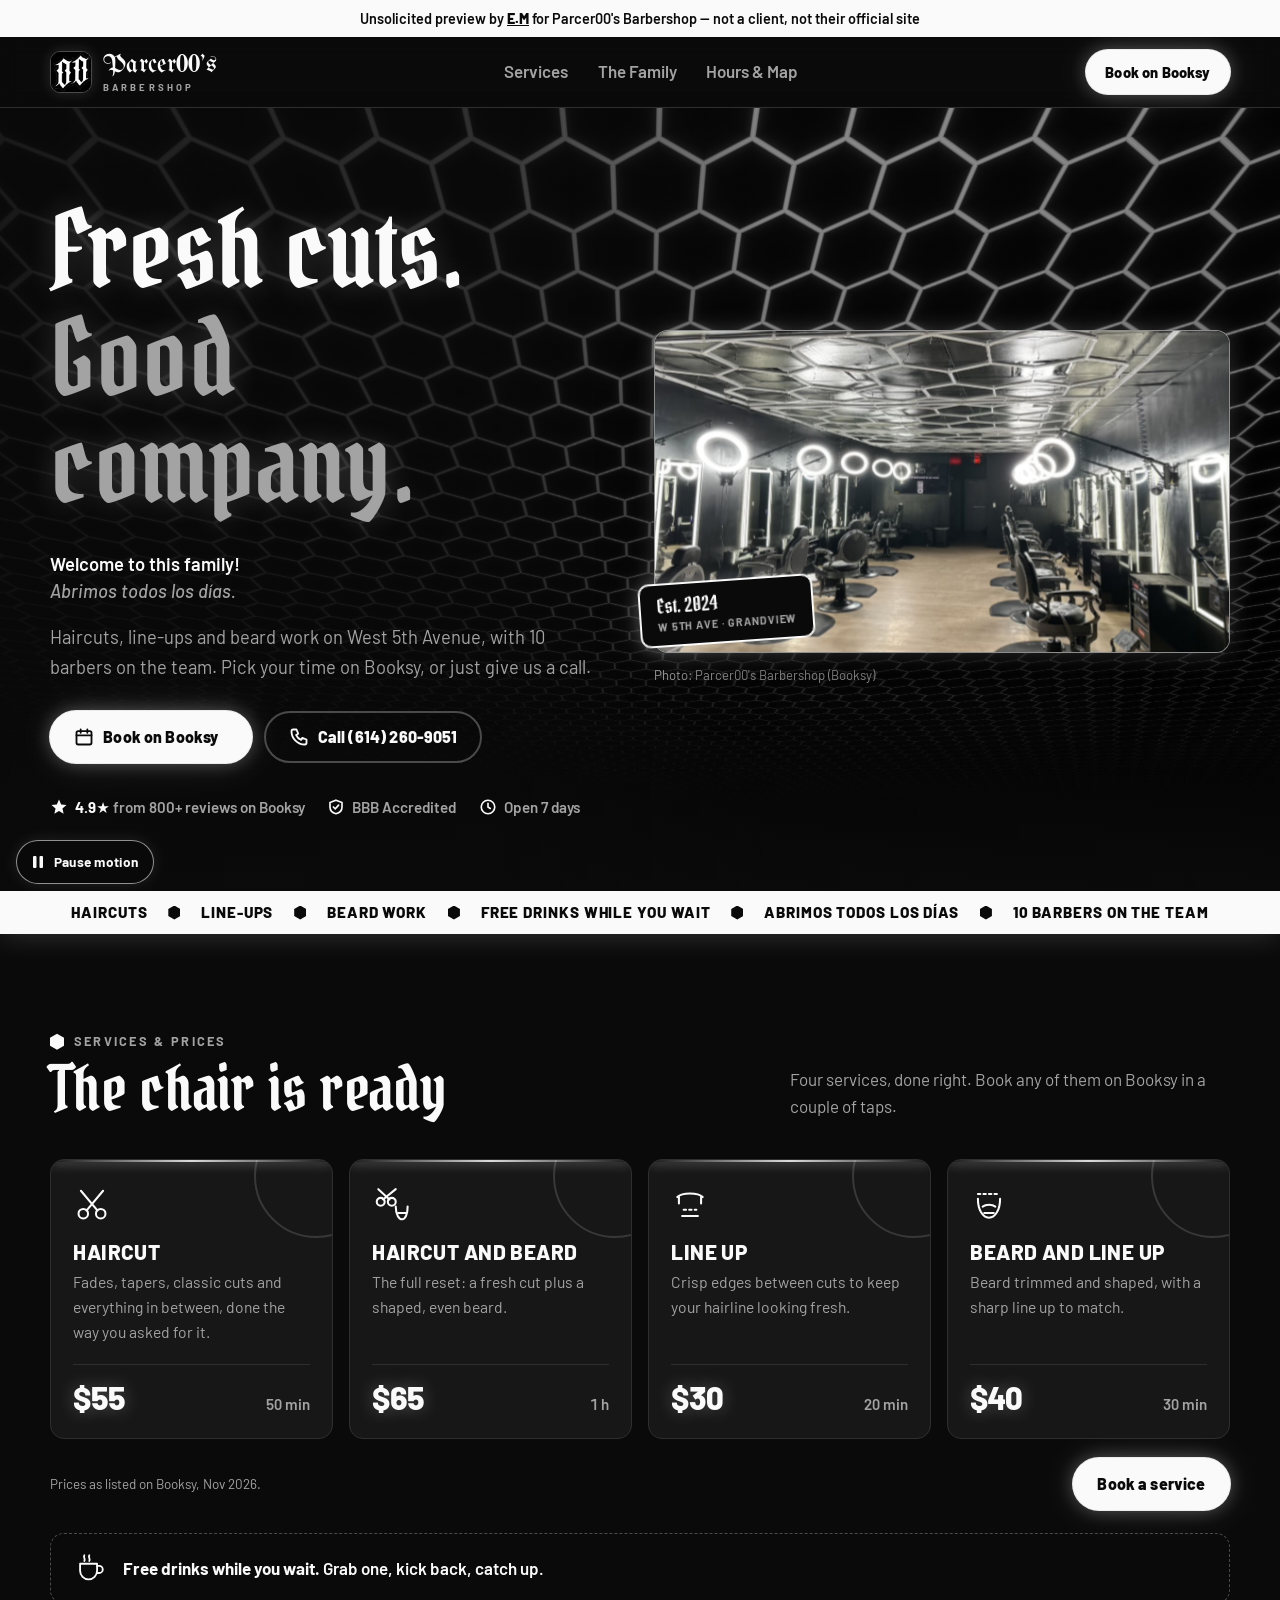
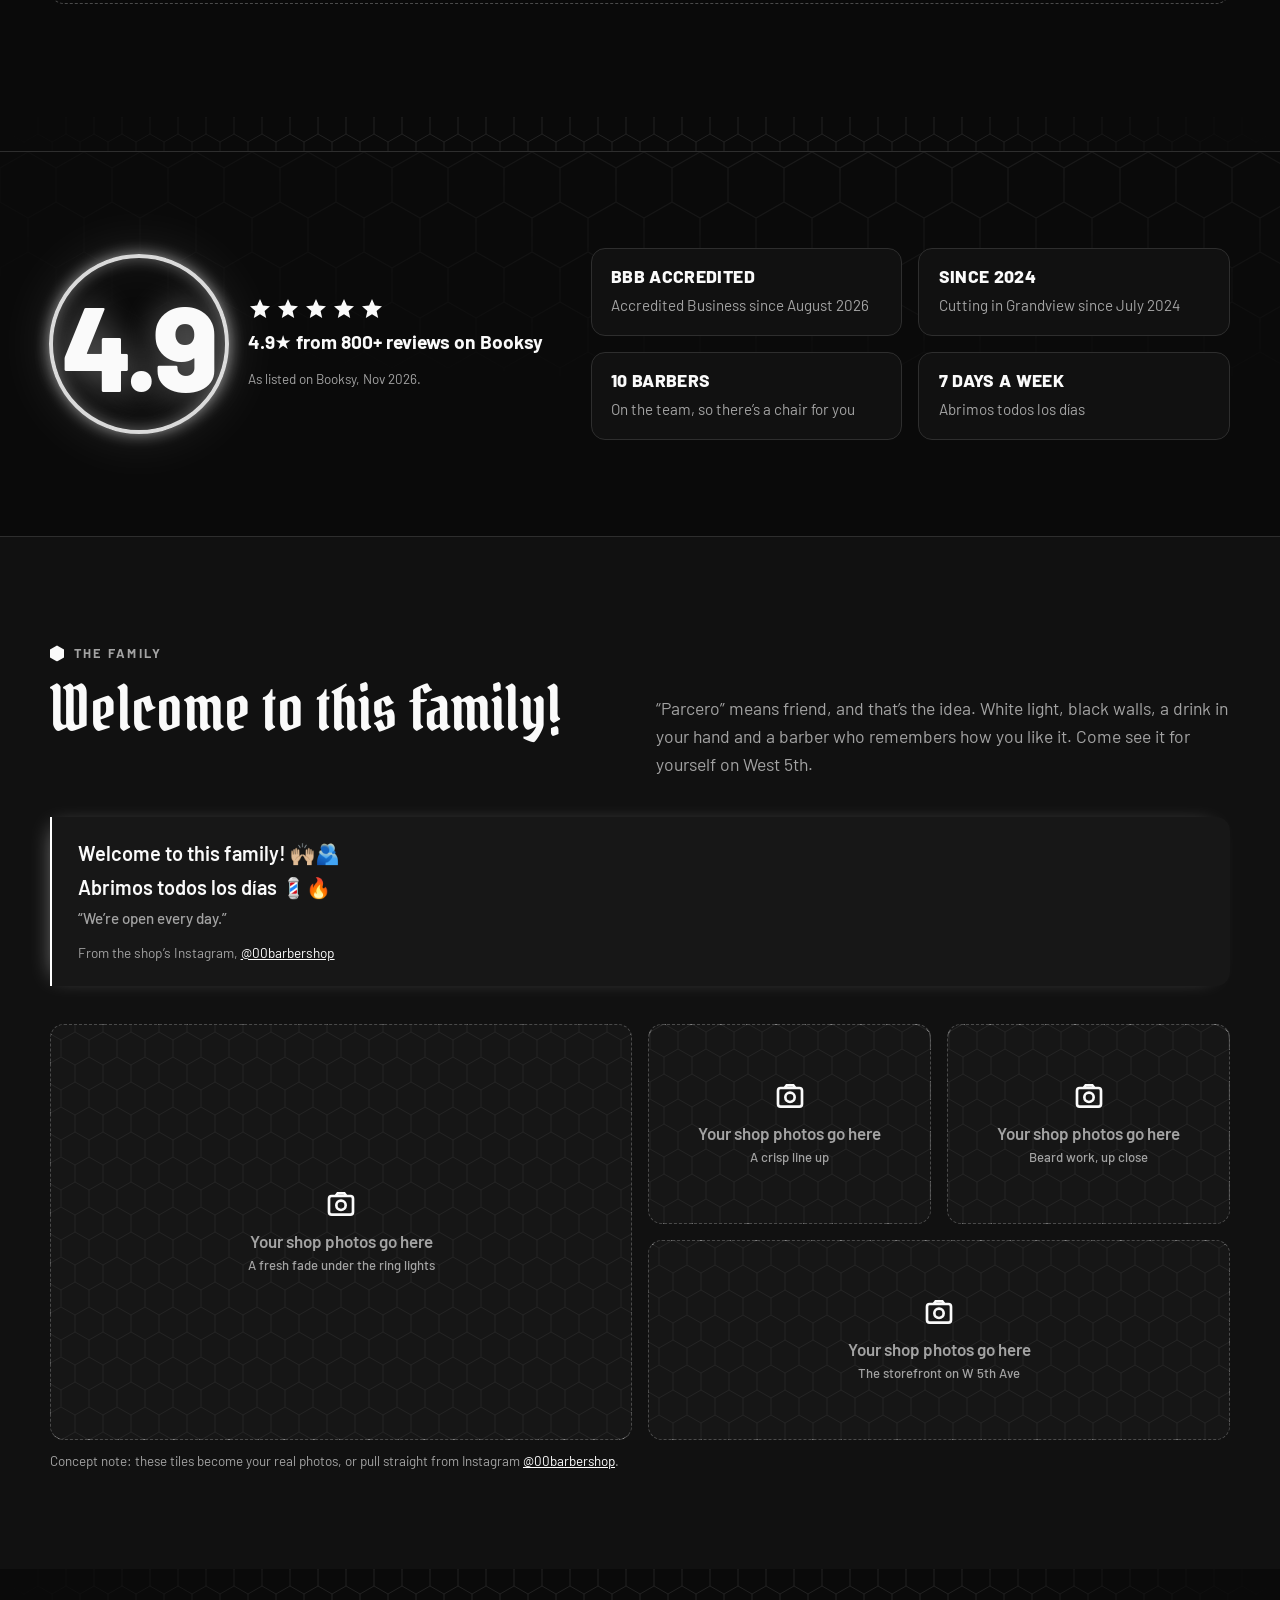
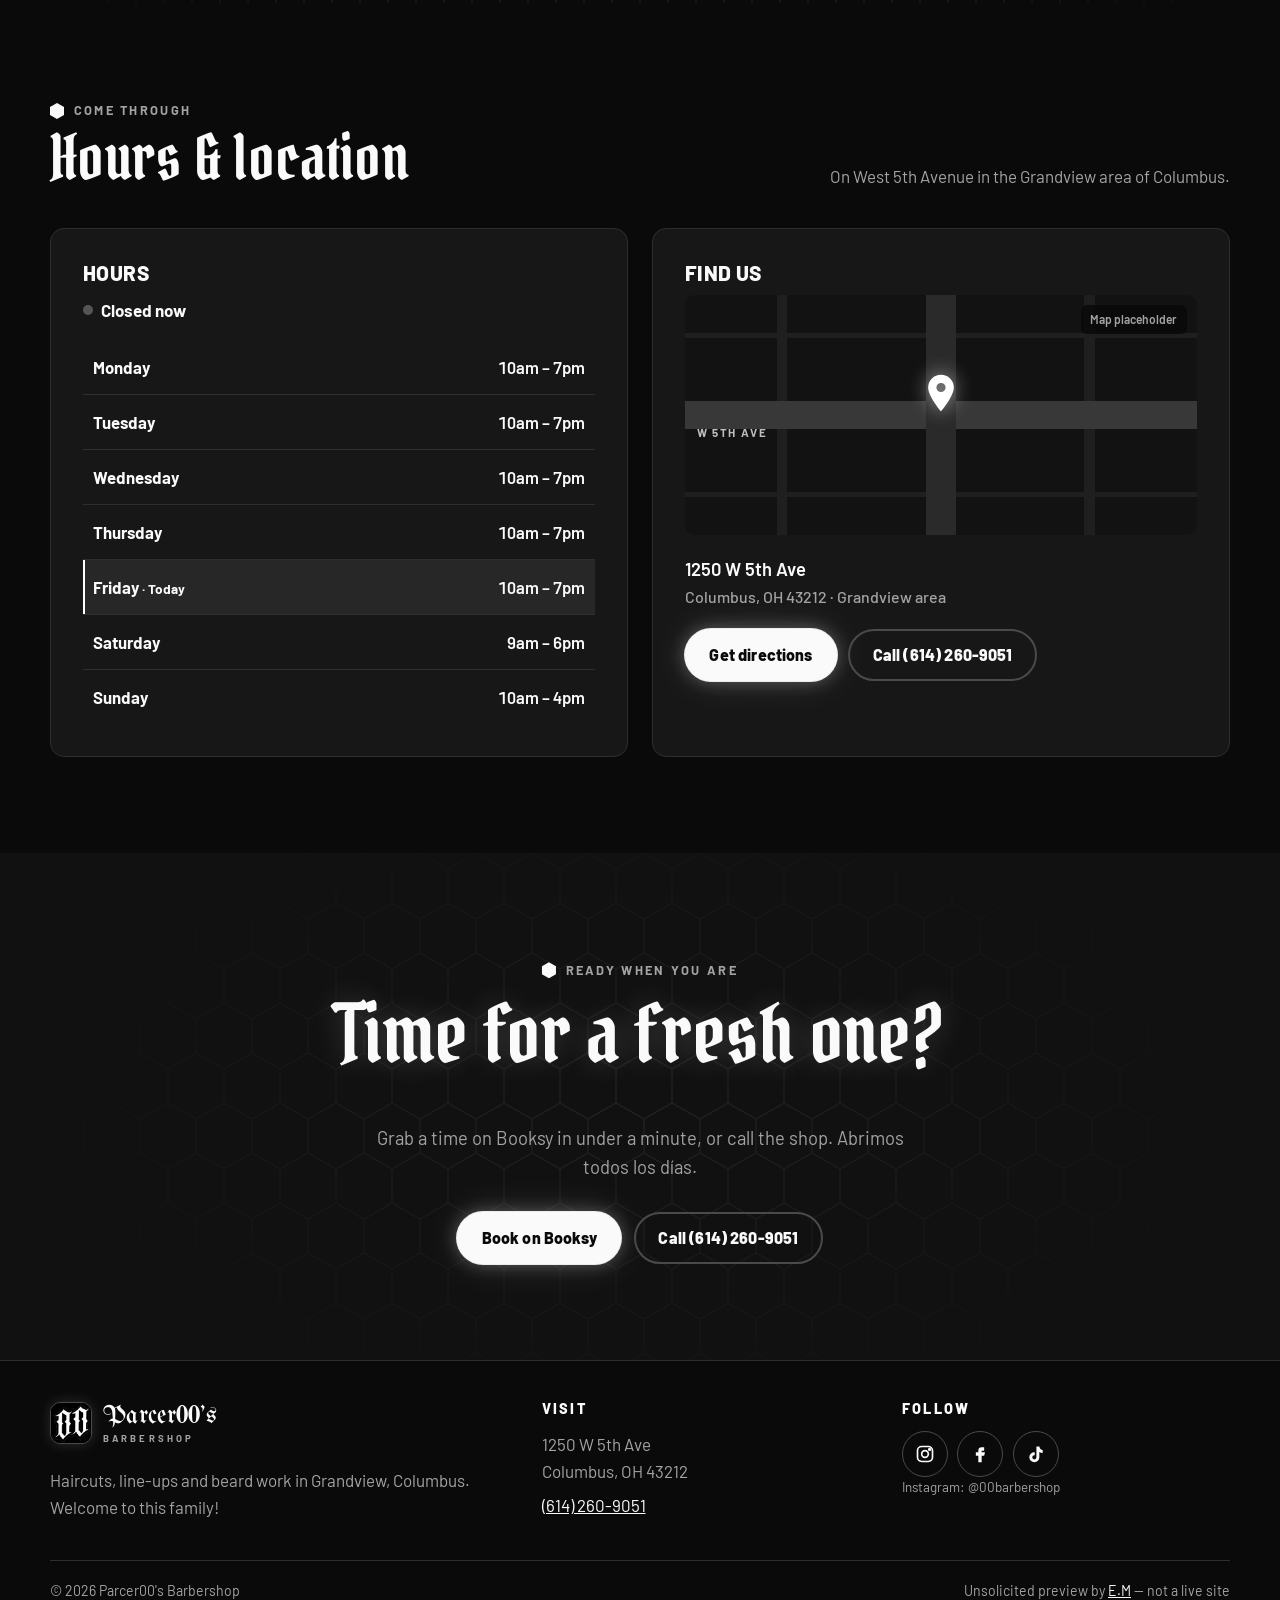
<file: portfolio/parceros-barbershop/index.html>
<!doctype html>
<html lang="en">
<head>
<meta charset="utf-8">
<meta name="viewport" content="width=device-width, initial-scale=1">
<!-- Private concept preview for a pitch. Not published under the shop's name; kept out of search engines. -->
<meta name="robots" content="noindex, nofollow">
<title>Parcer00's Barbershop | Columbus, Grandview (Unsolicited Preview)</title>
<meta name="description" content="Unsolicited preview by E.M for Parcer00's Barbershop (Parceros), 1250 W 5th Ave, Columbus, Ohio. Not a live site.">
<meta name="color-scheme" content="dark">
<meta name="theme-color" content="#0A0A0A">
<link rel="icon" type="image/jpeg" href="brand/parceros-logo.jpeg">
<link rel="apple-touch-icon" href="brand/parceros-logo.jpeg">
<link rel="preconnect" href="https://fonts.googleapis.com">
<link rel="preconnect" href="https://fonts.gstatic.com" crossorigin>
<link rel="stylesheet" href="https://fonts.googleapis.com/css2?family=Barlow:wght@400;500;600;700;800&family=Pirata+One&family=UnifrakturMaguntia&display=swap">
<style>
  /* ===== Tokens: monochrome, black walls + white light. All text pairs checked for WCAG AA ===== */
  :root {
    --black: #0A0A0A; --black-2: #111111; --black-3: #171717;
    --white: #FAFAFA; --grey: #A3A3A3;        /* ~8.3:1 on --black */
    --grey-dim: #8A8A8A;                      /* ~5.9:1 on --black, for small print only on dark */
    --bg: var(--black); --bg-alt: var(--black-2); --card: var(--black-3);
    --text: var(--white); --text-soft: var(--grey);
    --accent: #FFFFFF; --accent-ink: #0A0A0A; --accent-text: #FFFFFF;
    --line: #2E2E2E; --line-strong: #4A4A4A; --focus: #FFFFFF;
    --glow: 0 0 0 1px rgba(255,255,255,.9), 0 0 18px rgba(255,255,255,.28), 0 0 42px rgba(255,255,255,.12);
    --glow-soft: 0 0 22px rgba(255,255,255,.10);
    --sans: "Barlow", system-ui, -apple-system, "Segoe UI", Roboto, "Helvetica Neue", Arial, sans-serif;
    --wordmark: "UnifrakturMaguntia", "Old English Text MT", "Pirata One", "Times New Roman", serif;
    --display: "Pirata One", "Old English Text MT", Georgia, "Times New Roman", serif;
    --radius: 14px; --wrap: 1180px;
    /* Hexagon line tile, echoing the shop's hex LED ceiling */
    --hex: url("data:image/svg+xml,%3Csvg xmlns='http://www.w3.org/2000/svg' width='56' height='100' viewBox='0 0 56 100'%3E%3Cpath d='M28 66L0 50V16L28 0l28 16v34L28 66zm0 0v34' fill='none' stroke='%23ffffff' stroke-width='1.2'/%3E%3C/svg%3E");
  }

  *, *::before, *::after { box-sizing: border-box; }
  html { scroll-behavior: smooth; -webkit-text-size-adjust: 100%; }
  body { margin: 0; background: var(--bg); color: var(--text); font: 400 1.0625rem/1.6 var(--sans); overflow-x: hidden; }
  img, svg { max-width: 100%; display: block; }
  a { color: var(--accent-text); }
  :focus-visible { outline: 3px solid var(--focus); outline-offset: 3px; border-radius: 4px; }
  .wrap { width: min(var(--wrap), 100% - 32px); margin-inline: auto; }
  .sr-only { position: absolute; width: 1px; height: 1px; overflow: hidden; clip: rect(0 0 0 0); white-space: nowrap; }
  .skip { position: absolute; left: 12px; top: -60px; z-index: 100; background: var(--white); color: var(--black); padding: .6rem 1rem; border-radius: 8px; font-weight: 700; }
  .skip:focus { top: 12px; }
  h1, h2 { font-family: var(--display); font-weight: 400; line-height: 1.02; letter-spacing: .005em; margin: 0 0 .6em; text-wrap: balance; }
  h3 { font: 800 1.3rem/1.15 var(--sans); text-transform: uppercase; letter-spacing: .02em; margin: 0 0 .5em; }
  h2 { font-size: clamp(2.4rem, 5.6vw, 3.9rem); }
  .eyebrow { display: inline-flex; align-items: center; gap: .6rem; font: 700 .8rem/1 var(--sans); letter-spacing: .18em; text-transform: uppercase; color: var(--text-soft); margin-bottom: 1rem; }
  .eyebrow::before { content: ""; width: 14px; height: 16px; flex: none; background: var(--white); clip-path: polygon(50% 0, 100% 25%, 100% 75%, 50% 100%, 0 75%, 0 25%); box-shadow: 0 0 10px #fff; filter: drop-shadow(0 0 4px rgba(255,255,255,.6)); }
  .lede { color: var(--text-soft); font-size: 1.15rem; max-width: 56ch; }
  .es { font-style: italic; }

  /* Concept banner (required) */
  .concept { background: var(--white); color: var(--black); font: 600 .9rem/1.35 var(--sans); text-align: center; padding: .55rem 16px; }
  .concept a { color: var(--black); font-weight: 800; }
  .concept a:focus-visible { outline-color: var(--black); }

  /* Buttons: primary = white light with LED glow */
  .btn { display: inline-flex; align-items: center; justify-content: center; gap: .55rem; min-height: 52px; padding: .8rem 1.4rem; border-radius: 999px; font: 800 1rem/1 var(--sans); text-decoration: none; letter-spacing: .01em; border: 2px solid transparent; transition: transform .15s ease, background-color .15s ease, box-shadow .2s ease; }
  .btn svg { width: 20px; height: 20px; flex: none; }
  .btn-primary { background: var(--white); color: var(--black); box-shadow: var(--glow); }
  .btn-primary:hover { background: #E8E8E8; box-shadow: 0 0 0 1px #fff, 0 0 26px rgba(255,255,255,.42), 0 0 60px rgba(255,255,255,.18); }
  .btn-ghost { border-color: var(--line-strong); color: var(--text); }
  .btn-ghost:hover { border-color: var(--white); box-shadow: var(--glow-soft); }
  .btn:active { transform: translateY(1px); }
  .note { font-size: .84rem; color: var(--text-soft); margin: .7rem 0 0; }

  /* Header */
  .site-header { position: sticky; top: 0; z-index: 50; background: color-mix(in srgb, var(--bg) 90%, transparent); backdrop-filter: blur(10px); border-bottom: 1px solid var(--line); }
  .nav { display: flex; align-items: center; justify-content: space-between; gap: 1rem; min-height: 70px; }
  .brand { display: inline-flex; align-items: center; gap: .7rem; color: var(--text); text-decoration: none; }
  .brand-mark { width: 42px; height: 42px; flex: none; border-radius: 10px; border: 1px solid var(--line-strong); box-shadow: 0 0 14px rgba(255,255,255,.14); object-fit: cover; }
  .brand-text { display: block; font: 400 1.65rem/1 var(--wordmark); letter-spacing: .01em; }
  .brand-text small { display: block; font: 700 .6rem/1 var(--sans); letter-spacing: .32em; text-transform: uppercase; color: var(--text-soft); margin-top: .3rem; }
  .nav-links { display: flex; gap: .25rem; list-style: none; margin: 0; padding: 0; }
  .nav-links a { display: inline-flex; align-items: center; min-height: 44px; padding: 0 .8rem; color: var(--text-soft); text-decoration: none; font-weight: 600; border-radius: 8px; }
  .nav-links a:hover { color: var(--text); }
  .nav .btn { min-height: 44px; padding: .6rem 1.1rem; font-size: .92rem; }

  /* Hex motif */
  .hex-bg { position: absolute; inset: 0; pointer-events: none; background-image: var(--hex); background-size: 56px 100px; opacity: .07;
    -webkit-mask-image: radial-gradient(120% 90% at 70% 0%, #000 0%, transparent 75%); mask-image: radial-gradient(120% 90% at 70% 0%, #000 0%, transparent 75%); }
  .hex-rule { height: 34px; background-image: var(--hex); background-size: 28px 50px; background-position: center; opacity: .16;
    -webkit-mask-image: linear-gradient(90deg, transparent, #000 25%, #000 75%, transparent); mask-image: linear-gradient(90deg, transparent, #000 25%, #000 75%, transparent); }

  /* Hero */
  .hero { position: relative; overflow: hidden; padding: clamp(3rem, 7vw, 5.5rem) 0 clamp(3rem, 6vw, 4.5rem); }
  .hero-grid { position: relative; display: grid; grid-template-columns: 1fr 1.05fr; gap: clamp(2rem, 4.5vw, 3.5rem); align-items: center; }
  .hero h1 { font-size: clamp(3.2rem, 8.4vw, 6.6rem); margin-bottom: .3em; text-shadow: 0 0 30px rgba(255,255,255,.18); }
  .hero h1 .line2 { display: block; color: var(--text-soft); }
  .tagline { margin: 0 0 1.2rem; font: 600 1.15rem/1.45 var(--sans); }
  .tagline span { display: block; color: var(--text-soft); font-weight: 500; }
  .cta-row { display: flex; flex-wrap: wrap; gap: .8rem; margin-top: 1.8rem; }
  .hero-facts { display: flex; flex-wrap: wrap; gap: .5rem 1.4rem; list-style: none; padding: 0; margin: 2rem 0 0; color: var(--text-soft); font-weight: 600; font-size: .95rem; }
  .hero-facts li { display: inline-flex; align-items: center; gap: .45rem; }
  .hero-facts svg { width: 18px; height: 18px; color: var(--text); flex: none; }
  .hero-facts strong { color: var(--text); }

  .shot { position: relative; margin: 0; }
  .shot-frame { position: relative; border-radius: var(--radius); overflow: hidden; border: 1px solid rgba(255,255,255,.55); box-shadow: 0 0 24px rgba(255,255,255,.16), 0 30px 60px -30px rgba(0,0,0,.9); aspect-ratio: 1287 / 723; background: #000; }
  .shot img { width: 100%; height: 100%; object-fit: cover; }
  .shot figcaption { font-size: .82rem; color: var(--text-soft); margin-top: .7rem; }
  .sticker { position: absolute; left: -14px; bottom: 44px; background: var(--black); color: var(--white); border: 1px solid #fff; box-shadow: var(--glow); font: 400 1.25rem/1.05 var(--display); padding: .7rem 1rem; border-radius: 10px; transform: rotate(-4deg); }
  .sticker small { display: block; font: 700 .68rem/1.2 var(--sans); letter-spacing: .08em; text-transform: uppercase; color: var(--text-soft); margin-top: .2rem; }

  /* Marquee strip: white light band */
  .strip { background: var(--white); color: var(--black); overflow: hidden; box-shadow: 0 0 30px rgba(255,255,255,.18); }
  .strip ul { display: flex; gap: 1.3rem; list-style: none; margin: 0; flex-wrap: wrap; justify-content: center; row-gap: .6rem; padding: .85rem 16px; width: auto; margin-inline: auto; font: 800 .95rem/1 var(--sans); text-transform: uppercase; letter-spacing: .06em; }
  .strip li[aria-hidden="true"] { display: none; }
  .strip li:nth-child(6)::after { display: none; }
  .strip li { display: inline-flex; align-items: center; gap: 1.3rem; white-space: nowrap; }
  .strip li::after { content: ""; width: 12px; height: 14px; background: var(--black); clip-path: polygon(50% 0, 100% 25%, 100% 75%, 50% 100%, 0 75%, 0 25%); }

  section { scroll-margin-top: 80px; }
  .section { position: relative; padding: clamp(3.5rem, 8vw, 6rem) 0; }
  .section-alt { background: var(--bg-alt); }
  .section-head { display: flex; flex-wrap: wrap; align-items: end; justify-content: space-between; gap: 1rem 2rem; margin-bottom: 2.4rem; }
  .section-head h2 { margin: 0; }
  .section-head p { margin: 0; max-width: 44ch; color: var(--text-soft); }

  /* Services with real prices */
  .services { display: grid; grid-template-columns: repeat(4, 1fr); gap: 1rem; list-style: none; margin: 0; padding: 0; }
  .svc { position: relative; display: flex; flex-direction: column; background: var(--card); border: 1px solid var(--line); border-radius: var(--radius); padding: 1.6rem 1.4rem 1.4rem; overflow: hidden; transition: border-color .2s ease, box-shadow .2s ease; }
  .svc::before { content: ""; position: absolute; inset: 0 0 auto 0; height: 2px; background: linear-gradient(90deg, transparent, #fff, transparent); box-shadow: 0 0 12px #fff; opacity: .85; }
  .svc:hover { border-color: var(--line-strong); box-shadow: var(--glow-soft); }
  .svc svg { width: 38px; height: 38px; color: var(--text); margin-bottom: 1rem; }
  .svc h3 { margin-bottom: .35rem; }
  .svc p { margin: 0 0 1.2rem; color: var(--text-soft); font-size: .98rem; }
  .price { margin-top: auto; display: flex; align-items: baseline; justify-content: space-between; gap: .5rem; padding-top: 1rem; border-top: 1px solid var(--line); }
  .price b { font: 800 2rem/1 var(--sans); letter-spacing: -.02em; text-shadow: 0 0 18px rgba(255,255,255,.25); }
  .price span { color: var(--text-soft); font-weight: 600; font-size: .95rem; font-variant-numeric: tabular-nums; }
  .svc-foot { display: flex; flex-wrap: wrap; align-items: center; justify-content: space-between; gap: 1rem 1.5rem; margin-top: 1.2rem; }
  .svc-foot .note { margin: 0; }
  .perk { display: flex; align-items: center; gap: 1rem; margin-top: 1.4rem; padding: 1.1rem 1.4rem; border: 1px dashed var(--line-strong); border-radius: var(--radius); font-weight: 600; }
  .perk svg { width: 34px; height: 34px; flex: none; color: var(--text); }

  /* Rating band */
  .rating { background: var(--black); border-block: 1px solid var(--line); overflow: hidden; }
  .rating-grid { position: relative; display: grid; grid-template-columns: auto 1fr; gap: 1.5rem 3rem; align-items: center; }
  .score { display: flex; align-items: center; gap: 1.2rem; }
  .score-num { font: 800 clamp(4.5rem, 12vw, 7.5rem)/.9 var(--sans); color: var(--white); letter-spacing: -.04em; text-shadow: 0 0 34px rgba(255,255,255,.35); }
  .stars { display: flex; gap: 4px; color: var(--white); }
  .stars svg { width: 24px; height: 24px; }
  .score-meta strong { display: block; font-size: 1.2rem; margin-top: .4rem; }
  .badges { display: grid; grid-template-columns: repeat(2, 1fr); gap: 1rem; list-style: none; padding: 0; margin: 0; }
  .badges li { border: 1px solid var(--line); border-radius: var(--radius); padding: 1.05rem 1.2rem; background: var(--black-2); }
  .badges b { display: block; font: 800 1.1rem/1.15 var(--sans); text-transform: uppercase; letter-spacing: .02em; margin-bottom: .3rem; }
  .badges span { color: var(--text-soft); font-size: .95rem; }

  /* Family / gallery */
  .vibe-copy { display: grid; grid-template-columns: 1fr 1fr; gap: 2rem; margin-bottom: 2.4rem; align-items: end; }
  .vibe-copy > p { margin: 0; color: var(--text-soft); font-size: 1.1rem; }
  .bio { margin: 0 0 2.4rem; padding: 1.4rem 1.6rem; border-left: 2px solid #fff; background: var(--card); border-radius: 0 var(--radius) var(--radius) 0; box-shadow: -8px 0 22px -12px rgba(255,255,255,.5); }
  .bio p { margin: 0; font: 600 1.25rem/1.45 var(--sans); }
  .bio p + p { margin-top: .3rem; }
  .bio .tr { color: var(--text-soft); font-weight: 500; font-size: .95rem; }
  .bio footer { margin-top: .8rem; font-size: .85rem; color: var(--text-soft); }
  .gallery { display: grid; grid-template-columns: repeat(4, 1fr); grid-auto-rows: 200px; gap: 1rem; }
  .ph { position: relative; border-radius: var(--radius); border: 1px dashed var(--line-strong); background: var(--hex) center / 28px 50px, var(--card); display: grid; place-items: center; text-align: center; padding: 1rem; color: var(--text-soft); font-weight: 600; margin: 0; isolation: isolate; }
  .ph::before { content: ""; position: absolute; inset: 0; border-radius: inherit; background: color-mix(in srgb, var(--card) 90%, transparent); z-index: -1; }
  .ph svg { width: 32px; height: 32px; margin: 0 auto .5rem; color: var(--text); }
  .ph small { display: block; font-weight: 500; font-size: .82rem; }
  .ph-big { grid-column: span 2; grid-row: span 2; }
  .ph-wide { grid-column: span 2; }

  /* Visit */
  .visit-grid { display: grid; grid-template-columns: 1fr 1fr; gap: 1.5rem; }
  .card { background: var(--card); border: 1px solid var(--line); border-radius: var(--radius); padding: clamp(1.4rem, 3vw, 2rem); }
  .hours { width: 100%; border-collapse: collapse; font-size: 1.05rem; }
  .hours th, .hours td { padding: .85rem .6rem; border-bottom: 1px solid var(--line); text-align: left; }
  .hours td { text-align: right; font-variant-numeric: tabular-nums; font-weight: 600; }
  .hours tr:last-child th, .hours tr:last-child td { border-bottom: 0; }
  .hours tr.is-today { background: rgba(255,255,255,.07); box-shadow: inset 2px 0 0 #fff; }
  .hours tr.is-today th::after { content: " · Today"; color: var(--text); font-weight: 700; font-size: .85rem; }
  .status { display: inline-flex; align-items: center; gap: .5rem; font-weight: 700; margin: 0 0 1rem; min-height: 1.6em; }
  .status::before { content: ""; width: 10px; height: 10px; border-radius: 50%; background: #555; }
  .status.open::before { background: #fff; box-shadow: 0 0 0 4px rgba(255,255,255,.15), 0 0 12px #fff; }
  .map { position: relative; height: 240px; border-radius: 10px; overflow: hidden; margin-bottom: 1.2rem; background: #121212;
    background-image: linear-gradient(90deg, transparent 47%, #2A2A2A 47% 53%, transparent 53%), linear-gradient(0deg, transparent 44%, #383838 44% 56%, transparent 56%),
      linear-gradient(90deg, transparent 0 18%, #1F1F1F 18% 20%, transparent 20% 78%, #1F1F1F 78% 80%, transparent 80%), linear-gradient(0deg, transparent 0 16%, #1F1F1F 16% 18%, transparent 18% 82%, #1F1F1F 82% 84%, transparent 84%); }
  .map .pin { position: absolute; left: 50%; top: 50%; transform: translate(-50%, -100%); width: 44px; height: 44px; color: #fff; filter: drop-shadow(0 0 10px rgba(255,255,255,.6)); }
  .map .street { position: absolute; left: 12px; top: calc(50% + 12px); font: 700 .72rem/1 var(--sans); letter-spacing: .14em; text-transform: uppercase; color: #BDBDBD; }
  .map .tag { position: absolute; right: 10px; top: 10px; background: rgba(10,10,10,.88); color: var(--grey); font-size: .75rem; font-weight: 600; padding: .3rem .6rem; border-radius: 6px; }
  address { font-style: normal; font-size: 1.15rem; font-weight: 600; margin-bottom: 1.2rem; }
  address span { display: block; color: var(--text-soft); font-weight: 500; font-size: 1rem; }
  .visit-actions { display: flex; flex-wrap: wrap; gap: .7rem; }

  /* Final CTA */
  .final { text-align: center; overflow: hidden; }
  .final .hex-bg { -webkit-mask-image: radial-gradient(60% 80% at 50% 50%, #000, transparent 80%); mask-image: radial-gradient(60% 80% at 50% 50%, #000, transparent 80%); opacity: .08; }
  .final .wrap { position: relative; }
  .final h2 { font-size: clamp(2.8rem, 7vw, 5rem); text-shadow: 0 0 30px rgba(255,255,255,.2); }
  .final .lede { margin-inline: auto; }
  .final .cta-row { justify-content: center; }

  /* Footer */
  .site-footer { border-top: 1px solid var(--line); padding: 2.6rem 0 2rem; background: var(--black); }
  .foot-grid { display: grid; grid-template-columns: 1.4fr 1fr 1fr; gap: 2rem; }
  .site-footer h2 { font: 800 .9rem/1 var(--sans); letter-spacing: .16em; text-transform: uppercase; margin-bottom: .9rem; }
  .site-footer p { margin: 0 0 .4rem; color: var(--text-soft); }
  .site-footer a { color: var(--text); }
  .socials { display: flex; gap: .6rem; list-style: none; margin: .4rem 0 0; padding: 0; }
  .socials a { display: inline-grid; place-items: center; width: 46px; height: 46px; border-radius: 50%; border: 1px solid var(--line-strong); color: var(--text); }
  .socials a:hover { background: var(--white); color: var(--black); border-color: var(--white); box-shadow: var(--glow); }
  .socials svg { width: 20px; height: 20px; }
  .credit { margin-top: 2rem; padding-top: 1.2rem; border-top: 1px solid var(--line); font-size: .88rem; color: var(--text-soft); display: flex; flex-wrap: wrap; justify-content: space-between; gap: .5rem 1rem; }

  /* Mobile action bar */
  .mbar { display: none; }

  @media (max-width: 1060px) {
    .services { grid-template-columns: 1fr 1fr; }
  }
  @media (max-width: 960px) {
    .nav-links { display: none; }
    .hero-grid { grid-template-columns: 1fr; }
    .sticker { left: auto; right: -4px; bottom: auto; top: -14px; transform: rotate(4deg); }
    .rating-grid { grid-template-columns: 1fr; }
    .gallery { grid-template-columns: 1fr 1fr; grid-auto-rows: minmax(170px, auto); } .ph { font-size: .92rem; padding: .8rem; } .vibe-copy { gap: 1rem; }
    .vibe-copy, .visit-grid { grid-template-columns: 1fr; }
    .foot-grid { grid-template-columns: 1fr 1fr; }
    .foot-grid > :first-child { grid-column: 1 / -1; }
  }
  @media (max-width: 640px) {
    body { padding-bottom: calc(76px + env(safe-area-inset-bottom)); }
    .nav .btn { display: none; }
    .services, .badges { grid-template-columns: 1fr; }
    .hero .cta-row .btn { flex: 1 1 100%; }
    .hero-facts { gap: .5rem 1rem; }
    .sticker { font-size: 1.05rem; padding: .55rem .8rem; }
    .mbar { display: grid; grid-template-columns: 1.3fr 1fr; gap: .5rem; position: fixed; z-index: 60; left: 0; right: 0; bottom: 0; padding: .55rem 12px calc(.55rem + env(safe-area-inset-bottom)); background: var(--black); border-top: 1px solid rgba(255,255,255,.5); box-shadow: 0 -8px 24px rgba(255,255,255,.06); }
    .mbar .btn { min-height: 50px; padding: .6rem .8rem; font-size: .95rem; }
    .foot-grid { grid-template-columns: 1fr; }
  }

  /* ===== Motion layer (added on top; the page looks identical with JS/WebGL off) ===== */
  /* Hero: WebGL hex LED ceiling + scrim that keeps hero text at AA contrast */
  .hero-gl { position: absolute; inset: 0; width: 100%; height: 100%; display: block; pointer-events: none; opacity: 0; transition: opacity .5s ease; }
  .gl-on .hero-gl { opacity: 1; }
  .gl-on .hero > .hex-bg { display: none; }
  .hero-scrim { position: absolute; inset: 0; pointer-events: none; display: none;
    background: linear-gradient(90deg, rgba(10,10,10,.88) 0%, rgba(10,10,10,.78) 38%, rgba(10,10,10,.3) 60%, rgba(10,10,10,.12) 100%),
                linear-gradient(0deg, #0A0A0A 0%, rgba(10,10,10,0) 26%); }
  .gl-on .hero-scrim { display: block; }

  /* Hero photo: scroll parallax wrapper > Ken Burns wrapper > photo + light canvas + sweep */
  .shot-par, .shot-kb { position: absolute; inset: 0; will-change: transform; }
  .motion-on .shot-par { transform: translate3d(0, var(--py, 0px), 0) scale(1.06); }
  .motion-on .shot-kb { animation: kb 24s ease-in-out infinite alternate; }
  @keyframes kb { from { transform: scale(1) translate(0, 0); } to { transform: scale(1.07) translate(-1.6%, -1%); } }
  .shot-gl { position: absolute; inset: 0; width: 100%; height: 100%; display: block; pointer-events: none; mix-blend-mode: screen; opacity: 0; transition: opacity .8s ease; }
  .gl-on .shot-gl { opacity: 1; }
  .shot-frame::after { content: ""; position: absolute; inset: 0; pointer-events: none; mix-blend-mode: screen; opacity: 0;
    background: linear-gradient(105deg, transparent 38%, rgba(255,255,255,.05) 45%, rgba(255,255,255,.2) 50%, rgba(255,255,255,.05) 55%, transparent 62%) no-repeat;
    background-size: 260% 100%; background-position: 160% 0; }
  .motion-on .shot-frame::after { opacity: 1; animation: sweep 9s cubic-bezier(.45,0,.25,1) 1.6s infinite; }
  @keyframes sweep { 0% { background-position: 160% 0; } 45%, 100% { background-position: -60% 0; } }

  /* Ring light behind the 4.9 */
  .score-num { position: relative; display: inline-block; isolation: isolate; padding-inline: .12em; }
  .score-num::before { content: ""; position: absolute; left: 50%; top: 50%; width: 1.5em; height: 1.5em; border-radius: 50%; z-index: -1; pointer-events: none;
    transform: translate(-50%, -50%); border: .035em solid rgba(255,255,255,.85);
    box-shadow: 0 0 .12em rgba(255,255,255,.55), inset 0 0 .12em rgba(255,255,255,.35), 0 0 .5em rgba(255,255,255,.12), inset 0 0 .5em rgba(255,255,255,.06); }
  .motion-on .score:not(.lit) .score-num::before { opacity: .08; transform: translate(-50%, -50%) scale(.82); }
  .motion-on .score .score-num::before { transition: transform 1.1s cubic-bezier(.2,.8,.2,1); }
  .motion-on .score.lit .score-num::before { animation: ringOn 1.3s steps(1, end) both, ringBreath 5s ease-in-out 1.4s infinite; }
  @keyframes ringOn { 0% { opacity: .1; } 12% { opacity: .9; } 20% { opacity: .15; } 34% { opacity: 1; } 42% { opacity: .35; } 55%, 100% { opacity: 1; } }
  @keyframes ringBreath { 0%, 100% { filter: brightness(1); } 50% { filter: brightness(1.35); } }

  /* Ring light on service cards: lights up on hover/focus, flashes once on entry */
  .svc { isolation: isolate; }
  .svc::after { content: ""; position: absolute; width: 124px; height: 124px; right: -46px; top: -46px; border-radius: 50%; z-index: -1; pointer-events: none;
    border: 2px solid rgba(255,255,255,.14); transition: border-color .35s ease, box-shadow .35s ease; }
  .svc:hover::after, .svc:focus-within::after { border-color: rgba(255,255,255,.9); box-shadow: 0 0 14px rgba(255,255,255,.5), inset 0 0 14px rgba(255,255,255,.3), 0 0 46px rgba(255,255,255,.14); }
  .motion-on .svc.in::after { animation: ringFlash 1.6s ease-out .25s 1; }
  @keyframes ringFlash { 0% { border-color: rgba(255,255,255,.14); } 18% { border-color: rgba(255,255,255,.9); box-shadow: 0 0 14px rgba(255,255,255,.5), inset 0 0 14px rgba(255,255,255,.3); } 100% { border-color: rgba(255,255,255,.14); box-shadow: none; } }

  /* Scroll reveals (only armed when motion is on at load) */
  .motion-on .rv-ink { opacity: 0; filter: blur(9px); clip-path: inset(-30% 100% -30% -6%); transform: translateY(.06em);
    transition: opacity .8s ease, filter 1.2s cubic-bezier(.2,.7,.2,1), clip-path 1.15s cubic-bezier(.65,0,.35,1), transform 1s ease; }
  .motion-on .rv-ink.in { opacity: 1; filter: none; clip-path: inset(-30% -6% -30% -6%); transform: none; }
  .motion-on .rv-up { opacity: 0; transform: translateY(26px); transition: opacity .7s ease, transform .8s cubic-bezier(.2,.7,.2,1), border-color .2s ease, box-shadow .2s ease; }
  .motion-on .rv-up.in { opacity: 1; transform: none; }

  /* Pause motion toggle */
  .motion-toggle { position: fixed; z-index: 70; left: 16px; bottom: 16px; display: inline-flex; align-items: center; gap: .5rem; min-height: 44px; padding: .5rem .95rem .5rem .8rem;
    border-radius: 999px; border: 1px solid rgba(255,255,255,.55); background: rgba(10,10,10,.92); color: var(--white); font: 700 .85rem/1 var(--sans); letter-spacing: .02em; cursor: pointer;
    box-shadow: 0 0 16px rgba(255,255,255,.1); }
  .motion-toggle:hover { border-color: #fff; box-shadow: var(--glow-soft); }
  .motion-toggle svg { width: 16px; height: 16px; flex: none; }
  @media (max-width: 640px) { .motion-toggle { bottom: calc(84px + env(safe-area-inset-bottom)); left: 12px; min-height: 40px; font-size: .8rem; } }
  @media (max-width: 960px) {
    /* Text stacks over the ceiling on smaller screens: flatter, darker scrim */
    .hero-scrim { background: linear-gradient(180deg, rgba(10,10,10,.55) 0%, rgba(10,10,10,.78) 30%, rgba(10,10,10,.78) 100%), linear-gradient(0deg, #0A0A0A 0%, rgba(10,10,10,0) 20%); }
  }

  @media (prefers-reduced-motion: reduce) {
    *, *::before, *::after { animation: none !important; transition: none !important; scroll-behavior: auto !important; }
  }
</style>
</head>
<body>
<a class="skip" href="#main">Skip to content</a>

<div class="concept" role="note">
  Unsolicited preview by <a href="https://elsharuf107s-ux.github.io/em-webdev/">E.M</a> for Parcer00's Barbershop — not a client, not their official site
</div>

<header class="site-header">
  <nav class="nav wrap" aria-label="Main">
    <a class="brand" href="#top" aria-label="Parcer00's Barbershop, home">
      <img class="brand-mark" src="brand/parceros-logo.jpeg" alt="" width="42" height="42">
      <span class="brand-text" aria-hidden="true">Parcer00's<small>Barbershop</small></span>
    </a>
    <ul class="nav-links">
      <li><a href="#services">Services</a></li>
      <li><a href="#family">The Family</a></li>
      <li><a href="#visit">Hours &amp; Map</a></li>
    </ul>
    <a class="btn btn-primary" href="https://booksy.com/en-us/604527_parcer00s-barbershop_barber-shop_134589_columbus" target="_blank" rel="noopener">Book on Booksy<span class="sr-only"> (opens in a new tab)</span></a>
  </nav>
</header>

<main id="main">
  <section class="hero" id="top" aria-labelledby="hero-title">
    <div class="hex-bg" aria-hidden="true"></div>
    <div class="wrap hero-grid">
      <div>
        <h1 id="hero-title">Fresh cuts.<span class="line2">Good company.</span></h1>
        <p class="tagline">Welcome to this family! <span class="es" lang="es">Abrimos todos los días.</span></p>
        <p class="lede">Haircuts, line-ups and beard work on West 5th Avenue, with 10 barbers on the team. Pick your time on Booksy, or just give us a call.</p>
        <div class="cta-row">
          <a class="btn btn-primary" href="https://booksy.com/en-us/604527_parcer00s-barbershop_barber-shop_134589_columbus" target="_blank" rel="noopener">
            <svg viewBox="0 0 24 24" fill="none" stroke="currentColor" stroke-width="2.2" stroke-linecap="round" aria-hidden="true"><rect x="3" y="5" width="18" height="16" rx="2"/><path d="M3 10h18M8 3v4M16 3v4"/></svg>
            Book on Booksy<span class="sr-only"> (opens in a new tab)</span>
          </a>
          <a class="btn btn-ghost" href="tel:+16142609051">
            <svg viewBox="0 0 24 24" fill="none" stroke="currentColor" stroke-width="2.2" stroke-linecap="round" stroke-linejoin="round" aria-hidden="true"><path d="M5 3h4l2 5-2.5 1.5a11 11 0 0 0 6 6L16 13l5 2v4a2 2 0 0 1-2 2A16 16 0 0 1 3 5a2 2 0 0 1 2-2z"/></svg>
            Call (614) 260-9051
          </a>
        </div>
        <ul class="hero-facts">
          <li><svg viewBox="0 0 24 24" fill="currentColor" aria-hidden="true"><path d="M12 2l2.9 6.6 7.1.6-5.4 4.7 1.6 7L12 17.3 5.8 21l1.6-7L2 9.2l7.1-.6z"/></svg><span><strong>4.9★</strong> from 800+ reviews on Booksy</span></li>
          <li><svg viewBox="0 0 24 24" fill="none" stroke="currentColor" stroke-width="2.2" aria-hidden="true"><path d="M12 3l8 3v6c0 5-3.5 8-8 9-4.5-1-8-4-8-9V6z"/><path d="M8.5 12l2.5 2.5 4.5-5" stroke-linecap="round"/></svg><span>BBB Accredited</span></li>
          <li><svg viewBox="0 0 24 24" fill="none" stroke="currentColor" stroke-width="2.2" aria-hidden="true"><circle cx="12" cy="12" r="9"/><path d="M12 7v5l3 2" stroke-linecap="round"/></svg><span>Open 7 days</span></li>
        </ul>
      </div>
      <figure class="shot">
        <div class="shot-frame">
          <div class="shot-par"><div class="shot-kb">
          <img src="brand/parceros-biz.jpeg" width="1287" height="723" fetchpriority="high" decoding="async"
               alt="Inside Parcer00's Barbershop: black walls, a white hexagon LED ceiling, glowing ring lights and lit mirrors above two rows of black barber chairs">
          </div></div>
        </div>
        <figcaption>Photo: Parcer00's Barbershop (Booksy)</figcaption>
        <div class="sticker" aria-hidden="true">Est. 2024<small>W 5th Ave · Grandview</small></div>
      </figure>
    </div>
  </section>

  <div class="strip" aria-label="Services">
    <ul>
      <li>Haircuts</li><li>Line-ups</li><li>Beard work</li><li>Free drinks while you wait</li><li lang="es">Abrimos todos los días</li><li>10 barbers on the team</li>
      <li aria-hidden="true">Haircuts</li><li aria-hidden="true">Line-ups</li><li aria-hidden="true">Beard work</li><li aria-hidden="true">Free drinks while you wait</li><li aria-hidden="true" lang="es">Abrimos todos los días</li><li aria-hidden="true">10 barbers on the team</li>
    </ul>
  </div>

  <section class="section" id="services" aria-labelledby="services-title">
    <div class="wrap">
      <div class="section-head">
        <div>
          <p class="eyebrow">Services &amp; prices</p>
          <h2 id="services-title">The chair is ready</h2>
        </div>
        <p>Four services, done right. Book any of them on Booksy in a couple of taps.</p>
      </div>
      <ul class="services">
        <li class="svc">
          <svg viewBox="0 0 48 48" fill="none" stroke="currentColor" stroke-width="2.6" stroke-linecap="round" stroke-linejoin="round" aria-hidden="true"><circle cx="13" cy="35" r="6"/><circle cx="35" cy="35" r="6"/><path d="M17 31L38 6M31 31L10 6"/></svg>
          <h3>Haircut</h3>
          <p>Fades, tapers, classic cuts and everything in between, done the way you asked for it.</p>
          <div class="price"><b>$55</b><span>50 min</span></div>
        </li>
        <li class="svc">
          <svg viewBox="0 0 48 48" fill="none" stroke="currentColor" stroke-width="2.6" stroke-linecap="round" stroke-linejoin="round" aria-hidden="true"><circle cx="11" cy="20" r="5"/><circle cx="25" cy="20" r="5"/><path d="M14 17L30 4M22 17L8 4"/><path d="M30 26c0 10 4 16 8 16s7-6 7-16" /><path d="M33 34h10"/></svg>
          <h3>Haircut and Beard</h3>
          <p>The full reset: a fresh cut plus a shaped, even beard.</p>
          <div class="price"><b>$65</b><span>1 h</span></div>
        </li>
        <li class="svc">
          <svg viewBox="0 0 48 48" fill="none" stroke="currentColor" stroke-width="2.6" stroke-linecap="round" stroke-linejoin="round" aria-hidden="true"><path d="M8 14c6-6 26-6 32 0M10 14v8M38 14v8"/><path d="M16 30h16" stroke-dasharray="3 4"/><path d="M14 38h20"/></svg>
          <h3>Line up</h3>
          <p>Crisp edges between cuts to keep your hairline looking fresh.</p>
          <div class="price"><b>$30</b><span>20 min</span></div>
        </li>
        <li class="svc">
          <svg viewBox="0 0 48 48" fill="none" stroke="currentColor" stroke-width="2.6" stroke-linecap="round" stroke-linejoin="round" aria-hidden="true"><path d="M10 16c0 14 6 24 14 24s14-10 14-24"/><path d="M16 26c4-3 12-3 16 0"/><path d="M18 34h12"/><path d="M10 10h28" stroke-dasharray="3 4"/></svg>
          <h3>Beard and line up</h3>
          <p>Beard trimmed and shaped, with a sharp line up to match.</p>
          <div class="price"><b>$40</b><span>30 min</span></div>
        </li>
      </ul>
      <div class="svc-foot">
        <p class="note">Prices as listed on Booksy, Nov 2026.</p>
        <a class="btn btn-primary" href="https://booksy.com/en-us/604527_parcer00s-barbershop_barber-shop_134589_columbus" target="_blank" rel="noopener">Book a service<span class="sr-only"> on Booksy (opens in a new tab)</span></a>
      </div>
      <p class="perk">
        <svg viewBox="0 0 48 48" fill="none" stroke="currentColor" stroke-width="2.6" stroke-linecap="round" stroke-linejoin="round" aria-hidden="true"><path d="M10 18h24v10a12 12 0 0 1-24 0z"/><path d="M34 21h3a5 5 0 0 1 0 10h-3M16 6c-2 3 2 5 0 8M23 6c-2 3 2 5 0 8"/></svg>
        <span><strong>Free drinks while you wait.</strong> Grab one, kick back, catch up.</span>
      </p>
    </div>
  </section>

  <div class="hex-rule" aria-hidden="true"></div>

  <section class="section rating" aria-labelledby="rating-title">
    <div class="hex-bg" aria-hidden="true"></div>
    <div class="wrap rating-grid">
      <div class="score">
        <span class="score-num" aria-hidden="true">4.9</span>
        <div class="score-meta">
          <h2 id="rating-title" class="sr-only">Rated 4.9 out of 5 stars from 800+ reviews on Booksy</h2>
          <div class="stars" aria-hidden="true">
            <svg viewBox="0 0 24 24" fill="currentColor"><path d="M12 2l2.9 6.6 7.1.6-5.4 4.7 1.6 7L12 17.3 5.8 21l1.6-7L2 9.2l7.1-.6z"/></svg>
            <svg viewBox="0 0 24 24" fill="currentColor"><path d="M12 2l2.9 6.6 7.1.6-5.4 4.7 1.6 7L12 17.3 5.8 21l1.6-7L2 9.2l7.1-.6z"/></svg>
            <svg viewBox="0 0 24 24" fill="currentColor"><path d="M12 2l2.9 6.6 7.1.6-5.4 4.7 1.6 7L12 17.3 5.8 21l1.6-7L2 9.2l7.1-.6z"/></svg>
            <svg viewBox="0 0 24 24" fill="currentColor"><path d="M12 2l2.9 6.6 7.1.6-5.4 4.7 1.6 7L12 17.3 5.8 21l1.6-7L2 9.2l7.1-.6z"/></svg>
            <svg viewBox="0 0 24 24" fill="currentColor"><path d="M12 2l2.9 6.6 7.1.6-5.4 4.7 1.6 7L12 17.3 5.8 21l1.6-7L2 9.2l7.1-.6z"/></svg>
          </div>
          <strong aria-hidden="true">4.9★ from 800+ reviews on Booksy</strong>
          <p class="note">As listed on Booksy, Nov 2026.</p>
        </div>
      </div>
      <ul class="badges">
        <li><b>BBB Accredited</b><span>Accredited Business since August 2026</span></li>
        <li><b>Since 2024</b><span>Cutting in Grandview since July 2024</span></li>
        <li><b>10 barbers</b><span>On the team, so there’s a chair for you</span></li>
        <li><b>7 days a week</b><span lang="es">Abrimos todos los días</span></li>
      </ul>
    </div>
  </section>

  <section class="section section-alt" id="family" aria-labelledby="family-title">
    <div class="wrap">
      <div class="vibe-copy">
        <div>
          <p class="eyebrow">The family</p>
          <h2 id="family-title">Welcome to this family!</h2>
        </div>
        <p>“Parcero” means friend, and that’s the idea. White light, black walls, a drink in your hand and a barber who remembers how you like it. Come see it for yourself on West 5th.</p>
      </div>
      <blockquote class="bio">
        <p>Welcome to this family! <span aria-hidden="true">🙌🏼🫂</span></p>
        <p lang="es">Abrimos todos los días <span aria-hidden="true">💈🔥</span></p>
        <p class="tr">“We’re open every day.”</p>
        <footer>From the shop’s Instagram, <a href="https://www.instagram.com/00barbershop/" target="_blank" rel="noopener">@00barbershop<span class="sr-only"> (opens in a new tab)</span></a></footer>
      </blockquote>
      <div class="gallery">
        <figure class="ph ph-big"><div><svg viewBox="0 0 24 24" fill="none" stroke="currentColor" stroke-width="2" aria-hidden="true"><rect x="3" y="6" width="18" height="14" rx="2"/><circle cx="12" cy="13" r="3.5"/><path d="M8 6l1.5-2h5L16 6"/></svg>Your shop photos go here<small>A fresh fade under the ring lights</small></div></figure>
        <figure class="ph"><div><svg viewBox="0 0 24 24" fill="none" stroke="currentColor" stroke-width="2" aria-hidden="true"><rect x="3" y="6" width="18" height="14" rx="2"/><circle cx="12" cy="13" r="3.5"/><path d="M8 6l1.5-2h5L16 6"/></svg>Your shop photos go here<small>A crisp line up</small></div></figure>
        <figure class="ph"><div><svg viewBox="0 0 24 24" fill="none" stroke="currentColor" stroke-width="2" aria-hidden="true"><rect x="3" y="6" width="18" height="14" rx="2"/><circle cx="12" cy="13" r="3.5"/><path d="M8 6l1.5-2h5L16 6"/></svg>Your shop photos go here<small>Beard work, up close</small></div></figure>
        <figure class="ph ph-wide"><div><svg viewBox="0 0 24 24" fill="none" stroke="currentColor" stroke-width="2" aria-hidden="true"><rect x="3" y="6" width="18" height="14" rx="2"/><circle cx="12" cy="13" r="3.5"/><path d="M8 6l1.5-2h5L16 6"/></svg>Your shop photos go here<small>The storefront on W 5th Ave</small></div></figure>
      </div>
      <p class="note">Concept note: these tiles become your real photos, or pull straight from Instagram <a href="https://www.instagram.com/00barbershop/" target="_blank" rel="noopener">@00barbershop<span class="sr-only"> (opens in a new tab)</span></a>.</p>
    </div>
  </section>

  <div class="hex-rule" aria-hidden="true"></div>

  <section class="section" id="visit" aria-labelledby="visit-title">
    <div class="wrap">
      <div class="section-head">
        <div>
          <p class="eyebrow">Come through</p>
          <h2 id="visit-title">Hours &amp; location</h2>
        </div>
        <p>On West 5th Avenue in the Grandview area of Columbus.</p>
      </div>
      <div class="visit-grid">
        <div class="card">
          <h3>Hours</h3>
          <p class="status" id="status" aria-live="polite"></p>
          <table class="hours">
            <caption class="sr-only">Opening hours</caption>
            <tbody>
              <tr data-days="1"><th scope="row">Monday</th><td>10am – 7pm</td></tr>
              <tr data-days="2"><th scope="row">Tuesday</th><td>10am – 7pm</td></tr>
              <tr data-days="3"><th scope="row">Wednesday</th><td>10am – 7pm</td></tr>
              <tr data-days="4"><th scope="row">Thursday</th><td>10am – 7pm</td></tr>
              <tr data-days="5"><th scope="row">Friday</th><td>10am – 7pm</td></tr>
              <tr data-days="6"><th scope="row">Saturday</th><td>9am – 6pm</td></tr>
              <tr data-days="0"><th scope="row">Sunday</th><td>10am – 4pm</td></tr>
            </tbody>
          </table>
        </div>
        <div class="card">
          <h3>Find us</h3>
          <div class="map" role="img" aria-label="Map placeholder showing 1250 W 5th Ave">
            <span class="tag">Map placeholder</span>
            <span class="street" aria-hidden="true">W 5th Ave</span>
            <svg class="pin" viewBox="0 0 24 24" fill="currentColor" aria-hidden="true"><path d="M12 2a7 7 0 0 0-7 7c0 5 7 13 7 13s7-8 7-13a7 7 0 0 0-7-7zm0 9.5A2.5 2.5 0 1 1 12 6.5a2.5 2.5 0 0 1 0 5z"/></svg>
          </div>
          <address>1250 W 5th Ave<span>Columbus, OH 43212 · Grandview area</span></address>
          <div class="visit-actions">
            <a class="btn btn-primary" href="https://www.google.com/maps/search/?api=1&amp;query=1250+W+5th+Ave+Columbus+OH+43212">Get directions<span class="sr-only"> (opens Google Maps)</span></a>
            <a class="btn btn-ghost" href="tel:+16142609051">Call (614) 260-9051</a>
          </div>
        </div>
      </div>
    </div>
  </section>

  <section class="section section-alt final" aria-labelledby="final-title">
    <div class="hex-bg" aria-hidden="true"></div>
    <div class="wrap">
      <p class="eyebrow">Ready when you are</p>
      <h2 id="final-title">Time for a fresh one?</h2>
      <p class="lede">Grab a time on Booksy in under a minute, or call the shop. <span lang="es">Abrimos todos los días.</span></p>
      <div class="cta-row">
        <a class="btn btn-primary" href="https://booksy.com/en-us/604527_parcer00s-barbershop_barber-shop_134589_columbus" target="_blank" rel="noopener">Book on Booksy<span class="sr-only"> (opens in a new tab)</span></a>
        <a class="btn btn-ghost" href="tel:+16142609051">Call (614) 260-9051</a>
      </div>
    </div>
  </section>
</main>

<footer class="site-footer">
  <div class="wrap">
    <div class="foot-grid">
      <div>
        <a class="brand" href="#top" aria-label="Parcer00's Barbershop, back to top">
          <img class="brand-mark" src="brand/parceros-logo.jpeg" alt="" width="42" height="42" loading="lazy">
          <span class="brand-text" aria-hidden="true">Parcer00's<small>Barbershop</small></span>
        </a>
        <p style="margin-top:1rem">Haircuts, line-ups and beard work in Grandview, Columbus. Welcome to this family!</p>
      </div>
      <div>
        <h2>Visit</h2>
        <p>1250 W 5th Ave<br>Columbus, OH 43212</p>
        <p><a href="tel:+16142609051">(614) 260-9051</a></p>
      </div>
      <div>
        <h2>Follow</h2>
        <ul class="socials">
          <li><a href="https://www.instagram.com/00barbershop/" target="_blank" rel="noopener" aria-label="Instagram @00barbershop (opens in a new tab)"><svg viewBox="0 0 24 24" fill="none" stroke="currentColor" stroke-width="2" aria-hidden="true"><rect x="3" y="3" width="18" height="18" rx="5"/><circle cx="12" cy="12" r="4"/><circle cx="17.5" cy="6.5" r="1" fill="currentColor"/></svg></a></li>
          <li><a href="#" aria-label="Facebook (link to be added)"><svg viewBox="0 0 24 24" fill="currentColor" aria-hidden="true"><path d="M14 8h3V4h-3a4 4 0 0 0-4 4v2H7v4h3v8h4v-8h3l1-4h-4V8.5c0-.3.2-.5.5-.5z"/></svg></a></li>
          <li><a href="#" aria-label="TikTok (link to be added)"><svg viewBox="0 0 24 24" fill="currentColor" aria-hidden="true"><path d="M16 3c.4 2.4 1.9 4 4 4.3v3.4c-1.5 0-2.9-.4-4-1.2V16a6 6 0 1 1-6-6h.5v3.5H10a2.5 2.5 0 1 0 2.5 2.5V3z"/></svg></a></li>
        </ul>
        <p class="note">Instagram: @00barbershop</p>
      </div>
    </div>
    <div class="credit">
      <span>© 2026 Parcer00's Barbershop</span>
      <span>Unsolicited preview by <a href="https://elsharuf107s-ux.github.io/em-webdev/">E.M</a> — not a live site</span>
    </div>
  </div>
</footer>

<div class="mbar" aria-label="Quick actions" role="region">
  <a class="btn btn-primary" href="https://booksy.com/en-us/604527_parcer00s-barbershop_barber-shop_134589_columbus" target="_blank" rel="noopener">Book on Booksy<span class="sr-only"> (opens in a new tab)</span></a>
  <a class="btn btn-ghost" href="tel:+16142609051">Call</a>
</div>

<script>
  // Concept-only: Facebook/TikTok links are placeholders until the shop's URLs are added.
  document.querySelectorAll('a[href="#"]').forEach(function (a) {
    a.addEventListener('click', function (e) { e.preventDefault(); });
  });
  // Highlight today's hours + open/closed status, in Columbus time.
  (function () {
    var hours = { 0: [10, 16], 1: [10, 19], 2: [10, 19], 3: [10, 19], 4: [10, 19], 5: [10, 19], 6: [9, 18] };
    try {
      var parts = new Intl.DateTimeFormat('en-US', { timeZone: 'America/New_York', weekday: 'short', hour: 'numeric', minute: 'numeric', hour12: false }).formatToParts(new Date());
      var get = function (t) { return (parts.find(function (p) { return p.type === t; }) || {}).value; };
      var day = ['Sun','Mon','Tue','Wed','Thu','Fri','Sat'].indexOf(get('weekday'));
      var now = (parseInt(get('hour'), 10) % 24) + parseInt(get('minute'), 10) / 60;
      var row = document.querySelector('.hours tr[data-days="' + day + '"]');
      if (row) row.classList.add('is-today');
      var h = hours[day], s = document.getElementById('status');
      var fmt = function (x) { return (x > 12 ? x - 12 : x) + (x >= 12 ? 'pm' : 'am'); };
      if (now >= h[0] && now < h[1]) { s.textContent = 'Open now · until ' + fmt(h[1]); s.classList.add('open'); }
      else { s.textContent = now < h[0] ? 'Closed now · opens ' + fmt(h[0]) + ' today' : 'Closed now'; }
    } catch (e) {}
  })();
</script>
<script>
/* ===== Motion layer: WebGL hex LED ceiling, photo light pulses, ring lights, reveals, count-ups =====
   No libraries. Everything degrades: no JS / no WebGL = the original static page.
   prefers-reduced-motion (or the Pause toggle) = final "lights on" still, no animation. */
(function () {
  'use strict';
  var root = document.documentElement;
  var rm = window.matchMedia ? matchMedia('(prefers-reduced-motion: reduce)') : { matches: false };
  var stored = null;
  try { stored = localStorage.getItem('parceros-motion'); } catch (e) {}
  var paused = stored ? stored === 'off' : rm.matches;
  var armed = !paused;               // scroll reveals + count-ups only run if motion was on at load
  var lite = window.innerWidth < 600; // phones: lower-res shader
  // QA hook: ?glt=3.5 renders a frozen frame at that many seconds into the intro (for headless screenshots).
  var qaT = /[?&]glt=([\d.]+)/.exec(location.search); qaT = qaT ? parseFloat(qaT[1]) : null;
  var layers = [];

  /* ---------- tiny WebGL helper: one fullscreen triangle + a fragment shader ---------- */
  function GLLayer(canvas, fsBody, opts) {
    var ctxOpts = { alpha: false, antialias: false, depth: false, stencil: false, premultipliedAlpha: false, powerPreference: 'low-power' };
    var gl = null;
    try { gl = canvas.getContext('webgl', ctxOpts) || canvas.getContext('experimental-webgl', ctxOpts); } catch (e) {}
    if (!gl) return null;
    var hasD = !!gl.getExtension('OES_standard_derivatives');
    var head = (hasD ? '#extension GL_OES_standard_derivatives : enable\n#define HAS_D 1\n' : '') +
      '#ifdef GL_FRAGMENT_PRECISION_HIGH\nprecision highp float;\n#else\nprecision mediump float;\n#endif\n';
    function sh(type, src) {
      var s = gl.createShader(type); gl.shaderSource(s, src); gl.compileShader(s);
      return gl.getShaderParameter(s, gl.COMPILE_STATUS) ? s : null;
    }
    var vs = sh(gl.VERTEX_SHADER, 'attribute vec2 p;void main(){gl_Position=vec4(p,0.,1.);}');
    var fs = sh(gl.FRAGMENT_SHADER, head + fsBody);
    if (!vs || !fs) return null;
    var pr = gl.createProgram(); gl.attachShader(pr, vs); gl.attachShader(pr, fs); gl.linkProgram(pr);
    if (!gl.getProgramParameter(pr, gl.LINK_STATUS)) return null;
    gl.useProgram(pr);
    var buf = gl.createBuffer(); gl.bindBuffer(gl.ARRAY_BUFFER, buf);
    gl.bufferData(gl.ARRAY_BUFFER, new Float32Array([-1, -1, 3, -1, -1, 3]), gl.STATIC_DRAW);
    var loc = gl.getAttribLocation(pr, 'p'); gl.enableVertexAttribArray(loc); gl.vertexAttribPointer(loc, 2, gl.FLOAT, false, 0, 0);
    var U = {}; function u(n) { return n in U ? U[n] : (U[n] = gl.getUniformLocation(pr, n)); }

    var L = { gl: gl, u: u, canvas: canvas, visible: true, raf: 0, lost: false, frame: 0, clock: 0, last: 0 };
    L.resize = function () {
      var r = canvas.getBoundingClientRect();
      var dpr = Math.min(window.devicePixelRatio || 1, lite ? 1.25 : 1.5) * (opts.scale || 1);
      var w = Math.max(1, Math.round(r.width * dpr)), h = Math.max(1, Math.round(r.height * dpr));
      if (canvas.width !== w || canvas.height !== h) { canvas.width = w; canvas.height = h; gl.viewport(0, 0, w, h); return true; }
      return false;
    };
    L.draw = function (t, still) {
      if (L.lost) return;
      L.resize();
      gl.uniform2f(u('uRes'), canvas.width, canvas.height);
      opts.uniforms(L, t, still);
      gl.drawArrays(gl.TRIANGLES, 0, 3);
    };
    function tick(now) {
      L.raf = 0;
      if (paused || !L.visible || document.hidden || L.lost) return;
      var dt = L.last ? Math.min((now - L.last) / 1000, 0.25) : 0; L.last = now;
      L.clock += dt;
      if (qaT !== null) { L.clock = qaT; L.draw(qaT, false); return; }
      L.frame++;
      // After the intro, idle frames render at ~30fps; any active easing keeps 60fps.
      if (!(opts.idle && opts.idle(L) && (L.frame & 1))) L.draw(L.clock, false);
      L.raf = requestAnimationFrame(tick);
    }
    L.play = function () { if (!L.raf && !paused && L.visible && !document.hidden) { L.last = 0; L.raf = requestAnimationFrame(tick); } };
    L.stop = function () { if (L.raf) cancelAnimationFrame(L.raf); L.raf = 0; };
    L.still = function () { L.stop(); L.draw(L.clock, true); };
    canvas.addEventListener('webglcontextlost', function (e) { e.preventDefault(); L.lost = true; L.stop(); root.classList.remove('gl-on'); });
    if ('IntersectionObserver' in window) {
      new IntersectionObserver(function (es) { L.visible = es[0].isIntersecting; L.visible ? L.play() : L.stop(); }).observe(canvas);
    }
    if ('ResizeObserver' in window) new ResizeObserver(function () { if (paused) L.still(); }).observe(canvas);
    layers.push(L); window.__pcLayers = layers;
    return L;
  }

  /* ---------- 1. Hero: white hexagon LED tube ceiling in perspective ---------- */
  var HERO_FS = [
    'uniform vec2 uRes; uniform float uT, uOn, uScroll, uLite; uniform vec2 uPar;',
    'float h21(vec2 p){p=fract(p*vec2(123.34,456.21));p+=dot(p,p+45.32);return fract(p.x*p.y);}',
    'vec4 hexC(vec2 p){const vec2 s=vec2(1.,1.7320508);vec4 hc=floor(vec4(p,p-vec2(.5,1.))/s.xyxy)+.5;',
    ' vec4 h=vec4(p-hc.xy*s,p-(hc.zw+.5)*s);return dot(h.xy,h.xy)<dot(h.zw,h.zw)?vec4(h.xy,hc.xy):vec4(h.zw,hc.zw+.5);}',
    'float hexD(vec2 p){p=abs(p);return max(dot(p,vec2(.5,.8660254)),p.x);}',
    // Each hex switches on at its own time (centre first), flickers like a starting tube, then holds.
    'float cellOn(vec2 id,vec2 cam){float r=h21(id);float ton=.25+min(length(id-cam)*.055,2.)+r*1.1;float x=uOn-ton;',
    ' if(x<0.)return 0.;',
    ' if(x<.5){return step(.42,h21(id+floor(uOn*22.)))*(.55+x);}',
    ' return 1.-.55*step(.9975,h21(id+floor(uT*7.)));}',
    'void main(){',
    ' vec2 uv=(gl_FragCoord.xy-.5*uRes)/uRes.y;',
    ' float pitch=.40+uPar.y*.035+uScroll*.10;',
    ' vec3 d=normalize(vec3(uv.x+uPar.x*.04,uv.y,1.3));',
    ' float cp=cos(pitch),sp=sin(pitch);',
    ' d=vec3(d.x,d.y*cp+d.z*sp,-d.y*sp+d.z*cp);',
    ' vec3 col=vec3(0.);',
    ' if(d.y>.015){',
    '  float t=1.5/d.y;',
    '  vec2 p=vec2(d.x,d.z)*t;',
    '  p+=vec2(uPar.x*.45+.25,uT*.045+uScroll*1.8);',
    '  p*=vec2(5.2,3.8);',
    '  vec4 h=hexC(p);',
    '  float e=.5-hexD(h.xy);',
    '#ifdef HAS_D',
    '  float w=fwidth(e);',
    '#else',
    '  float w=.0016*t*t/1.5;',
    '#endif',
    '  float tube=.03;',
    '  float core=1.-smoothstep(tube-w,tube+w,e);',
    '  core=mix(core,tube*3.,smoothstep(.04,.2,w));',            // fade to average where the grid gets sub-pixel (no moire)
    '  float glow=exp(-e*22.)*.42+exp(-e*6.)*.1;',               // soft bloom around each tube
    '  vec2 cam=floor(vec2(uPar.x*.45+.25,uT*.045+uScroll*1.8)*vec2(5.2,3.8)/vec2(1.,1.732));\n  float on=cellOn(h.zw,cam);',
    '  float fog=exp(-t*.24)*smoothstep(.04,.16,d.y);',
    '  float amb=.035*smoothstep(1.,3.2,uOn)*fog;',               // the room lifting once the lights are on
    '  col=vec3((core*1.05+glow)*on*fog+amb)*.85;',
    ' }',
    ' col*=1.-.28*dot(uv,uv);',
    ' col+=(h21(gl_FragCoord.xy+fract(uT))-.5)/255.;',
    ' gl_FragColor=vec4(col,1.);',
    '}'
  ].join('\n');

  var hero = document.querySelector('.hero');
  var heroL = null, mouse = { x: 0, y: 0, tx: 0, ty: 0 }, scroll = { v: 0, t: 0 };
  if (hero) {
    var hc = document.createElement('canvas');
    hc.className = 'hero-gl'; hc.setAttribute('aria-hidden', 'true');
    var scrim = document.createElement('div'); scrim.className = 'hero-scrim'; scrim.setAttribute('aria-hidden', 'true');
    hero.insertBefore(scrim, hero.firstChild); hero.insertBefore(hc, scrim);
    heroL = GLLayer(hc, HERO_FS, {
      scale: 1,
      idle: function (L) { return L.clock > 6 && Math.abs(mouse.tx - mouse.x) < .002 && Math.abs(mouse.ty - mouse.y) < .002 && Math.abs(scroll.t - scroll.v) < .002; },
      uniforms: function (L, t, still) {
        var gl = L.gl;
        if (!still) { mouse.x += (mouse.tx - mouse.x) * .06; mouse.y += (mouse.ty - mouse.y) * .06; scroll.v += (scroll.t - scroll.v) * .12; }
        gl.uniform1f(L.u('uT'), still ? 0 : t);
        gl.uniform1f(L.u('uOn'), (still && !armed) || paused ? 99 : t);
        gl.uniform1f(L.u('uScroll'), scroll.v);
        gl.uniform2f(L.u('uPar'), mouse.x, mouse.y);
        gl.uniform1f(L.u('uLite'), lite ? 1 : 0);
      }
    });
    if (!heroL) { hc.remove(); scrim.remove(); }
    window.addEventListener('pointermove', function (e) {
      if (e.pointerType === 'touch') return;
      mouse.tx = e.clientX / window.innerWidth * 2 - 1; mouse.ty = e.clientY / window.innerHeight * 2 - 1;
    }, { passive: true });
  }

  /* ---------- 5. Shop photo: light pulses on the real ring lights + LED ceiling wave ---------- */
  // Ring-light centres/radii measured on brand/parceros-biz.jpeg (1287x723): x, y, radius in px.
  var RINGS = [[178, 277, 50], [105, 320, 22], [372, 296, 36], [458, 302, 27], [517, 312, 21], [558, 318, 17],
               [880, 290, 42], [849, 303, 33], [828, 316, 25], [812, 326, 18], [1208, 312, 32]];
  var PHOTO_FS = [
    'uniform vec2 uRes; uniform float uT; uniform sampler2D uTex; uniform vec3 uRing[11];',
    'float lum(vec2 uv){return dot(texture2D(uTex,uv).rgb,vec3(.299,.587,.114));}',
    'float m(vec2 uv){return smoothstep(.62,.95,lum(uv));}',
    'void main(){',
    ' vec2 uv=gl_FragCoord.xy/uRes; uv.y=1.-uv.y;',
    ' const float A=1.7801;',                                      // 1287/723
    ' float px=1./uRes.y;',
    // cheap bloom of the bright parts of the photo (tubes, rings, mirrors)
    ' float b=0.; float k=0.;',
    ' for(int i=0;i<8;i++){float a=float(i)*.785398;vec2 o=vec2(cos(a),sin(a))*vec2(1./A,1.);',
    '  b+=m(uv+o*.012)+.6*m(uv+o*.028);}',
    ' b/=12.8;',
    ' float self=m(uv);',
    // ceiling: a wave of light running from the back of the shop toward you
    ' vec2 vp=vec2(.47,.37);',
    ' float r=length((uv-vp)*vec2(A,1.));',
    ' float ceil=smoothstep(.40,.30,uv.y);',
    ' float wave=pow(.5+.5*cos(r*16.-uT*2.1),10.);',
    ' float L=(self*.55+b*.9)*wave*ceil*.7;',
    // ring lights: each one breathes in turn, chasing down both rows
    ' for(int i=0;i<11;i++){vec3 R=uRing[i];',
    '  vec2 q=(uv-R.xy)*vec2(A,1.)/vec2(1.,.84);',
    '  float d=abs(length(q)/R.z-1.);',
    '  float ph=uT*1.25-float(i)*.62;',
    '  float pulse=pow(.5+.5*sin(ph),3.);',
    '  float near=smoothstep(2.6,.6,length(q)/R.z);',
    '  L+=pulse*(exp(-d*d*28.)*.26+exp(-d*3.)*.2*near+exp(-d*1.2)*.07*near+(self*.5+b*.9)*near*.6);',
    ' }',
    ' gl_FragColor=vec4(vec3(L),1.);',
    '}'
  ].join('\n');

  var frame = document.querySelector('.shot-frame'), img = frame && frame.querySelector('img');
  var photoL = null;
  if (img) {
    var pc = document.createElement('canvas'); pc.className = 'shot-gl'; pc.setAttribute('aria-hidden', 'true');
    img.parentNode.insertBefore(pc, img.nextSibling);
    photoL = GLLayer(pc, PHOTO_FS, {
      scale: lite ? .8 : 1,
      uniforms: function (L, t, still) {
        // Still frame: a moment with the left row's ring lights bright and the ceiling wave mid-room.
        L.gl.uniform1f(L.u('uT'), still ? 1.9 : t + 1.2);
      }
    });
    if (photoL) {
      var gl = photoL.gl, ringData = [];
      RINGS.forEach(function (r) { ringData.push(r[0] / 1287, r[1] / 723, r[2] / 723); });
      gl.uniform3fv(photoL.u('uRing[0]'), new Float32Array(ringData));
      gl.uniform1i(photoL.u('uTex'), 0);
      var tex = gl.createTexture();
      var upload = function () {
        try {
          gl.bindTexture(gl.TEXTURE_2D, tex);
          gl.texParameteri(gl.TEXTURE_2D, gl.TEXTURE_MIN_FILTER, gl.LINEAR);
          gl.texParameteri(gl.TEXTURE_2D, gl.TEXTURE_MAG_FILTER, gl.LINEAR);
          gl.texParameteri(gl.TEXTURE_2D, gl.TEXTURE_WRAP_S, gl.CLAMP_TO_EDGE);
          gl.texParameteri(gl.TEXTURE_2D, gl.TEXTURE_WRAP_T, gl.CLAMP_TO_EDGE);
          gl.texImage2D(gl.TEXTURE_2D, 0, gl.RGB, gl.RGB, gl.UNSIGNED_BYTE, img);
          photoL.ready = true;
          if (paused) photoL.still(); else photoL.play();
        } catch (e) { photoL.lost = true; pc.remove(); }
      };
      photoL.ready = false;
      var basePlay = photoL.play; photoL.play = function () { if (photoL.ready) basePlay(); };
      var baseStill = photoL.still; photoL.still = function () { if (photoL.ready) baseStill(); };
      if (img.complete && img.naturalWidth) upload(); else img.addEventListener('load', upload, { once: true });
    } else pc.remove();
  }
  if (heroL || photoL) root.classList.add('gl-on');

  document.addEventListener('visibilitychange', function () {
    layers.forEach(function (L) { document.hidden ? L.stop() : L.play(); });
  });

  /* ---------- 3. Photo scroll parallax + hero scroll value for the shader ---------- */
  var par = document.querySelector('.shot-par'), ticking = false;
  function onScroll() {
    ticking = false;
    var vh = window.innerHeight;
    if (hero) scroll.t = Math.max(0, Math.min(1, window.scrollY / Math.max(1, hero.offsetHeight)));
    if (par && !paused) {
      var r = par.parentNode.getBoundingClientRect();
      var prog = (r.top + r.height / 2 - vh / 2) / vh;  // -1..1 around the viewport centre
      par.style.setProperty('--py', (Math.max(-1, Math.min(1, prog)) * -18).toFixed(1) + 'px');
    }
  }
  window.addEventListener('scroll', function () { if (!ticking) { ticking = true; requestAnimationFrame(onScroll); } }, { passive: true });
  onScroll();

  /* ---------- 4. Reveals, ring-light entries, count-ups ---------- */
  var inks = [].slice.call(document.querySelectorAll('main h1, main h2:not(.sr-only)'));
  var ups = [].slice.call(document.querySelectorAll('.svc, .badges li, .bio, .gallery .ph, .visit-grid .card, .perk, .shot'));
  inks.forEach(function (el) { el.classList.add('rv-ink'); });
  ups.forEach(function (el) {
    el.classList.add('rv-up');
    var sibs = [].slice.call(el.parentNode.children).filter(function (c) { return ups.indexOf(c) > -1; });
    if (sibs.length > 1) el.style.transitionDelay = (sibs.indexOf(el) * 90) + 'ms';
  });
  var score = document.querySelector('.score');
  var counters = [].slice.call(document.querySelectorAll('.price b, .score-num'));

  function countUp(el) {
    if (el.dataset.counted) return; el.dataset.counted = '1';
    var txt = el.textContent, m = txt.match(/^(\D*)([\d.]+)(.*)$/); if (!m) return;
    var end = parseFloat(m[2]), dec = (m[2].split('.')[1] || '').length, t0 = performance.now(), dur = 1100;
    el.style.fontVariantNumeric = 'tabular-nums';
    (function step(now) {
      var k = Math.min(1, (now - t0) / dur); k = 1 - Math.pow(1 - k, 3);
      el.textContent = m[1] + (end * k).toFixed(dec) + m[3];
      if (k < 1 && !paused) requestAnimationFrame(step); else el.textContent = txt;
    })(t0);
  }
  function revealAll() {
    inks.concat(ups).forEach(function (el) { el.classList.add('in'); });
    if (score) score.classList.add('lit');
    counters.forEach(function (el) { el.dataset.counted = '1'; });
  }
  if (armed && 'IntersectionObserver' in window) {
    var io = new IntersectionObserver(function (es) {
      es.forEach(function (e) {
        if (!e.isIntersecting) return;
        var el = e.target; io.unobserve(el);
        if (el._ink) { el._ink.classList.add('in'); return; }
        if (el === score) { el.classList.add('lit'); countUp(el.querySelector('.score-num')); return; }
        el.classList.add('in');
        var b = el.querySelector && el.querySelector('.price b'); if (b) setTimeout(function () { countUp(b); }, 250);
      });
    }, { rootMargin: '0px 0px -12% 0px', threshold: .12 });
    // Ink headings are clip-path'd to zero width while hidden, which IntersectionObserver treats as
    // not visible, so watch their parent box instead.
    inks.forEach(function (el) { if (el.tagName !== 'H1') { el.parentNode._ink = el; io.observe(el.parentNode); } });
    ups.forEach(function (el) { io.observe(el); });
    if (score) io.observe(score);
    // Hero headline inks in with the lights
    var h1 = document.querySelector('main h1');
    if (h1) setTimeout(function () { h1.classList.add('in'); }, 250);
  } else revealAll();

  /* ---------- Pause motion toggle ---------- */
  var btn = document.createElement('button');
  btn.type = 'button'; btn.className = 'motion-toggle';
  var ICON_PAUSE = '<svg viewBox="0 0 16 16" fill="currentColor" aria-hidden="true"><rect x="3" y="2" width="3.5" height="12" rx="1"/><rect x="9.5" y="2" width="3.5" height="12" rx="1"/></svg>';
  var ICON_PLAY = '<svg viewBox="0 0 16 16" fill="currentColor" aria-hidden="true"><path d="M4 2.5v11a.5.5 0 0 0 .77.42l8.5-5.5a.5.5 0 0 0 0-.84l-8.5-5.5A.5.5 0 0 0 4 2.5z"/></svg>';
  function apply() {
    root.classList.toggle('motion-on', !paused);
    btn.innerHTML = (paused ? ICON_PLAY + 'Play motion' : ICON_PAUSE + 'Pause motion');
    if (paused) {
      revealAll();
      if (par) par.style.removeProperty('--py');
      layers.forEach(function (L) { L.still(); });
    } else {
      layers.forEach(function (L) { L.play(); });
      onScroll();
    }
  }
  btn.addEventListener('click', function () {
    paused = !paused;
    if (!paused) revealAll(); // never re-hide content that is already on screen
    try { localStorage.setItem('parceros-motion', paused ? 'off' : 'on'); } catch (e) {}
    apply();
  });
  if (rm.addEventListener) rm.addEventListener('change', function (e) {
    if (e.matches && !paused) { paused = true; apply(); }
  });
  document.body.appendChild(btn);
  apply();
})();
</script>
</body>
</html>
</file>
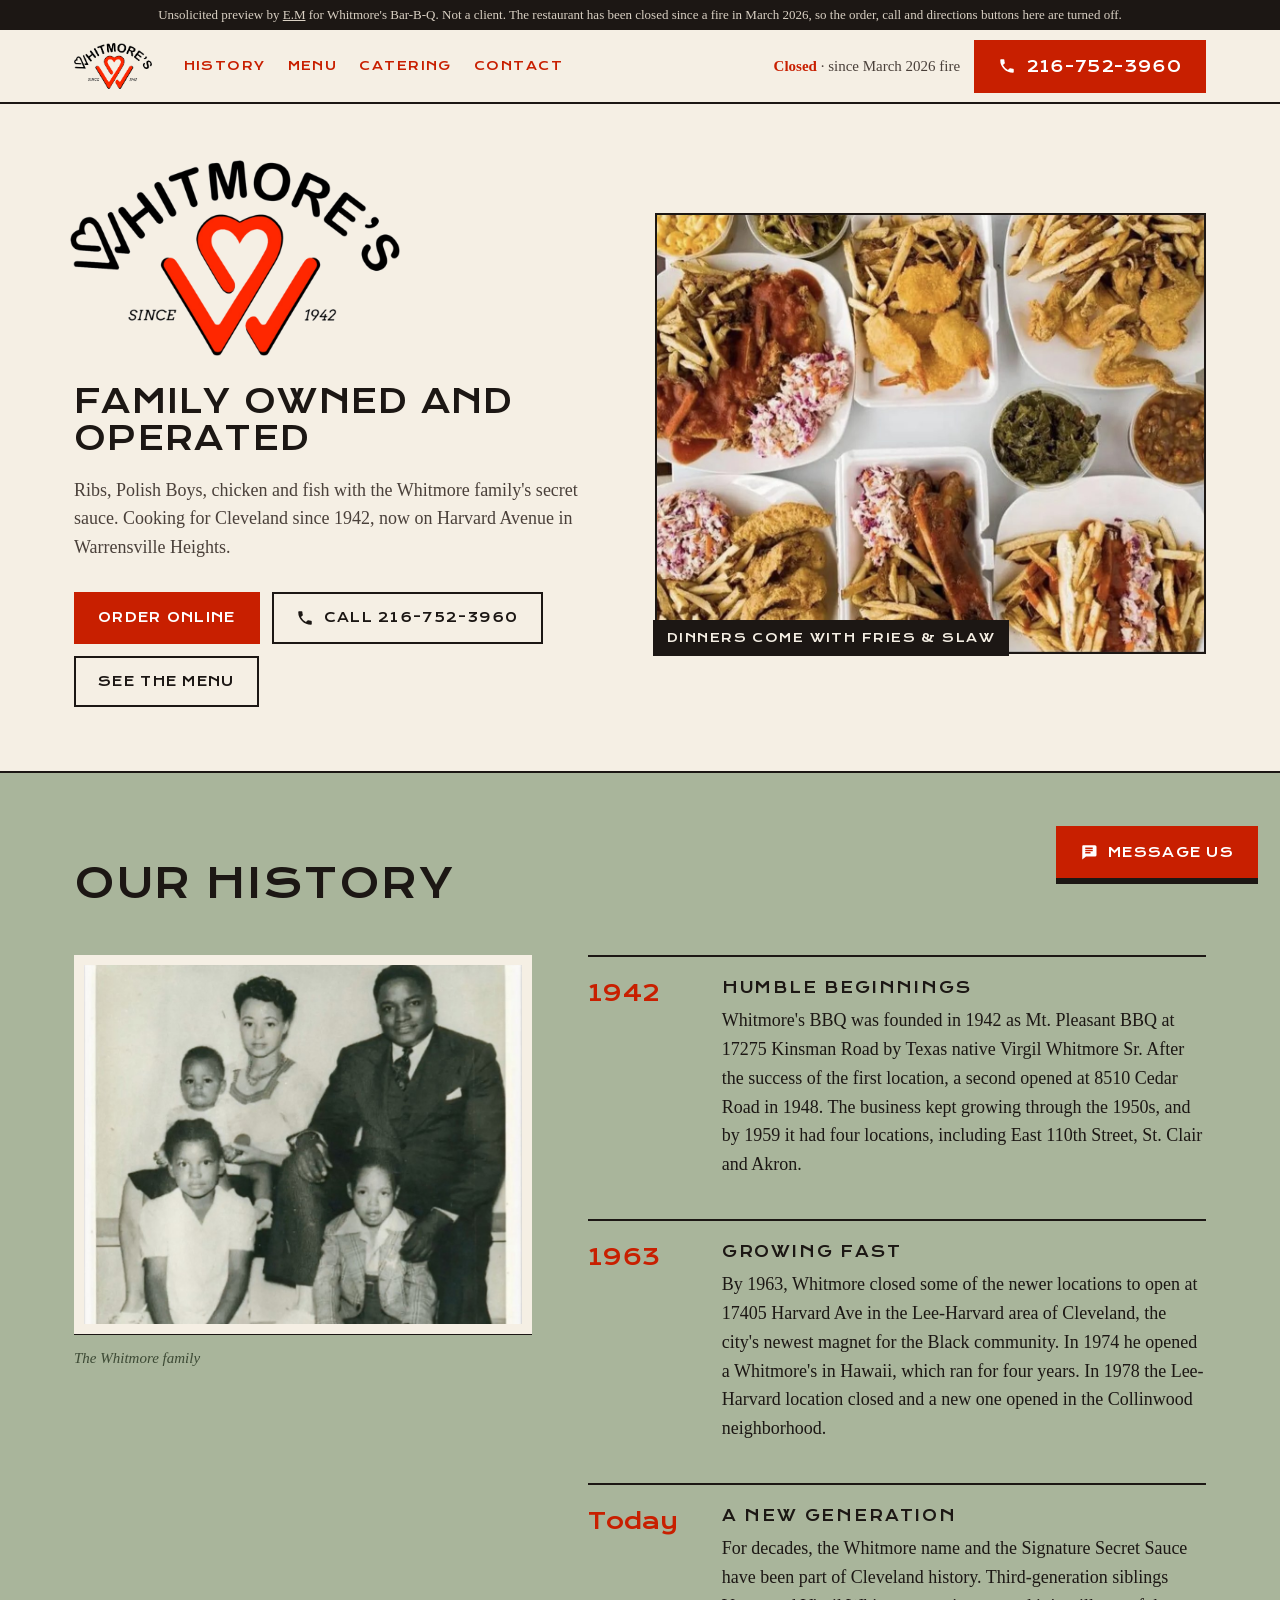
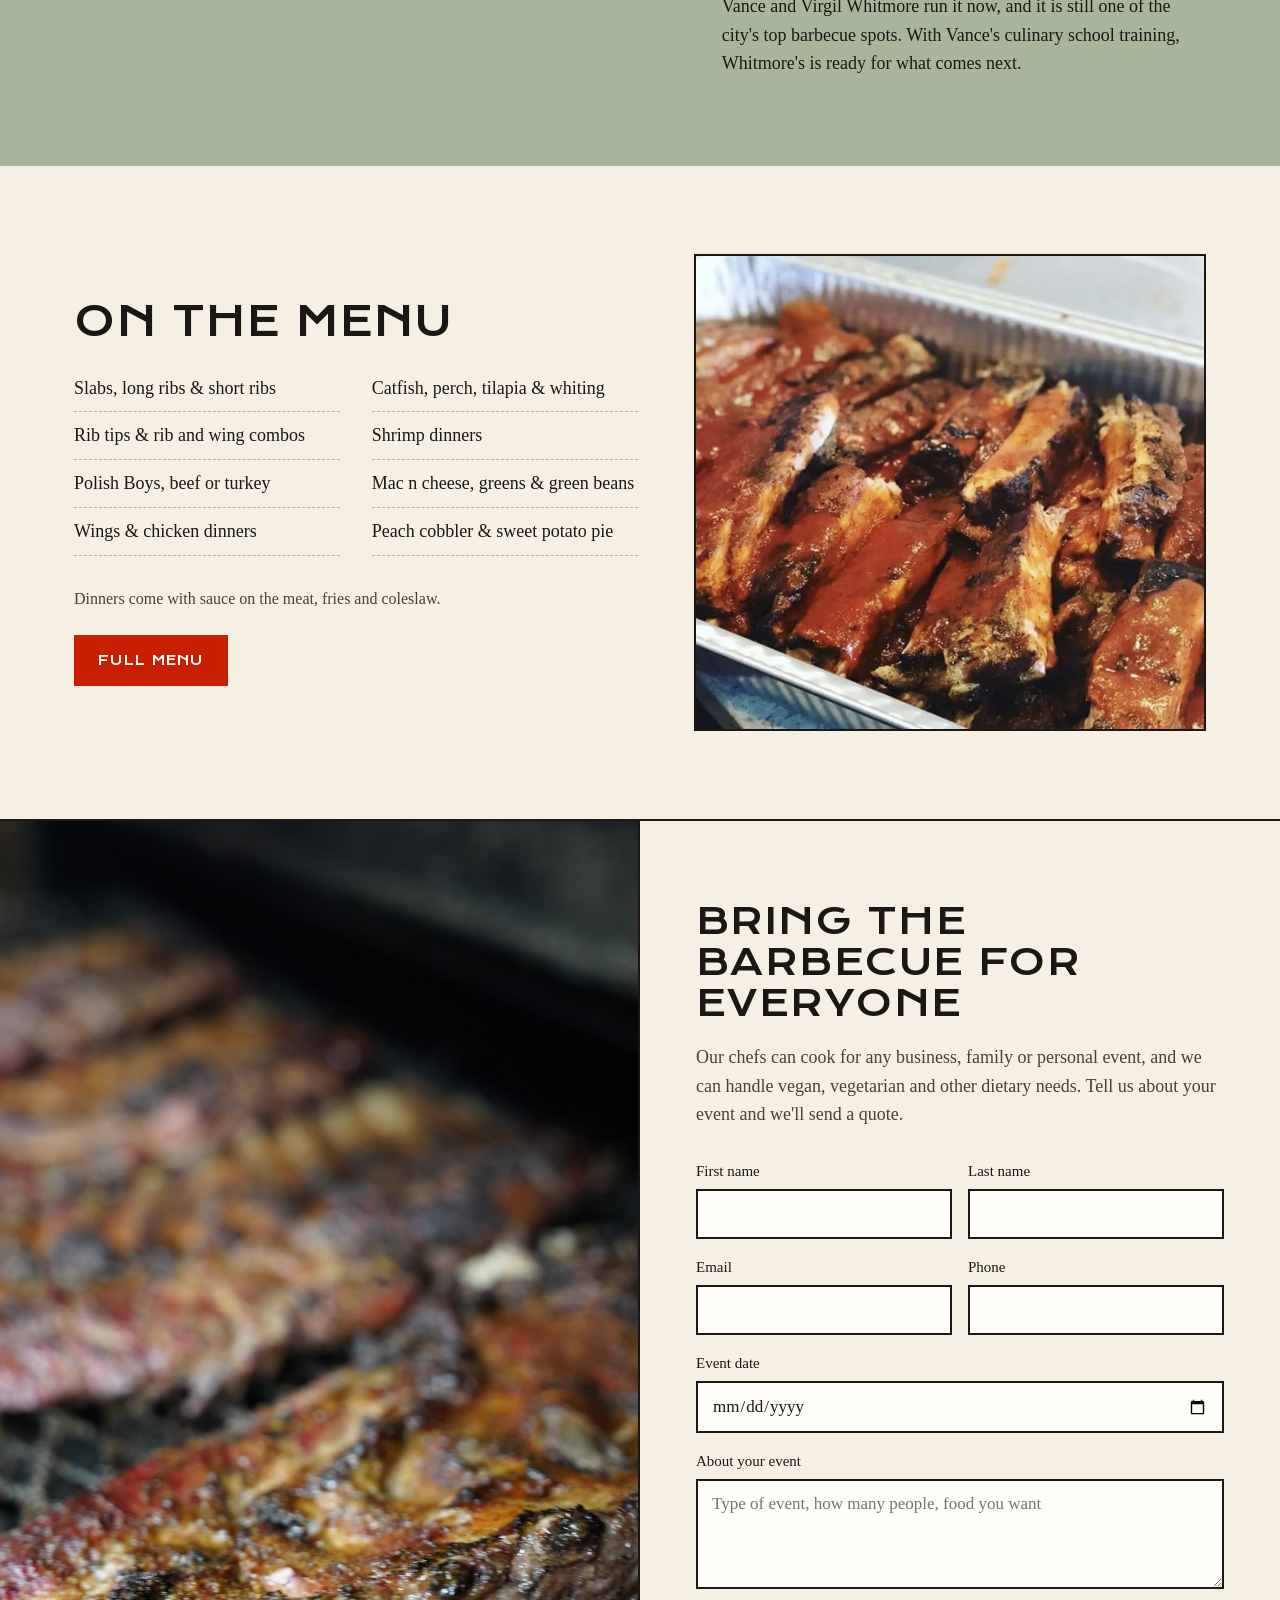
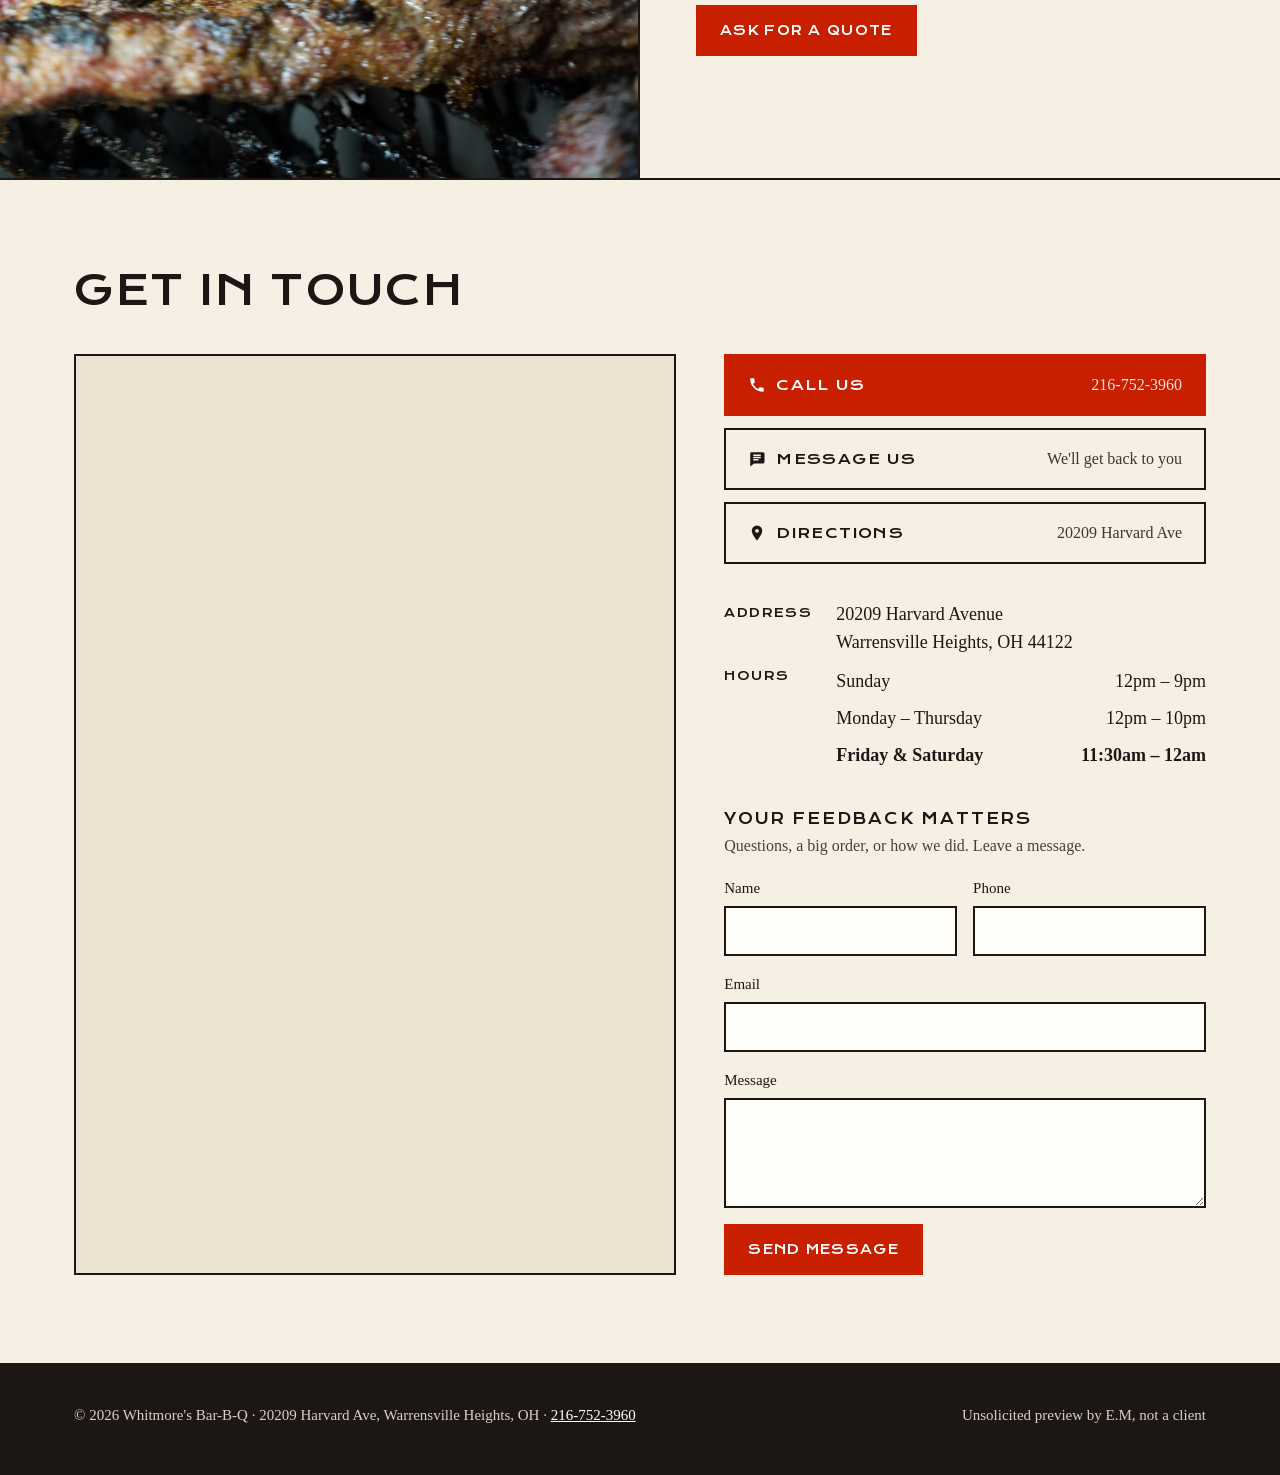
<file: portfolio/whitmores/index.html>
<!doctype html>
<html lang="en">
<head>
<meta charset="utf-8">
<meta name="viewport" content="width=device-width,initial-scale=1">
<meta name="robots" content="noindex,nofollow">
<title>Whitmore's Bar-B-Q | Warrensville Heights, Ohio (Unsolicited Preview)</title>
<meta name="description" content="Family owned and operated since 1942. Ribs, Polish Boys, chicken and fish with the Whitmore family's secret sauce. 20209 Harvard Ave, Warrensville Heights. Call 216-752-3960.">
<link rel="icon" href="img/logo.png">
<link rel="stylesheet" href="styles.css">
</head>
<body>
<a class="skip" href="#main">Skip to content</a>
<svg width="0" height="0" style="position:absolute" aria-hidden="true">
  <symbol id="i-phone" viewBox="0 0 24 24"><path fill="currentColor" d="M6.6 10.8a15.1 15.1 0 0 0 6.6 6.6l2.2-2.2c.3-.3.7-.4 1-.2 1.1.4 2.3.6 3.6.6.6 0 1 .4 1 1V20c0 .6-.4 1-1 1A17 17 0 0 1 3 4c0-.6.4-1 1-1h3.5c.6 0 1 .4 1 1 0 1.3.2 2.5.6 3.6.1.3 0 .7-.2 1z"/></symbol>
  <symbol id="i-msg" viewBox="0 0 24 24"><path fill="currentColor" d="M4 3h16a2 2 0 0 1 2 2v11a2 2 0 0 1-2 2H8l-5 4V5a2 2 0 0 1 1-2zm3 6v2h10V9zm0-3v2h10V6zm0 6v2h7v-2z"/></symbol>
  <symbol id="i-pin" viewBox="0 0 24 24"><path fill="currentColor" d="M12 2a7 7 0 0 0-7 7c0 5.2 7 13 7 13s7-7.8 7-13a7 7 0 0 0-7-7zm0 9.5A2.5 2.5 0 1 1 12 6.5a2.5 2.5 0 0 1 0 5z"/></symbol>
</svg>

<div class="concept" id="closed-note">Unsolicited preview by <a href="../../" style="color:inherit;text-decoration:underline">E.M</a> for Whitmore's Bar-B-Q. Not a client. The restaurant has been closed since a fire in March 2026, so the order, call and directions buttons here are turned off.</div>

<header class="top">
  <div class="wrap">
    <a class="mark" href="index.html" aria-label="Whitmore's home"><img src="img/logo.png" alt="Whitmore's Bar-B-Q, since 1942" width="78" height="46"></a>
    <nav aria-label="Main">
      <a href="#history">History</a>
      <a href="menu.html">Menu</a>
      <a href="#catering">Catering</a>
      <a href="#contact">Contact</a>
    </nav>
    <div class="call">
      <span class="status" data-status>Mon–Thu 12–10pm</span>
      <a class="btn red" href="#closed-note"><svg><use href="#i-phone"/></svg><span class="phone-big">216-752-3960</span></a>
    </div>
  </div>
</header>

<main id="main">
  <section class="hero">
    <div class="wrap">
      <div>
        <img class="logo" src="img/logo.png" alt="Whitmore's, since 1942" width="900" height="534">
        <h1>Family owned and operated</h1>
        <p>Ribs, Polish Boys, chicken and fish with the Whitmore family's secret sauce. Cooking for Cleveland since 1942, now on Harvard Avenue in Warrensville Heights.</p>
        <div class="actions">
          <a class="btn red" href="#closed-note">Order online</a>
          <a class="btn" href="#closed-note"><svg><use href="#i-phone"/></svg>Call 216-752-3960</a>
          <a class="btn" href="menu.html">See the menu</a>
        </div>
      </div>
      <figure>
        <img src="img/spread.jpg" alt="Whitmore's dinners: ribs, fried fish, wings, fries, coleslaw and greens" width="1170" height="932">
        <figcaption>Dinners come with fries &amp; slaw</figcaption>
      </figure>
    </div>
  </section>

  <section class="history" id="history">
    <div class="wrap">
      <h2>Our history</h2>
      <div class="grid">
        <figure>
          <img src="img/family.jpg" alt="Old family photograph of the Whitmore family" width="949" height="779" loading="lazy">
          <figcaption>The Whitmore family</figcaption>
        </figure>
        <div class="chapters">
          <article class="chapter">
            <div class="yr">1942</div>
            <div>
              <h3>Humble beginnings</h3>
              <p>Whitmore's BBQ was founded in 1942 as Mt. Pleasant BBQ at 17275 Kinsman Road by Texas native Virgil Whitmore Sr. After the success of the first location, a second opened at 8510 Cedar Road in 1948. The business kept growing through the 1950s, and by 1959 it had four locations, including East 110th Street, St. Clair and Akron.</p>
            </div>
          </article>
          <article class="chapter">
            <div class="yr">1963</div>
            <div>
              <h3>Growing fast</h3>
              <p>By 1963, Whitmore closed some of the newer locations to open at 17405 Harvard Ave in the Lee-Harvard area of Cleveland, the city's newest magnet for the Black community. In 1974 he opened a Whitmore's in Hawaii, which ran for four years. In 1978 the Lee-Harvard location closed and a new one opened in the Collinwood neighborhood.</p>
            </div>
          </article>
          <article class="chapter">
            <div class="yr">Today</div>
            <div>
              <h3>A new generation</h3>
              <p>For decades, the Whitmore name and the Signature Secret Sauce have been part of Cleveland history. Third-generation siblings Vance and Virgil Whitmore run it now, and it is still one of the city's top barbecue spots. With Vance's culinary school training, Whitmore's is ready for what comes next.</p>
            </div>
          </article>
        </div>
      </div>
    </div>
  </section>

  <section class="menu-band">
    <div class="wrap">
      <div>
        <h2>On the menu</h2>
        <ul>
          <li>Slabs, long ribs &amp; short ribs</li>
          <li>Rib tips &amp; rib and wing combos</li>
          <li>Polish Boys, beef or turkey</li>
          <li>Wings &amp; chicken dinners</li>
          <li>Catfish, perch, tilapia &amp; whiting</li>
          <li>Shrimp dinners</li>
          <li>Mac n cheese, greens &amp; green beans</li>
          <li>Peach cobbler &amp; sweet potato pie</li>
        </ul>
        <p class="note">Dinners come with sauce on the meat, fries and coleslaw.</p>
        <a class="btn red" href="menu.html">Full menu</a>
      </div>
      <img src="img/ribs-tray.jpg" alt="A tray of sauced barbecue ribs" width="1170" height="1087" loading="lazy">
    </div>
  </section>

  <section class="catering" id="catering">
    <img src="img/ribs-grill.jpg" alt="Ribs cooking on the grill" width="1000" height="1500" loading="lazy">
    <div class="inner">
      <h2>Bring the barbecue for everyone</h2>
      <p>Our chefs can cook for any business, family or personal event, and we can handle vegan, vegetarian and other dietary needs. Tell us about your event and we'll send a quote.</p>
      <form data-subject="Catering request">
        <label>First name<input name="first" autocomplete="given-name" required></label>
        <label>Last name<input name="last" autocomplete="family-name"></label>
        <label>Email<input name="email" type="email" autocomplete="email" required></label>
        <label>Phone<input name="phone" type="tel" autocomplete="tel"></label>
        <label class="full">Event date<input name="date" type="date"></label>
        <label class="full">About your event<textarea name="event" placeholder="Type of event, how many people, food you want"></textarea></label>
        <button class="btn red" type="submit">Ask for a quote</button>
      </form>
    </div>
  </section>

  <section class="contact" id="contact">
    <div class="wrap">
      <h2>Get in touch</h2>
      <div class="grid">
        <div class="map">
          <iframe title="Map to Whitmore's Bar-B-Q, 20209 Harvard Ave" loading="lazy" referrerpolicy="no-referrer-when-downgrade"
            src="https://www.google.com/maps?q=Whitmore's+Bar-B-Q,+20209+Harvard+Ave,+Warrensville+Heights,+OH+44122&output=embed"></iframe>
        </div>
        <div>
          <div class="reach">
            <a class="btn red" href="#closed-note"><svg><use href="#i-phone"/></svg>Call us<span>216-752-3960</span></a>
            <a class="btn" href="#message"><svg><use href="#i-msg"/></svg>Message us<span>We'll get back to you</span></a>
            <a class="btn" href="#closed-note"><svg><use href="#i-pin"/></svg>Directions<span>20209 Harvard Ave</span></a>
          </div>
          <dl class="facts">
            <dt>Address</dt>
            <dd>20209 Harvard Avenue<br>Warrensville Heights, OH 44122</dd>
            <dt>Hours</dt>
            <dd>
              <ul class="hours">
                <li data-days="0"><span>Sunday</span><span>12pm – 9pm</span></li>
                <li data-days="1,2,3,4"><span>Monday – Thursday</span><span>12pm – 10pm</span></li>
                <li data-days="5,6"><span>Friday &amp; Saturday</span><span>11:30am – 12am</span></li>
              </ul>
            </dd>
          </dl>
          <div id="message">
            <h3>Your feedback matters</h3>
            <p class="note">Questions, a big order, or how we did. Leave a message.</p>
            <form data-subject="Website message">
              <label>Name<input name="name" autocomplete="name" required></label>
              <label>Phone<input name="phone" type="tel" autocomplete="tel"></label>
              <label class="full">Email<input name="email" type="email" autocomplete="email"></label>
              <label class="full">Message<textarea name="message" required></textarea></label>
              <button class="btn red" type="submit">Send message</button>
            </form>
          </div>
        </div>
      </div>
    </div>
  </section>
</main>

<footer>
  <div class="wrap">
    <span>© 2026 Whitmore's Bar-B-Q · 20209 Harvard Ave, Warrensville Heights, OH · <a href="#closed-note">216-752-3960</a></span>
    <span>Unsolicited preview by E.M, not a client</span>
  </div>
</footer>

<a class="btn red float-msg" href="#message"><svg><use href="#i-msg"/></svg>Message us</a>

<nav class="actionbar" aria-label="Quick actions">
  <a href="#closed-note"><svg><use href="#i-phone"/></svg>Call</a>
  <a href="#message"><svg><use href="#i-msg"/></svg>Message</a>
  <a href="#closed-note"><svg><use href="#i-pin"/></svg>Directions</a>
</nav>

<script src="site.js"></script>
</body>
</html>
</file>
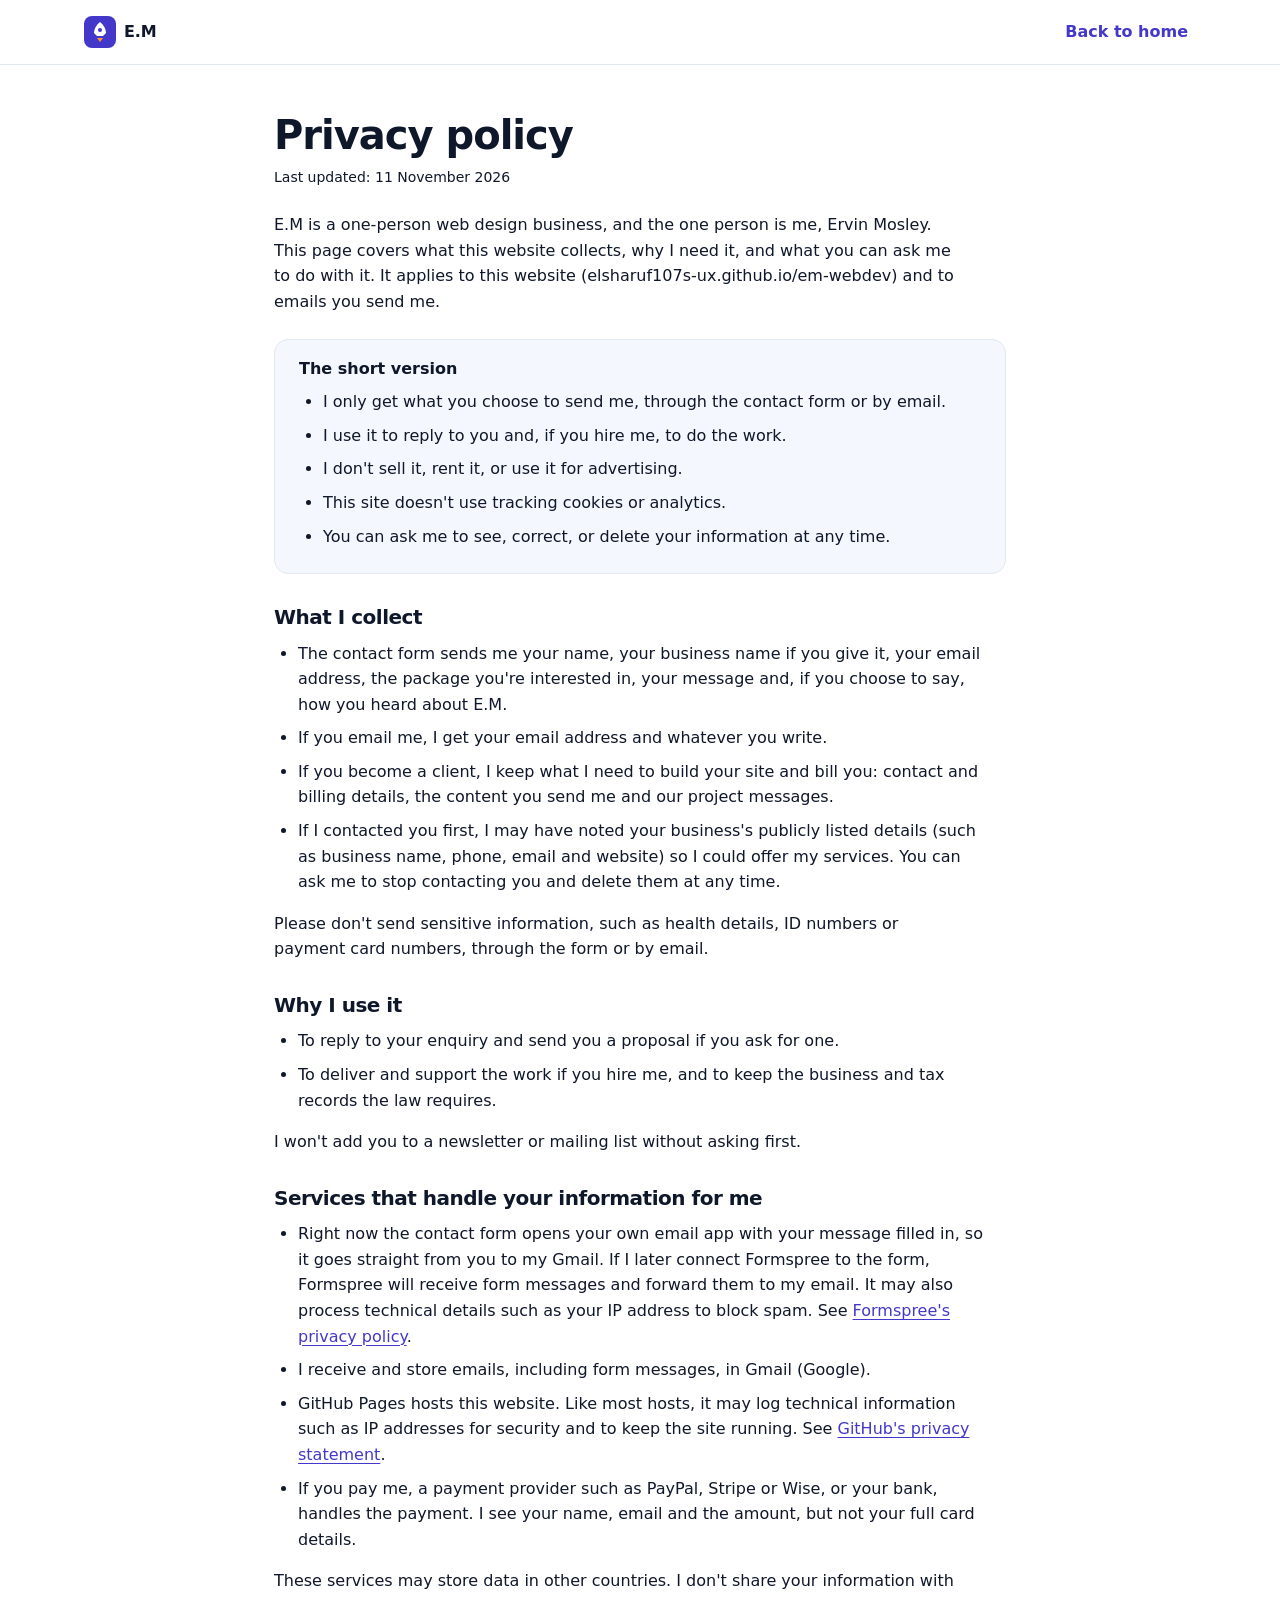
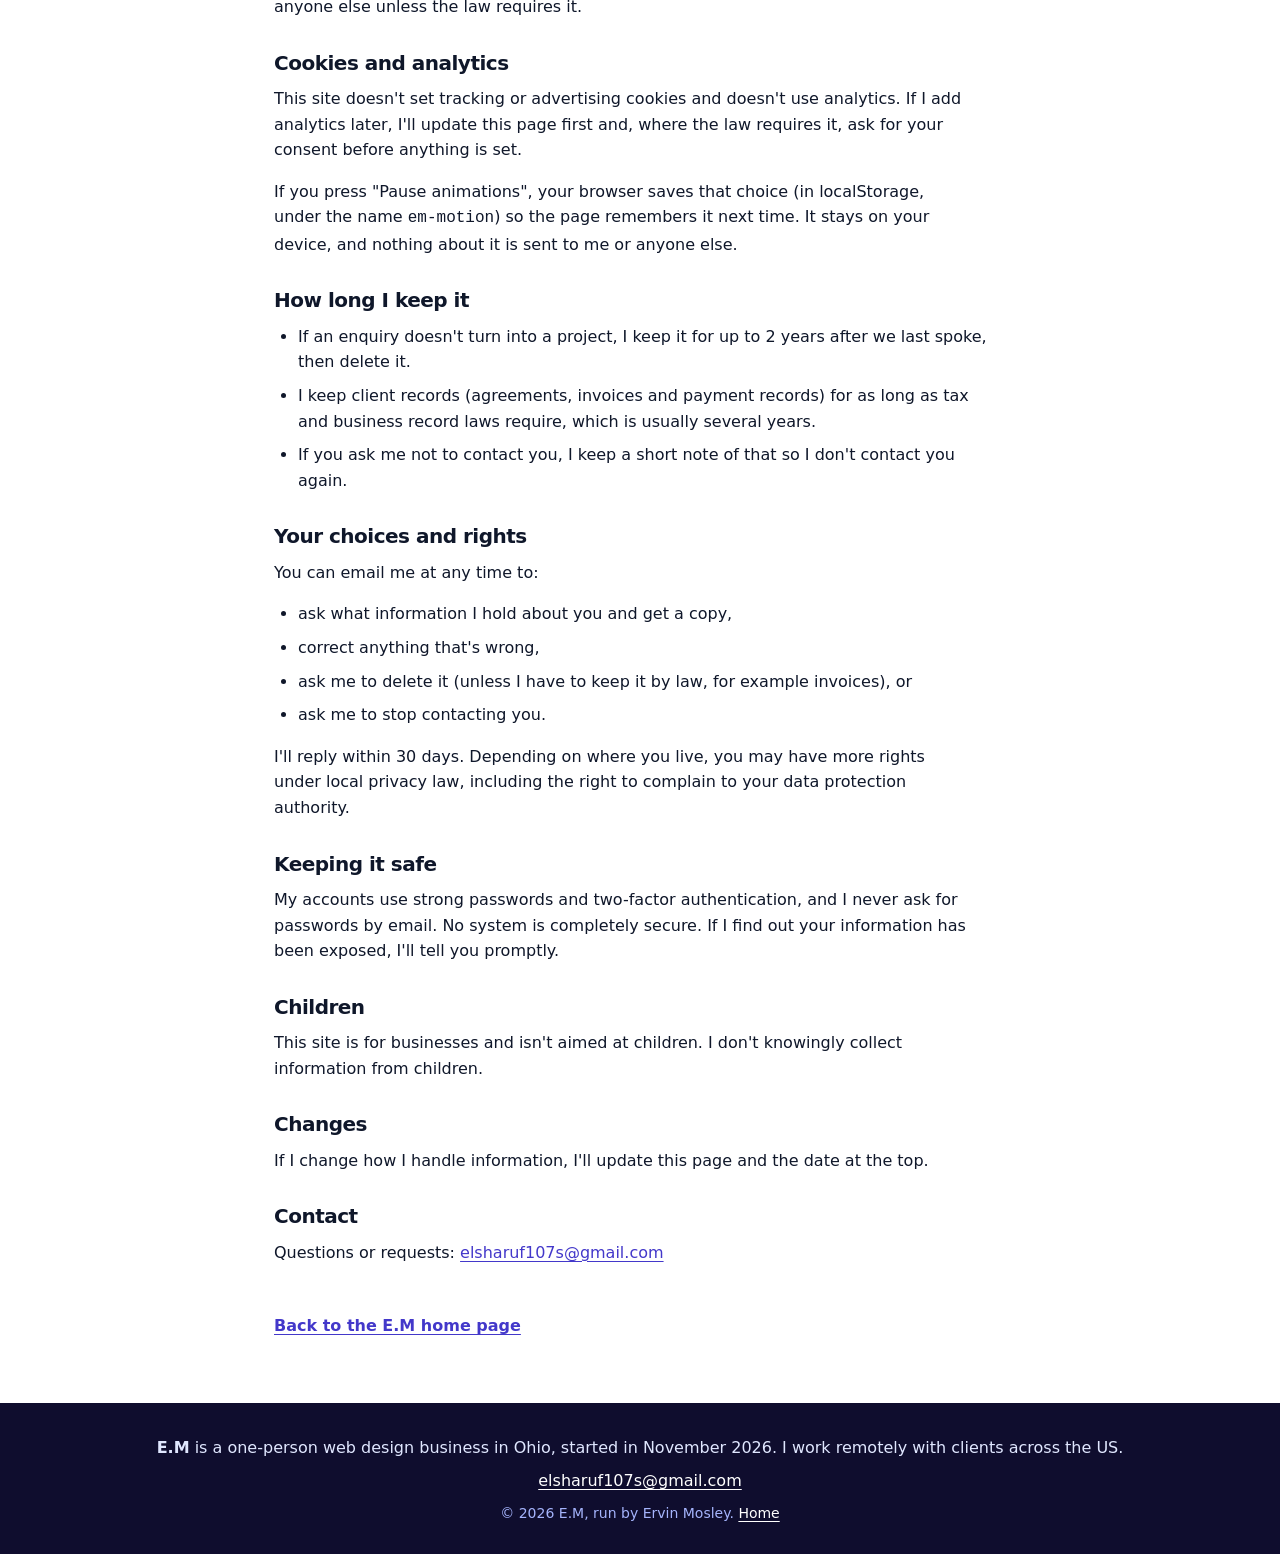
<file: privacy.html>
<!doctype html>
<html lang="en">
<head>
  <meta charset="utf-8">
  <meta name="viewport" content="width=device-width, initial-scale=1">
  <meta http-equiv="Content-Security-Policy" content="default-src 'none'; script-src 'none'; style-src 'self' 'unsafe-inline'; img-src 'self' data:; form-action 'none'; base-uri 'none'; object-src 'none'">
  <meta name="referrer" content="strict-origin-when-cross-origin">
  <title>Privacy policy | E.M</title>
  <meta name="description" content="What E.M does with the information you send through this website's contact form or by email.">
  <link rel="canonical" href="https://elsharuf107s-ux.github.io/em-webdev/privacy.html">
  <meta property="og:type" content="website">
  <meta property="og:site_name" content="E.M">
  <meta property="og:title" content="Privacy policy | E.M">
  <meta property="og:description" content="What E.M does with the information you send through this website's contact form or by email.">
  <meta property="og:url" content="https://elsharuf107s-ux.github.io/em-webdev/privacy.html">
  <meta property="og:image" content="https://elsharuf107s-ux.github.io/em-webdev/og-image.png">
  <meta name="twitter:card" content="summary_large_image">
  <link rel="icon" href="data:image/svg+xml,%3Csvg xmlns='http://www.w3.org/2000/svg' viewBox='0 0 32 32'%3E%3Crect width='32' height='32' rx='8' fill='%234338ca'/%3E%3Cpath d='M16 6c4 3 6 7 6 11l-3 3h-6l-3-3c0-4 2-8 6-11z' fill='%23fff'/%3E%3Ccircle cx='16' cy='14' r='2' fill='%234338ca'/%3E%3Cpath d='M13 22l3 4 3-4z' fill='%23fb923c'/%3E%3C/svg%3E">
  <link rel="stylesheet" href="styles.css">
  <style>
    .policy { padding: var(--s-12) 0 var(--s-16); }
    .policy h1 { font-size: var(--fs-h2); margin-bottom: var(--s-2); }
    .policy h2 { font-size: var(--fs-xl); margin: var(--s-8) 0 var(--s-3); }
    .policy p, .policy li { color: var(--c-ink); max-width: 68ch; }
    .policy ul { padding-left: var(--s-6); margin: 0 0 var(--s-4); }
    .policy li { margin-bottom: var(--s-2); }
    .policy a { color: var(--c-brand); }
    .policy a:hover { color: var(--c-brand-dark); }
    .policy-meta { color: var(--c-ink-soft); font-size: var(--fs-sm); margin-bottom: var(--s-6); }
    .policy-summary {
      background: var(--c-bg-alt);
      border: 1px solid var(--c-line);
      border-radius: var(--radius);
      padding: var(--s-4) var(--s-6);
      margin: var(--s-6) 0;
    }
    .policy-summary p { margin: 0 0 var(--s-2); }
    .policy-summary-title { font-weight: 700; }
    .policy-summary ul { margin: 0; }
    .back-link { display: inline-block; margin-top: var(--s-8); font-weight: 600; }
    .header-back { font-weight: 600; text-decoration: none; padding: var(--s-2); }
    .header-back:hover { text-decoration: underline; }
  </style>
</head>
<body>
  <a class="skip-link" href="#main">Skip to main content</a>
  <header class="site-header">
    <div class="container header-inner">
      <a class="brand" href="index.html" aria-label="E.M home">
        <svg class="brand-mark" viewBox="0 0 32 32" aria-hidden="true" focusable="false"><rect width="32" height="32" rx="8" fill="currentColor"/><path d="M16 6c4 3 6 7 6 11l-3 3h-6l-3-3c0-4 2-8 6-11z" fill="#fff"/><circle cx="16" cy="14" r="2" fill="currentColor"/><path d="M13 22l3 4 3-4z" fill="#fb923c"/></svg>
        <span>E.M</span>
      </a>
      <a class="header-back" href="index.html">Back to home</a>
    </div>
  </header>

  <main id="main" class="policy">
    <div class="container container-narrow">
      <h1>Privacy policy</h1>
      <p class="policy-meta">Last updated: 11 November 2026</p>

      <p>E.M is a one-person web design business, and the one person is me, Ervin Mosley. This page covers what this website collects, why I need it, and what you can ask me to do with it. It applies to this website (elsharuf107s-ux.github.io/em-webdev) and to emails you send me.</p>

      <div class="policy-summary">
        <p class="policy-summary-title">The short version</p>
        <ul>
          <li>I only get what you choose to send me, through the contact form or by email.</li>
          <li>I use it to reply to you and, if you hire me, to do the work.</li>
          <li>I don't sell it, rent it, or use it for advertising.</li>
          <li>This site doesn't use tracking cookies or analytics.</li>
          <li>You can ask me to see, correct, or delete your information at any time.</li>
        </ul>
      </div>

      <h2>What I collect</h2>
      <ul>
        <li>The contact form sends me your name, your business name if you give it, your email address, the package you're interested in, your message and, if you choose to say, how you heard about E.M.</li>
        <li>If you email me, I get your email address and whatever you write.</li>
        <li>If you become a client, I keep what I need to build your site and bill you: contact and billing details, the content you send me and our project messages.</li>
        <li>If I contacted you first, I may have noted your business's publicly listed details (such as business name, phone, email and website) so I could offer my services. You can ask me to stop contacting you and delete them at any time.</li>
      </ul>
      <p>Please don't send sensitive information, such as health details, ID numbers or payment card numbers, through the form or by email.</p>

      <h2>Why I use it</h2>
      <ul>
        <li>To reply to your enquiry and send you a proposal if you ask for one.</li>
        <li>To deliver and support the work if you hire me, and to keep the business and tax records the law requires.</li>
      </ul>
      <p>I won't add you to a newsletter or mailing list without asking first.</p>

      <h2>Services that handle your information for me</h2>
      <ul>
        <li>Right now the contact form opens your own email app with your message filled in, so it goes straight from you to my Gmail. If I later connect Formspree to the form, Formspree will receive form messages and forward them to my email. It may also process technical details such as your IP address to block spam. See <a href="https://formspree.io/legal/privacy-policy/" rel="noopener">Formspree's privacy policy</a>.</li>
        <li>I receive and store emails, including form messages, in Gmail (Google).</li>
        <li>GitHub Pages hosts this website. Like most hosts, it may log technical information such as IP addresses for security and to keep the site running. See <a href="https://docs.github.com/en/site-policy/privacy-policies/github-general-privacy-statement" rel="noopener">GitHub's privacy statement</a>.</li>
        <li>If you pay me, a payment provider such as PayPal, Stripe or Wise, or your bank, handles the payment. I see your name, email and the amount, but not your full card details.</li>
      </ul>
      <p>These services may store data in other countries. I don't share your information with anyone else unless the law requires it.</p>

      <h2>Cookies and analytics</h2>
      <p>This site doesn't set tracking or advertising cookies and doesn't use analytics. If I add analytics later, I'll update this page first and, where the law requires it, ask for your consent before anything is set.</p>
      <p>If you press "Pause animations", your browser saves that choice (in localStorage, under the name <code>em-motion</code>) so the page remembers it next time. It stays on your device, and nothing about it is sent to me or anyone else.</p>

      <h2>How long I keep it</h2>
      <ul>
        <li>If an enquiry doesn't turn into a project, I keep it for up to 2 years after we last spoke, then delete it.</li>
        <li>I keep client records (agreements, invoices and payment records) for as long as tax and business record laws require, which is usually several years.</li>
        <li>If you ask me not to contact you, I keep a short note of that so I don't contact you again.</li>
      </ul>

      <h2>Your choices and rights</h2>
      <p>You can email me at any time to:</p>
      <ul>
        <li>ask what information I hold about you and get a copy,</li>
        <li>correct anything that's wrong,</li>
        <li>ask me to delete it (unless I have to keep it by law, for example invoices), or</li>
        <li>ask me to stop contacting you.</li>
      </ul>
      <p>I'll reply within 30 days. Depending on where you live, you may have more rights under local privacy law, including the right to complain to your data protection authority.</p>

      <h2>Keeping it safe</h2>
      <p>My accounts use strong passwords and two-factor authentication, and I never ask for passwords by email. No system is completely secure. If I find out your information has been exposed, I'll tell you promptly.</p>

      <h2>Children</h2>
      <p>This site is for businesses and isn't aimed at children. I don't knowingly collect information from children.</p>

      <h2>Changes</h2>
      <p>If I change how I handle information, I'll update this page and the date at the top.</p>

      <h2>Contact</h2>
      <p>Questions or requests: <a href="mailto:elsharuf107s@gmail.com">elsharuf107s@gmail.com</a></p>

      <a class="back-link" href="index.html">Back to the E.M home page</a>
    </div>
  </main>

  <footer class="site-footer">
    <div class="container footer-inner">
      <p><strong>E.M</strong> is a one-person web design business in Ohio, started in November 2026. I work remotely with clients across the US.</p>
      <p><a href="mailto:elsharuf107s@gmail.com">elsharuf107s@gmail.com</a></p>
      <p class="footer-small">&copy; 2026 E.M, run by Ervin Mosley. <a href="index.html">Home</a></p>
    </div>
  </footer>
</body>
</html>
</file>
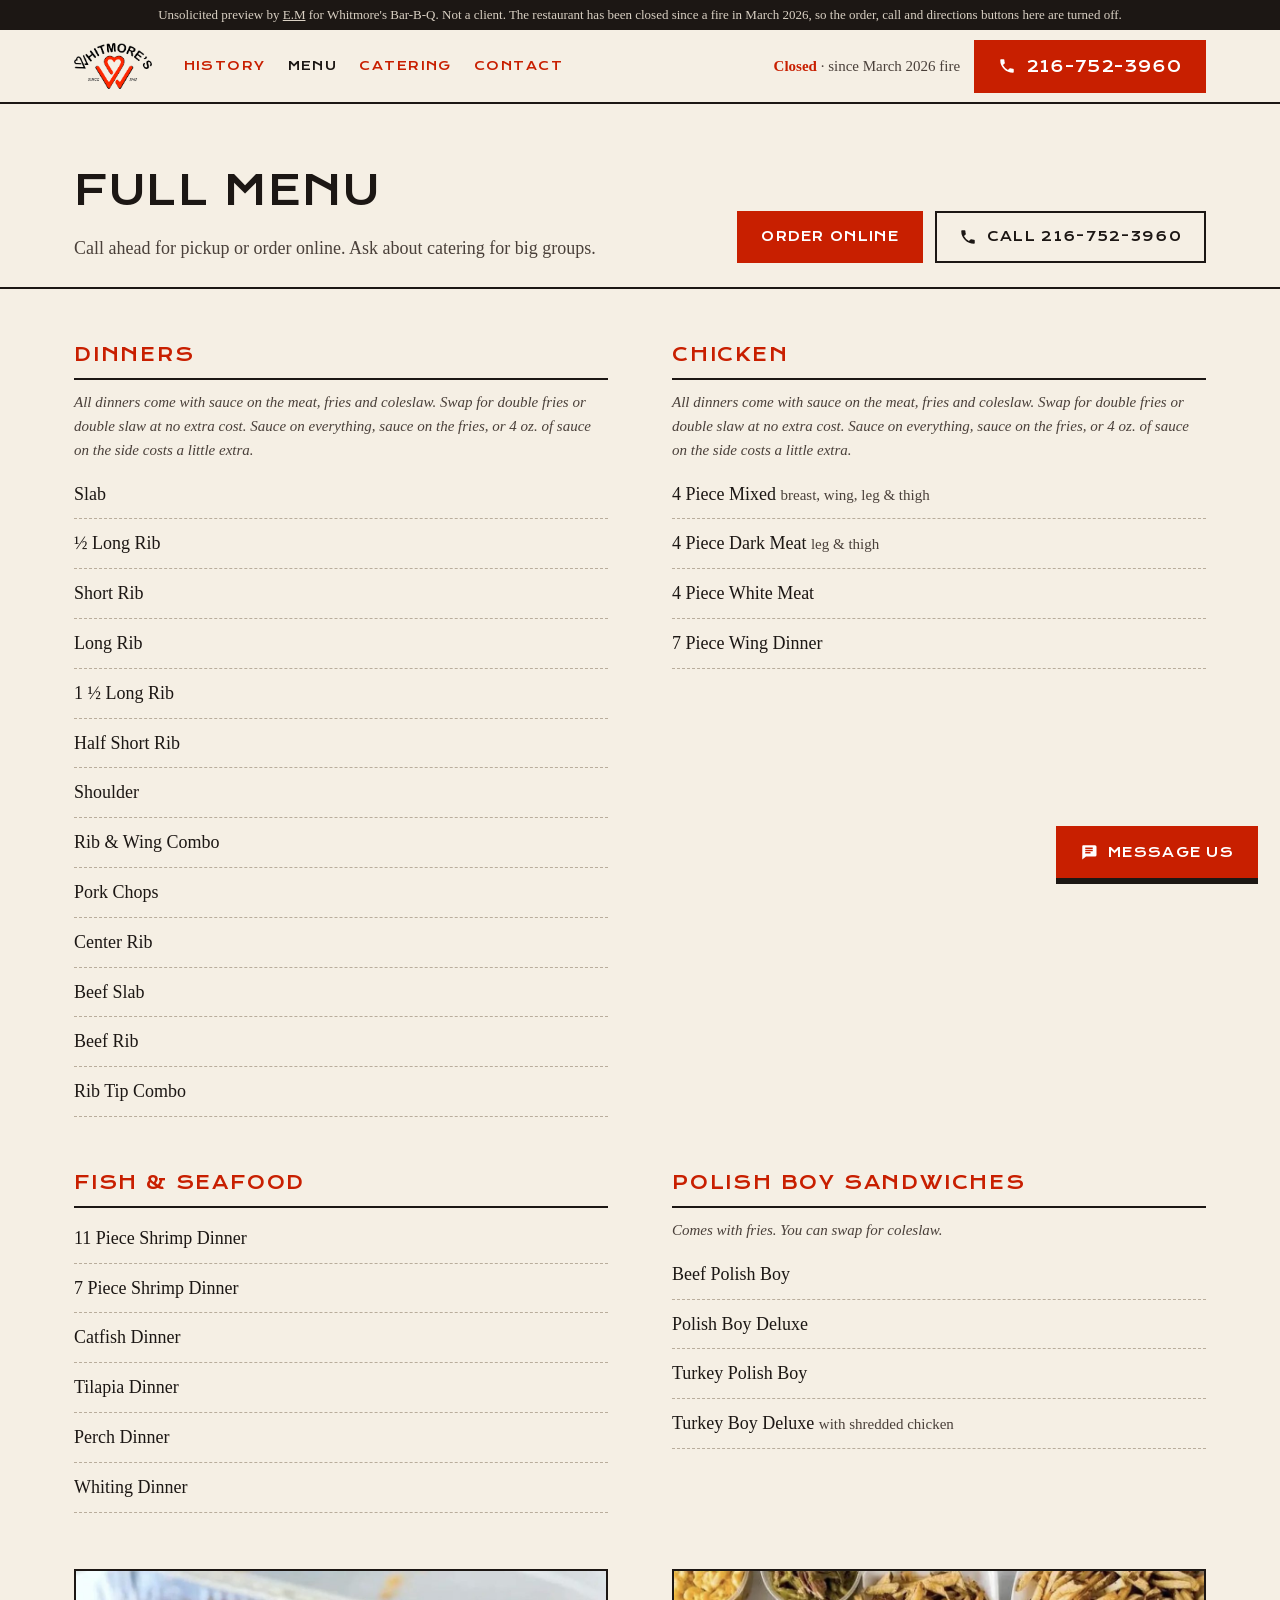
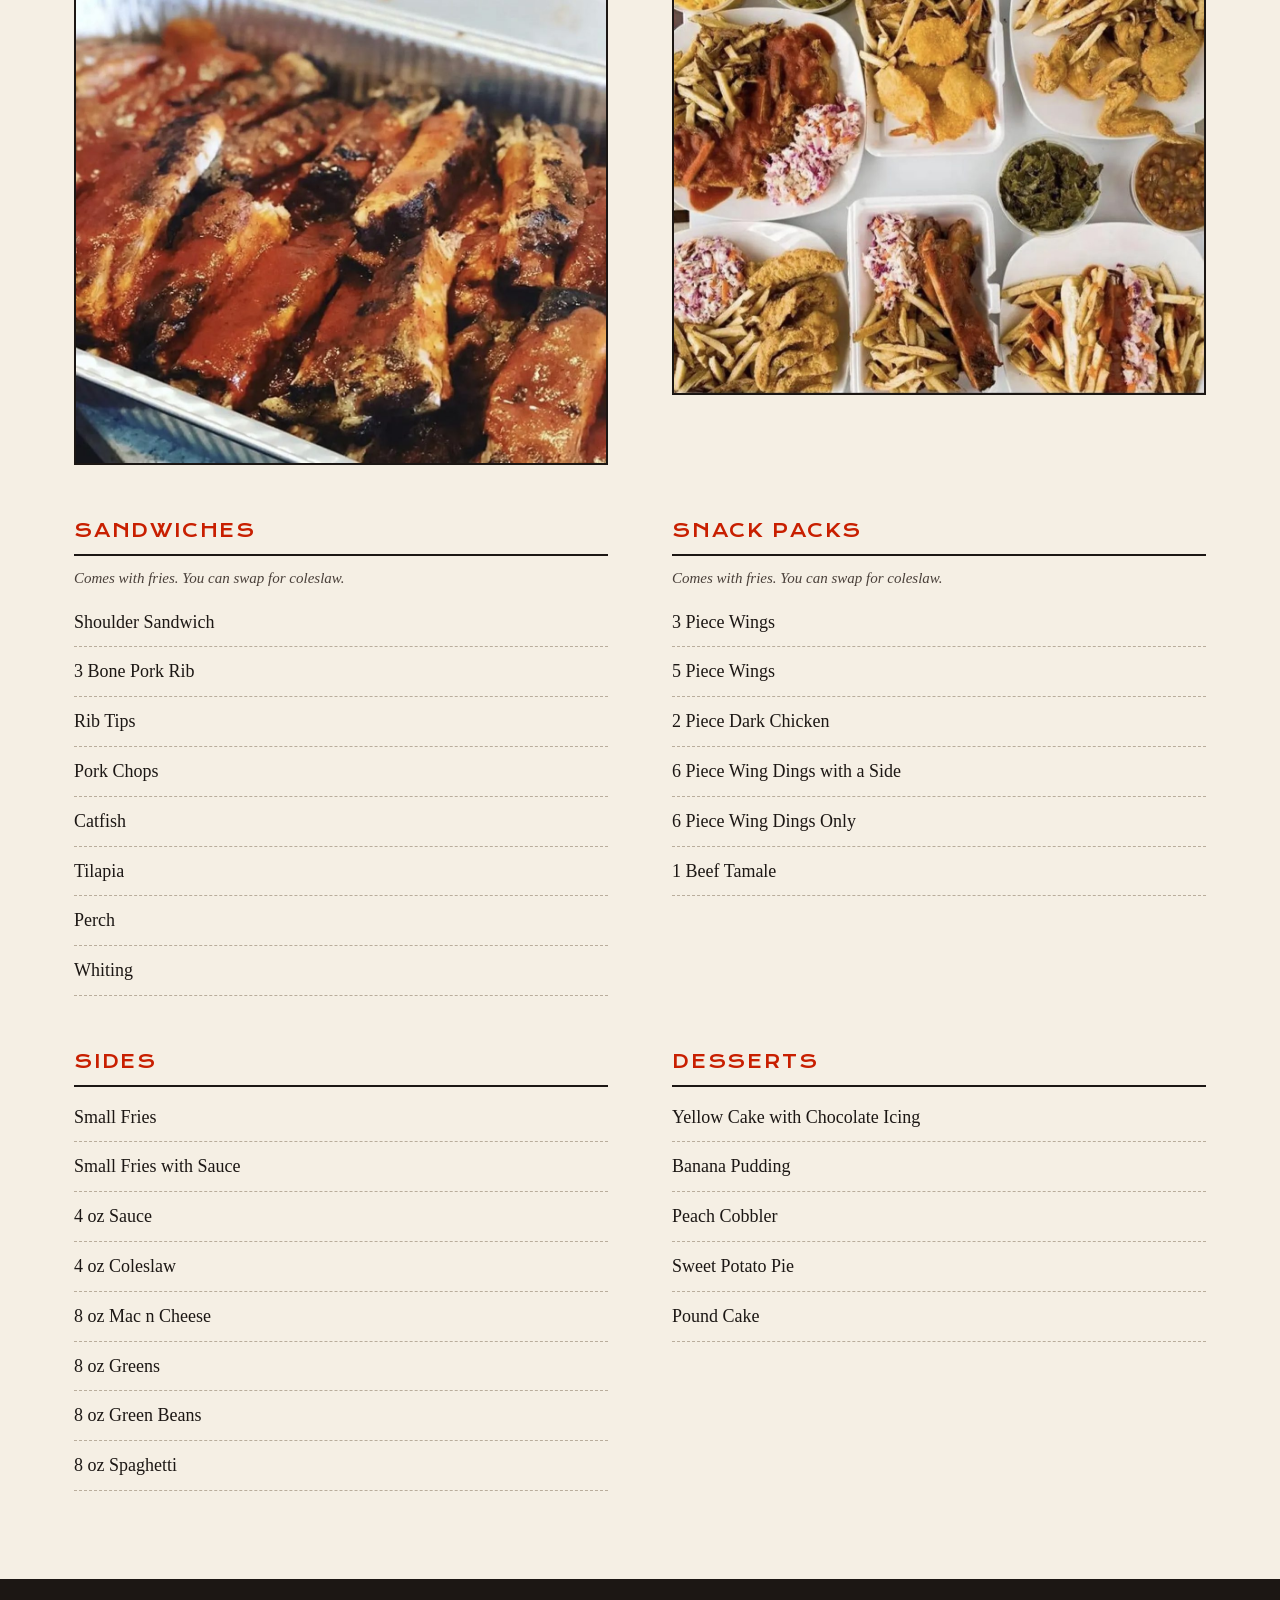
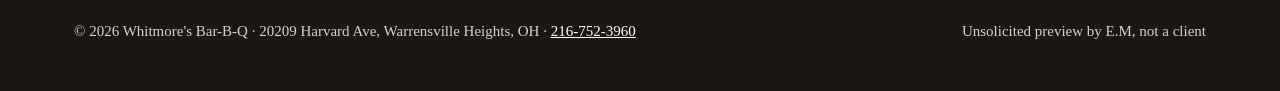
<file: portfolio/whitmores/menu.html>
<!doctype html>
<html lang="en">
<head>
<meta charset="utf-8">
<meta name="viewport" content="width=device-width,initial-scale=1">
<meta name="robots" content="noindex,nofollow">
<title>Menu | Whitmore's Bar-B-Q (Unsolicited Preview)</title>
<meta name="description" content="Family owned and operated since 1942. Ribs, Polish Boys, chicken and fish with the Whitmore family's secret sauce. 20209 Harvard Ave, Warrensville Heights. Call 216-752-3960.">
<link rel="icon" href="img/logo.png">
<link rel="stylesheet" href="styles.css">
</head>
<body>
<a class="skip" href="#main">Skip to content</a>
<svg width="0" height="0" style="position:absolute" aria-hidden="true">
  <symbol id="i-phone" viewBox="0 0 24 24"><path fill="currentColor" d="M6.6 10.8a15.1 15.1 0 0 0 6.6 6.6l2.2-2.2c.3-.3.7-.4 1-.2 1.1.4 2.3.6 3.6.6.6 0 1 .4 1 1V20c0 .6-.4 1-1 1A17 17 0 0 1 3 4c0-.6.4-1 1-1h3.5c.6 0 1 .4 1 1 0 1.3.2 2.5.6 3.6.1.3 0 .7-.2 1z"/></symbol>
  <symbol id="i-msg" viewBox="0 0 24 24"><path fill="currentColor" d="M4 3h16a2 2 0 0 1 2 2v11a2 2 0 0 1-2 2H8l-5 4V5a2 2 0 0 1 1-2zm3 6v2h10V9zm0-3v2h10V6zm0 6v2h7v-2z"/></symbol>
  <symbol id="i-pin" viewBox="0 0 24 24"><path fill="currentColor" d="M12 2a7 7 0 0 0-7 7c0 5.2 7 13 7 13s7-7.8 7-13a7 7 0 0 0-7-7zm0 9.5A2.5 2.5 0 1 1 12 6.5a2.5 2.5 0 0 1 0 5z"/></symbol>
</svg>

<div class="concept" id="closed-note">Unsolicited preview by <a href="../../" style="color:inherit;text-decoration:underline">E.M</a> for Whitmore's Bar-B-Q. Not a client. The restaurant has been closed since a fire in March 2026, so the order, call and directions buttons here are turned off.</div>

<header class="top">
  <div class="wrap">
    <a class="mark" href="index.html" aria-label="Whitmore's home"><img src="img/logo.png" alt="Whitmore's Bar-B-Q, since 1942" width="78" height="46"></a>
    <nav aria-label="Main">
      <a href="index.html#history">History</a>
      <a href="menu.html" aria-current="page">Menu</a>
      <a href="index.html#catering">Catering</a>
      <a href="index.html#contact">Contact</a>
    </nav>
    <div class="call">
      <span class="status" data-status>Mon–Thu 12–10pm</span>
      <a class="btn red" href="#closed-note"><svg><use href="#i-phone"/></svg><span class="phone-big">216-752-3960</span></a>
    </div>
  </div>
</header>

<main id="main">
  <section class="page-head">
    <div class="wrap">
      <div>
        <h1>Full menu</h1>
        <p>Call ahead for pickup or order online. Ask about catering for big groups.</p>
      </div>
      <div class="actions" style="display:flex;flex-wrap:wrap;gap:12px">
        <a class="btn red" href="#closed-note">Order online</a>
        <a class="btn" href="#closed-note"><svg><use href="#i-phone"/></svg>Call 216-752-3960</a>
      </div>
    </div>
  </section>
  <div class="menu">
    <div class="wrap">
      <section>
        <h2>Dinners</h2>
        <p class="note">All dinners come with sauce on the meat, fries and coleslaw. Swap for double fries or double slaw at no extra cost. Sauce on everything, sauce on the fries, or 4 oz. of sauce on the side costs a little extra.</p>
        <ul>
          <li>Slab</li>
          <li>½ Long Rib</li>
          <li>Short Rib</li>
          <li>Long Rib</li>
          <li>1 ½ Long Rib</li>
          <li>Half Short Rib</li>
          <li>Shoulder</li>
          <li>Rib &amp; Wing Combo</li>
          <li>Pork Chops</li>
          <li>Center Rib</li>
          <li>Beef Slab</li>
          <li>Beef Rib</li>
          <li>Rib Tip Combo</li>
        </ul>
      </section>
      <section>
        <h2>Chicken</h2>
        <p class="note">All dinners come with sauce on the meat, fries and coleslaw. Swap for double fries or double slaw at no extra cost. Sauce on everything, sauce on the fries, or 4 oz. of sauce on the side costs a little extra.</p>
        <ul>
          <li>4 Piece Mixed <small>breast, wing, leg &amp; thigh</small></li>
          <li>4 Piece Dark Meat <small>leg &amp; thigh</small></li>
          <li>4 Piece White Meat</li>
          <li>7 Piece Wing Dinner</li>
        </ul>
      </section>
      <section>
        <h2>Fish &amp; Seafood</h2>
        <ul>
          <li>11 Piece Shrimp Dinner</li>
          <li>7 Piece Shrimp Dinner</li>
          <li>Catfish Dinner</li>
          <li>Tilapia Dinner</li>
          <li>Perch Dinner</li>
          <li>Whiting Dinner</li>
        </ul>
      </section>
      <section>
        <h2>Polish Boy Sandwiches</h2>
        <p class="note">Comes with fries. You can swap for coleslaw.</p>
        <ul>
          <li>Beef Polish Boy</li>
          <li>Polish Boy Deluxe</li>
          <li>Turkey Polish Boy</li>
          <li>Turkey Boy Deluxe <small>with shredded chicken</small></li>
        </ul>
      </section>
      <figure><img src="img/ribs-tray.jpg" alt="A tray of sauced barbecue ribs" width="1170" height="1087" loading="lazy"></figure>
      <figure><img src="img/spread.jpg" alt="Whitmore's dinners with fries, slaw and greens" width="1170" height="932" loading="lazy"></figure>
      <section>
        <h2>Sandwiches</h2>
        <p class="note">Comes with fries. You can swap for coleslaw.</p>
        <ul>
          <li>Shoulder Sandwich</li>
          <li>3 Bone Pork Rib</li>
          <li>Rib Tips</li>
          <li>Pork Chops</li>
          <li>Catfish</li>
          <li>Tilapia</li>
          <li>Perch</li>
          <li>Whiting</li>
        </ul>
      </section>
      <section>
        <h2>Snack Packs</h2>
        <p class="note">Comes with fries. You can swap for coleslaw.</p>
        <ul>
          <li>3 Piece Wings</li>
          <li>5 Piece Wings</li>
          <li>2 Piece Dark Chicken</li>
          <li>6 Piece Wing Dings with a Side</li>
          <li>6 Piece Wing Dings Only</li>
          <li>1 Beef Tamale</li>
        </ul>
      </section>
      <section>
        <h2>Sides</h2>
        <ul>
          <li>Small Fries</li>
          <li>Small Fries with Sauce</li>
          <li>4 oz Sauce</li>
          <li>4 oz Coleslaw</li>
          <li>8 oz Mac n Cheese</li>
          <li>8 oz Greens</li>
          <li>8 oz Green Beans</li>
          <li>8 oz Spaghetti</li>
        </ul>
      </section>
      <section>
        <h2>Desserts</h2>
        <ul>
          <li>Yellow Cake with Chocolate Icing</li>
          <li>Banana Pudding</li>
          <li>Peach Cobbler</li>
          <li>Sweet Potato Pie</li>
          <li>Pound Cake</li>
        </ul>
      </section>
    </div>
  </div>
</main>

<footer>
  <div class="wrap">
    <span>© 2026 Whitmore's Bar-B-Q · 20209 Harvard Ave, Warrensville Heights, OH · <a href="#closed-note">216-752-3960</a></span>
    <span>Unsolicited preview by E.M, not a client</span>
  </div>
</footer>

<a class="btn red float-msg" href="index.html#message"><svg><use href="#i-msg"/></svg>Message us</a>

<nav class="actionbar" aria-label="Quick actions">
  <a href="#closed-note"><svg><use href="#i-phone"/></svg>Call</a>
  <a href="index.html#message"><svg><use href="#i-msg"/></svg>Message</a>
  <a href="#closed-note"><svg><use href="#i-pin"/></svg>Directions</a>
</nav>

<script src="site.js"></script>
</body>
</html>
</file>
<file: styles.css>
/* ==========================================================
   E.M: styles
   System fonts only (no downloads), mobile-first layout.
   Colors are design tokens below; all text pairs meet WCAG AA.
   ========================================================== */

:root {
  /* Color tokens */
  --c-ink: #0f172a;          /* main text */
  --c-ink-soft: #475569;     /* secondary text (7.5:1 on white) */
  --c-bg: #ffffff;
  --c-bg-alt: #f5f7ff;
  --c-line: #e2e8f0;
  --c-brand: #4338ca;        /* indigo 700, 7.9:1 with white */
  --c-brand-dark: #312e81;
  --c-brand-soft: #e0e7ff;
  --c-accent: #c2410c;       /* orange 700, 5.2:1 with white */
  --c-accent-dark: #9a3412;
  --c-accent-soft: #fff7ed;
  --c-good: #15803d;
  --c-bad: #b91c1c;
  --c-dark: #1e1b4b;
  --c-on-dark: #e0e7ff;
  --c-focus: #f59e0b;

  /* Type */
  --font: system-ui, -apple-system, "Segoe UI", Roboto, "Helvetica Neue", Arial, sans-serif;
  --fs-sm: 0.875rem;
  --fs-base: 1rem;
  --fs-lg: 1.125rem;
  --fs-xl: 1.25rem;
  --fs-h2: clamp(1.75rem, 1.3rem + 2vw, 2.5rem);
  --fs-h1: clamp(2.1rem, 1.4rem + 3.4vw, 3.6rem);

  /* Space (4px base) */
  --s-1: 0.25rem; --s-2: 0.5rem; --s-3: 0.75rem; --s-4: 1rem;
  --s-6: 1.5rem; --s-8: 2rem; --s-12: 3rem; --s-16: 4rem; --s-24: 6rem;

  --radius: 14px;
  --radius-lg: 16px;
  --shadow-sm: 0 1px 2px rgb(15 23 42 / 0.06);
  --shadow-md: 0 6px 16px -6px rgb(15 23 42 / 0.16);
  --shadow-lg: 0 18px 36px -14px rgb(15 23 42 / 0.24);
  --t-fast: 150ms ease;
}

/* ---------- Reset / base ---------- */
*, *::before, *::after { box-sizing: border-box; }
html {
  scroll-behavior: smooth; -webkit-text-size-adjust: 100%;
  accent-color: var(--c-brand); scrollbar-color: #9aa0c8 var(--c-bg-alt);
}
::selection { background: #fed7aa; color: var(--c-ink); }
input, textarea { caret-color: var(--c-accent); }
body {
  margin: 0;
  font-family: var(--font);
  font-size: var(--fs-base);
  line-height: 1.6;
  color: var(--c-ink);
  background: var(--c-bg);
  -webkit-font-smoothing: antialiased;
}
h1, h2, h3 { line-height: 1.12; margin: 0 0 var(--s-4); letter-spacing: -0.025em; text-wrap: balance; }
h1 { font-size: var(--fs-h1); font-weight: 800; }
h2 { font-size: var(--fs-h2); font-weight: 800; }
h3 { font-size: var(--fs-xl); font-weight: 700; }
p { margin: 0 0 var(--s-4); }
a { color: var(--c-brand); text-underline-offset: 0.2em; text-decoration-thickness: 1px; }
a:hover { color: var(--c-brand-dark); }
ul, ol { margin: 0; padding: 0; }
svg { display: block; }
[id] { scroll-margin-top: 80px; }
html { scroll-padding-top: 80px; }

:focus-visible {
  outline: 3px solid var(--c-brand-dark); /* amber (--c-focus) is only 2.1:1 on light backgrounds */
  outline-offset: 3px;
  border-radius: 6px;
}

.section-dark :focus-visible, .site-footer :focus-visible { outline-color: var(--c-focus); }
.section-dark .contact-form :focus-visible { outline-color: var(--c-brand-dark); }

.sr-only {
  position: absolute !important; width: 1px; height: 1px; padding: 0; margin: -1px;
  overflow: hidden; clip: rect(0 0 0 0); white-space: nowrap; border: 0;
}
.skip-link {
  position: absolute; left: var(--s-4); top: -100px; z-index: 100;
  background: var(--c-ink); color: #fff; padding: var(--s-3) var(--s-4);
  border-radius: 8px; font-weight: 600; text-decoration: none;
}
.skip-link:focus, .skip-link:hover { top: var(--s-4); color: #fff; }

.icon { width: 1.25em; height: 1.25em; flex: none; }

/* ---------- Layout ---------- */
.container { width: 100%; max-width: 1160px; margin: 0 auto; padding: 0 var(--s-4); }
.container-narrow { max-width: 780px; }
@media (min-width: 640px) { .container { padding: 0 var(--s-6); } }

.section { padding: var(--s-16) 0; }
@media (min-width: 768px) { .section { padding: var(--s-24) 0; } }
.section-alt { background: var(--c-bg-alt); }
.section-dark { background: var(--c-dark); color: var(--c-on-dark); }
.section-dark h2 { color: #fff; }

.section-head { max-width: 680px; margin: 0 auto var(--s-12); text-align: center; }
.section-head p:last-of-type { color: var(--c-ink-soft); font-size: var(--fs-lg); margin-bottom: 0; }

/* ---------- Buttons ---------- */
.btn {
  display: inline-flex; align-items: center; justify-content: center; gap: var(--s-2);
  min-height: 48px; padding: var(--s-3) var(--s-6);
  font: inherit; font-weight: 700; text-decoration: none; line-height: 1.2;
  border: 2px solid transparent; border-radius: 999px; cursor: pointer;
  transition: background-color var(--t-fast), color var(--t-fast), transform var(--t-fast), box-shadow var(--t-fast);
}
.btn:hover { transform: translateY(-1px); }
.btn-primary { background: var(--c-brand); color: #fff; box-shadow: var(--shadow-md); }
.btn-primary:hover { background: var(--c-brand-dark); color: #fff; }
.btn-accent { background: var(--c-accent); color: #fff; }
.btn-accent:hover { background: var(--c-accent-dark); color: #fff; }
.btn-ghost { background: #fff; color: var(--c-brand); border-color: var(--c-brand-soft); }
.btn-ghost:hover { border-color: var(--c-brand); color: var(--c-brand-dark); }
.btn-small { min-height: 40px; padding: var(--s-2) var(--s-4); background: var(--c-brand); color: #fff; }
.btn-small:hover { background: var(--c-brand-dark); color: #fff; }
.btn-block { width: 100%; }

/* ---------- Header ---------- */
.site-header {
  position: sticky; top: 0; z-index: 50;
  background: rgb(255 255 255 / 0.92);
  backdrop-filter: saturate(180%) blur(10px);
  -webkit-backdrop-filter: saturate(180%) blur(10px);
  border-bottom: 1px solid var(--c-line);
}
.header-inner { display: flex; align-items: center; justify-content: space-between; min-height: 64px; }
.brand {
  display: inline-flex; align-items: center; gap: var(--s-2);
  font-weight: 800; color: var(--c-ink); text-decoration: none; letter-spacing: -0.01em;
}
.brand:hover { color: var(--c-ink); }
.brand-mark { width: 32px; height: 32px; color: var(--c-brand); transition: transform var(--t-fast); }
.brand:hover .brand-mark { transform: translateY(-2px) rotate(-6deg); } /* tiny lift-off; disabled by reduced motion */
.header-actions { display: flex; align-items: center; gap: var(--s-2); }
.btn-small { white-space: nowrap; }

.nav-toggle {
  display: inline-flex; align-items: center; justify-content: center;
  width: 44px; height: 44px; padding: 0; border: 1px solid var(--c-line);
  border-radius: 10px; background: #fff; cursor: pointer;
}
.nav-toggle-bar, .nav-toggle-bar::before, .nav-toggle-bar::after {
  display: block; width: 20px; height: 2px; background: var(--c-ink); border-radius: 2px;
  position: relative; transition: transform var(--t-fast), opacity var(--t-fast);
}
.nav-toggle-bar::before, .nav-toggle-bar::after { content: ""; position: absolute; left: 0; }
.nav-toggle-bar::before { top: -6px; }
.nav-toggle-bar::after { top: 6px; }
.nav-toggle[aria-expanded="true"] .nav-toggle-bar { background: transparent; }
.nav-toggle[aria-expanded="true"] .nav-toggle-bar::before { transform: translateY(6px) rotate(45deg); }
.nav-toggle[aria-expanded="true"] .nav-toggle-bar::after { transform: translateY(-6px) rotate(-45deg); }

.site-nav ul { list-style: none; }
.site-nav a:not(.btn) {
  display: block; padding: var(--s-3) var(--s-2); color: var(--c-ink);
  text-decoration: none; font-weight: 600;
}
.site-nav a:not(.btn):hover { color: var(--c-brand); }

/* Mobile nav: hidden only when JS is available, so it always works without JS */
@media (max-width: 859px) {
  .js .site-nav {
    position: absolute; top: 100%; left: 0; right: 0;
    background: #fff; border-bottom: 1px solid var(--c-line); box-shadow: var(--shadow-md);
    padding: var(--s-2) var(--s-4) var(--s-4);
    display: none;
  }
  .js .site-nav.is-open { display: block; }
  .site-nav .nav-cta { display: none; } /* the header already shows "Get a quote" on small screens */
  html:not(.js) .nav-toggle { display: none; }
  html:not(.js) .header-inner { flex-wrap: wrap; padding-bottom: var(--s-2); }
  html:not(.js) .site-nav { width: 100%; }
}
@media (min-width: 860px) {
  .header-actions { display: none; }
  .site-nav ul { display: flex; align-items: center; gap: var(--s-4); }
  .site-nav a:not(.btn) { padding: var(--s-2); }
}
@media (min-width: 860px) and (max-width: 1023px) {
  .site-nav ul { gap: var(--s-1); } /* room for "Free preview" on narrow laptops */
  .site-nav a:not(.btn) { white-space: nowrap; }
}

/* ---------- Hero (dark stage; WebGL field is layered in by assets/js/fx.js) ---------- */
.hero {
  position: relative; isolation: isolate;
  padding: var(--s-12) 0 var(--s-16);
  color: #fff;
  /* Static fallback that matches the shader palette (JS off, no WebGL, or before it starts) */
  background-color: #0c0b28;
  background-image: linear-gradient(115deg, #0c0b28 40%, #1f1b5c);
  overflow: hidden;
}
.hero::after { /* hairline hand-off into the section below */
  content: ""; position: absolute; left: 0; right: 0; bottom: 0; height: 1px; z-index: 1;
  background: rgb(165 180 252 / 0.22);
}
.hero-inner { position: relative; z-index: 1; display: grid; gap: var(--s-12); align-items: center; }
.hero h1 { max-width: 16ch; color: #fff; }
.hero h1 [data-edit="price"] { color: #fdba74; white-space: nowrap; }
.hero-offer {
  display: flex; flex-wrap: wrap; align-items: center; gap: var(--s-2);
  margin: 0; font-size: var(--fs-sm); font-weight: 600; color: #c7d2fe;
}
.pill {
  display: inline-block; padding: var(--s-1) var(--s-3); border-radius: 999px;
  background: var(--c-accent-soft); color: var(--c-accent-dark);
  border: 1px solid #fed7aa; font-weight: 700;
}
.lead { font-size: var(--fs-lg); color: var(--c-ink-soft); max-width: 56ch; }
.lead strong { color: var(--c-ink); }
.hero .lead { color: #c7d2fe; }
.hero-actions { display: flex; flex-wrap: wrap; gap: var(--s-3); margin: var(--s-8) 0; }
.hero .btn-ghost {
  background: rgb(255 255 255 / 0.08); color: #fff; border-color: rgb(199 210 254 / 0.45);
  -webkit-backdrop-filter: blur(8px); backdrop-filter: blur(8px);
}
.hero .btn-ghost:hover { background: rgb(255 255 255 / 0.16); border-color: #fff; color: #fff; }
.hero :focus-visible { outline-color: var(--c-focus); }
.hero-location {
  display: flex; align-items: flex-start; gap: var(--s-2); margin: var(--s-6) 0 0; max-width: 52ch;
  font-size: var(--fs-sm); color: #c7d2fe;
}
.hero-location .icon { color: #a5b4fc; margin-top: 0.2em; }
@media (max-width: 479px) {
  .hero-actions .btn { flex: 1 1 100%; }
}
@media (min-width: 900px) {
  .hero { padding: var(--s-24) 0; }
  .hero-inner { grid-template-columns: 1.1fr 1fr; }
}

.hero-preview { margin: calc(var(--s-4) * -1) 0 var(--s-6); font-size: var(--fs-sm); color: #c7d2fe; }
.hero-preview a { color: #fff; font-weight: 700; text-decoration-color: #fb923c; text-decoration-thickness: 2px; }
.hero-preview a:hover { color: #fdba74; }

/* ---------- Problem / solution ---------- */
.compare { display: grid; gap: var(--s-6); }
@media (min-width: 768px) { .compare { grid-template-columns: 1fr 1fr; } }
.compare-card {
  padding: var(--s-8); border-radius: var(--radius-lg); background: #fff;
  border: 1px solid var(--c-line); box-shadow: var(--shadow-sm);
}
.compare-solution { border: 2px solid var(--c-brand); box-shadow: var(--shadow-md); }
.icon-list { list-style: none; display: grid; gap: var(--s-3); }
.icon-list li { display: flex; gap: var(--s-3); align-items: flex-start; }
.icon-list .icon { margin-top: 0.15em; }
.icon-good { color: var(--c-good); }
.icon-bad { color: var(--c-bad); }

/* ---------- Service cards ---------- */
.card-grid { list-style: none; display: grid; column-gap: var(--s-12); border-top: 2px solid var(--c-ink); }
@media (min-width: 640px) { .card-grid { grid-template-columns: repeat(2, 1fr); } }
@media (min-width: 1024px) { .card-grid { grid-template-columns: repeat(3, 1fr); } }
.card { padding: var(--s-6) 0 var(--s-8); border-bottom: 1px solid #cbd5e1; }
.card h3 { margin-bottom: var(--s-2); }
.card p { color: var(--c-ink-soft); margin: 0; max-width: 40ch; }

/* ---------- Pricing ---------- */
.pricing-grid { display: grid; gap: var(--s-6); align-items: stretch; }
@media (min-width: 900px) { .pricing-grid { grid-template-columns: repeat(3, 1fr); } }
.plan {
  position: relative; display: flex; flex-direction: column;
  padding: var(--s-8); border-radius: var(--radius-lg);
  background: #fff; border: 1px solid var(--c-line); box-shadow: var(--shadow-sm);
}
.plan .icon-list { margin-bottom: var(--s-8); flex: 1; align-content: start; }
.plan-featured { border: 2px solid var(--c-brand); box-shadow: var(--shadow-lg); }
@media (min-width: 900px) { .plan-featured { transform: translateY(-8px); } }
.plan-badge {
  position: absolute; top: 0; left: 50%; transform: translate(-50%, -50%);
  margin: 0; padding: var(--s-1) var(--s-4); border-radius: 999px; white-space: nowrap;
  background: var(--c-brand); color: #fff; font-size: var(--fs-sm); font-weight: 700;
}
.plan-desc { color: var(--c-ink-soft); }
.plan-founding {
  margin: calc(var(--s-4) * -1) 0 var(--s-6); font-size: var(--fs-sm); font-weight: 700; color: var(--c-accent-dark);
}

.founding-offer {
  max-width: 820px; margin: calc(var(--s-6) * -1) auto var(--s-12);
  padding: var(--s-4) var(--s-6); border-radius: var(--radius);
  background: var(--c-accent-soft); border: 1px solid #fed7aa; text-align: center;
}
.founding-offer p { margin: 0; color: var(--c-ink); text-wrap: pretty; }
.founding-offer .pill { display: table; margin: 0 auto var(--s-2); }
.price { display: flex; align-items: baseline; gap: var(--s-2); margin-bottom: var(--s-6); }
.price > span:first-child { font-size: 2.75rem; font-weight: 800; letter-spacing: -0.03em; line-height: 1; }
.price-note { color: var(--c-ink-soft); font-weight: 600; }

.care-plan {
  margin-top: var(--s-8);
  padding: var(--s-6); border-radius: var(--radius-lg);
  background: #fff; border: 1px dashed var(--c-brand);
}
.care-plan h3 { margin-bottom: var(--s-2); }
.care-plan p { margin: 0; color: var(--c-ink-soft); }
.care-optional { color: var(--c-ink-soft); font-weight: 600; font-size: var(--fs-base); letter-spacing: 0; }
.fine-print { margin: var(--s-6) auto 0; max-width: 680px; text-align: center; font-size: var(--fs-sm); color: var(--c-ink-soft); }

/* ---------- Process ---------- */
.steps { list-style: none; display: grid; gap: var(--s-6); counter-reset: step; }
@media (min-width: 640px) { .steps { grid-template-columns: repeat(2, 1fr); } }
@media (min-width: 1024px) { .steps { grid-template-columns: repeat(4, 1fr); } }
.step { position: relative; padding: var(--s-6) var(--s-6) var(--s-6) 0; }
.step p { color: var(--c-ink-soft); margin: 0; }
.step-num {
  display: inline-flex; align-items: center; justify-content: center;
  width: 44px; height: 44px; border-radius: 50%; margin-bottom: var(--s-4);
  background: var(--c-brand); color: #fff; font-weight: 800; font-size: var(--fs-lg);
}

/* ---------- About ---------- */
.about { display: grid; gap: var(--s-6); align-items: start; }
@media (min-width: 640px) {
  .about { grid-template-columns: auto 1fr; gap: var(--s-8); }
  .about-mark { width: 88px; height: 88px; border-radius: 24px; font-size: 1.75rem; }
}
.about-mark {
  display: inline-flex; align-items: center; justify-content: center;
  width: 64px; height: 64px; border-radius: 18px;
  background: var(--c-brand); color: #fff; font-weight: 800; font-size: 1.35rem; letter-spacing: 0.02em;
  box-shadow: var(--shadow-md);
}
.about p { color: var(--c-ink-soft); font-size: var(--fs-lg); }
.about p:last-child { margin-bottom: 0; }

/* ---------- Portfolio ---------- */
.work-grid { display: grid; gap: var(--s-6); }
@media (min-width: 768px) { .work-grid { grid-template-columns: 1fr 1fr; } }
/* Featured (first) card: spans the row as a wide horizontal card, same parts as the others */
@media (min-width: 768px) {
  .work-grid > .work-card-featured { grid-column: 1 / -1; display: grid; grid-template-columns: 1.45fr 1fr; align-items: center; }
  .work-grid > .work-card-featured .work-media { aspect-ratio: auto; height: 100%; min-height: 340px; min-width: 0; border-bottom: 0; border-right: 1px solid var(--c-line); }
  .work-grid > .work-card-featured > * { min-width: 0; }
  .work-grid > .work-card-featured .work-body { padding: var(--s-8); }
  .work-grid > .work-card-featured h3 { font-size: 1.5rem; }
}
@media (min-width: 1024px) { .work-grid > .work-card-featured .work-media { min-height: 420px; } }
/* Tablet with a featured card: the last of the remaining three spans the row */
@media (min-width: 768px) and (max-width: 1023px) {
  .work-grid > .work-card-featured ~ .work-card:last-child:nth-child(even) { grid-column: 1 / -1; display: grid; grid-template-columns: 1.1fr 1fr; align-items: center; }
  .work-grid > .work-card-featured ~ .work-card:last-child:nth-child(even) .work-media { aspect-ratio: auto; height: 100%; min-height: 260px; min-width: 0; border-bottom: 0; border-right: 1px solid var(--c-line); }
  .work-grid > .work-card-featured ~ .work-card:last-child:nth-child(even) > * { min-width: 0; }
}
.work-card {
  display: block; overflow: hidden; border-radius: var(--radius-lg);
  background: #fff; border: 1px solid var(--c-line); box-shadow: var(--shadow-sm);
  color: inherit; text-decoration: none;
  transition: transform var(--t-fast), box-shadow var(--t-fast);
}
.work-card:hover { transform: translateY(-3px); box-shadow: var(--shadow-lg); color: inherit; }
.work-thumb svg { width: 100%; height: auto; }
.work-body { padding: var(--s-6); }
.work-body p { color: var(--c-ink-soft); }
.work-tag {
  margin-bottom: var(--s-2);
  color: var(--c-accent-dark) !important; font-size: var(--fs-sm); font-weight: 700;
}
.work-link { font-weight: 700; color: var(--c-brand); }
.work-link .icon { display: inline-block; vertical-align: -0.25em; margin-left: var(--s-1); }
.work-card:hover .work-link { text-decoration: underline; }

/* ---------- FAQ ---------- */
.faq { display: grid; gap: var(--s-3); }
.faq details {
  border: 1px solid var(--c-line); border-radius: var(--radius); background: #fff;
  transition: border-color var(--t-fast);
}
.faq details[open] { border-color: var(--c-brand); }
.faq summary {
  display: flex; justify-content: space-between; align-items: center; gap: var(--s-4);
  padding: var(--s-4) var(--s-6); min-height: 56px;
  font-weight: 700; cursor: pointer; list-style: none;
}
.faq summary::-webkit-details-marker { display: none; }
.faq summary::after {
  content: "+"; flex: none; font-size: 1.5rem; line-height: 1; color: var(--c-brand);
  transition: transform var(--t-fast);
}
.faq details[open] summary::after { transform: rotate(45deg); }
.faq details p { padding: 0 var(--s-6) var(--s-6); margin: 0; color: var(--c-ink-soft); }

/* ---------- Contact ---------- */
.contact-inner { display: grid; gap: var(--s-12); }
@media (min-width: 900px) { .contact-inner { grid-template-columns: 1fr 1.2fr; align-items: start; } }
.contact-copy p { color: var(--c-on-dark); font-size: var(--fs-lg); }
.contact-email { display: flex; align-items: center; gap: var(--s-3); font-weight: 700; word-break: break-word; }
.contact-email a { color: #fff; }
.contact-email a:hover { color: #fdba74; }
.contact-note { font-size: var(--fs-sm) !important; color: #c7d2fe !important; }
.contact-points { list-style: none; display: grid; gap: var(--s-2); margin: 0 0 var(--s-6); font-weight: 600; }
.contact-points li { display: flex; gap: var(--s-3); align-items: flex-start; }
.contact-points .icon { color: #86efac; margin-top: 0.15em; }
.form-status { margin: 0; font-size: var(--fs-sm); font-weight: 600; color: var(--c-good); }
.form-status:empty { display: none; }

.contact-form {
  display: grid; gap: var(--s-4);
  padding: var(--s-6); border-radius: var(--radius-lg);
  background: #fff; color: var(--c-ink); box-shadow: var(--shadow-lg);
}
@media (min-width: 640px) {
  .contact-form { grid-template-columns: 1fr 1fr; padding: var(--s-8); }
  .field-full { grid-column: 1 / -1; }
}
.field label { display: block; margin-bottom: var(--s-1); font-weight: 600; font-size: var(--fs-sm); }
.field input, .field select, .field textarea {
  width: 100%; min-height: 48px; padding: var(--s-3);
  font: inherit; color: var(--c-ink); background: #fff;
  border: 1px solid #64748b; border-radius: 10px;
  transition: border-color var(--t-fast), box-shadow var(--t-fast);
}
.field textarea { resize: vertical; min-height: 120px; }
.field input:focus, .field select:focus, .field textarea:focus {
  outline: 3px solid var(--c-brand-dark); outline-offset: 2px; border-color: var(--c-brand);
}
.hint { margin: var(--s-1) 0 0; font-size: var(--fs-sm); color: var(--c-ink-soft); }

/* ---------- Footer ---------- */
.site-footer { padding: var(--s-8) 0; background: #0f0d2e; color: var(--c-on-dark); }
.footer-inner { display: grid; gap: var(--s-2); text-align: center; }
.footer-inner p { margin: 0; }
.site-footer a { color: #fff; }
.footer-small { font-size: var(--fs-sm); color: #a5b4fc; }

/* ==========================================================
   Rich media layer (home page). Everything below is visual only;
   with JS off or WebGL missing the same markup shows still images.
   ========================================================== */

/* WebGL canvases (inserted by assets/js/fx.js, always aria-hidden) */
.fx-canvas {
  position: absolute; inset: 0; width: 100%; height: 100%; z-index: 0;
  display: block; pointer-events: none; opacity: 0; transition: opacity 1.2s ease;
}
.fx-canvas.is-live { opacity: 1; }

/* ---- Hero device rig ---- */
.hero-stage {
  position: relative; margin: 0; width: 100%; max-width: 440px; justify-self: center;
  perspective: 1600px;
}
.device-rig {
  position: relative; aspect-ratio: 560 / 450;
  transform-style: preserve-3d;
  transform: rotateX(calc(5deg + var(--rx, 0deg))) rotateY(calc(-14deg + var(--ry, 0deg)));
}
.device-browser {
  position: absolute; left: 0; top: 3%; width: 88%;
  border-radius: 14px; overflow: hidden; background: #17153f;
  box-shadow: 0 50px 90px -40px rgb(0 0 0 / 0.85), 0 0 0 1px rgb(165 180 252 / 0.22), inset 0 1px 0 rgb(255 255 255 / 0.08);
  transform: translateZ(0);
}
.browser-bar {
  display: flex; align-items: center; gap: 12px; height: 28px; padding: 0 12px;
  background: linear-gradient(#24205c, #1a1844);
}
.browser-dots {
  flex: none; width: 38px; height: 8px;
  background:
    radial-gradient(circle at 4px 4px, #fb923c 3.2px, transparent 3.7px),
    radial-gradient(circle at 19px 4px, rgb(199 210 254 / 0.55) 3.2px, transparent 3.7px),
    radial-gradient(circle at 34px 4px, rgb(199 210 254 / 0.3) 3.2px, transparent 3.7px);
}
.browser-url { flex: 1; max-width: 46%; height: 12px; margin-right: 50px; margin-left: auto; border-radius: 999px; background: rgb(255 255 255 / 0.09); }
.browser-screen { position: relative; aspect-ratio: 16 / 10; overflow: hidden; background: #fff; }
.browser-screen img, .browser-screen video {
  position: absolute; inset: 0; width: 100%; height: 100%; object-fit: cover; display: block;
}
.browser-screen video { opacity: 0; transition: opacity 0.6s ease; }
.browser-screen video.is-playing { opacity: 1; }
.device-phone {
  position: absolute; right: 0; bottom: 0; width: 29%; aspect-ratio: 9 / 18.5;
  padding: 6px; border-radius: 24px; background: #0b0a1f;
  box-shadow: 0 40px 60px -24px rgb(0 0 0 / 0.8), inset 0 0 0 1.5px rgb(199 210 254 / 0.28);
  transform: translateZ(70px);
}
.phone-screen { position: relative; width: 100%; height: 100%; overflow: hidden; border-radius: 18px; background: #fff; }
.phone-pan { display: block; width: 100%; height: auto; will-change: transform; }
.device-glare {
  position: absolute; inset: 0; pointer-events: none; border-radius: inherit;
  background: radial-gradient(circle at var(--gx, 30%) var(--gy, 18%), rgb(255 255 255 / 0.28), transparent 46%);
  mix-blend-mode: soft-light;
}
.device-chip {
  position: absolute; left: -3%; bottom: 7%;
  display: inline-flex; align-items: center; gap: var(--s-2);
  padding: var(--s-2) var(--s-4); border-radius: 12px;
  background: #fff; color: var(--c-ink); font-size: var(--fs-sm); font-weight: 700;
  box-shadow: 0 20px 40px -16px rgb(0 0 0 / 0.6);
  transform: translateZ(var(--cz, 120px));
}
.device-chip .icon { color: var(--c-accent); }
.stage-caption {
  position: relative; z-index: 1; width: fit-content; max-width: 100%; margin: var(--s-6) auto 0;
  padding: var(--s-1) var(--s-3); border-radius: 999px;
  background: rgb(12 11 40 / 0.72); border: 1px solid rgb(165 180 252 / 0.25);
  color: #c7d2fe; font-size: 0.8125rem; text-align: center;
}
@media (max-width: 899px) {
  .device-chip { --cz: 40px; left: 5%; bottom: 4%; }
}
@media (min-width: 900px) {
  .hero-stage { max-width: 560px; }
}
.motion .device-phone { animation: phone-float 7s ease-in-out infinite; will-change: transform; }
.motion .device-chip { animation: chip-float 6s ease-in-out -2s infinite; will-change: transform; }
@keyframes phone-float { 50% { transform: translateZ(70px) translateY(-8px); } }
@keyframes chip-float { 50% { transform: translateZ(var(--cz, 120px)) translateY(-6px); } }
.motion .hero-stage .phone-pan { animation: phone-pan 16s ease-in-out 1.5s infinite; }
@keyframes phone-pan {
  0%, 14% { transform: translateY(0); }
  48%, 60% { transform: translateY(-52%); }
  92%, 100% { transform: translateY(0); }
}

/* ---- Buttons: arrow nudge ---- */
.btn { position: relative; }
.btn .icon { transition: transform var(--t-fast); }
.btn:hover .icon { transform: translateX(3px); }
.btn:active { transform: translateY(0); }

/* ---- Header scroll progress (CSS scroll timeline where supported) ---- */
.scroll-progress {
  position: absolute; left: 0; right: 0; bottom: -1px; height: 2px; pointer-events: none;
  background: #fb923c;
  transform-origin: 0 50%; transform: scaleX(0);
}
@supports (animation-timeline: scroll()) {
  .scroll-progress { animation: scroll-progress linear both; animation-timeline: scroll(root); }
}
@keyframes scroll-progress { to { transform: scaleX(1); } }

/* ---- Scroll reveals (only applied by fx.js, below the fold) ---- */
.motion .reveal {
  opacity: 0; translate: 0 28px;
  transition: opacity 0.7s ease var(--d, 0ms), translate 0.9s cubic-bezier(0.2, 0.7, 0.2, 1) var(--d, 0ms),
    transform var(--t-fast), box-shadow var(--t-fast), border-color var(--t-fast), background-color var(--t-fast);
}
.motion .reveal.is-in { opacity: 1; translate: none; }

/* ---- Process: a track that draws itself, and a small launch ---- */
.steps-wrap { position: relative; }
.steps-track { display: none; }
@media (min-width: 1024px) {
  .steps-track {
    display: block; position: absolute; z-index: 0; height: 2px;
    top: calc(var(--s-6) + 21px); left: 22px;
    right: calc((100% - 3 * var(--s-6)) / 4 - 22px);
    background: var(--c-brand-soft); border-radius: 2px;
  }
  .steps-fill {
    position: absolute; inset: 0; border-radius: inherit; transform-origin: 0 50%;
    background: var(--c-brand);
  }
  .steps-fly { position: absolute; inset: 0; } /* moved with transform only: no layout shift */
  .steps-rocket {
    position: absolute; top: -46px; right: -12px; width: 24px; height: 24px;
    color: var(--c-accent); transform: rotate(45deg);
  }
  .will-draw .steps-fill { transform: scaleX(0); transition: transform 1.8s cubic-bezier(0.6, 0, 0.2, 1) 0.2s; }
  .will-draw .steps-fly { transform: translateX(-100%); opacity: 0; transition: transform 1.8s cubic-bezier(0.6, 0, 0.2, 1) 0.2s, opacity 0.4s ease 0.2s; }
  .will-draw.is-drawn .steps-fill { transform: none; }
  .will-draw.is-drawn .steps-fly { transform: none; opacity: 1; }
}
.step-num { position: relative; z-index: 1; box-shadow: 0 0 0 6px var(--c-bg); }
.will-draw .step-num { transform: scale(0.7); background: var(--c-brand-soft); color: var(--c-brand-dark); transition: transform 0.5s cubic-bezier(0.16, 1, 0.3, 1), background-color 0.4s ease, color 0.4s ease; }
.will-draw.is-drawn .step-num { transform: none; background: var(--c-brand); color: #fff; }
.will-draw.is-drawn .step:nth-child(2) .step-num { transition-delay: 0.6s; }
.will-draw.is-drawn .step:nth-child(3) .step-num { transition-delay: 1.1s; }
.will-draw.is-drawn .step:nth-child(4) .step-num { transition-delay: 1.6s; }

/* ---- Work: real screenshots + muted loops in a 3D frame ---- */
.work-card { transform-style: preserve-3d; }
.motion .work-card { transform: perspective(1200px) rotateX(var(--ty, 0deg)) rotateY(var(--tx, 0deg)); }
.motion .work-card:hover { transform: perspective(1200px) rotateX(var(--ty, 0deg)) rotateY(var(--tx, 0deg)) translateY(-4px); }
.work-media {
  position: relative; overflow: hidden; aspect-ratio: 16 / 10.4;
  padding: 7% 14% 0 7%; isolation: isolate;
  border-bottom: 1px solid var(--c-line);
}
.work-media-jenns-cleaning { background: #e6eefb; }
.work-media-martin-3rd-generation { background: #efe7dc; }
.work-media-parceros-barbershop { background: #141416; }
.work-media-whitmores { background: #f3ece2; }
.work-media-parceros-barbershop .media-browser { box-shadow: 0 30px 60px -24px rgb(0 0 0 / 0.8), 0 0 0 1px rgb(255 255 255 / 0.14); }
.work-card-featured .media-phone { width: 17%; }
.media-browser {
  position: relative; border-radius: 10px 10px 0 0; overflow: hidden; background: #17153f;
  box-shadow: 0 30px 50px -24px rgb(15 23 42 / 0.5), 0 0 0 1px rgb(15 23 42 / 0.08);
  transition: transform 0.5s cubic-bezier(0.2, 0.7, 0.2, 1);
}
.media-browser .browser-bar { height: 22px; }
.media-phone {
  position: absolute; right: 5%; bottom: -16%; width: 21%; aspect-ratio: 9 / 18.5;
  padding: 4px; border-radius: 16px; background: #0b0a1f;
  box-shadow: 0 24px 40px -16px rgb(15 23 42 / 0.6);
  transition: transform 0.5s cubic-bezier(0.2, 0.7, 0.2, 1);
}
.media-phone .phone-screen { border-radius: 12px; }
.media-phone .phone-pan { transition: transform 5s cubic-bezier(0.4, 0, 0.2, 1); }
.motion .work-card:hover .media-phone { transform: translateY(-10%); }
.motion .work-card:hover .media-browser { transform: translateY(-2%); }
.motion .work-card:hover .phone-pan { transform: translateY(-48%); }

/* ---- "Pause animations" toggle (added by fx.js when motion is on) ---- */
.motion-toggle {
  display: flex; align-items: center; gap: var(--s-2); width: fit-content;
  min-height: 40px; margin: var(--s-3) auto 0; padding: var(--s-2) var(--s-4);
  font: inherit; font-size: var(--fs-sm); font-weight: 600; cursor: pointer;
  border-radius: 999px; border: 1px solid var(--c-line); background: #fff; color: var(--c-ink-soft);
}
.motion-toggle:hover { color: var(--c-brand-dark); border-color: var(--c-brand); }
.motion-toggle .icon { width: 1em; height: 1em; }
.motion-toggle .i-play, .motion-toggle[aria-pressed="true"] .i-pause { display: none; }
.motion-toggle[aria-pressed="true"] .i-play { display: inline; }
/* Space is reserved up front (the .js class is set in <head>), so adding the button never shifts layout */
@media (prefers-reduced-motion: no-preference) {
  .js .hero-stage, .js #work .section-head { position: relative; padding-bottom: 56px; }
  .js .hero-stage > .motion-toggle, .js #work .section-head > .motion-toggle {
    position: absolute; left: 50%; bottom: 0; margin: 0; transform: translateX(-50%); white-space: nowrap;
  }
}
.hero .motion-toggle, .build .motion-toggle { background: rgb(12 11 40 / 0.72); border-color: rgb(165 180 252 / 0.3); color: #c7d2fe; }
.hero .motion-toggle:hover, .build .motion-toggle:hover { color: #fff; border-color: #fff; }
.is-live .build-stage > .motion-toggle { margin-top: var(--s-2); }
.motion-paused *, .motion-paused *::before, .motion-paused *::after { animation-play-state: paused !important; }
/* Paused: scroll reveals show at once (scroll.js and build.js also drop their scroll-linked motion) */
.motion-paused .reveal { opacity: 1; translate: none; transition: none; }

/* ---- Contact: dot matrix canvas sits behind the content ---- */
.section-dark { position: relative; isolation: isolate; overflow: hidden; }
.section-dark > .container { position: relative; z-index: 1; }

/* ---------- Motion preferences ---------- */
@media (prefers-reduced-motion: reduce) {
  html { scroll-behavior: auto; }
  *, *::before, *::after { transition: none !important; animation: none !important; }
  .btn:hover, .card:hover, .work-card:hover { transform: none; }
  .reveal { opacity: 1 !important; translate: none !important; }
  .btn:hover .icon { transform: none; }
}

/* ==========================================================
   Build story (#build): a preview site assembles as you scroll.
   Static by default (finished site, all steps listed). assets/js/build.js
   adds .is-live and steps the s0..s4 classes when motion is allowed.
   ========================================================== */
.build {
  position: relative; isolation: isolate; color: #fff;
  background-color: #0c0b28;
  background-image: linear-gradient(245deg, #0c0b28 40%, #1b1850);
  --p: 1;
}
.build::after { /* same hand-off line the hero uses */
  content: ""; position: absolute; left: 0; right: 0; bottom: 0; height: 1px;
  background: rgb(165 180 252 / 0.22);
}
.build-pin { padding: var(--s-16) 0; }
@media (min-width: 768px) { .build-pin { padding: var(--s-24) 0; } }
.build-inner { display: grid; gap: var(--s-12); align-items: center; }
@media (min-width: 900px) { .build-inner { grid-template-columns: minmax(0, 0.82fr) minmax(0, 1.18fr); gap: var(--s-16); } }

.build-copy { display: grid; grid-template-columns: 2px minmax(0, 1fr); column-gap: var(--s-6); }
.build-copy > h2, .build-lead { grid-column: 1 / -1; }
.build h2 { color: #fff; max-width: 14ch; }
.build-lead { color: #c7d2fe; font-size: var(--fs-lg); max-width: 40ch; margin-bottom: var(--s-8); }
.build-steps { grid-column: 2; grid-row: 3; list-style: none; display: grid; gap: var(--s-6); counter-reset: bstep; }
.build-step { counter-increment: bstep; }
.build-step h3 { display: flex; align-items: baseline; gap: var(--s-3); margin-bottom: var(--s-2); color: #fff; font-size: var(--fs-lg); }
.build-step h3::before {
  content: counter(bstep); flex: none; font-size: var(--fs-sm); font-weight: 800; font-variant-numeric: tabular-nums;
  color: #fdba74;
}
.build-step p { color: #c7d2fe; margin: 0; max-width: 44ch; }
.build-cta { margin-top: var(--s-4); }
.build .btn-accent:focus-visible, .build :focus-visible { outline-color: var(--c-focus); }
.build-rail { display: none; grid-column: 1; grid-row: 3; position: relative; border-radius: 2px; background: rgb(165 180 252 / 0.18); }
.build-rail-fill {
  position: absolute; inset: 0; border-radius: inherit; transform-origin: 50% 0; transform: scaleY(var(--p));
  background: #fb923c;
}

/* ---- Stage ---- */
.build-stage { margin: 0; width: 100%; max-width: 640px; justify-self: center; perspective: 1800px; }
.bw-rig {
  position: relative; padding: 0 9% 13% 0;
  transform-style: preserve-3d;
  transform: rotateX(calc(9deg - var(--p) * 5deg)) rotateY(calc(-20deg + var(--p) * 13deg));
  transition: transform 0.9s cubic-bezier(0.16, 1, 0.3, 1);
}
.bw-browser {
  position: relative; border-radius: 14px; overflow: hidden; background: #17153f;
  box-shadow: 0 50px 90px -40px rgb(0 0 0 / 0.85), 0 0 0 1px rgb(165 180 252 / 0.22), inset 0 1px 0 rgb(255 255 255 / 0.08);
}
.bw-bar { display: flex; align-items: center; gap: 12px; height: 30px; padding: 0 12px; background: linear-gradient(#24205c, #1a1844); }
.bw-url {
  display: flex; align-items: center; gap: 6px; flex: 1; max-width: 52%; height: 18px; margin: 0 auto; padding: 0 10px;
  border-radius: 999px; background: rgb(255 255 255 / 0.09);
  color: #c7d2fe; font-size: 11px; line-height: 1; white-space: nowrap; overflow: hidden;
}
.bw-lock { flex: none; width: 10px; height: 10px; color: #86efac; }
.bw-url-text { display: inline-block; overflow: hidden; }
.bw-live {
  flex: none; padding: 2px 8px; border-radius: 999px; background: var(--c-good); color: #fff;
  font-size: 10px; font-weight: 800; letter-spacing: 0.06em; text-transform: uppercase;
}
.bw-screen { position: relative; aspect-ratio: 16 / 10; overflow: hidden; background: #fff; container-type: inline-size; }

/* The mock Martin 3rd Generation page, laid out on a 960px grid and scaled with the screen */
.bk {
  --u: calc(100cqw / 960);
  --crust: #9a3a24; --crust-dark: #2b1d17; --honey: #a33a24; --honey-soft: #e6d3c2; --berry: #9a3a24; --ink: #4a3a32;
  --serif: "Iowan Old Style", "Palatino Linotype", Palatino, "Book Antiqua", Georgia, serif;
  --bar: #dfe3f0;
  position: absolute; inset: 0; color: var(--ink);
  font-size: calc(15 * var(--u)); line-height: 1.6;
  background: #fff;
  transition: background-color 0.8s ease;
}
.bk p { margin: 0; }
.bk-nav {
  display: flex; align-items: center; gap: calc(12 * var(--u));
  height: calc(52 * var(--u)); padding: 0 calc(52 * var(--u));
  border-bottom: calc(1 * var(--u)) solid rgb(122 62 29 / 0.1);
}
.bk-logo { width: calc(30 * var(--u)); height: calc(30 * var(--u)); border-radius: 50%; background: var(--honey); }
.bk-name { display: grid; line-height: 1.1; }
.bk-name b { font-family: var(--serif); font-size: calc(17 * var(--u)); color: var(--crust-dark); }
.bk-name small { font-size: calc(8 * var(--u)); font-weight: 700; letter-spacing: 0.2em; text-transform: uppercase; color: var(--crust); }
.bk-links { display: flex; gap: calc(20 * var(--u)); margin: 0 auto; font-size: calc(12.5 * var(--u)); font-weight: 700; color: #33210f; }
.bk-links i { font-style: normal; }
.bk-btn {
  display: inline-flex; align-items: center; justify-content: center;
  padding: calc(9 * var(--u)) calc(18 * var(--u)); border-radius: 999px;
  font-size: calc(13 * var(--u)); font-weight: 700; line-height: 1.2;
  border: calc(1.5 * var(--u)) solid transparent;
}
.bk-btn-fill { background: var(--crust); color: #fff; box-shadow: 0 calc(4 * var(--u)) calc(10 * var(--u)) rgb(0 0 0 / 0.18); }
.bk-btn-line { border-color: var(--crust); color: var(--crust-dark); }
.bk-hero { display: grid; grid-template-columns: 1fr calc(360 * var(--u)); gap: calc(40 * var(--u)); align-items: center; padding: calc(56 * var(--u)) calc(52 * var(--u)) 0; }
.bk-text { display: grid; gap: calc(18 * var(--u)); }
.bk-eyebrow { font-size: calc(10.5 * var(--u)); font-weight: 800; letter-spacing: 0.16em; text-transform: uppercase; color: var(--berry); }
.bk-h { font-family: var(--serif); font-size: calc(54 * var(--u)); font-weight: 700; line-height: 1.12; color: var(--crust-dark); letter-spacing: -0.01em; }
.bk-h em { color: var(--crust); }
.bk-p { max-width: calc(330 * var(--u)); font-size: calc(14.5 * var(--u)); }
.bk-actions { display: flex; gap: calc(10 * var(--u)); }
.bk-stats { display: flex; gap: calc(26 * var(--u)); margin-top: calc(6 * var(--u)) !important; }
.bk-stats > span { display: grid; line-height: 1.25; }
.bk-stats b { font-family: var(--serif); font-size: calc(18 * var(--u)); color: var(--crust-dark); width: fit-content; }
.bk-stats small { font-size: calc(11 * var(--u)); width: fit-content; }
.bk-media { position: relative; aspect-ratio: 1; border-radius: 50%; background: var(--honey-soft); }
.bk-photo {
  position: absolute; inset: -6% -6% -2%;
  background: url("portfolio/martin-3rd-generation/hero-poster.webp") no-repeat;
  background-size: cover; background-position: 70% 50%;
  -webkit-mask: radial-gradient(closest-side, #000 92%, transparent); mask: radial-gradient(closest-side, #000 92%, transparent);
}

/* Elements fade in, and every surface/text transition shares one curve */
.bk .w, .bk .c, .bk .t, .bk-photo {
  transition: opacity 0.5s ease, transform 0.7s cubic-bezier(0.16, 1, 0.3, 1),
    background-color 0.6s ease, color 0.5s ease, border-color 0.6s ease, box-shadow 0.6s ease, clip-path 1s cubic-bezier(0.16, 1, 0.3, 1);
  transition-delay: calc(var(--i, 0) * 55ms);
}
.bk .c, .bk .t { border-radius: calc(3 * var(--u)); -webkit-box-decoration-break: clone; box-decoration-break: clone; }

/* Stage 0: not yet sketched (only while the story is running) */
.is-live:not(.s0) .bk .w { opacity: 0; transform: translateY(calc(10 * var(--u))) scale(0.97); }
/* Stage 0: wireframe. Everything is a grey block, no color, no words */
.build:not(.s1) .bk .w { background-color: var(--bar); border-color: transparent; box-shadow: none; }
.build:not(.s1) .bk .w, .build:not(.s1) .bk .w * { color: transparent; }
.build:not(.s1) .bk-media .bk-photo { opacity: 0; }
/* Stage 1: color and type. Brand surfaces and the headline arrive; body copy is still placeholder */
.build.s1 .bk { background: #f6f1ea; }
.build.s1:not(.s2) .bk .c { color: transparent; background-color: rgb(122 62 29 / 0.13); }
.build.s1:not(.s2) .bk-btn .c { background-color: rgb(255 255 255 / 0.35); }
.build.s1:not(.s2) .bk-btn-line .c { background-color: rgb(122 62 29 / 0.2); }
.build.s1:not(.s2) .bk-stats small, .build.s1:not(.s2) .bk-name small { display: block; }
.build:not(.s2) .bk-photo { opacity: 0; clip-path: circle(0% at 50% 55%); }
.build.s2 .bk-photo { clip-path: circle(75% at 50% 55%); }

/* Paint sweep that passes over the screen on each stage change */
.bw-scan {
  position: absolute; inset: 0; pointer-events: none; opacity: 0;
  background: linear-gradient(100deg, transparent 35%, rgb(255 255 255 / 0.55) 50%, transparent 65%);
  transform: translateX(-100%);
}
.is-sweeping .bw-scan { animation: bw-sweep 0.9s cubic-bezier(0.5, 0, 0.2, 1); }
@keyframes bw-sweep { 0% { opacity: 1; transform: translateX(-100%); } 100% { opacity: 1; transform: translateX(100%); } }

/* Stage 3: the phone version */
.bw-phone {
  position: absolute; right: 0; bottom: 0; width: 24%; aspect-ratio: 9 / 18.5;
  padding: 5px; border-radius: 22px; background: #0b0a1f;
  box-shadow: 0 40px 60px -24px rgb(0 0 0 / 0.8), inset 0 0 0 1.5px rgb(199 210 254 / 0.28);
  transform: translateZ(70px);
  transition: transform 1s cubic-bezier(0.16, 1, 0.3, 1), opacity 0.5s ease;
}
.bw-phone .phone-screen { border-radius: 17px; }
.build:not(.s3) .bw-phone { opacity: 0; transform: translateZ(70px) translate(18%, 34%) rotate(8deg); }
.motion .build.s3 .bw-phone .phone-pan { animation: phone-pan 16s ease-in-out 0.8s infinite; }

/* Stage 4: launch. The address types in, the "Live" tag lands, the rocket leaves */
.bw-url-text { max-width: 17ch; }
.build:not(.s4) .bw-url-text { max-width: 0; }
.build:not(.s4) .bw-lock, .build:not(.s4) .bw-live { opacity: 0; transform: scale(0.6); }
.bw-lock, .bw-live { transition: opacity 0.3s ease, transform 0.6s cubic-bezier(0.16, 1, 0.3, 1); }
.bw-live { transition-delay: 0.9s; }
.is-live.s4 .bw-url-text { transition: max-width 0.9s steps(16, end) 0.15s; }
.bw-rocket { display: none; }
.is-live .bw-rocket {
  display: block; position: absolute; left: 4%; top: 14%; width: 28px; height: 28px;
  color: #fb923c; opacity: 0; transform: translateZ(120px) rotate(45deg);
}
.is-live.s4 .bw-rocket { animation: bw-launch 1.6s cubic-bezier(0.55, 0, 0.75, 0.2) 0.5s both; }
@keyframes bw-launch {
  0% { opacity: 0; transform: translateZ(120px) translate(0, 40px) rotate(45deg); }
  15% { opacity: 1; transform: translateZ(120px) translate(0, 0) rotate(45deg); }
  100% { opacity: 0; transform: translateZ(120px) translate(260px, -260px) rotate(45deg); }
}

/* ---- Scrolling story mode ---- */
.build.is-live { height: 520vh; }
.is-live .build-pin {
  position: sticky; top: 64px; min-height: calc(100vh - 64px); min-height: calc(100svh - 64px);
  display: flex; align-items: center; padding: var(--s-8) 0;
  overflow-x: clip; /* never clip vertically: if the content is taller than the screen, the frame grows instead */
}
.is-live .build-rail { display: block; }
.is-live .build-step { transition: opacity 0.5s ease; opacity: 0.55; }
.is-live .build-step.is-on { opacity: 1; }
.is-live .build-step > p, .is-live .build-step > .build-cta {
  display: block; overflow: hidden; max-height: 0; opacity: 0;
  transition: max-height 0.6s cubic-bezier(0.16, 1, 0.3, 1), opacity 0.4s ease, margin 0.6s ease;
}
.is-live .build-step > .build-cta { display: inline-flex; margin-top: 0; }
/* Off-step, the Start button is visually hidden but stays in the tab order and the
   accessibility tree. Focusing it scrolls the story to the launch step (build.js). */
.is-live .build-step:not(.is-on) > .build-cta:not(:focus) {
  position: absolute; width: 1px; height: 1px; min-height: 0; padding: 0; margin: 0; border: 0;
  overflow: hidden; clip-path: inset(50%); white-space: nowrap;
}
.is-live .build-step > .build-cta:focus { max-height: 5em; opacity: 1; margin-top: var(--s-4); }
.is-live .build-step.is-on > p { max-height: 8em; opacity: 1; }
.is-live .build-step.is-on > .build-cta { max-height: 5em; opacity: 1; margin-top: var(--s-4); }
.is-live .build-steps { gap: var(--s-4); }

@media (max-width: 899px) {
  .is-live .build-inner { gap: var(--s-6); align-content: center; height: 100%; }
  .is-live .build-stage { order: -1; max-width: min(520px, 100%, 58svh); }
  .is-live .build-lead { display: none; }
  .is-live .stage-caption { margin-top: var(--s-3); font-size: 0.75rem; }
  .build.is-live h2 { font-size: clamp(1.4rem, 1.1rem + 2vw, 1.9rem); margin-bottom: var(--s-4); }
  /* One step at a time, stacked in the same cell so numbering and height stay put */
  .is-live .build-steps { grid-template-areas: "s"; }
  .is-live .build-step { grid-area: s; }
  .is-live .build-steps { min-height: 12.5em; align-content: start; }
  /* Faded out, not hidden: screen readers, find-in-page and Tab still reach every step */
  .is-live .build-step:not(.is-on) { opacity: 0; pointer-events: none; }
}
@media (max-width: 899px) and (max-height: 700px) {
  .build.is-live h2 { display: none; }
  .is-live .build-stage { max-width: min(520px, 100%, 40svh); }
  .is-live .build-inner { gap: var(--s-4); }
  .is-live .build-pin { padding: var(--s-4) 0; }
}
/* Short laptop screens: the pinned frame must fit the step list and the Start button */
@media (min-width: 900px) and (max-height: 860px) {
  .is-live .build-pin { padding: var(--s-4) 0; }
  .is-live .build-lead { display: none; }
  .build.is-live h2 { font-size: clamp(1.6rem, 1rem + 2.2vh, 2.2rem); margin-bottom: var(--s-4); }
  .is-live .build-steps { gap: var(--s-3); }
  .is-live .build-step h3 { margin-bottom: var(--s-1); }
  .is-live .build-step.is-on > .build-cta { margin-top: var(--s-3); }
  .is-live .build-stage { max-width: min(640px, calc((100svh - 190px) * 1.4)); }
}
@media (prefers-reduced-motion: reduce) {
  .build { --p: 1; }
}
/* Build story backdrop canvas sits behind the pinned frame */
.build-pin { position: relative; isolation: isolate; }
.is-live .build-pin { position: sticky; }
.build-pin > .container { position: relative; z-index: 1; }

/* ==========================================================
   Scroll-linked motion (assets/js/scroll.js adds .scrolly and the --r values).
   Uses the individual translate/rotate/scale properties so it stacks on top of
   the hover and pointer-tilt transforms that already exist.
   ========================================================== */
.scroll-cue {
  display: inline-flex; align-items: center; gap: var(--s-3); margin-top: var(--s-6);
  color: #c7d2fe; font-size: var(--fs-sm); font-weight: 700; text-decoration: none;
}
.scroll-cue:hover { color: #fff; }
.scroll-cue-line { position: relative; width: 2px; height: 34px; border-radius: 2px; background: rgb(165 180 252 / 0.25); overflow: hidden; }
.scroll-cue-line::after {
  content: ""; position: absolute; left: 0; top: 0; width: 2px; height: 12px; border-radius: 2px;
  background: #fb923c; transform: translateY(-12px);
}
.motion .scroll-cue-line::after { animation: cue-drop 1.8s cubic-bezier(0.6, 0, 0.2, 1) infinite; }
@keyframes cue-drop { 70%, 100% { transform: translateY(34px); } }

/* Hero: lift the copy away, tip the devices back */
/* The copy only fades in the last stretch, once it is almost off screen, so text you can still read keeps full contrast */
.scrolly .hero-copy { translate: 0 calc(var(--r, 0) * -90px); opacity: clamp(0, (1 - var(--r, 0)) * 6.5, 1); }
.scrolly .hero-stage { translate: 0 calc(var(--r, 0) * 70px); scale: calc(1 - var(--r, 0) * 0.12); }
.scrolly .hero .device-rig { rotate: x calc(var(--r, 0) * 22deg); }

/* Headings: words rise into place, in reading order */
.scrolly h2.split .sw {
  --l: clamp(0, (var(--r, 1) * (var(--wn, 1) + 2) - var(--wi, 0)) / 2, 1);
  display: inline-block; opacity: var(--l);
  translate: 0 calc((1 - var(--l)) * 0.35em);
}

/* Problem / solution: problems get crossed off, then the fix card steps forward with each check */
.scrolly .compare.scrub { perspective: 1400px; --a: clamp(0, (var(--r, 1) - 0.12) * 1.5, 1); }
.scrolly .compare.scrub .compare-problem { scale: calc(1 - var(--a) * 0.03); rotate: y calc(var(--a) * 4deg); transform-origin: 100% 50%; }
.scrolly .compare.scrub .compare-problem .icon-bad {
  --x: clamp(0, (var(--r, 1) * 1.5 - 0.15 - var(--li, 0) * 0.12) * 5, 1);
  rotate: calc(var(--x) * 180deg); scale: calc(1 + var(--x) * 0.15 - var(--x) * var(--x) * 0.15);
}
.scrolly .compare.scrub .compare-solution {
  translate: calc((1 - var(--a)) * 70px) calc((1 - var(--a)) * 24px);
  rotate: y calc((1 - var(--a)) * -12deg); opacity: calc(0.2 + var(--a) * 0.8);
}
.scrolly .compare.scrub .compare-solution .icon-good {
  --k: clamp(0, (var(--r, 1) * 1.5 - 0.5 - var(--li, 0) * 0.1) * 5, 1);
  scale: var(--k); rotate: calc((1 - var(--k)) * -45deg);
}
/* Scrubbed cards start off to the side (compare) or tilted toward the viewer (pricing);
   clip them at the screen edge so the page never scrolls sideways */
.scrolly #main > section:has(.scrub) { overflow-x: clip; }
@media (max-width: 767px) {
  .scrolly .compare.scrub .compare-solution { translate: 0 calc((1 - var(--a)) * 40px); rotate: none; }
}

/* Pricing: cards rise up out of the page in depth */
.scrolly .pricing-grid.scrub { perspective: 1600px; }
.scrolly .pricing-grid.scrub > .plan {
  --l: var(--r, 1);
  transform-origin: 50% 100%;
  translate: 0 calc((1 - var(--l)) * 110px);
  rotate: x calc((1 - var(--l)) * 28deg);
  /* opacity floor: --c-ink-soft text stays >= 4.5:1 even mid-scrub (0.82 -> ~4.8:1) */
  opacity: calc(0.82 + var(--l) * 0.18);
}
.price .counting { display: inline-block; font-variant-numeric: tabular-nums; }

/* Process: the track and rocket follow the scroll, numbers light up in turn */
.scrolly .steps-wrap.scrub .step-num { transition: transform 0.5s cubic-bezier(0.16, 1, 0.3, 1), background-color 0.4s ease, color 0.4s ease; }
.scrolly .steps-wrap.scrub .step:not(.is-on) .step-num { transform: scale(0.72); background: var(--c-brand-soft); color: var(--c-brand-dark); }
.scrolly .steps-wrap.scrub .step { transition: translate 0.6s cubic-bezier(0.16, 1, 0.3, 1); }
.scrolly .steps-wrap.scrub .step:not(.is-on) { translate: 0 14px; }
@media (min-width: 1024px) {
  .scrolly .steps-wrap.scrub .steps-fill { transform: scaleX(var(--r, 1)); transition: none; }
  .scrolly .steps-wrap.scrub .steps-fly { transform: translateX(calc((var(--r, 1) - 1) * 100%)); opacity: 1; transition: none; }
}

/* Work: phones drift faster than browsers; the middle column floats against the others */
.scrolly .work-card .media-browser { translate: 0 calc(var(--r, 0) * -14px); }
.scrolly .work-card .media-phone { translate: 0 calc(var(--r, 0) * -46px); }
@media (min-width: 1024px) {
  .scrolly .work-grid > .work-card:nth-child(2) { translate: 0 calc(var(--r, 0) * 40px + 20px); }
  .scrolly .work-grid > .work-card-featured ~ .work-card:nth-child(2) { translate: none; }
  .scrolly .work-grid > .work-card-featured ~ .work-card:nth-child(3) { translate: 0 calc(var(--r, 0) * 40px + 20px); }
}

/* Scrolling stopped part-way through a text fade: scroll.js sets --r to 1 and these ease it home */
.scrolly h2.is-settling .sw { transition: opacity 0.45s ease, translate 0.45s ease; }
.scrolly .compare.is-settling .compare-card,
.scrolly .compare.is-settling .icon { transition: opacity 0.5s ease, translate 0.6s cubic-bezier(0.16, 1, 0.3, 1), rotate 0.6s ease, scale 0.6s ease; }
.scrolly .pricing-grid.scrub > .plan.is-settling { transition: opacity 0.5s ease, translate 0.6s cubic-bezier(0.16, 1, 0.3, 1), rotate 0.6s ease; }

/* About: the monogram turns as it passes */
.scrolly .about-mark { rotate: calc(var(--r, 0) * -14deg); scale: calc(1 + var(--r, 0) * 0.06); }

@media (prefers-reduced-motion: reduce) {
  .scroll-cue-line::after { display: none; }
}
/* Very short windows: drop the section title so the steps and button keep the room */
@media (min-width: 900px) and (max-height: 560px) {
  .build.is-live h2 { display: none; }
}

/* ==========================================================
   Free preview offer (#preview): dark band like the hero, before pricing
   ========================================================== */
.preview { background: var(--c-dark); }
.preview-inner { display: grid; gap: var(--s-12); align-items: center; }
@media (min-width: 900px) { .preview-inner { grid-template-columns: minmax(0, 1fr) minmax(0, 1fr); gap: var(--s-16); } }
.preview h2 { max-width: 16ch; }
.preview-lead { color: var(--c-on-dark); font-size: var(--fs-lg); max-width: 48ch; margin-bottom: var(--s-8); }

.preview-steps { list-style: none; display: grid; gap: var(--s-6); margin-bottom: var(--s-8); counter-reset: pstep; }
.preview-steps li {
  counter-increment: pstep; position: relative; padding-left: calc(36px + var(--s-4));
}
.preview-steps li::before {
  content: counter(pstep); position: absolute; left: 0; top: -2px;
  display: inline-flex; align-items: center; justify-content: center; width: 36px; height: 36px; border-radius: 50%;
  background: rgb(251 146 60 / 0.14); border: 1px solid rgb(251 146 60 / 0.6); color: #fdba74;
  font-weight: 800; font-variant-numeric: tabular-nums;
}
.preview-steps li:not(:last-child)::after { /* thin rail joining the numbers */
  content: ""; position: absolute; left: 17px; top: 40px; bottom: calc(var(--s-6) * -1 + 4px); width: 2px;
  background: rgb(251 146 60 / 0.4); border-radius: 2px;
}
.preview-steps h3 { color: #fff; font-size: var(--fs-lg); margin-bottom: var(--s-1); }
.preview-steps p { color: #c7d2fe; margin: 0; max-width: 46ch; }

.preview-actions { display: flex; flex-wrap: wrap; align-items: center; gap: var(--s-3) var(--s-4); }
.preview-note { margin: 0; font-size: var(--fs-sm); color: #c7d2fe; }
@media (max-width: 479px) { .preview-actions .btn { flex: 1 1 100%; } }
.preview-founding {
  display: flex; flex-wrap: wrap; align-items: center; gap: var(--s-2);
  margin: var(--s-6) 0 0; font-size: var(--fs-sm); font-weight: 600; color: #c7d2fe;
}

.preview-stage { margin: 0; width: 100%; max-width: 560px; justify-self: center; }
.preview-browser {
  border-radius: 14px; overflow: hidden; background: #17153f;
  box-shadow: 0 50px 90px -40px rgb(0 0 0 / 0.85), 0 0 0 1px rgb(165 180 252 / 0.22), inset 0 1px 0 rgb(255 255 255 / 0.08);
}
.motion .preview-browser { transform: perspective(1600px) rotateY(-8deg) rotateX(3deg); transition: transform 0.6s cubic-bezier(0.16, 1, 0.3, 1); }
.motion .preview-stage:hover .preview-browser { transform: perspective(1600px) rotateY(-3deg) rotateX(1deg); }
.preview-url {
  display: flex; align-items: center; gap: 6px; flex: 1; min-width: 0; max-width: 62%; height: 18px; margin: 0 auto; padding: 0 10px;
  border-radius: 999px; background: rgb(255 255 255 / 0.09);
  color: #c7d2fe; font-size: 11px; line-height: 1; white-space: nowrap; overflow: hidden;
}
.preview-lock { flex: none; width: 10px; height: 10px; color: #86efac; }
.preview .stage-caption { margin-top: var(--s-4); }
@media (prefers-reduced-motion: reduce) { .preview-browser { transform: none !important; } }
</file>
<file: portfolio/whitmores/styles.css>
@font-face{font-family:"Krona One";src:url(fonts/krona-one.ttf) format("truetype");font-display:swap}
:root{
  --paper:#f5efe4;--paper-2:#ebe2d2;--ink:#1c1714;--ink-2:#4a403a;
  --red:#ff2700;--red-deep:#c81f00;--sage:#a9b59b;--sage-ink:#3d4a35;
  --wide:"Krona One",Verdana,sans-serif;--serif:Georgia,"Times New Roman",serif;
  --wrap:1180px;
}
*{box-sizing:border-box}
html{scroll-behavior:smooth}
@media (prefers-reduced-motion:reduce){html{scroll-behavior:auto}}
body{margin:0;background:var(--paper);color:var(--ink);font:18px/1.6 var(--serif)}
img{max-width:100%;height:auto;display:block}
a{color:inherit}
.wrap{max-width:var(--wrap);margin:0 auto;padding:0 24px}
h1,h2,h3{font-family:var(--wide);font-weight:400;letter-spacing:.04em;text-transform:uppercase;line-height:1.15;margin:0}
.skip{position:absolute;left:-9999px}.skip:focus{left:12px;top:12px;background:#fff;padding:8px 12px;z-index:99}
:focus-visible{outline:3px solid var(--red-deep);outline-offset:3px}

/* concept ribbon */
.concept{background:var(--ink);color:#d9d0c3;font:13px/1.4 var(--serif);text-align:center;padding:6px 16px}

/* top bar */
.top{position:sticky;top:0;z-index:20;background:var(--paper);border-bottom:2px solid var(--ink)}
.top .wrap{display:flex;align-items:center;gap:24px;min-height:72px}
.top .mark img{height:46px;width:auto}
.top nav{display:flex;gap:22px;margin-left:8px}
.top nav a{font:12px var(--wide);letter-spacing:.12em;text-decoration:none;text-transform:uppercase;color:var(--red-deep)}
.top nav a[aria-current]{color:var(--ink)}
.top nav a:hover{color:var(--ink)}
.top .call{margin-left:auto;display:flex;align-items:center;gap:14px}
.status{font-size:15px;color:var(--ink-2);white-space:nowrap}
.status b{color:var(--sage-ink)}
.status.closed b{color:var(--red-deep)}
.btn{display:inline-flex;align-items:center;justify-content:center;gap:10px;font:13px var(--wide);letter-spacing:.1em;text-transform:uppercase;text-decoration:none;padding:15px 22px;border:2px solid var(--ink);background:var(--paper);color:var(--ink);cursor:pointer;transition:background .15s,color .15s}
.btn:hover{background:var(--ink);color:var(--paper)}
.btn.red{background:var(--red-deep);border-color:var(--red-deep);color:#fff}
.btn.red:hover{background:var(--ink);border-color:var(--ink)}
.btn svg{width:18px;height:18px;flex:none}
.phone-big{font:15px var(--wide);letter-spacing:.06em}

/* hero */
.hero{border-bottom:2px solid var(--ink)}
.hero .wrap{display:grid;grid-template-columns:1fr 1.05fr;gap:56px;align-items:center;padding-top:56px;padding-bottom:64px}
.hero .logo{width:min(330px,80%);margin:0 0 28px -4px}
.hero h1{font-size:clamp(22px,2.6vw,32px);margin-bottom:18px}
.hero p{margin:0 0 30px;max-width:30em;color:var(--ink-2)}
.hero .actions{display:flex;flex-wrap:wrap;gap:12px}
.hero figure{margin:0;position:relative}
.hero figure img{width:100%;aspect-ratio:5/4;object-fit:cover;border:2px solid var(--ink)}
.hero figcaption{position:absolute;left:-2px;bottom:-2px;background:var(--ink);color:var(--paper);font:12px var(--wide);letter-spacing:.12em;text-transform:uppercase;padding:10px 14px}

/* history */
.history{background:var(--sage);color:var(--ink);padding:88px 0}
.history h2{font-size:clamp(26px,3.4vw,40px);color:var(--ink);margin-bottom:48px}
.history .grid{display:grid;grid-template-columns:minmax(0,1fr) minmax(0,1.35fr);gap:56px;align-items:start}
.history figure{margin:0;position:sticky;top:110px}
.history figure img{width:100%;max-width:949px;border:10px solid var(--paper);box-shadow:0 1px 0 var(--ink)}
.history figcaption{font-size:15px;font-style:italic;margin-top:12px;color:var(--sage-ink)}
.chapters{display:grid;gap:40px}
.chapter{display:grid;grid-template-columns:110px 1fr;gap:24px;border-top:2px solid var(--ink);padding-top:22px}
.chapter .yr{font:22px var(--wide);color:var(--red-deep)}
.chapter h3{font-size:15px;letter-spacing:.12em;margin-bottom:10px}
.chapter p{margin:0}

/* menu teaser + menu page */
.menu-band{padding:88px 0;border-bottom:2px solid var(--ink)}
.menu-band .wrap{display:grid;grid-template-columns:1.1fr 1fr;gap:56px;align-items:center}
.menu-band h2,.page-head h1{font-size:clamp(26px,3.4vw,40px);margin-bottom:20px}
.menu-band ul{list-style:none;padding:0;margin:0 0 30px;columns:2;column-gap:32px}
.menu-band li{padding:9px 0;border-bottom:1px dashed #b9ad9c;break-inside:avoid}
.menu-band img{width:100%;border:2px solid var(--ink)}
.note{color:var(--ink-2);font-size:16px;margin:0 0 24px}

.page-head{padding:64px 0 24px;border-bottom:2px solid var(--ink)}
.page-head .wrap{display:flex;flex-wrap:wrap;gap:20px;justify-content:space-between;align-items:end}
.page-head p{margin:0;max-width:34em;color:var(--ink-2)}
.menu{padding:56px 0 88px}
.menu .wrap{display:grid;grid-template-columns:repeat(2,minmax(0,1fr));gap:56px 64px}
.menu section h2{font-size:18px;letter-spacing:.1em;padding-bottom:12px;border-bottom:2px solid var(--ink);margin-bottom:6px;color:var(--red-deep)}
.menu section .note{font-size:15px;font-style:italic;margin:10px 0 8px}
.menu ul{list-style:none;margin:0;padding:0}
.menu li{padding:10px 0;border-bottom:1px dashed #b9ad9c}
.menu li small{color:var(--ink-2);font-size:15px}
.menu figure{margin:0}
.menu figure img{border:2px solid var(--ink);width:100%}

/* catering */
.catering{display:grid;grid-template-columns:1fr 1fr;border-bottom:2px solid var(--ink)}
.catering>img{width:100%;height:100%;object-fit:cover;min-height:520px;border-right:2px solid var(--ink)}
.catering .inner{padding:80px 56px;max-width:640px}
.catering h2{font-size:clamp(24px,3vw,36px);margin-bottom:18px}
.catering p{margin:0 0 30px;color:var(--ink-2)}
form{display:grid;grid-template-columns:1fr 1fr;gap:16px}
label{display:grid;gap:6px;font-size:15px}
label.full{grid-column:1/-1}
input,textarea{font:17px var(--serif);padding:13px 14px;border:2px solid var(--ink);background:#fffdf8;color:var(--ink);border-radius:0;width:100%}
textarea{min-height:110px;resize:vertical}
form .btn{grid-column:1/-1;justify-self:start}
.sent{grid-column:1/-1;margin:0;color:var(--sage-ink);font-weight:bold}

/* contact */
.contact{padding:88px 0}
.contact h2{font-size:clamp(26px,3.4vw,40px);margin-bottom:40px}
.contact .grid{display:grid;grid-template-columns:1.25fr 1fr;gap:48px}
.map{border:2px solid var(--ink);min-height:440px;background:var(--paper-2)}
.map iframe{display:block;width:100%;height:100%;min-height:440px;border:0}
.reach{display:grid;gap:12px;margin-bottom:36px}
.reach .btn{justify-content:flex-start;padding:20px 22px;font-size:14px}
.reach .btn span{margin-left:auto;font-family:var(--serif);text-transform:none;letter-spacing:0;font-size:16px;opacity:.85}
.facts{display:grid;grid-template-columns:auto 1fr;gap:6px 24px;margin:0 0 36px}
.facts dt{font:12px var(--wide);letter-spacing:.12em;text-transform:uppercase;padding-top:5px}
.facts dd{margin:0}
.hours{list-style:none;padding:0;margin:0}
.hours li{display:flex;justify-content:space-between;gap:16px;padding:4px 0}
.hours li.today{font-weight:bold}
#message{scroll-margin-top:100px}
#message h3{font-size:15px;letter-spacing:.12em;margin-bottom:6px}
#message .note{margin-bottom:18px}

footer{background:var(--ink);color:#d9d0c3;padding:40px 0 48px;font-size:15px}
footer .wrap{display:flex;flex-wrap:wrap;gap:16px 32px;justify-content:space-between}
footer a{color:#fff}

/* floating message button (replaces the Wix chat bubble) */
.float-msg{position:fixed;right:22px;bottom:22px;z-index:30;box-shadow:0 6px 0 var(--ink)}
.float-msg:hover{box-shadow:none;transform:translateY(6px)}

/* phone action bar */
.actionbar{display:none}

@media (max-width:980px){
  .top nav{display:none}
  .hero .wrap,.history .grid,.menu-band .wrap,.contact .grid,.catering,.menu .wrap{grid-template-columns:1fr}
  .history figure{position:static;max-width:520px}
  .catering>img{min-height:300px;max-height:420px;border-right:0;border-bottom:2px solid var(--ink)}
  .catering .inner{padding:56px 24px}
}
@media (max-width:640px){
  body{font-size:17px;padding-bottom:76px}
  .wrap{padding:0 16px}
  .top .wrap{min-height:62px;gap:12px}
  .top .mark img{height:38px}
  .top .call .btn{display:none}
  .status{font-size:14px}
  .hero .wrap{padding-top:32px;padding-bottom:44px;gap:32px}
  .hero .actions .btn{flex:1 1 100%}
  .hero .logo{width:230px}
  .history,.menu-band,.contact{padding:60px 0}
  .chapter{grid-template-columns:1fr;gap:6px}
  .menu-band ul{columns:1}
  form{grid-template-columns:1fr}
  .map,.map iframe{min-height:320px}
  .float-msg{display:none}
  .actionbar{display:grid;grid-template-columns:repeat(3,1fr);position:fixed;left:0;right:0;bottom:0;z-index:40;background:var(--ink);border-top:2px solid var(--ink)}
  .actionbar a{display:flex;flex-direction:column;align-items:center;gap:4px;padding:10px 4px 12px;color:#fff;text-decoration:none;font:11px var(--wide);letter-spacing:.08em;text-transform:uppercase}
  .actionbar a:first-child{background:var(--red-deep)}
  .actionbar a+a{border-left:1px solid #4a403a}
  .actionbar svg{width:22px;height:22px}
}
</file>
